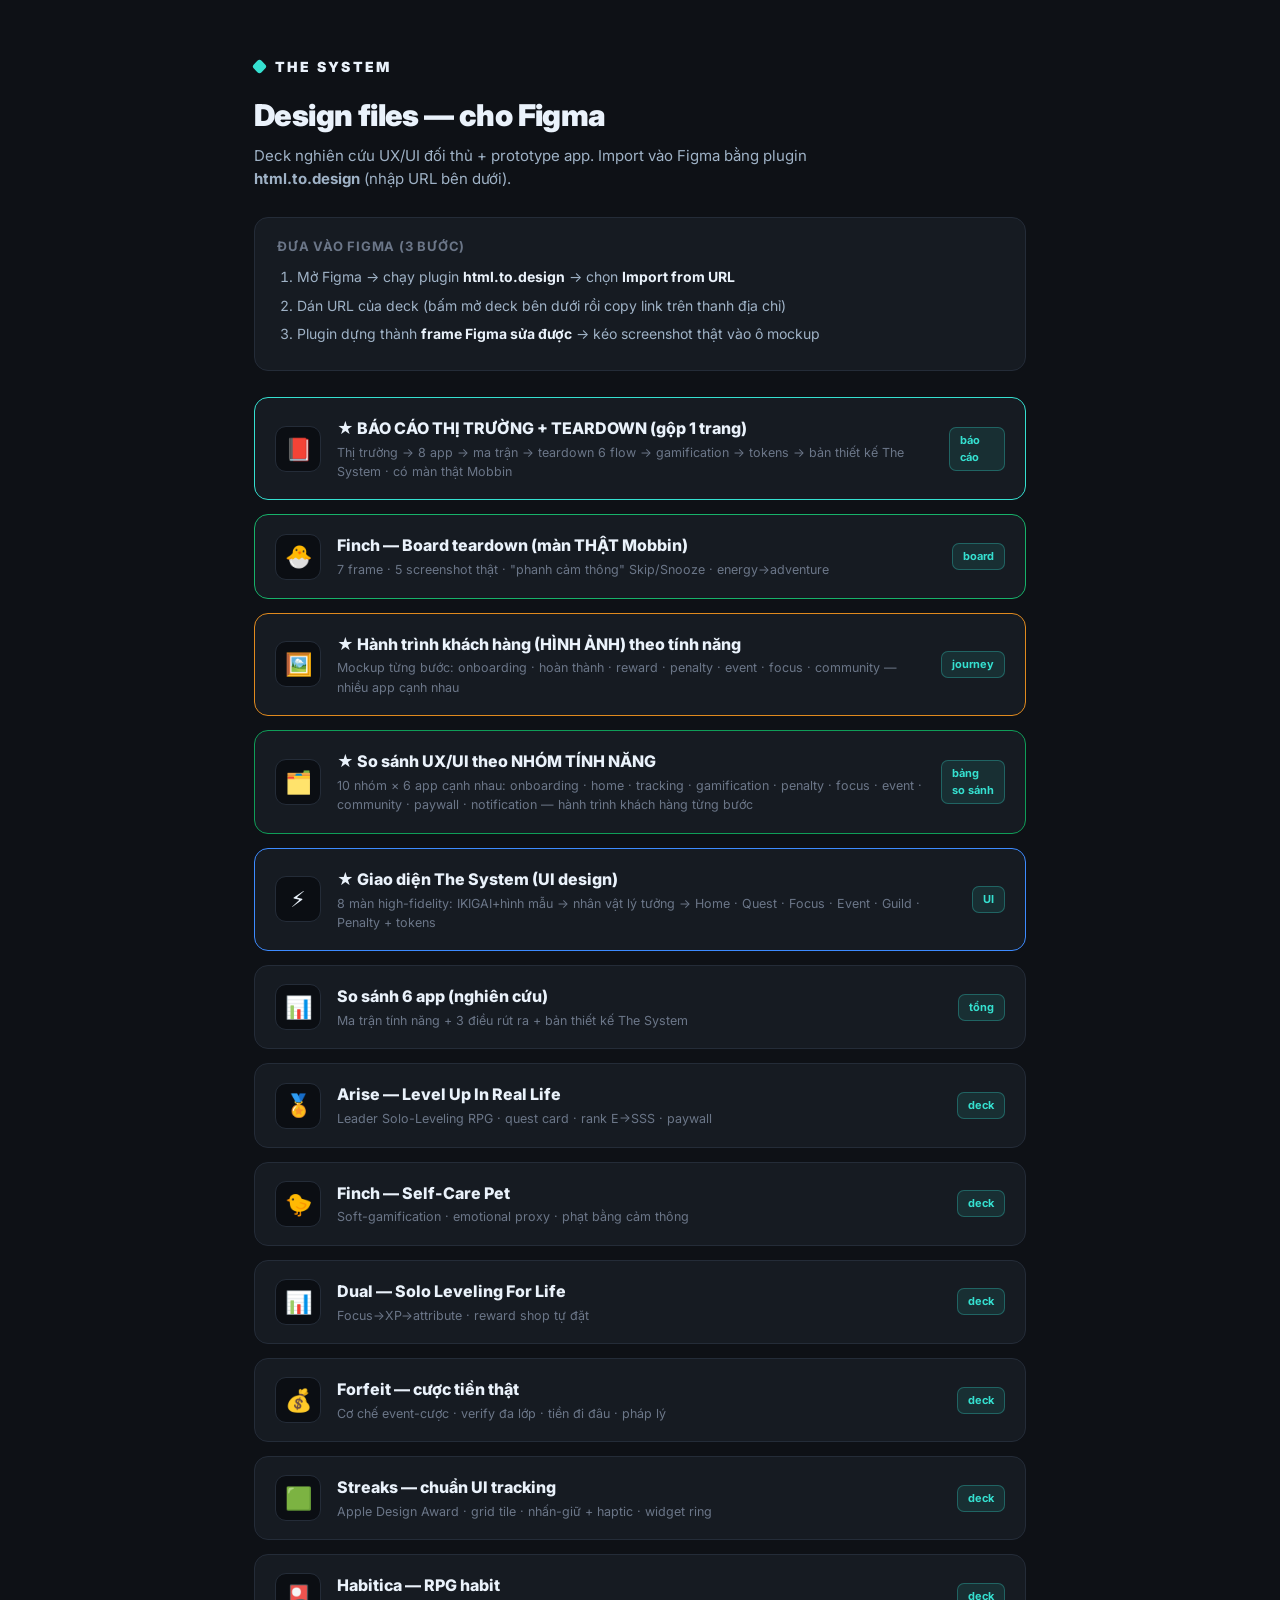
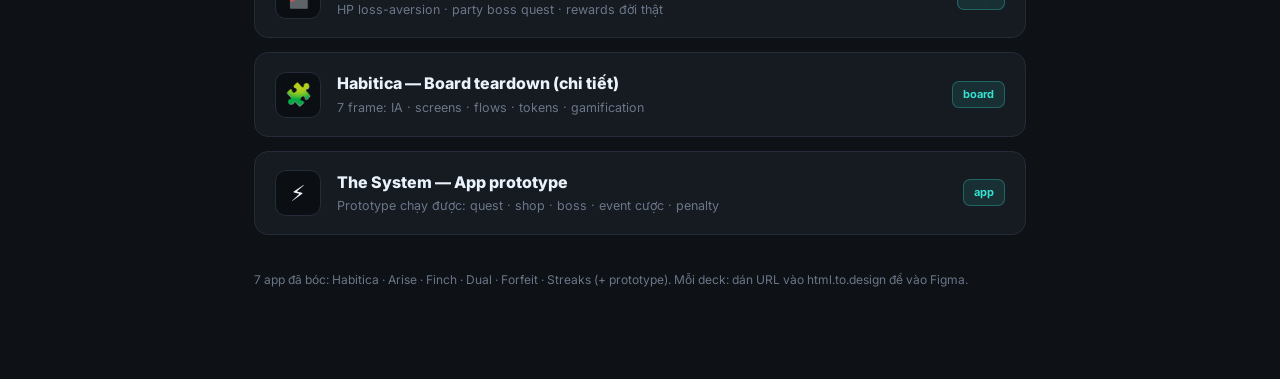
<file: index.html>
<!DOCTYPE html>
<html lang="vi">
<head>
<meta charset="utf-8">
<meta name="viewport" content="width=device-width, initial-scale=1">
<title>THE SYSTEM · Design files</title>
<link href="https://fonts.googleapis.com/css2?family=Inter:wght@400;600;700;800;900&family=JetBrains+Mono:wght@600&display=swap" rel="stylesheet">
<style>
  :root{--bg:#0e1116;--panel:#161b22;--ink:#eaf2fb;--ink2:#9fb2c6;--muted:#6b7688;--line:#242c38;--brand:#5b8cff;--cy:#35e0d0}
  *{box-sizing:border-box}
  body{margin:0;background:var(--bg);color:var(--ink);font-family:'Inter',system-ui,sans-serif;line-height:1.55}
  .wrap{max-width:820px;margin:0 auto;padding:56px 24px 90px}
  .b{font-weight:900;letter-spacing:.16em;font-size:14px;display:flex;align-items:center;gap:10px}
  .dot{width:11px;height:11px;background:var(--cy);border-radius:3px;transform:rotate(45deg)}
  h1{font-size:30px;font-weight:900;margin:14px 0 6px;letter-spacing:-.02em}
  .sub{color:var(--ink2);font-size:15px;max-width:66ch}
  .steps{background:var(--panel);border:1px solid var(--line);border-radius:14px;padding:18px 22px;margin:26px 0}
  .steps h3{font-size:13px;text-transform:uppercase;letter-spacing:.06em;color:var(--muted);margin:0 0 10px}
  .steps ol{margin:0;padding-left:20px;font-size:14px;color:var(--ink2)}
  .steps li{margin:7px 0}
  .steps b{color:var(--ink)}
  .steps code{font-family:'JetBrains Mono',monospace;background:#0b0e13;border:1px solid var(--line);border-radius:6px;padding:1px 6px;font-size:12.5px;color:var(--cy)}
  .grid{display:grid;gap:14px;margin-top:20px}
  a.card{display:flex;align-items:center;gap:16px;background:var(--panel);border:1px solid var(--line);border-radius:14px;padding:18px 20px;text-decoration:none;color:inherit;transition:.15s}
  a.card:hover{border-color:var(--brand);transform:translateY(-1px)}
  .ic{width:46px;height:46px;border-radius:11px;display:grid;place-items:center;font-size:22px;background:#0b0e13;border:1px solid var(--line);flex-shrink:0}
  .t{font-size:16px;font-weight:800}
  .d{font-size:12.5px;color:var(--muted);margin-top:2px}
  .tag{margin-left:auto;font-size:11px;font-weight:700;color:var(--cy);background:rgba(53,224,208,.1);border:1px solid rgba(53,224,208,.3);padding:4px 10px;border-radius:7px}
  .foot{margin-top:36px;color:var(--muted);font-size:12px}
</style>
</head>
<body>
<div class="wrap">
  <div class="b"><span class="dot"></span>THE SYSTEM</div>
  <h1>Design files — cho Figma</h1>
  <div class="sub">Deck nghiên cứu UX/UI đối thủ + prototype app. Import vào Figma bằng plugin <b>html.to.design</b> (nhập URL bên dưới).</div>

  <div class="steps">
    <h3>Đưa vào Figma (3 bước)</h3>
    <ol>
      <li>Mở Figma → chạy plugin <b>html.to.design</b> → chọn <b>Import from URL</b></li>
      <li>Dán URL của deck (bấm mở deck bên dưới rồi copy link trên thanh địa chỉ)</li>
      <li>Plugin dựng thành <b>frame Figma sửa được</b> → kéo screenshot thật vào ô mockup</li>
    </ol>
  </div>

  <div class="grid">
    <a class="card" href="./report.html" style="border-color:#35e0d0">
      <div class="ic">📕</div>
      <div><div class="t">★ BÁO CÁO THỊ TRƯỜNG + TEARDOWN (gộp 1 trang)</div><div class="d">Thị trường → 8 app → ma trận → teardown 6 flow → gamification → tokens → bản thiết kế The System · có màn thật Mobbin</div></div>
      <span class="tag">báo cáo</span>
    </a>
    <a class="card" href="./decks/board-finch.html" style="border-color:#17b26a">
      <div class="ic">🐣</div>
      <div><div class="t">Finch — Board teardown (màn THẬT Mobbin)</div><div class="d">7 frame · 5 screenshot thật · "phanh cảm thông" Skip/Snooze · energy→adventure</div></div>
      <span class="tag">board</span>
    </a>
    <a class="card" href="./decks/journey-visual.html" style="border-color:#e08a1e">
      <div class="ic">🖼️</div>
      <div><div class="t">★ Hành trình khách hàng (HÌNH ẢNH) theo tính năng</div><div class="d">Mockup từng bước: onboarding · hoàn thành · reward · penalty · event · focus · community — nhiều app cạnh nhau</div></div>
      <span class="tag">journey</span>
    </a>
    <a class="card" href="./decks/ux-journey-compare.html" style="border-color:#0f9d58">
      <div class="ic">🗂️</div>
      <div><div class="t">★ So sánh UX/UI theo NHÓM TÍNH NĂNG</div><div class="d">10 nhóm × 6 app cạnh nhau: onboarding · home · tracking · gamification · penalty · focus · event · community · paywall · notification — hành trình khách hàng từng bước</div></div>
      <span class="tag">bảng so sánh</span>
    </a>
    <a class="card" href="./ui/index.html" style="border-color:#3d8bff">
      <div class="ic">⚡</div>
      <div><div class="t">★ Giao diện The System (UI design)</div><div class="d">8 màn high-fidelity: IKIGAI+hình mẫu → nhân vật lý tưởng → Home · Quest · Focus · Event · Guild · Penalty + tokens</div></div>
      <span class="tag">UI</span>
    </a>
    <a class="card" href="./decks/deck-_compare.html">
      <div class="ic">📊</div>
      <div><div class="t">So sánh 6 app (nghiên cứu)</div><div class="d">Ma trận tính năng + 3 điều rút ra + bản thiết kế The System</div></div>
      <span class="tag">tổng</span>
    </a>
    <a class="card" href="./decks/deck-arise.html">
      <div class="ic">🏅</div>
      <div><div class="t">Arise — Level Up In Real Life</div><div class="d">Leader Solo-Leveling RPG · quest card · rank E→SSS · paywall</div></div>
      <span class="tag">deck</span>
    </a>
    <a class="card" href="./decks/deck-finch.html">
      <div class="ic">🐤</div>
      <div><div class="t">Finch — Self-Care Pet</div><div class="d">Soft-gamification · emotional proxy · phạt bằng cảm thông</div></div>
      <span class="tag">deck</span>
    </a>
    <a class="card" href="./decks/deck-dual.html">
      <div class="ic">📊</div>
      <div><div class="t">Dual — Solo Leveling For Life</div><div class="d">Focus→XP→attribute · reward shop tự đặt</div></div>
      <span class="tag">deck</span>
    </a>
    <a class="card" href="./decks/deck-forfeit.html">
      <div class="ic">💰</div>
      <div><div class="t">Forfeit — cược tiền thật</div><div class="d">Cơ chế event-cược · verify đa lớp · tiền đi đâu · pháp lý</div></div>
      <span class="tag">deck</span>
    </a>
    <a class="card" href="./decks/deck-streaks.html">
      <div class="ic">🟩</div>
      <div><div class="t">Streaks — chuẩn UI tracking</div><div class="d">Apple Design Award · grid tile · nhấn-giữ + haptic · widget ring</div></div>
      <span class="tag">deck</span>
    </a>
    <a class="card" href="./decks/deck-habitica.html">
      <div class="ic">🎴</div>
      <div><div class="t">Habitica — RPG habit</div><div class="d">HP loss-aversion · party boss quest · rewards đời thật</div></div>
      <span class="tag">deck</span>
    </a>
    <a class="card" href="./decks/board-habitica.html">
      <div class="ic">🧩</div>
      <div><div class="t">Habitica — Board teardown (chi tiết)</div><div class="d">7 frame: IA · screens · flows · tokens · gamification</div></div>
      <span class="tag">board</span>
    </a>
    <a class="card" href="./app/index.html">
      <div class="ic">⚡</div>
      <div><div class="t">The System — App prototype</div><div class="d">Prototype chạy được: quest · shop · boss · event cược · penalty</div></div>
      <span class="tag">app</span>
    </a>
  </div>

  <div class="foot">7 app đã bóc: Habitica · Arise · Finch · Dual · Forfeit · Streaks (+ prototype). Mỗi deck: dán URL vào html.to.design để vào Figma.</div>
</div>
</body>
</html>
</file>
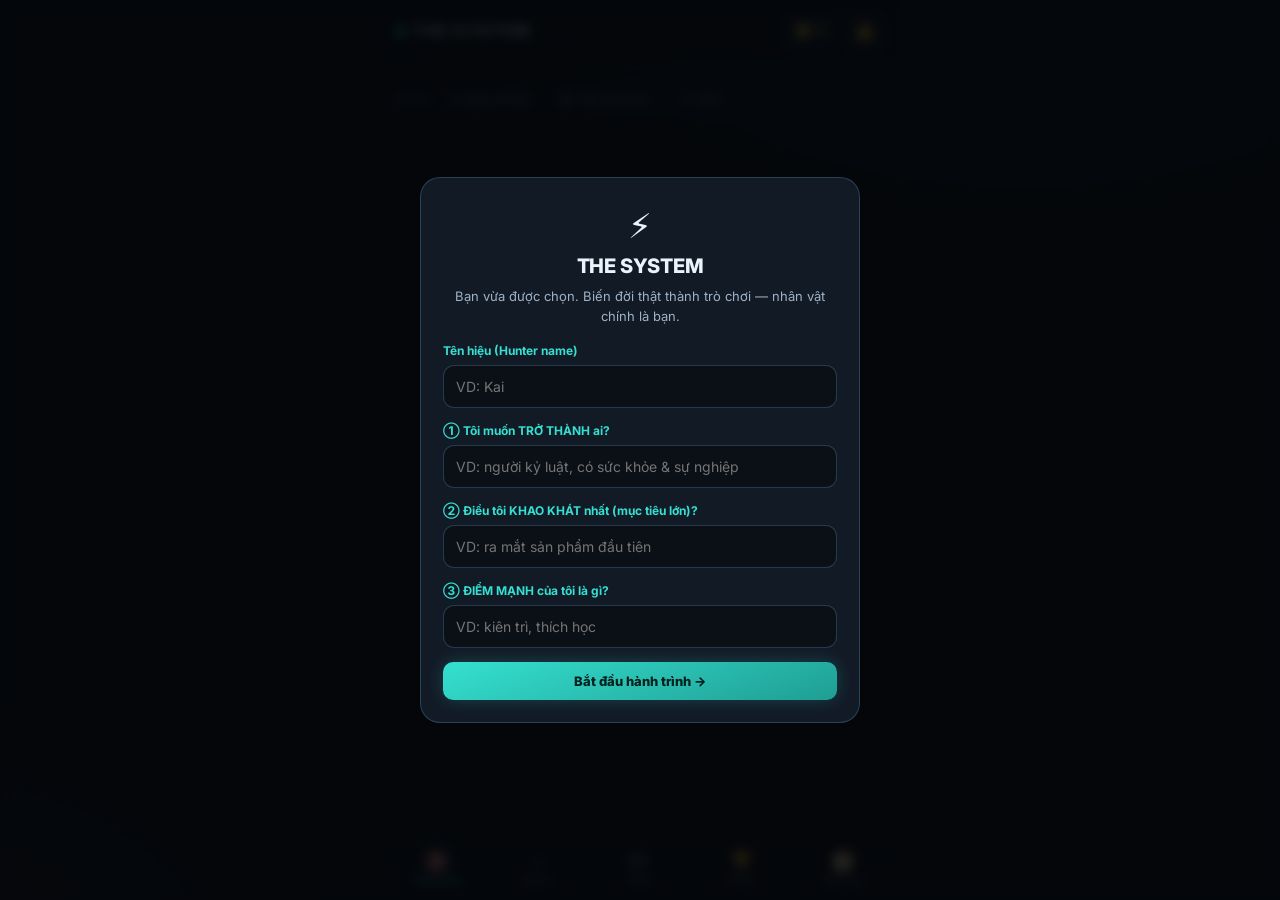
<file: app/index.html>
<!DOCTYPE html>
<html lang="vi">
<head>
<meta charset="utf-8">
<meta name="viewport" content="width=device-width, initial-scale=1, maximum-scale=1">
<title>THE SYSTEM</title>
<link rel="preconnect" href="https://fonts.googleapis.com">
<link rel="preconnect" href="https://fonts.gstatic.com" crossorigin>
<link href="https://fonts.googleapis.com/css2?family=Inter:wght@400;500;600;700;800&family=JetBrains+Mono:wght@500;700&display=swap" rel="stylesheet">
<style>
:root{
  --bg:#070a0f; --bg2:#0b0f16; --panel:rgba(18,26,38,.72); --panel-solid:#121a26;
  --line:rgba(90,150,190,.18); --line-2:rgba(90,150,190,.32);
  --ink:#eaf2fb; --ink-2:#9fb2c6; --muted:#5f7086;
  --cy:#35e0d0; --cy2:#4fd1ff; --gold:#ffd166; --danger:#ff4d5e; --green:#3ddc84; --purp:#9b8cff;
  --glow:0 0 18px rgba(53,224,208,.22);
}
*{box-sizing:border-box;-webkit-tap-highlight-color:transparent}
html,body{margin:0;height:100%}
body{
  background:
    radial-gradient(1000px 600px at 80% -10%,rgba(79,209,255,.10),transparent 60%),
    radial-gradient(800px 500px at -10% 110%,rgba(155,140,255,.10),transparent 60%),
    var(--bg);
  color:var(--ink); font-family:'Inter',system-ui,sans-serif; line-height:1.5;
  -webkit-font-smoothing:antialiased; overflow-x:hidden;
}
.mono{font-family:'JetBrains Mono',monospace;font-variant-numeric:tabular-nums}
button{font-family:inherit;cursor:pointer;border:none;background:none;color:inherit}
h1,h2,h3,h4{margin:0;letter-spacing:-.01em}
::-webkit-scrollbar{width:8px;height:8px}::-webkit-scrollbar-thumb{background:var(--line-2);border-radius:8px}

.app{max-width:520px;margin:0 auto;min-height:100vh;position:relative;padding-bottom:78px}

/* ===== TOP BAR ===== */
.topbar{position:sticky;top:0;z-index:30;display:flex;align-items:center;gap:10px;padding:12px 16px;
  background:linear-gradient(180deg,rgba(7,10,15,.96),rgba(7,10,15,.72));backdrop-filter:blur(12px);border-bottom:1px solid var(--line)}
.brand{font-weight:800;font-size:15px;letter-spacing:.14em;display:flex;align-items:center;gap:8px}
.brand .dot{width:9px;height:9px;border-radius:2px;background:var(--cy);box-shadow:var(--glow);transform:rotate(45deg)}
.tb-spacer{flex:1}
.pill-stat{display:flex;align-items:center;gap:6px;font-size:13px;font-weight:700;padding:5px 10px;border:1px solid var(--line-2);border-radius:9px;background:var(--panel)}
.pill-stat.gold{color:var(--gold)} .pill-stat .ic{font-size:13px}
.bell{position:relative;width:38px;height:38px;border-radius:10px;border:1px solid var(--line-2);background:var(--panel);font-size:16px;display:grid;place-items:center}
.bell .badge{position:absolute;top:-5px;right:-5px;min-width:17px;height:17px;padding:0 4px;border-radius:9px;background:var(--danger);color:#fff;font-size:10px;font-weight:800;display:grid;place-items:center}

/* ===== HERO / CHARACTER ===== */
.hero{margin:16px;border:1px solid var(--line-2);border-radius:18px;overflow:hidden;position:relative;
  background:linear-gradient(160deg,rgba(28,40,56,.9),rgba(11,15,22,.9))}
.hero::before{content:"";position:absolute;inset:0;background:
  radial-gradient(400px 200px at 90% 0%,rgba(53,224,208,.14),transparent 60%);pointer-events:none}
.hero-top{display:flex;gap:14px;padding:18px 18px 12px}
.avatar{width:66px;height:66px;border-radius:16px;flex-shrink:0;display:grid;place-items:center;font-size:30px;font-weight:800;
  background:linear-gradient(160deg,#1c2a3a,#0d141e);border:1px solid var(--line-2);position:relative;box-shadow:var(--glow)}
.rank-badge{position:absolute;bottom:-8px;left:50%;transform:translateX(-50%);font-size:11px;font-weight:800;
  padding:2px 9px;border-radius:7px;background:var(--panel-solid);border:1px solid var(--line-2)}
.hero-id{flex:1;min-width:0}
.hero-id .name{font-size:19px;font-weight:800}
.hero-id .title{font-size:12.5px;color:var(--cy);font-weight:600;margin-top:1px}
.hero-id .lvl{font-size:12px;color:var(--ink-2);margin-top:4px}
.hp-wrap{margin-top:9px}
.bar{height:9px;border-radius:6px;background:rgba(255,255,255,.06);overflow:hidden;position:relative}
.bar > i{position:absolute;left:0;top:0;bottom:0;border-radius:6px;transition:width .5s cubic-bezier(.2,.8,.2,1)}
.bar.hp > i{background:linear-gradient(90deg,#ff5d6c,#ff8a5c)}
.bar.xp > i{background:linear-gradient(90deg,var(--cy),var(--cy2))}
.bar-label{display:flex;justify-content:space-between;font-size:10.5px;color:var(--muted);margin:6px 2px 2px;text-transform:uppercase;letter-spacing:.05em;font-weight:600}

/* stats 4 domain */
.stats4{display:grid;grid-template-columns:repeat(4,1fr);gap:8px;padding:6px 14px 16px}
.stat{background:rgba(10,15,22,.6);border:1px solid var(--line);border-radius:12px;padding:9px 8px;text-align:center}
.stat .ic{font-size:16px}
.stat .v{font-size:16px;font-weight:800;margin-top:2px}
.stat .k{font-size:9.5px;color:var(--muted);text-transform:uppercase;letter-spacing:.04em;margin-top:1px}
.stat.health{--c:#ff6b8a}.stat.wealth{--c:var(--gold)}.stat.career{--c:var(--cy2)}.stat.social{--c:var(--purp)}
.stat .v{color:var(--c)}

/* ===== SECTIONS ===== */
.view{padding:0 16px;animation:fade .25s ease}
@keyframes fade{from{opacity:0;transform:translateY(6px)}to{opacity:1;transform:none}}
.sec-head{display:flex;align-items:center;gap:8px;margin:20px 2px 10px}
.sec-head h3{font-size:15px;font-weight:800}
.sec-head .cnt{font-size:11px;color:var(--muted);font-weight:700}
.sec-head .act{margin-left:auto;font-size:12px;color:var(--cy);font-weight:700}

/* quest card */
.quest{display:flex;align-items:center;gap:12px;background:var(--panel);border:1px solid var(--line);border-radius:14px;padding:12px 13px;margin-bottom:9px;transition:.2s}
.quest:active{transform:scale(.99)}
.quest.done{opacity:.5}
.q-check{width:26px;height:26px;border-radius:8px;border:2px solid var(--line-2);flex-shrink:0;display:grid;place-items:center;font-size:14px;color:transparent;transition:.2s}
.quest.done .q-check{background:var(--green);border-color:var(--green);color:#052; }
.q-body{flex:1;min-width:0}
.q-name{font-size:14px;font-weight:600}
.quest.done .q-name{text-decoration:line-through}
.q-meta{font-size:11px;color:var(--muted);margin-top:2px;display:flex;gap:10px;flex-wrap:wrap}
.q-tag{font-size:10px;font-weight:700;padding:2px 7px;border-radius:6px;border:1px solid var(--line-2);color:var(--ink-2)}
.q-tag.hunt{color:#ff9db0;border-color:rgba(255,107,138,.4)}
.q-tag.train{color:var(--cy2);border-color:rgba(79,209,255,.4)}
.q-tag.gold{color:var(--gold);border-color:rgba(255,209,102,.4)}
.q-rew{font-size:11px;font-weight:700;color:var(--cy);white-space:nowrap;text-align:right}
.q-rew .g{color:var(--gold)}

/* add */
.add-row{display:flex;gap:8px;margin:4px 0 8px}
.add-row input,.add-row select{flex:1;background:var(--panel-solid);border:1px solid var(--line-2);border-radius:10px;padding:11px 12px;color:var(--ink);font-size:13px;outline:none}
.add-row select{flex:0 0 108px}
.btn{background:linear-gradient(160deg,var(--cy),#1f9e93);color:#03211e;font-weight:800;border-radius:10px;padding:11px 15px;font-size:13px;box-shadow:var(--glow)}
.btn.ghost{background:transparent;border:1px solid var(--line-2);color:var(--ink);box-shadow:none}
.btn.gold{background:linear-gradient(160deg,var(--gold),#c99a2e);color:#2a1e00}
.btn.danger{background:linear-gradient(160deg,#ff5d6c,#c22f3d);color:#fff}
.btn.block{width:100%;justify-content:center;display:flex}
.btn:disabled{opacity:.4;pointer-events:none}

/* boss */
.boss{background:linear-gradient(160deg,rgba(60,30,45,.6),rgba(15,10,16,.8));border:1px solid rgba(255,90,120,.3);border-radius:16px;padding:15px;margin-bottom:11px}
.boss .b-top{display:flex;justify-content:space-between;align-items:center}
.boss .b-name{font-size:15px;font-weight:800}
.boss .b-hp{font-size:11px;color:#ff9db0;font-weight:700}
.boss .sub{margin-top:10px}
.subq{display:flex;align-items:center;gap:9px;font-size:12.5px;padding:6px 0;color:var(--ink-2)}
.subq .sc{width:19px;height:19px;border-radius:6px;border:1.5px solid var(--line-2);display:grid;place-items:center;font-size:11px;color:transparent}
.subq.done .sc{background:var(--green);border-color:var(--green);color:#052}
.subq.done{text-decoration:line-through;opacity:.55}

/* shop */
.shop-grid{display:grid;grid-template-columns:1fr 1fr;gap:10px}
.item{background:var(--panel);border:1px solid var(--line);border-radius:14px;padding:14px;text-align:center}
.item .ic{font-size:30px}
.item .nm{font-size:13px;font-weight:700;margin-top:6px}
.item .ds{font-size:10.5px;color:var(--muted);margin:3px 0 9px;min-height:26px}
.item .buy{width:100%;font-size:12px;padding:8px;border-radius:9px;background:var(--panel-solid);border:1px solid var(--line-2);color:var(--gold);font-weight:800}
.item.owned .buy{color:var(--green);border-color:rgba(61,220,132,.4)}

/* event */
.event{border:1px solid var(--line-2);border-radius:18px;overflow:hidden;margin-bottom:14px;background:linear-gradient(160deg,rgba(30,44,62,.7),rgba(11,15,22,.85))}
.ev-head{padding:15px 16px 12px;position:relative}
.ev-head::after{content:"";position:absolute;inset:0;background:radial-gradient(300px 120px at 100% 0,rgba(155,140,255,.16),transparent);pointer-events:none}
.ev-tag{font-size:10px;font-weight:800;letter-spacing:.12em;color:var(--purp);text-transform:uppercase}
.ev-name{font-size:17px;font-weight:800;margin:3px 0}
.ev-desc{font-size:12px;color:var(--ink-2)}
.ev-meta{display:flex;gap:14px;margin-top:11px}
.ev-meta .m{font-size:11px;color:var(--muted)}
.ev-meta .m b{display:block;font-size:15px;color:var(--ink);font-weight:800}
.ev-meta .m .gold{color:var(--gold)}
.ev-body{padding:0 16px 15px}
.ev-prog{margin:6px 0 12px}
.lead{background:rgba(8,12,18,.55);border-top:1px solid var(--line)}
.lead-row{display:flex;align-items:center;gap:10px;padding:9px 16px;font-size:12.5px;border-bottom:1px solid rgba(90,150,190,.08)}
.lead-row:last-child{border-bottom:none}
.lead-row .pos{width:22px;font-weight:800;color:var(--muted);text-align:center}
.lead-row.me{background:rgba(53,224,208,.08)}
.lead-row.me .nm{color:var(--cy);font-weight:700}
.lead-row .nm{flex:1}
.lead-row .pts{font-weight:700;color:var(--ink-2)}
.lead-row.win .pos{color:var(--gold)}

/* goals / ikigai */
.ikigai{background:var(--panel);border:1px solid var(--line);border-radius:16px;padding:16px;margin-bottom:12px}
.ikigai .lb{font-size:10px;text-transform:uppercase;letter-spacing:.08em;color:var(--muted);font-weight:700}
.ikigai .val{font-size:14px;font-weight:600;margin:3px 0 12px}
.ikigai .val:last-child{margin-bottom:0}
.ikigai .val.cy{color:var(--cy)}

/* ===== BOTTOM NAV ===== */
.nav{position:fixed;bottom:0;left:50%;transform:translateX(-50%);width:100%;max-width:520px;z-index:40;
  display:grid;grid-template-columns:repeat(5,1fr);background:linear-gradient(0deg,rgba(7,10,15,.98),rgba(7,10,15,.86));
  backdrop-filter:blur(12px);border-top:1px solid var(--line);padding:8px 6px calc(8px + env(safe-area-inset-bottom))}
.nav button{display:flex;flex-direction:column;align-items:center;gap:3px;padding:6px 2px;color:var(--muted);font-size:10px;font-weight:600;border-radius:10px}
.nav button .ic{font-size:19px;line-height:1}
.nav button.on{color:var(--cy)}
.nav button.on .ic{filter:drop-shadow(0 0 8px rgba(53,224,208,.6))}

/* ===== TOAST ===== */
.toasts{position:fixed;top:64px;left:50%;transform:translateX(-50%);z-index:80;display:flex;flex-direction:column;gap:8px;width:calc(100% - 32px);max-width:488px;pointer-events:none}
.toast{background:var(--panel-solid);border:1px solid var(--line-2);border-radius:12px;padding:11px 14px;font-size:13px;font-weight:600;
  box-shadow:0 10px 30px rgba(0,0,0,.5);animation:tin .3s ease;display:flex;align-items:center;gap:9px}
.toast.good{border-color:rgba(61,220,132,.5)} .toast.gold{border-color:rgba(255,209,102,.5)} .toast.bad{border-color:rgba(255,77,94,.5)}
@keyframes tin{from{opacity:0;transform:translateY(-10px)}to{opacity:1;transform:none}}

/* ===== MODAL / OVERLAY ===== */
.overlay{position:fixed;inset:0;z-index:100;background:rgba(4,6,10,.86);backdrop-filter:blur(6px);display:grid;place-items:center;padding:20px;animation:fade .2s}
.sheet{width:100%;max-width:440px;background:var(--panel-solid);border:1px solid var(--line-2);border-radius:20px;padding:22px;max-height:88vh;overflow:auto}
.sheet h2{font-size:20px;font-weight:800}
.sheet .sub{font-size:13px;color:var(--ink-2);margin:6px 0 16px}
.field{margin-bottom:14px}
.field label{font-size:12px;color:var(--cy);font-weight:700;display:block;margin-bottom:5px}
.field input,.field textarea{width:100%;background:var(--bg2);border:1px solid var(--line-2);border-radius:11px;padding:12px;color:var(--ink);font-size:14px;outline:none;font-family:inherit}
.field textarea{resize:none;min-height:52px}
.penalty-ic{font-size:46px;text-align:center}
.pen-title{text-align:center;font-size:22px;font-weight:800;color:var(--danger);margin:6px 0}
.pen-list{background:var(--bg2);border:1px solid rgba(255,77,94,.3);border-radius:12px;padding:12px 14px;margin:14px 0;font-size:13px}
.pen-list .pl{display:flex;justify-content:space-between;padding:4px 0;color:#ffb3bd}
.notif-item{display:flex;gap:10px;padding:11px 2px;border-bottom:1px solid var(--line);font-size:13px}
.notif-item .ni{font-size:16px}
.notif-item .nt{flex:1}
.notif-item .nm2{color:var(--muted);font-size:11px;margin-top:2px}
.empty{text-align:center;color:var(--muted);font-size:13px;padding:30px 10px}

.devbar{margin:22px 16px 8px;display:flex;gap:8px;align-items:center;font-size:11px;color:var(--muted)}
.devbar button{border:1px dashed var(--line-2);border-radius:8px;padding:6px 10px;font-size:11px;color:var(--ink-2)}
</style>
</head>
<body>
<div class="app" id="app">

  <!-- TOP BAR -->
  <div class="topbar">
    <div class="brand"><span class="dot"></span>THE SYSTEM</div>
    <div class="tb-spacer"></div>
    <div class="pill-stat gold mono"><span class="ic">🪙</span><span id="tb-gold">0</span></div>
    <button class="bell" onclick="openNotif()">🔔<span class="badge" id="notif-badge" style="display:none">0</span></button>
  </div>

  <div id="views"></div>

  <div class="devbar">
    <span>DEMO:</span>
    <button onclick="simulateNextDay()">⏭ Ngày kế tiếp</button>
    <button onclick="advanceEvent()">▲ +tiến độ event</button>
    <button onclick="hardReset()">↺ reset</button>
  </div>

  <!-- BOTTOM NAV -->
  <div class="nav" id="nav">
    <button data-t="home" class="on" onclick="go('home')"><span class="ic">🎯</span>Trang chủ</button>
    <button data-t="quests" onclick="go('quests')"><span class="ic">⚔️</span>Quest</button>
    <button data-t="shop" onclick="go('shop')"><span class="ic">🛒</span>Shop</button>
    <button data-t="events" onclick="go('events')"><span class="ic">🏆</span>Event</button>
    <button data-t="goals" onclick="go('goals')"><span class="ic">🧭</span>Mục tiêu</button>
  </div>
</div>

<div class="toasts" id="toasts"></div>
<div id="modal-root"></div>

<script>
/* ============ STATE ============ */
const KEY='thesystem_v1';
const RANKS=[{m:0,r:'F'},{m:3,r:'E'},{m:6,r:'D'},{m:10,r:'C'},{m:15,r:'B'},{m:22,r:'A'},{m:30,r:'S'}];
const DEFAULT_QUESTS=[
  {name:'Săn quái: 30 phút vận động',type:'hunt',stat:'health',xp:20,gold:15},
  {name:'Rèn luyện: học/đọc 1 giờ',type:'train',stat:'career',xp:25,gold:15},
  {name:'Ngủ trước 12h đêm',type:'train',stat:'health',xp:15,gold:10},
  {name:'Tiết kiệm / không tiêu hoang',type:'gold',stat:'wealth',xp:15,gold:20},
  {name:'Nhắn tin cho 1 người thật',type:'train',stat:'social',xp:15,gold:10},
];
const SHOP=[
  {id:'potion',ic:'🧪',nm:'Bình hồi HP',ds:'Hồi 30 HP tức thì',cost:60,use:'hp'},
  {id:'shield',ic:'🛡️',nm:'Khiên miễn phạt',ds:'Miễn 1 lần phạt bỏ daily',cost:150,use:'shield'},
  {id:'xpboost',ic:'⚡',nm:'Bùa x2 XP',ds:'Nhân đôi XP quest kế tiếp',cost:120,use:'xp2'},
  {id:'skin',ic:'👑',nm:'Vương miện',ds:'Vật phẩm khoe (cosmetic)',cost:300,use:'cos'},
];
const MOCK_LEAD=[
  {nm:'ShadowMonarch',pts:0},{nm:'S-Rank_Kai',pts:0},{nm:'GrindGod',pts:0},
  {nm:'IronWill',pts:0},{nm:'NoDaysOff',pts:0}
];

let S=load();
function load(){
  try{const d=JSON.parse(localStorage.getItem(KEY)); if(d&&d.player) return d;}catch(e){}
  return null;
}
function save(){localStorage.setItem(KEY,JSON.stringify(S))}
function today(){return S.simDay || 1}

/* ============ ONBOARDING (IKIGAI) ============ */
function newState(name,become,desire,strength){
  const title = deriveTitle(strength,become);
  return {
    player:{name:name||'Hunter',title, level:1,xp:0,gold:50,hp:100,maxHp:100,streak:0},
    ikigai:{become,desire,strength, mission:`Trở thành ${become||'phiên bản mạnh nhất của mình'}`},
    stats:{health:10,wealth:10,career:10,social:10},
    quests:DEFAULT_QUESTS.map((q,i)=>({id:'q'+i,...q,done:false})),
    boss:[{id:'b1',name:(desire||'Mục tiêu lớn của tôi'),hp:5,maxHp:5,sub:[
      {n:'Xác định bước đầu tiên',done:false},
      {n:'Làm bước 1 trong tuần này',done:false},
      {n:'Duy trì 7 ngày liên tục',done:false},
      {n:'Vượt mốc giữa chặng',done:false},
      {n:'Hoàn tất mục tiêu',done:false},
    ]}],
    shopOwned:{}, buffs:{xp2:false,shield:0},
    event:makeEvent(),
    notif:[{ic:'✨',t:'Chào mừng tới THE SYSTEM. Nhiệm vụ đầu tiên đang chờ.',day:1}],
    log:{}, simDay:1, lastDailyReset:1
  };
}
function deriveTitle(str,become){
  const s=(str||'').toLowerCase();
  if(/gym|khỏe|thể|body|đẹp/.test(s))return 'The Iron Awakener';
  if(/code|dev|học|study|trí/.test(s))return 'The Knowledge Seeker';
  if(/tiền|money|kinh doanh|business/.test(s))return 'The Fortune Hunter';
  if(/nói|social|bạn|quan hệ/.test(s))return 'The Bonded One';
  return 'The Awakened';
}
function makeEvent(){
  return {
    id:'ev'+(Math.floor((Date.now?0:0))), name:'Thử Thách 7 Ngày · Ngục Kỷ Luật',
    desc:'Hoàn tất 20 điểm tiến độ trước hạn. Ai không xong mất cược — tiền về top bảng.',
    stake:100, pool:100+80*5, deadlineDay:(load()?.simDay||1)+7, target:20, progress:0, joined:false, done:false, failed:false
  };
}

/* ============ RENDER ============ */
let TAB='home';
function go(t){TAB=t;document.querySelectorAll('.nav button').forEach(b=>b.classList.toggle('on',b.dataset.t===t));render()}
function render(){
  if(!S){renderOnboarding();return}
  syncTopbar();
  const V=document.getElementById('views');
  V.innerHTML = TAB==='home'?viewHome():TAB==='quests'?viewQuests():TAB==='shop'?viewShop():TAB==='events'?viewEvents():viewGoals();
}
function syncTopbar(){
  document.getElementById('tb-gold').textContent=S.player.gold;
  const unseen=S.notif.filter(n=>!n.seen).length;
  const b=document.getElementById('notif-badge');
  b.style.display=unseen?'grid':'none'; b.textContent=unseen;
}
function rankOf(lv){let r='F';for(const x of RANKS)if(lv>=x.m)r=x.r;return r}

function heroHTML(){
  const p=S.player, r=rankOf(p.level), need=p.level*100, av=(p.name[0]||'H').toUpperCase();
  const st=S.stats;
  return `<div class="hero">
    <div class="hero-top">
      <div class="avatar">${av}<span class="rank-badge">${r}-RANK</span></div>
      <div class="hero-id">
        <div class="name">${esc(p.name)}</div>
        <div class="title">${esc(p.title)}</div>
        <div class="lvl mono">LV.${p.level} · 🔥 chuỗi ${p.streak} ngày</div>
        <div class="hp-wrap">
          <div class="bar hp"><i style="width:${p.hp/p.maxHp*100}%"></i></div>
          <div class="bar-label"><span>HP</span><span class="mono">${p.hp}/${p.maxHp}</span></div>
          <div class="bar xp"><i style="width:${p.xp/need*100}%"></i></div>
          <div class="bar-label"><span>EXP</span><span class="mono">${p.xp}/${need}</span></div>
        </div>
      </div>
    </div>
    <div class="stats4">
      <div class="stat health"><div class="ic">❤️</div><div class="v mono">${st.health}</div><div class="k">Sức khỏe</div></div>
      <div class="stat wealth"><div class="ic">💰</div><div class="v mono">${st.wealth}</div><div class="k">Tiền bạc</div></div>
      <div class="stat career"><div class="ic">🚀</div><div class="v mono">${st.career}</div><div class="k">Sự nghiệp</div></div>
      <div class="stat social"><div class="ic">🤝</div><div class="v mono">${st.social}</div><div class="k">Quan hệ</div></div>
    </div>
  </div>`;
}

function viewHome(){
  const done=S.quests.filter(q=>q.done).length, tot=S.quests.length;
  const ev=S.event;
  return `<div class="view">
    ${heroHTML()}
    <div class="sec-head"><h3>Nhiệm vụ hôm nay</h3><span class="cnt mono">${done}/${tot}</span>
      <span class="act" onclick="go('quests')">Tất cả →</span></div>
    ${S.quests.slice(0,3).map(questHTML).join('')}
    ${done<tot?`<div style="font-size:12px;color:var(--muted);text-align:center;margin:6px 0 4px">⚠ Bỏ lỡ hôm nay = hình phạt nặng khi sang ngày mới</div>`:
      `<div style="font-size:12.5px;color:var(--green);text-align:center;font-weight:700;margin:6px 0">✓ Đã dọn sạch nhiệm vụ hôm nay. Ngày an toàn.</div>`}
    ${ev&&!ev.failed?`<div class="sec-head"><h3>Event đang diễn ra</h3><span class="act" onclick="go('events')">Vào →</span></div>
      <div class="event"><div class="ev-head"><div class="ev-tag">◆ Event</div><div class="ev-name">${esc(ev.name)}</div>
      <div class="ev-meta"><div class="m">Tiến độ<b class="mono">${ev.progress}/${ev.target}</b></div>
      <div class="m">Còn lại<b class="mono">${Math.max(0,ev.deadlineDay-today())} ngày</b></div>
      <div class="m">Pool<b class="mono gold">🪙${ev.pool}</b></div></div></div></div>`:''}
  </div>`;
}

function questHTML(q){
  const tagcls=q.type==='hunt'?'hunt':q.type==='gold'?'gold':'train';
  const tagtxt=q.type==='hunt'?'Săn quái':q.type==='gold'?'Kiếm coin':'Rèn luyện';
  return `<div class="quest ${q.done?'done':''}" onclick="toggleQuest('${q.id}')">
    <div class="q-check">✓</div>
    <div class="q-body"><div class="q-name">${esc(q.name)}</div>
      <div class="q-meta"><span class="q-tag ${tagcls}">${tagtxt}</span><span>+${statLabel(q.stat)}</span></div></div>
    <div class="q-rew mono">+${q.xp} XP<br><span class="g">+${q.gold}🪙</span></div>
  </div>`;
}
function viewQuests(){
  const done=S.quests.filter(q=>q.done).length;
  return `<div class="view">
    <div class="sec-head" style="margin-top:16px"><h3>Nhiệm vụ hàng ngày</h3><span class="cnt mono">${done}/${S.quests.length}</span></div>
    <div class="add-row">
      <input id="nq" placeholder="Thêm nhiệm vụ của bạn…" onkeydown="if(event.key==='Enter')addQuest()">
      <select id="nqtype"><option value="hunt">Săn quái</option><option value="train">Rèn luyện</option><option value="gold">Kiếm coin</option></select>
      <button class="btn" onclick="addQuest()">+</button>
    </div>
    ${S.quests.map(questHTML).join('')}
    <div class="sec-head"><h3>⚔️ Boss — mục tiêu lớn</h3></div>
    ${S.boss.map(bossHTML).join('')}
  </div>`;
}
function bossHTML(b){
  const done=b.sub.filter(s=>s.done).length;
  return `<div class="boss"><div class="b-top"><div class="b-name">👹 ${esc(b.name)}</div>
    <div class="b-hp mono">HP ${b.maxHp-done}/${b.maxHp}</div></div>
    <div class="bar hp" style="margin-top:8px"><i style="width:${(b.maxHp-done)/b.maxHp*100}%;background:linear-gradient(90deg,#ff5d6c,#ff8a5c)"></i></div>
    <div class="sub">${b.sub.map((s,i)=>`<div class="subq ${s.done?'done':''}" onclick="hitBoss('${b.id}',${i})">
      <div class="sc">✓</div>${esc(s.n)}</div>`).join('')}</div></div>`;
}
function viewShop(){
  return `<div class="view">
    <div class="sec-head" style="margin-top:16px"><h3>Cửa hàng</h3><span class="cnt mono">🪙 ${S.player.gold}</span></div>
    <div style="font-size:12px;color:var(--muted);margin:0 2px 12px">Dùng coin kiếm từ quest để mua vật phẩm.</div>
    <div class="shop-grid">${SHOP.map(it=>{const owned=S.shopOwned[it.id];
      return `<div class="item ${owned?'owned':''}"><div class="ic">${it.ic}</div><div class="nm">${it.nm}</div>
      <div class="ds">${it.ds}</div>
      <button class="buy" onclick="buy('${it.id}')">${owned&&it.use==='cos'?'✓ Đã sở hữu':'🪙 '+it.cost}</button></div>`}).join('')}</div>
  </div>`;
}
function viewEvents(){
  const ev=S.event;
  if(!ev)return `<div class="view"><div class="empty">Chưa có event. Quay lại sau nhé.</div></div>`;
  const lead=eventLeaderboard();
  const daysLeft=Math.max(0,ev.deadlineDay-today());
  return `<div class="view"><div class="event" style="margin-top:16px">
    <div class="ev-head"><div class="ev-tag">◆ Event có cược</div><div class="ev-name">${esc(ev.name)}</div>
      <div class="ev-desc">${esc(ev.desc)}</div>
      <div class="ev-meta">
        <div class="m">Cược<b class="mono gold">🪙${ev.stake}</b></div>
        <div class="m">Pool thưởng<b class="mono gold">🪙${ev.pool}</b></div>
        <div class="m">Hạn<b class="mono">${daysLeft} ngày</b></div>
      </div></div>
    <div class="ev-body">
      <div class="ev-prog"><div class="bar xp"><i style="width:${ev.progress/ev.target*100}%"></i></div>
        <div class="bar-label"><span>Tiến độ của bạn</span><span class="mono">${ev.progress}/${ev.target}</span></div></div>
      ${!ev.joined?`<button class="btn gold block" onclick="joinEvent()">Cược 🪙${ev.stake} & tham gia</button>`:
        ev.done?`<div style="text-align:center;color:var(--green);font-weight:800;font-size:14px;padding:6px">✓ ĐÃ HOÀN THÀNH — bạn giữ cược + chia pool</div>`:
        `<button class="btn block" onclick="advanceEvent()">▲ Ghi nhận tiến độ (+2)</button>
         <div style="font-size:11px;color:var(--muted);text-align:center;margin-top:8px">Hoàn thành sau hạn: không mất cược · Không hoàn thành: mất 🪙${ev.stake} về top</div>`}
    </div>
    <div class="lead">${lead.map((l,i)=>`<div class="lead-row ${l.me?'me':''} ${i===0?'win':''}">
      <div class="pos">${i===0?'👑':i+1}</div><div class="nm">${esc(l.nm)}</div><div class="pts mono">${l.pts} pts</div></div>`).join('')}</div>
  </div>
  <div style="font-size:11px;color:var(--muted);text-align:center;margin:4px 8px">Bản thật: cược bằng tiền thật cần escrow + kiểm tra pháp lý (mô hình StickK/Forfeit).</div>
  </div>`;
}
function eventLeaderboard(){
  const ev=S.event;
  const others=MOCK_LEAD.map((m,i)=>({nm:m.nm,pts:[18,15,12,9,6][i]+(today()-1)*2}));
  const me={nm:S.player.name+' (bạn)',pts:ev.progress,me:true};
  return [...others,me].sort((a,b)=>b.pts-a.pts).slice(0,6);
}
function viewGoals(){
  const ik=S.ikigai;
  return `<div class="view">
    <div class="sec-head" style="margin-top:16px"><h3>🧭 IKIGAI — la bàn của bạn</h3><span class="act" onclick="editIkigai()">Sửa</span></div>
    <div class="ikigai">
      <div class="lb">Tôi muốn trở thành</div><div class="val cy">${esc(ik.become||'—')}</div>
      <div class="lb">Điều tôi khao khát</div><div class="val">${esc(ik.desire||'—')}</div>
      <div class="lb">Điểm mạnh của tôi</div><div class="val">${esc(ik.strength||'—')}</div>
    </div>
    <div class="sec-head"><h3>⚔️ Boss — mục tiêu lớn</h3><span class="act" onclick="go('quests')">Đánh →</span></div>
    ${S.boss.map(bossHTML).join('')}
    <div style="font-size:12px;color:var(--muted);text-align:center;margin:14px 0">Mỗi nhiệm vụ hằng ngày là một bước tiến tới con người bạn muốn trở thành.</div>
  </div>`;
}

/* ============ ACTIONS ============ */
function toggleQuest(id){
  const q=S.quests.find(x=>x.id===id); if(!q)return;
  if(q.done){q.done=false; addXP(-q.xp,true); S.player.gold=Math.max(0,S.player.gold-q.gold); if(S.stats[q.stat])S.stats[q.stat]--;}
  else{
    q.done=true;
    let xp=q.xp; if(S.buffs.xp2){xp*=2;S.buffs.xp2=false;toast('⚡ Bùa x2 XP kích hoạt!','gold');}
    addXP(xp); S.player.gold+=q.gold; S.stats[q.stat]=(S.stats[q.stat]||0)+1;
    toast(`+${xp} XP · +${q.gold}🪙 · ${statLabel(q.stat)} tăng`,'good');
    if(S.quests.every(x=>x.done)){S.player.streak++; pushNotif('🏆','Dọn sạch nhiệm vụ! Chuỗi +1 = '+S.player.streak+' ngày');}
  }
  save();render();
}
function addXP(n,silent){
  const p=S.player; p.xp+=n;
  while(p.xp>=p.level*100){p.xp-=p.level*100;p.level++;p.maxHp+=10;p.hp=p.maxHp;
    if(!silent){toast('⬆ LÊN CẤP! Bây giờ LV.'+p.level+' · '+rankOf(p.level)+'-Rank','gold');pushNotif('⬆','Lên cấp '+p.level+' — '+rankOf(p.level)+'-Rank');}}
  if(p.xp<0)p.xp=0;
}
function addQuest(){
  const i=document.getElementById('nq'),t=document.getElementById('nqtype');
  const v=i.value.trim(); if(!v)return;
  const map={hunt:'health',train:'career',gold:'wealth'};
  S.quests.push({id:'q'+Date.now(),name:v,type:t.value,stat:map[t.value],xp:20,gold:12,done:false});
  save();render();
}
function hitBoss(bid,i){
  const b=S.boss.find(x=>x.id===bid); const s=b.sub[i];
  s.done=!s.done;
  if(s.done){addXP(40);S.player.gold+=30;toast('💥 Trúng boss! +40 XP +30🪙','good');
    if(b.sub.every(x=>x.done)){toast('👹 HẠ GỤC BOSS: '+b.name+'!','gold');pushNotif('👹','Bạn đã hạ boss "'+b.name+'"');}}
  save();render();
}
function buy(id){
  const it=SHOP.find(x=>x.id===id); if(!it)return;
  if(it.use==='cos'&&S.shopOwned[id]){toast('Đã sở hữu','good');return}
  if(S.player.gold<it.cost){toast('Không đủ coin','bad');return}
  S.player.gold-=it.cost;
  if(it.use==='hp'){S.player.hp=Math.min(S.player.maxHp,S.player.hp+30);toast('🧪 Hồi 30 HP','good');}
  else if(it.use==='shield'){S.buffs.shield++;toast('🛡️ +1 Khiên miễn phạt','good');}
  else if(it.use==='xp2'){S.buffs.xp2=true;toast('⚡ Bùa x2 XP sẵn sàng','gold');}
  else{S.shopOwned[id]=true;toast('👑 Đã mua '+it.nm,'gold');}
  save();render();
}
function joinEvent(){
  const ev=S.event; if(S.player.gold<ev.stake){toast('Không đủ coin để cược','bad');return}
  S.player.gold-=ev.stake; ev.joined=true; pushNotif('🏆','Bạn đã cược 🪙'+ev.stake+' vào "'+ev.name+'"');
  toast('Đã tham gia event! Hoàn thành để thắng pool.','gold'); save();render();
}
function advanceEvent(){
  const ev=S.event; if(!ev)return;
  if(!ev.joined){toast('Hãy tham gia event trước','bad');go('events');return}
  if(ev.done)return;
  ev.progress=Math.min(ev.target,ev.progress+2);
  if(ev.progress>=ev.target){ev.done=true; const winnings=Math.round(ev.pool*0.4);
    S.player.gold+=ev.stake+winnings; addXP(120);
    toast('🏆 THẮNG EVENT! +🪙'+(ev.stake+winnings)+' (cược + chia pool)','gold');
    pushNotif('🏆','Thắng event "'+ev.name+'" — nhận 🪙'+(ev.stake+winnings));}
  else toast('▲ Tiến độ event +2 ('+ev.progress+'/'+ev.target+')','good');
  save();render();
}

/* ============ PENALTY ENGINE ============ */
function simulateNextDay(){
  const incomplete=S.quests.filter(q=>!q.done).length;
  const total=S.quests.length;
  // event deadline check
  let evFail=false;
  if(S.event&&S.event.joined&&!S.event.done&&today()+1>S.event.deadlineDay){
    evFail=true; S.event.failed=true;
  }
  if(incomplete>0){
    if(S.buffs.shield>0){S.buffs.shield--; pushNotif('🛡️','Khiên đã chặn hình phạt hôm nay');
      S.simDay++; resetDailies(); toast('🛡️ Khiên chặn phạt!','gold'); save();render(); return;}
    applyPenalty(incomplete,total,evFail);
  } else {
    S.simDay++; resetDailies();
    toast('☀ Ngày mới. Nhiệm vụ đã làm mới.','good'); save();render();
  }
}
function applyPenalty(incomplete,total,evFail){
  const p=S.player;
  const hpLoss=20+incomplete*10;
  const goldLoss=Math.min(p.gold,20+incomplete*15);
  const evLoss=evFail?S.event.stake:0;
  p.hp=Math.max(0,p.hp-hpLoss);
  p.gold=Math.max(0,p.gold-goldLoss-0);
  const brokeStreak=p.streak; p.streak=0;
  // rank/level down risk
  let lvDown=false;
  if(incomplete>=Math.ceil(total*0.6)&&p.level>1){p.level--;p.xp=0;lvDown=true;}
  S.simDay++; resetDailies();
  pushNotif('☠️','HÌNH PHẠT: bỏ '+incomplete+' nhiệm vụ — mất '+hpLoss+' HP, '+goldLoss+'🪙'+(evFail?', mất cược event':''));
  save();
  showPenaltyModal({hpLoss,goldLoss,brokeStreak,lvDown,evLoss,incomplete});
}
function resetDailies(){S.quests.forEach(q=>q.done=false);S.lastDailyReset=S.simDay;}

function showPenaltyModal(d){
  const m=document.getElementById('modal-root');
  m.innerHTML=`<div class="overlay"><div class="sheet" style="border-color:rgba(255,77,94,.5);box-shadow:0 0 50px rgba(255,77,94,.25)">
    <div class="penalty-ic">☠️</div><div class="pen-title">HÌNH PHẠT</div>
    <div style="text-align:center;font-size:13px;color:var(--ink-2)">Bạn bỏ <b style="color:var(--danger)">${d.incomplete}</b> nhiệm vụ hôm qua. The System không tha thứ.</div>
    <div class="pen-list">
      <div class="pl"><span>❤️ Mất HP</span><b class="mono">−${d.hpLoss}</b></div>
      <div class="pl"><span>🪙 Mất Coin</span><b class="mono">−${d.goldLoss}</b></div>
      <div class="pl"><span>🔥 Chuỗi bị phá</span><b class="mono">${d.brokeStreak} → 0</b></div>
      ${d.lvDown?`<div class="pl"><span>⬇ Tụt cấp</span><b class="mono">LV −1</b></div>`:''}
      ${d.evLoss?`<div class="pl"><span>🏆 Mất cược event</span><b class="mono">−${d.evLoss}</b></div>`:''}
    </div>
    <div style="font-size:12px;color:var(--muted);text-align:center;margin-bottom:14px">Bản thật: hình phạt có thể là mất tiền cược thật, gửi tin "thất bại" tới người giám sát bạn chọn, hoặc quyên tiền cho tổ chức bạn ghét.</div>
    <button class="btn danger block" onclick="closeModal()">Tôi chấp nhận. Đứng dậy.</button>
  </div></div>`;
  render();
}

/* ============ NOTIF ============ */
function pushNotif(ic,t){S.notif.unshift({ic,t,day:today(),seen:false});save();syncTopbar&&syncTopbar()}
function openNotif(){
  S.notif.forEach(n=>n.seen=true);save();syncTopbar();
  const m=document.getElementById('modal-root');
  m.innerHTML=`<div class="overlay" onclick="if(event.target===this)closeModal()"><div class="sheet">
    <h2>🔔 Thông báo</h2><div class="sub">Mọi diễn biến gom về một chỗ.</div>
    ${S.notif.length?S.notif.slice(0,30).map(n=>`<div class="notif-item"><div class="ni">${n.ic}</div>
      <div class="nt">${esc(n.t)}<div class="nm2">Ngày ${n.day}</div></div></div>`).join(''):'<div class="empty">Chưa có gì.</div>'}
    <button class="btn ghost block" style="margin-top:16px" onclick="closeModal()">Đóng</button>
  </div></div>`;
}
function editIkigai(){
  const ik=S.ikigai;
  const m=document.getElementById('modal-root');
  m.innerHTML=`<div class="overlay" onclick="if(event.target===this)closeModal()"><div class="sheet">
    <h2>🧭 IKIGAI</h2><div class="sub">La bàn định hướng mọi nhiệm vụ.</div>
    <div class="field"><label>Tôi muốn trở thành</label><input id="ik-b" value="${esc(ik.become||'')}"></div>
    <div class="field"><label>Điều tôi khao khát (mục tiêu lớn)</label><input id="ik-d" value="${esc(ik.desire||'')}"></div>
    <div class="field"><label>Điểm mạnh của tôi</label><input id="ik-s" value="${esc(ik.strength||'')}"></div>
    <button class="btn block" onclick="saveIkigai()">Lưu</button>
  </div></div>`;
}
function saveIkigai(){
  S.ikigai.become=val('ik-b');S.ikigai.desire=val('ik-d');S.ikigai.strength=val('ik-s');
  S.player.title=deriveTitle(S.ikigai.strength,S.ikigai.become);
  if(S.boss[0])S.boss[0].name=S.ikigai.desire||S.boss[0].name;
  save();closeModal();toast('Đã cập nhật IKIGAI','good');
}
function closeModal(){document.getElementById('modal-root').innerHTML='';render()}

/* ============ ONBOARDING ============ */
function renderOnboarding(){
  document.getElementById('views').innerHTML='';
  const m=document.getElementById('modal-root');
  m.innerHTML=`<div class="overlay"><div class="sheet">
    <div style="text-align:center;font-size:34px">⚡</div>
    <h2 style="text-align:center">THE SYSTEM</h2>
    <div class="sub" style="text-align:center">Bạn vừa được chọn. Biến đời thật thành trò chơi — nhân vật chính là bạn.</div>
    <div class="field"><label>Tên hiệu (Hunter name)</label><input id="on-name" placeholder="VD: Kai"></div>
    <div class="field"><label>① Tôi muốn TRỞ THÀNH ai?</label><input id="on-become" placeholder="VD: người kỷ luật, có sức khỏe & sự nghiệp"></div>
    <div class="field"><label>② Điều tôi KHAO KHÁT nhất (mục tiêu lớn)?</label><input id="on-desire" placeholder="VD: ra mắt sản phẩm đầu tiên"></div>
    <div class="field"><label>③ ĐIỂM MẠNH của tôi là gì?</label><input id="on-strength" placeholder="VD: kiên trì, thích học"></div>
    <button class="btn block" onclick="startGame()">Bắt đầu hành trình →</button>
  </div></div>`;
}
function startGame(){
  const name=val('on-name')||'Hunter';
  S=newState(name,val('on-become'),val('on-desire'),val('on-strength'));
  S.event.deadlineDay=S.simDay+7;
  save();closeModal();TAB='home';go('home');
  toast('Chào mừng, '+name+'. Nhiệm vụ đầu tiên đang chờ.','gold');
}

/* ============ UTIL ============ */
function statLabel(s){return {health:'Sức khỏe',wealth:'Tiền bạc',career:'Sự nghiệp',social:'Quan hệ'}[s]||s}
function val(id){const e=document.getElementById(id);return e?e.value.trim():''}
function esc(s){return (s==null?'':''+s).replace(/[&<>"]/g,c=>({'&':'&amp;','<':'&lt;','>':'&gt;','"':'&quot;'}[c]))}
function toast(msg,kind){
  const t=document.createElement('div');t.className='toast '+(kind||'');
  const ic=kind==='gold'?'✨':kind==='bad'?'⚠️':kind==='good'?'✅':'ℹ️';
  t.innerHTML=`<span>${ic}</span><span>${esc(msg)}</span>`;
  document.getElementById('toasts').appendChild(t);
  setTimeout(()=>{t.style.opacity='0';t.style.transition='opacity .4s';setTimeout(()=>t.remove(),400)},2600);
}
function hardReset(){if(confirm('Xoá toàn bộ tiến trình?')){localStorage.removeItem(KEY);S=null;render()}}

/* ============ BOOT ============ */
render();
</script>
</body>
</html>
</file>
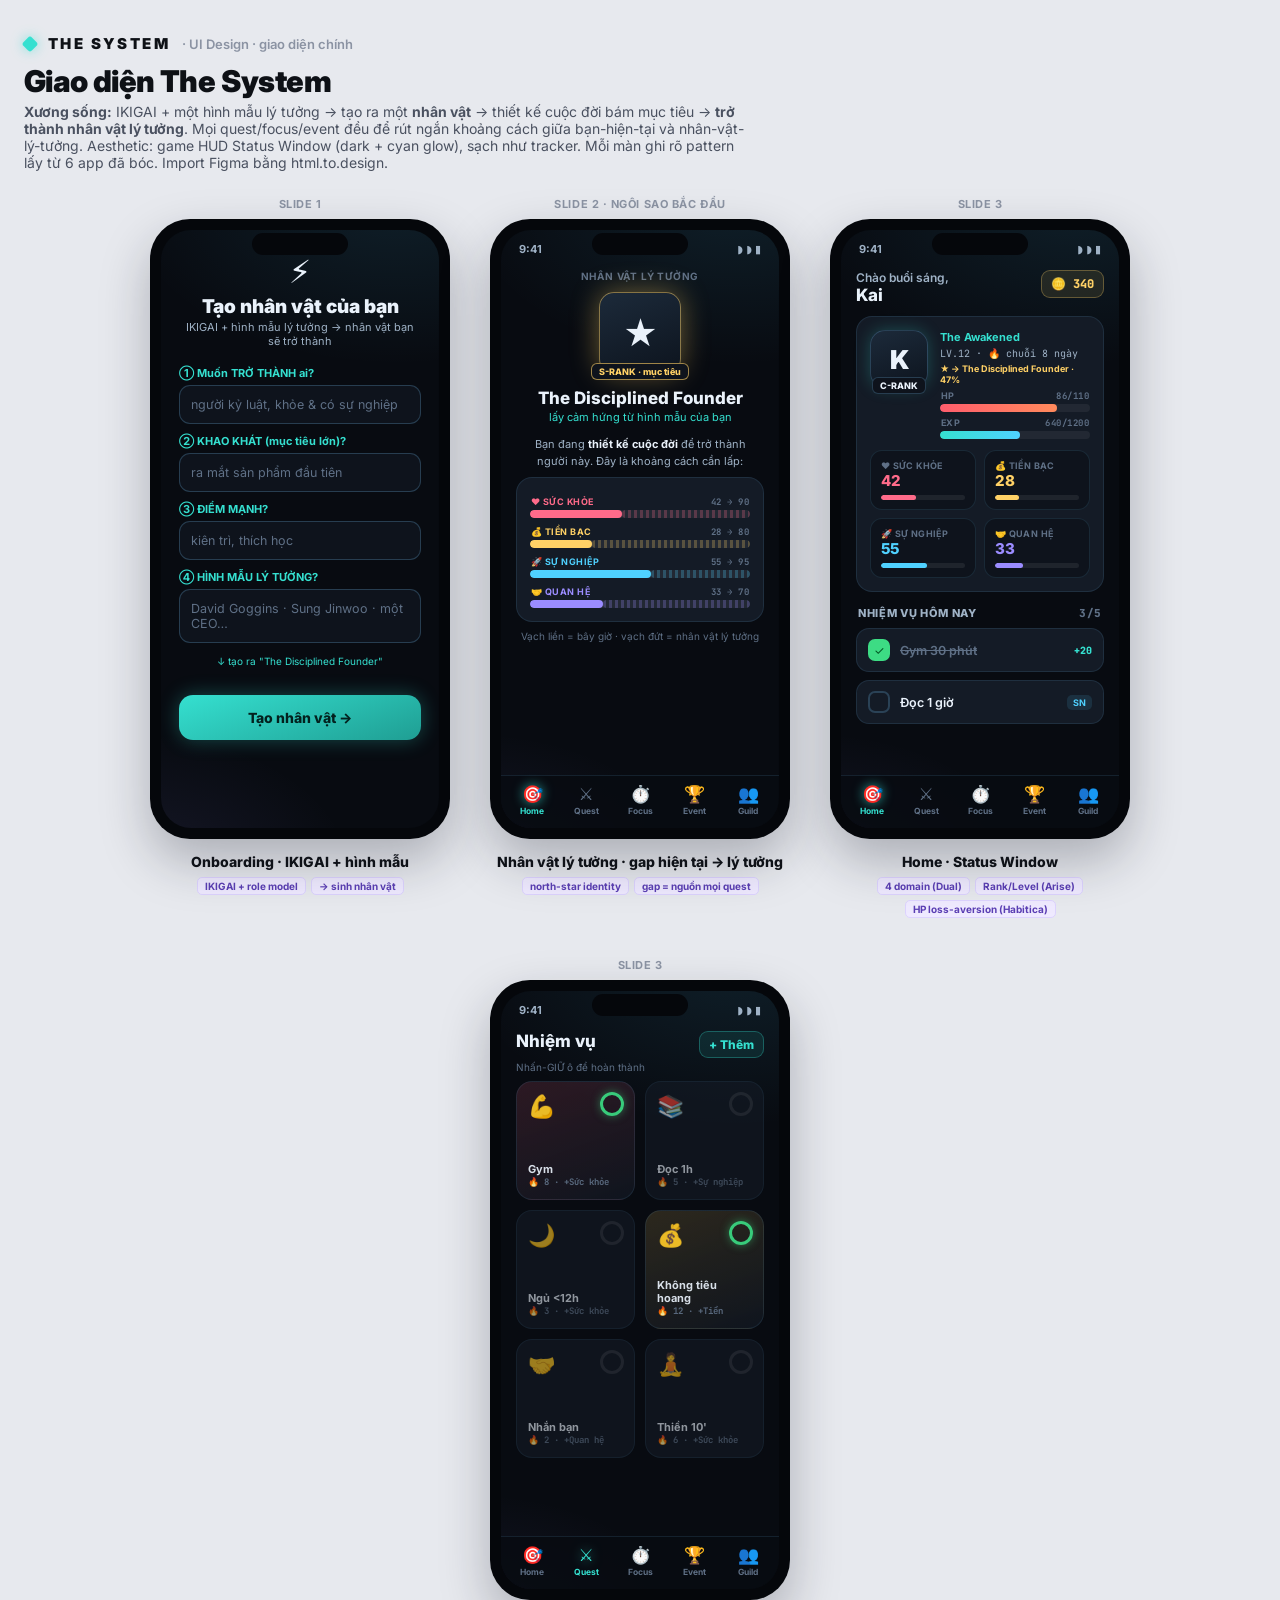
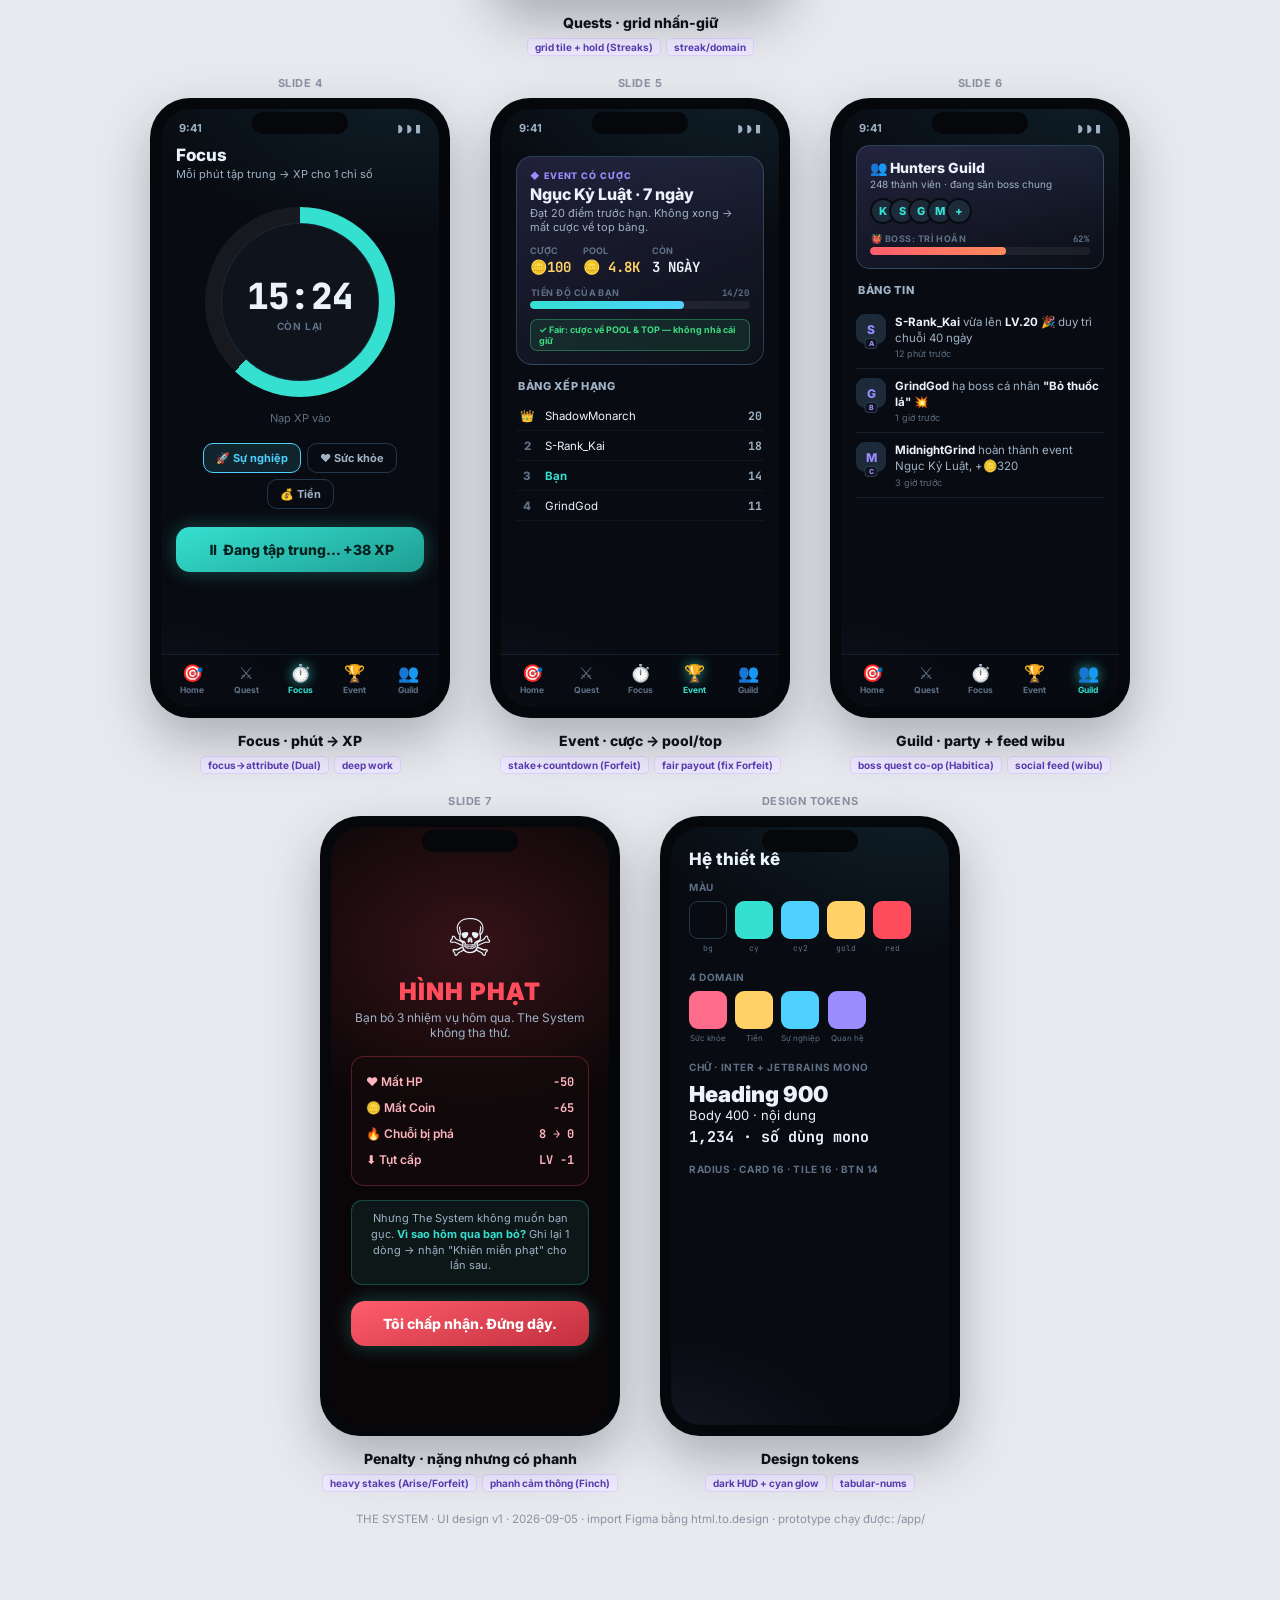
<file: ui/index.html>
<!DOCTYPE html>
<html lang="vi"><head><meta charset="utf-8"><meta name="viewport" content="width=device-width, initial-scale=1">
<title>THE SYSTEM · UI Design</title>
<link href="https://fonts.googleapis.com/css2?family=Inter:wght@400;500;600;700;800;900&family=JetBrains+Mono:wght@600;700&display=swap" rel="stylesheet">
<style>
:root{--cv:#e7e9ee;--ink:#0e1116;--muted:#8b93a3;--brand:#5b3fb4;
  /* app tokens */
  --bg:#080b11;--bg2:#0e131c;--panel:#141b26;--line:rgba(90,150,190,.16);--line2:rgba(90,150,190,.32);
  --aink:#eaf2fb;--aink2:#9fb2c6;--amuted:#5f7086;--cy:#35e0d0;--cy2:#4fd1ff;--gold:#ffd166;--red:#ff4d5e;--green:#3ddc84;--purp:#9b8cff;
  --health:#ff6b8a;--wealth:#ffd166;--career:#4fd1ff;--social:#9b8cff}
*{box-sizing:border-box}
body{margin:0;background:var(--cv);color:var(--ink);font-family:'Inter',system-ui,sans-serif;-webkit-font-smoothing:antialiased}
.mono{font-family:'JetBrains Mono',monospace;font-variant-numeric:tabular-nums}
.wrap{padding:34px 24px 80px;max-width:1400px;margin:0 auto}
.head{display:flex;align-items:center;gap:12px;flex-wrap:wrap;margin-bottom:6px}
.dot{width:12px;height:12px;background:var(--cy);border-radius:3px;transform:rotate(45deg);box-shadow:0 0 12px rgba(53,224,208,.6)}
.head .b{font-weight:900;letter-spacing:.16em;font-size:15px}
.head .sub{color:var(--muted);font-size:13px;font-weight:600}
h1{font-size:30px;font-weight:900;letter-spacing:-.02em;margin:10px 0 4px}
.intro{color:#4a5160;font-size:14px;max-width:80ch;margin-bottom:26px}
.row{display:flex;gap:40px;flex-wrap:wrap;justify-content:center;margin-bottom:20px}
.cell{width:300px}
.cap{text-align:center;font-weight:800;font-size:14px;margin-top:14px}
.pats{display:flex;flex-wrap:wrap;gap:5px;justify-content:center;margin-top:7px}
.pat{font-size:10px;font-weight:700;color:var(--brand);background:#efeaff;border:1px solid #ddd3ff;padding:2px 7px;border-radius:5px}
.frameno{text-align:center;font-size:11px;color:var(--muted);font-weight:700;letter-spacing:.05em;margin-bottom:8px}

/* device */
.device{width:300px;height:620px;border-radius:40px;background:#05070b;padding:11px;box-shadow:0 22px 50px rgba(20,26,40,.28);position:relative}
.app{width:100%;height:100%;border-radius:30px;overflow:hidden;position:relative;background:
  radial-gradient(500px 300px at 85% -5%,rgba(79,209,255,.10),transparent 55%),
  radial-gradient(400px 260px at -10% 108%,rgba(155,140,255,.10),transparent 55%),var(--bg);
  color:var(--aink);display:flex;flex-direction:column}
.notch{position:absolute;top:14px;left:50%;transform:translateX(-50%);width:96px;height:22px;background:#05070b;border-radius:12px;z-index:20}
.statusbar{display:flex;justify-content:space-between;align-items:center;padding:12px 18px 4px;font-size:11px;font-weight:700;color:var(--aink2)}
.scr{flex:1;overflow:hidden;padding:6px 15px 0;position:relative}
.tabbar{display:grid;grid-template-columns:repeat(5,1fr);border-top:1px solid var(--line);padding:8px 4px 12px;background:rgba(8,11,17,.85)}
.tabbar .t{display:flex;flex-direction:column;align-items:center;gap:2px;font-size:8.5px;font-weight:700;color:var(--amuted)}
.tabbar .t .i{font-size:17px}
.tabbar .t.on{color:var(--cy)}
.tabbar .t.on .i{filter:drop-shadow(0 0 6px rgba(53,224,208,.7))}

/* generic app bits */
.h-greet{font-size:12px;color:var(--aink2);font-weight:600}
.h-name{font-size:17px;font-weight:800}
.toprow{display:flex;justify-content:space-between;align-items:flex-start;padding-top:4px}
.coin{font-size:12px;font-weight:800;color:var(--gold);background:rgba(255,209,102,.1);border:1px solid rgba(255,209,102,.3);padding:5px 9px;border-radius:9px}
.card{background:var(--panel);border:1px solid var(--line);border-radius:16px;padding:13px;margin-top:11px}
.bar{height:8px;border-radius:5px;background:rgba(255,255,255,.06);overflow:hidden;position:relative}
.bar>i{position:absolute;left:0;top:0;bottom:0;border-radius:5px}
.blabel{display:flex;justify-content:space-between;font-size:9px;color:var(--amuted);text-transform:uppercase;letter-spacing:.05em;font-weight:700;margin:5px 1px 2px}

/* character */
.charhead{display:flex;gap:12px}
.avatar{width:58px;height:58px;border-radius:15px;flex-shrink:0;display:grid;place-items:center;font-size:26px;font-weight:900;
  background:linear-gradient(160deg,#1c2a3a,#0d141e);border:1px solid var(--line2);position:relative;box-shadow:0 0 16px rgba(53,224,208,.25)}
.rankbadge{position:absolute;bottom:-7px;left:50%;transform:translateX(-50%);font-size:9px;font-weight:800;padding:2px 7px;border-radius:6px;background:#0e131c;border:1px solid var(--line2);white-space:nowrap}
.title{font-size:11px;color:var(--cy);font-weight:700}
.lvl{font-size:10px;color:var(--aink2);margin-top:3px}
.stats4{display:grid;grid-template-columns:1fr 1fr;gap:8px;margin-top:11px}
.stat{background:rgba(10,15,22,.6);border:1px solid var(--line);border-radius:12px;padding:9px 10px}
.stat .k{font-size:9px;color:var(--amuted);text-transform:uppercase;letter-spacing:.04em;font-weight:700}
.stat .v{font-size:15px;font-weight:800}
.stat .mini{height:5px;border-radius:3px;background:rgba(255,255,255,.07);margin-top:5px;overflow:hidden;position:relative}
.stat .mini>i{position:absolute;left:0;top:0;bottom:0;border-radius:3px}

/* quest */
.sectlabel{font-size:11px;font-weight:800;color:var(--aink2);text-transform:uppercase;letter-spacing:.06em;margin:14px 2px 8px;display:flex;justify-content:space-between}
.sectlabel .c{color:var(--amuted)}
.quest{display:flex;align-items:center;gap:10px;background:var(--panel);border:1px solid var(--line);border-radius:13px;padding:10px 11px;margin-bottom:8px}
.qc{width:22px;height:22px;border-radius:7px;border:2px solid var(--line2);flex-shrink:0;display:grid;place-items:center;font-size:12px;color:transparent}
.quest.done .qc{background:var(--green);border-color:var(--green);color:#052}
.qn{font-size:12.5px;font-weight:600;flex:1}
.quest.done .qn{text-decoration:line-through;color:var(--amuted)}
.qtag{font-size:9px;font-weight:700;padding:2px 6px;border-radius:5px}
.qrew{font-size:10px;font-weight:800;color:var(--cy);white-space:nowrap}

/* quest grid */
.qgrid{display:grid;grid-template-columns:1fr 1fr;gap:10px;margin-top:8px}
.tile{aspect-ratio:1;border-radius:16px;padding:11px;position:relative;display:flex;flex-direction:column;justify-content:space-between;border:1px solid var(--line)}
.tile .ti{font-size:22px}
.tile .tn{font-size:11px;font-weight:700;line-height:1.2}
.tile .ts{font-size:9px;color:var(--amuted);font-weight:700}
.ring{position:absolute;top:10px;right:10px;width:24px;height:24px;border-radius:50%;border:3px solid rgba(255,255,255,.12)}
.ring.full{border-color:var(--green);box-shadow:0 0 8px rgba(61,220,132,.5)}
.tile.done{opacity:.92}
.tile.matte{opacity:.6}

/* focus */
.timerwrap{display:grid;place-items:center;margin-top:26px}
.timer{width:190px;height:190px;border-radius:50%;display:grid;place-items:center;position:relative;
  background:conic-gradient(var(--cy) 62%,rgba(255,255,255,.06) 0);}
.timer .inner{width:158px;height:158px;border-radius:50%;background:var(--bg2);display:grid;place-items:center;flex-direction:column;text-align:center;border:1px solid var(--line)}
.timer .tt{font-size:36px;font-weight:800;letter-spacing:-.02em}
.timer .tl{font-size:10px;color:var(--amuted);text-transform:uppercase;letter-spacing:.08em;font-weight:700}
.domchips{display:flex;gap:6px;justify-content:center;flex-wrap:wrap;margin-top:18px}
.domchip{font-size:11px;font-weight:700;padding:7px 12px;border-radius:10px;border:1px solid var(--line2);color:var(--aink2)}
.domchip.on{background:rgba(79,209,255,.12);border-color:var(--career);color:var(--career)}
.bigbtn{margin-top:18px;width:100%;padding:14px;border-radius:14px;font-size:14px;font-weight:800;text-align:center;
  background:linear-gradient(160deg,var(--cy),#1f9e93);color:#03211e;box-shadow:0 0 20px rgba(53,224,208,.3)}
.bigbtn.gold{background:linear-gradient(160deg,var(--gold),#c99a2e);color:#2a1e00}
.bigbtn.red{background:linear-gradient(160deg,#ff5d6c,#c22f3d);color:#fff}

/* event */
.evtag{font-size:9px;font-weight:800;letter-spacing:.1em;color:var(--purp);text-transform:uppercase}
.evname{font-size:16px;font-weight:800;margin:3px 0 2px}
.evdesc{font-size:11px;color:var(--aink2)}
.evmeta{display:flex;gap:12px;margin-top:11px}
.evmeta .m{font-size:9px;color:var(--amuted);text-transform:uppercase;font-weight:700}
.evmeta .m b{display:block;font-size:14px;color:var(--aink);margin-top:2px}
.evmeta .m .g{color:var(--gold)}
.fairbadge{font-size:9px;font-weight:700;color:var(--green);background:rgba(61,220,132,.1);border:1px solid rgba(61,220,132,.35);padding:4px 8px;border-radius:7px;margin-top:10px;display:inline-block}
.lead{margin-top:6px}
.lrow{display:flex;align-items:center;gap:9px;padding:7px 2px;font-size:11.5px;border-bottom:1px solid rgba(90,150,190,.08)}
.lrow .pos{width:18px;font-weight:800;color:var(--amuted);text-align:center}
.lrow.me{color:var(--cy);font-weight:700}
.lrow .nm{flex:1}
.lrow .pts{font-weight:700;color:var(--aink2)}
.lrow.win .pos{color:var(--gold)}

/* guild */
.gbanner{border-radius:14px;padding:13px;background:linear-gradient(160deg,rgba(155,140,255,.18),rgba(14,19,28,.6));border:1px solid var(--line2)}
.avstack{display:flex;margin-top:8px}
.avstack span{width:26px;height:26px;border-radius:50%;background:#1c2a3a;border:2px solid var(--bg);display:grid;place-items:center;font-size:11px;font-weight:800;margin-left:-7px;color:var(--cy)}
.avstack span:first-child{margin-left:0}
.feed{margin-top:6px}
.post{display:flex;gap:9px;padding:9px 0;border-bottom:1px solid var(--line)}
.pav{width:30px;height:30px;border-radius:9px;background:#1c2a3a;display:grid;place-items:center;font-size:12px;font-weight:800;color:var(--purp);flex-shrink:0;position:relative}
.pav .rk{position:absolute;bottom:-5px;left:50%;transform:translateX(-50%);font-size:7px;font-weight:800;background:#0e131c;border:1px solid var(--line2);border-radius:4px;padding:0 3px}
.ptxt{font-size:11.5px;color:var(--aink2);line-height:1.4}
.ptxt b{color:var(--aink)}
.ptime{font-size:9px;color:var(--amuted);margin-top:2px}

/* penalty overlay */
.penalty .app{background:radial-gradient(400px 300px at 50% 20%,rgba(255,77,94,.18),transparent 60%),#0a0608}
.penbody{padding:30px 20px;text-align:center;display:flex;flex-direction:column;height:100%;justify-content:center}
.penic{font-size:52px}
.pentitle{font-size:24px;font-weight:900;color:var(--red);letter-spacing:.04em;margin:8px 0 4px}
.pensub{font-size:12px;color:var(--aink2);margin-bottom:16px}
.penlist{background:rgba(20,10,12,.6);border:1px solid rgba(255,77,94,.3);border-radius:13px;padding:12px 14px;text-align:left}
.penrow{display:flex;justify-content:space-between;padding:5px 0;font-size:12px;color:#ffb3bd;font-weight:600}
.pencare{font-size:11px;color:var(--aink2);background:rgba(53,224,208,.08);border:1px solid rgba(53,224,208,.25);border-radius:11px;padding:10px 12px;margin-top:14px;line-height:1.45}
.pencare b{color:var(--cy)}

/* onboarding */
.onb{padding:26px 20px;display:flex;flex-direction:column;height:100%}
.onb .logo{font-size:40px;text-align:center}
.onb h2{font-size:22px;font-weight:900;text-align:center;margin:4px 0 2px}
.onb .tag{font-size:11px;color:var(--aink2);text-align:center;margin-bottom:18px}
.field{margin-bottom:13px}
.field label{font-size:11px;color:var(--cy);font-weight:700;display:block;margin-bottom:5px}
.inp{width:100%;background:var(--bg2);border:1px solid var(--line2);border-radius:11px;padding:11px;color:var(--aink);font-size:12.5px}
.inp.ph{color:var(--amuted)}

@media(max-width:680px){.device{width:280px;height:580px}.cell{width:280px}}
</style></head>
<body>
<div class="wrap">
  <div class="head"><span class="dot"></span><span class="b">THE SYSTEM</span><span class="sub">· UI Design · giao diện chính</span></div>
  <h1>Giao diện The System</h1>
  <div class="intro"><b>Xương sống:</b> IKIGAI + một hình mẫu lý tưởng → tạo ra một <b>nhân vật</b> → thiết kế cuộc đời bám mục tiêu → <b>trở thành nhân vật lý tưởng</b>. Mọi quest/focus/event đều để rút ngắn khoảng cách giữa bạn-hiện-tại và nhân-vật-lý-tưởng. Aesthetic: game HUD Status Window (dark + cyan glow), sạch như tracker. Mỗi màn ghi rõ pattern lấy từ 6 app đã bóc. Import Figma bằng html.to.design.</div>

  <div class="row">
    <!-- 1 · ONBOARDING -->
    <div class="cell">
      <div class="frameno">SLIDE 1</div>
      <div class="device"><div class="notch"></div><div class="app"><div class="onb" style="padding:22px 18px">
        <div class="logo" style="font-size:32px">⚡</div><h2 style="font-size:19px">Tạo nhân vật của bạn</h2><div class="tag">IKIGAI + hình mẫu lý tưởng → nhân vật bạn sẽ trở thành</div>
        <div class="field" style="margin-bottom:10px"><label>① Muốn TRỞ THÀNH ai?</label><div class="inp ph">người kỷ luật, khỏe & có sự nghiệp</div></div>
        <div class="field" style="margin-bottom:10px"><label>② KHAO KHÁT (mục tiêu lớn)?</label><div class="inp ph">ra mắt sản phẩm đầu tiên</div></div>
        <div class="field" style="margin-bottom:10px"><label>③ ĐIỂM MẠNH?</label><div class="inp ph">kiên trì, thích học</div></div>
        <div class="field" style="margin-bottom:10px"><label>④ HÌNH MẪU LÝ TƯỞNG?</label><div class="inp ph">David Goggins · Sung Jinwoo · một CEO…</div></div>
        <div style="font-size:10px;color:var(--cy);text-align:center;margin:2px 0 10px">↓ tạo ra "The Disciplined Founder"</div>
        <div class="bigbtn">Tạo nhân vật →</div>
      </div></div></div>
      <div class="cap">Onboarding · IKIGAI + hình mẫu</div>
      <div class="pats"><span class="pat">IKIGAI + role model</span><span class="pat">→ sinh nhân vật</span></div>
    </div>

    <!-- 1b · IDEAL CHARACTER -->
    <div class="cell">
      <div class="frameno">SLIDE 2 · NGÔI SAO BẮC ĐẨU</div>
      <div class="device"><div class="notch"></div><div class="app">
        <div class="statusbar"><span>9:41</span><span>◗ ◗ ▮</span></div>
        <div class="scr">
          <div style="text-align:center;margin-top:4px"><div style="font-size:10px;color:var(--amuted);text-transform:uppercase;letter-spacing:.08em;font-weight:700">Nhân vật lý tưởng</div></div>
          <div style="display:grid;place-items:center;margin-top:10px">
            <div class="avatar" style="width:82px;height:82px;font-size:34px;box-shadow:0 0 28px rgba(255,209,102,.4);border-color:rgba(255,209,102,.5)">★<span class="rankbadge" style="border-color:rgba(255,209,102,.6);color:var(--gold)">S-RANK · mục tiêu</span></div>
          </div>
          <div style="text-align:center;margin-top:14px"><div style="font-size:17px;font-weight:800">The Disciplined Founder</div>
            <div style="font-size:11px;color:var(--cy);margin-top:2px">lấy cảm hứng từ hình mẫu của bạn</div></div>
          <div style="font-size:11px;color:var(--aink2);text-align:center;margin:12px 6px 4px;line-height:1.5">Bạn đang <b style="color:var(--aink)">thiết kế cuộc đời</b> để trở thành người này. Đây là khoảng cách cần lấp:</div>
          <div class="card" style="margin-top:8px">
            <div class="blabel"><span style="color:var(--health)">❤️ Sức khỏe</span><span class="mono">42 → 90</span></div><div class="bar"><i style="width:42%;background:var(--health)"></i><i style="position:absolute;left:42%;right:0;top:0;bottom:0;background:repeating-linear-gradient(90deg,rgba(255,107,138,.25),rgba(255,107,138,.25) 3px,transparent 3px,transparent 6px)"></i></div>
            <div class="blabel" style="margin-top:8px"><span style="color:var(--wealth)">💰 Tiền bạc</span><span class="mono">28 → 80</span></div><div class="bar"><i style="width:28%;background:var(--wealth)"></i><i style="position:absolute;left:28%;right:0;top:0;bottom:0;background:repeating-linear-gradient(90deg,rgba(255,209,102,.25),rgba(255,209,102,.25) 3px,transparent 3px,transparent 6px)"></i></div>
            <div class="blabel" style="margin-top:8px"><span style="color:var(--career)">🚀 Sự nghiệp</span><span class="mono">55 → 95</span></div><div class="bar"><i style="width:55%;background:var(--career)"></i><i style="position:absolute;left:55%;right:0;top:0;bottom:0;background:repeating-linear-gradient(90deg,rgba(79,209,255,.25),rgba(79,209,255,.25) 3px,transparent 3px,transparent 6px)"></i></div>
            <div class="blabel" style="margin-top:8px"><span style="color:var(--social)">🤝 Quan hệ</span><span class="mono">33 → 70</span></div><div class="bar"><i style="width:33%;background:var(--social)"></i><i style="position:absolute;left:33%;right:0;top:0;bottom:0;background:repeating-linear-gradient(90deg,rgba(155,140,255,.25),rgba(155,140,255,.25) 3px,transparent 3px,transparent 6px)"></i></div>
          </div>
          <div style="font-size:10px;color:var(--amuted);text-align:center;margin-top:8px">Vạch liền = bây giờ · vạch đứt = nhân vật lý tưởng</div>
        </div>
        <div class="tabbar"><div class="t on"><span class="i">🎯</span>Home</div><div class="t"><span class="i">⚔️</span>Quest</div><div class="t"><span class="i">⏱️</span>Focus</div><div class="t"><span class="i">🏆</span>Event</div><div class="t"><span class="i">👥</span>Guild</div></div>
      </div></div>
      <div class="cap">Nhân vật lý tưởng · gap hiện tại → lý tưởng</div>
      <div class="pats"><span class="pat">north-star identity</span><span class="pat">gap = nguồn mọi quest</span></div>
    </div>

    <!-- 2 · HOME / STATUS -->
    <div class="cell">
      <div class="frameno">SLIDE 3</div>
      <div class="device"><div class="notch"></div><div class="app">
        <div class="statusbar"><span>9:41</span><span>◗ ◗ ▮</span></div>
        <div class="scr">
          <div class="toprow"><div><div class="h-greet">Chào buổi sáng,</div><div class="h-name">Kai</div></div><div class="coin mono">🪙 340</div></div>
          <div class="card"><div class="charhead">
            <div class="avatar">K<span class="rankbadge">C-RANK</span></div>
            <div style="flex:1"><div class="title">The Awakened</div><div class="lvl mono">LV.12 · 🔥 chuỗi 8 ngày</div>
              <div style="font-size:9px;color:var(--gold);margin-top:3px;font-weight:700">★ → The Disciplined Founder · 47%</div>
              <div class="blabel"><span>HP</span><span class="mono">86/110</span></div><div class="bar"><i style="width:78%;background:linear-gradient(90deg,#ff5d6c,#ff8a5c)"></i></div>
              <div class="blabel"><span>EXP</span><span class="mono">640/1200</span></div><div class="bar"><i style="width:53%;background:linear-gradient(90deg,var(--cy),var(--cy2))"></i></div>
            </div></div>
            <div class="stats4">
              <div class="stat"><div class="k">❤️ Sức khỏe</div><div class="v" style="color:var(--health)">42</div><div class="mini"><i style="width:42%;background:var(--health)"></i></div></div>
              <div class="stat"><div class="k">💰 Tiền bạc</div><div class="v" style="color:var(--wealth)">28</div><div class="mini"><i style="width:28%;background:var(--wealth)"></i></div></div>
              <div class="stat"><div class="k">🚀 Sự nghiệp</div><div class="v" style="color:var(--career)">55</div><div class="mini"><i style="width:55%;background:var(--career)"></i></div></div>
              <div class="stat"><div class="k">🤝 Quan hệ</div><div class="v" style="color:var(--social)">33</div><div class="mini"><i style="width:33%;background:var(--social)"></i></div></div>
            </div>
          </div>
          <div class="sectlabel"><span>Nhiệm vụ hôm nay</span><span class="c mono">3/5</span></div>
          <div class="quest done"><div class="qc">✓</div><div class="qn">Gym 30 phút</div><div class="qrew mono">+20</div></div>
          <div class="quest"><div class="qc">✓</div><div class="qn">Đọc 1 giờ</div><div class="qtag" style="color:var(--career);background:rgba(79,209,255,.12)">SN</div></div>
        </div>
        <div class="tabbar"><div class="t on"><span class="i">🎯</span>Home</div><div class="t"><span class="i">⚔️</span>Quest</div><div class="t"><span class="i">⏱️</span>Focus</div><div class="t"><span class="i">🏆</span>Event</div><div class="t"><span class="i">👥</span>Guild</div></div>
      </div></div>
      <div class="cap">Home · Status Window</div>
      <div class="pats"><span class="pat">4 domain (Dual)</span><span class="pat">Rank/Level (Arise)</span><span class="pat">HP loss-aversion (Habitica)</span></div>
    </div>

    <!-- 3 · QUESTS GRID -->
    <div class="cell">
      <div class="frameno">SLIDE 3</div>
      <div class="device"><div class="notch"></div><div class="app">
        <div class="statusbar"><span>9:41</span><span>◗ ◗ ▮</span></div>
        <div class="scr">
          <div class="toprow"><div class="h-name">Nhiệm vụ</div><div class="coin" style="color:var(--cy);background:rgba(53,224,208,.1);border-color:rgba(53,224,208,.3)">+ Thêm</div></div>
          <div style="font-size:10px;color:var(--amuted);margin-top:3px">Nhấn-GIỮ ô để hoàn thành</div>
          <div class="qgrid">
            <div class="tile done" style="background:linear-gradient(160deg,rgba(255,107,138,.16),rgba(20,27,38,.7))"><div class="ring full"></div><div class="ti">💪</div><div><div class="tn">Gym</div><div class="ts mono">🔥 8 · +Sức khỏe</div></div></div>
            <div class="tile matte" style="background:var(--panel)"><div class="ring"></div><div class="ti">📚</div><div><div class="tn">Đọc 1h</div><div class="ts mono">🔥 5 · +Sự nghiệp</div></div></div>
            <div class="tile matte" style="background:var(--panel)"><div class="ring"></div><div class="ti">🌙</div><div><div class="tn">Ngủ &lt;12h</div><div class="ts mono">🔥 3 · +Sức khỏe</div></div></div>
            <div class="tile done" style="background:linear-gradient(160deg,rgba(255,209,102,.16),rgba(20,27,38,.7))"><div class="ring full"></div><div class="ti">💰</div><div><div class="tn">Không tiêu hoang</div><div class="ts mono">🔥 12 · +Tiền</div></div></div>
            <div class="tile matte" style="background:var(--panel)"><div class="ring"></div><div class="ti">🤝</div><div><div class="tn">Nhắn bạn</div><div class="ts mono">🔥 2 · +Quan hệ</div></div></div>
            <div class="tile matte" style="background:var(--panel)"><div class="ring"></div><div class="ti">🧘</div><div><div class="tn">Thiền 10'</div><div class="ts mono">🔥 6 · +Sức khỏe</div></div></div>
          </div>
        </div>
        <div class="tabbar"><div class="t"><span class="i">🎯</span>Home</div><div class="t on"><span class="i">⚔️</span>Quest</div><div class="t"><span class="i">⏱️</span>Focus</div><div class="t"><span class="i">🏆</span>Event</div><div class="t"><span class="i">👥</span>Guild</div></div>
      </div></div>
      <div class="cap">Quests · grid nhấn-giữ</div>
      <div class="pats"><span class="pat">grid tile + hold (Streaks)</span><span class="pat">streak/domain</span></div>
    </div>
  </div>

  <div class="row">
    <!-- 4 · FOCUS -->
    <div class="cell">
      <div class="frameno">SLIDE 4</div>
      <div class="device"><div class="notch"></div><div class="app">
        <div class="statusbar"><span>9:41</span><span>◗ ◗ ▮</span></div>
        <div class="scr">
          <div class="h-name">Focus</div>
          <div style="font-size:11px;color:var(--aink2);margin-top:2px">Mỗi phút tập trung → XP cho 1 chỉ số</div>
          <div class="timerwrap"><div class="timer"><div class="inner"><div><div class="tt mono">15:24</div><div class="tl">còn lại</div></div></div></div></div>
          <div style="text-align:center;font-size:11px;color:var(--amuted);margin-top:14px">Nạp XP vào</div>
          <div class="domchips"><div class="domchip on">🚀 Sự nghiệp</div><div class="domchip">❤️ Sức khỏe</div><div class="domchip">💰 Tiền</div></div>
          <div class="bigbtn">⏸ Đang tập trung… +38 XP</div>
        </div>
        <div class="tabbar"><div class="t"><span class="i">🎯</span>Home</div><div class="t"><span class="i">⚔️</span>Quest</div><div class="t on"><span class="i">⏱️</span>Focus</div><div class="t"><span class="i">🏆</span>Event</div><div class="t"><span class="i">👥</span>Guild</div></div>
      </div></div>
      <div class="cap">Focus · phút → XP</div>
      <div class="pats"><span class="pat">focus→attribute (Dual)</span><span class="pat">deep work</span></div>
    </div>

    <!-- 5 · EVENT -->
    <div class="cell">
      <div class="frameno">SLIDE 5</div>
      <div class="device"><div class="notch"></div><div class="app">
        <div class="statusbar"><span>9:41</span><span>◗ ◗ ▮</span></div>
        <div class="scr">
          <div class="card" style="background:linear-gradient(160deg,rgba(155,140,255,.16),rgba(14,19,28,.8));border-color:var(--line2)">
            <div class="evtag">◆ Event có cược</div><div class="evname">Ngục Kỷ Luật · 7 ngày</div>
            <div class="evdesc">Đạt 20 điểm trước hạn. Không xong → mất cược về top bảng.</div>
            <div class="evmeta"><div class="m">Cược<b class="mono g">🪙100</b></div><div class="m">Pool<b class="mono g">🪙 4.8K</b></div><div class="m">Còn<b class="mono">3 ngày</b></div></div>
            <div class="blabel" style="margin-top:11px"><span>Tiến độ của bạn</span><span class="mono">14/20</span></div><div class="bar"><i style="width:70%;background:linear-gradient(90deg,var(--cy),var(--cy2))"></i></div>
            <div class="fairbadge">✓ Fair: cược về POOL & TOP — không nhà cái giữ</div>
          </div>
          <div class="sectlabel"><span>Bảng xếp hạng</span></div>
          <div class="lead">
            <div class="lrow win"><div class="pos">👑</div><div class="nm">ShadowMonarch</div><div class="pts mono">20</div></div>
            <div class="lrow"><div class="pos">2</div><div class="nm">S-Rank_Kai</div><div class="pts mono">18</div></div>
            <div class="lrow me"><div class="pos">3</div><div class="nm">Bạn</div><div class="pts mono">14</div></div>
            <div class="lrow"><div class="pos">4</div><div class="nm">GrindGod</div><div class="pts mono">11</div></div>
          </div>
        </div>
        <div class="tabbar"><div class="t"><span class="i">🎯</span>Home</div><div class="t"><span class="i">⚔️</span>Quest</div><div class="t"><span class="i">⏱️</span>Focus</div><div class="t on"><span class="i">🏆</span>Event</div><div class="t"><span class="i">👥</span>Guild</div></div>
      </div></div>
      <div class="cap">Event · cược → pool/top</div>
      <div class="pats"><span class="pat">stake+countdown (Forfeit)</span><span class="pat">fair payout (fix Forfeit)</span></div>
    </div>

    <!-- 6 · GUILD -->
    <div class="cell">
      <div class="frameno">SLIDE 6</div>
      <div class="device"><div class="notch"></div><div class="app">
        <div class="statusbar"><span>9:41</span><span>◗ ◗ ▮</span></div>
        <div class="scr">
          <div class="gbanner"><div style="font-size:14px;font-weight:800">👥 Hunters Guild</div>
            <div style="font-size:10px;color:var(--aink2);margin-top:2px">248 thành viên · đang săn boss chung</div>
            <div class="avstack"><span>K</span><span>S</span><span>G</span><span>M</span><span>+</span></div>
            <div class="blabel" style="margin-top:9px"><span>👹 Boss: Trì Hoãn</span><span class="mono">62%</span></div><div class="bar"><i style="width:62%;background:linear-gradient(90deg,#ff5d6c,#ff8a5c)"></i></div>
          </div>
          <div class="sectlabel"><span>Bảng tin</span></div>
          <div class="feed">
            <div class="post"><div class="pav">S<span class="rk">A</span></div><div><div class="ptxt"><b>S-Rank_Kai</b> vừa lên <b>LV.20</b> 🎉 duy trì chuỗi 40 ngày</div><div class="ptime">12 phút trước</div></div></div>
            <div class="post"><div class="pav">G<span class="rk">B</span></div><div><div class="ptxt"><b>GrindGod</b> hạ boss cá nhân <b>"Bỏ thuốc lá"</b> 💥</div><div class="ptime">1 giờ trước</div></div></div>
            <div class="post"><div class="pav">M<span class="rk">C</span></div><div><div class="ptxt"><b>MidnightGrind</b> hoàn thành event Ngục Kỷ Luật, +🪙320</div><div class="ptime">3 giờ trước</div></div></div>
          </div>
        </div>
        <div class="tabbar"><div class="t"><span class="i">🎯</span>Home</div><div class="t"><span class="i">⚔️</span>Quest</div><div class="t"><span class="i">⏱️</span>Focus</div><div class="t"><span class="i">🏆</span>Event</div><div class="t on"><span class="i">👥</span>Guild</div></div>
      </div></div>
      <div class="cap">Guild · party + feed wibu</div>
      <div class="pats"><span class="pat">boss quest co-op (Habitica)</span><span class="pat">social feed (wibu)</span></div>
    </div>
  </div>

  <div class="row">
    <!-- 7 · PENALTY -->
    <div class="cell">
      <div class="frameno">SLIDE 7</div>
      <div class="device penalty"><div class="notch"></div><div class="app"><div class="penbody">
        <div class="penic">☠️</div><div class="pentitle">HÌNH PHẠT</div>
        <div class="pensub">Bạn bỏ 3 nhiệm vụ hôm qua. The System không tha thứ.</div>
        <div class="penlist">
          <div class="penrow"><span>❤️ Mất HP</span><b class="mono">−50</b></div>
          <div class="penrow"><span>🪙 Mất Coin</span><b class="mono">−65</b></div>
          <div class="penrow"><span>🔥 Chuỗi bị phá</span><b class="mono">8 → 0</b></div>
          <div class="penrow"><span>⬇ Tụt cấp</span><b class="mono">LV −1</b></div>
        </div>
        <div class="pencare">Nhưng The System không muốn bạn gục. <b>Vì sao hôm qua bạn bỏ?</b> Ghi lại 1 dòng → nhận "Khiên miễn phạt" cho lần sau.</div>
        <div class="bigbtn red" style="margin-top:16px">Tôi chấp nhận. Đứng dậy.</div>
      </div></div></div>
      <div class="cap">Penalty · nặng nhưng có phanh</div>
      <div class="pats"><span class="pat">heavy stakes (Arise/Forfeit)</span><span class="pat">phanh cảm thông (Finch)</span></div>
    </div>

    <!-- design tokens -->
    <div class="cell" style="width:300px">
      <div class="frameno">DESIGN TOKENS</div>
      <div class="device"><div class="notch"></div><div class="app"><div style="padding:22px 18px;overflow:auto">
        <div class="h-name" style="margin-bottom:12px">Hệ thiết kế</div>
        <div style="font-size:10px;color:var(--amuted);text-transform:uppercase;letter-spacing:.06em;font-weight:700;margin-bottom:8px">Màu</div>
        <div style="display:flex;gap:8px;flex-wrap:wrap;margin-bottom:18px">
          <div style="text-align:center"><div style="width:38px;height:38px;border-radius:9px;background:#080b11;border:1px solid var(--line2)"></div><div style="font-size:8px;color:var(--amuted);margin-top:4px" class="mono">bg</div></div>
          <div style="text-align:center"><div style="width:38px;height:38px;border-radius:9px;background:#35e0d0"></div><div style="font-size:8px;color:var(--amuted);margin-top:4px" class="mono">cy</div></div>
          <div style="text-align:center"><div style="width:38px;height:38px;border-radius:9px;background:#4fd1ff"></div><div style="font-size:8px;color:var(--amuted);margin-top:4px" class="mono">cy2</div></div>
          <div style="text-align:center"><div style="width:38px;height:38px;border-radius:9px;background:#ffd166"></div><div style="font-size:8px;color:var(--amuted);margin-top:4px" class="mono">gold</div></div>
          <div style="text-align:center"><div style="width:38px;height:38px;border-radius:9px;background:#ff4d5e"></div><div style="font-size:8px;color:var(--amuted);margin-top:4px" class="mono">red</div></div>
        </div>
        <div style="font-size:10px;color:var(--amuted);text-transform:uppercase;letter-spacing:.06em;font-weight:700;margin-bottom:8px">4 domain</div>
        <div style="display:flex;gap:8px;flex-wrap:wrap;margin-bottom:18px">
          <div style="text-align:center"><div style="width:38px;height:38px;border-radius:9px;background:#ff6b8a"></div><div style="font-size:8px;color:var(--amuted);margin-top:4px">Sức khỏe</div></div>
          <div style="text-align:center"><div style="width:38px;height:38px;border-radius:9px;background:#ffd166"></div><div style="font-size:8px;color:var(--amuted);margin-top:4px">Tiền</div></div>
          <div style="text-align:center"><div style="width:38px;height:38px;border-radius:9px;background:#4fd1ff"></div><div style="font-size:8px;color:var(--amuted);margin-top:4px">Sự nghiệp</div></div>
          <div style="text-align:center"><div style="width:38px;height:38px;border-radius:9px;background:#9b8cff"></div><div style="font-size:8px;color:var(--amuted);margin-top:4px">Quan hệ</div></div>
        </div>
        <div style="font-size:10px;color:var(--amuted);text-transform:uppercase;letter-spacing:.06em;font-weight:700;margin-bottom:8px">Chữ · Inter + JetBrains Mono</div>
        <div style="font-size:22px;font-weight:900">Heading 900</div>
        <div style="font-size:13px">Body 400 · nội dung</div>
        <div class="mono" style="font-size:15px;font-weight:700;margin-top:4px">1,234 · số dùng mono</div>
        <div style="font-size:10px;color:var(--amuted);text-transform:uppercase;letter-spacing:.06em;font-weight:700;margin:16px 0 8px">Radius · card 16 · tile 16 · btn 14</div>
      </div></div></div>
      <div class="cap">Design tokens</div>
      <div class="pats"><span class="pat">dark HUD + cyan glow</span><span class="pat">tabular-nums</span></div>
    </div>
  </div>

  <div style="max-width:1400px;margin:20px auto 0;color:var(--muted);font-size:11.5px;text-align:center">THE SYSTEM · UI design v1 · 2026-09-05 · import Figma bằng html.to.design · prototype chạy được: /app/</div>
</div>
</body></html>
</file>
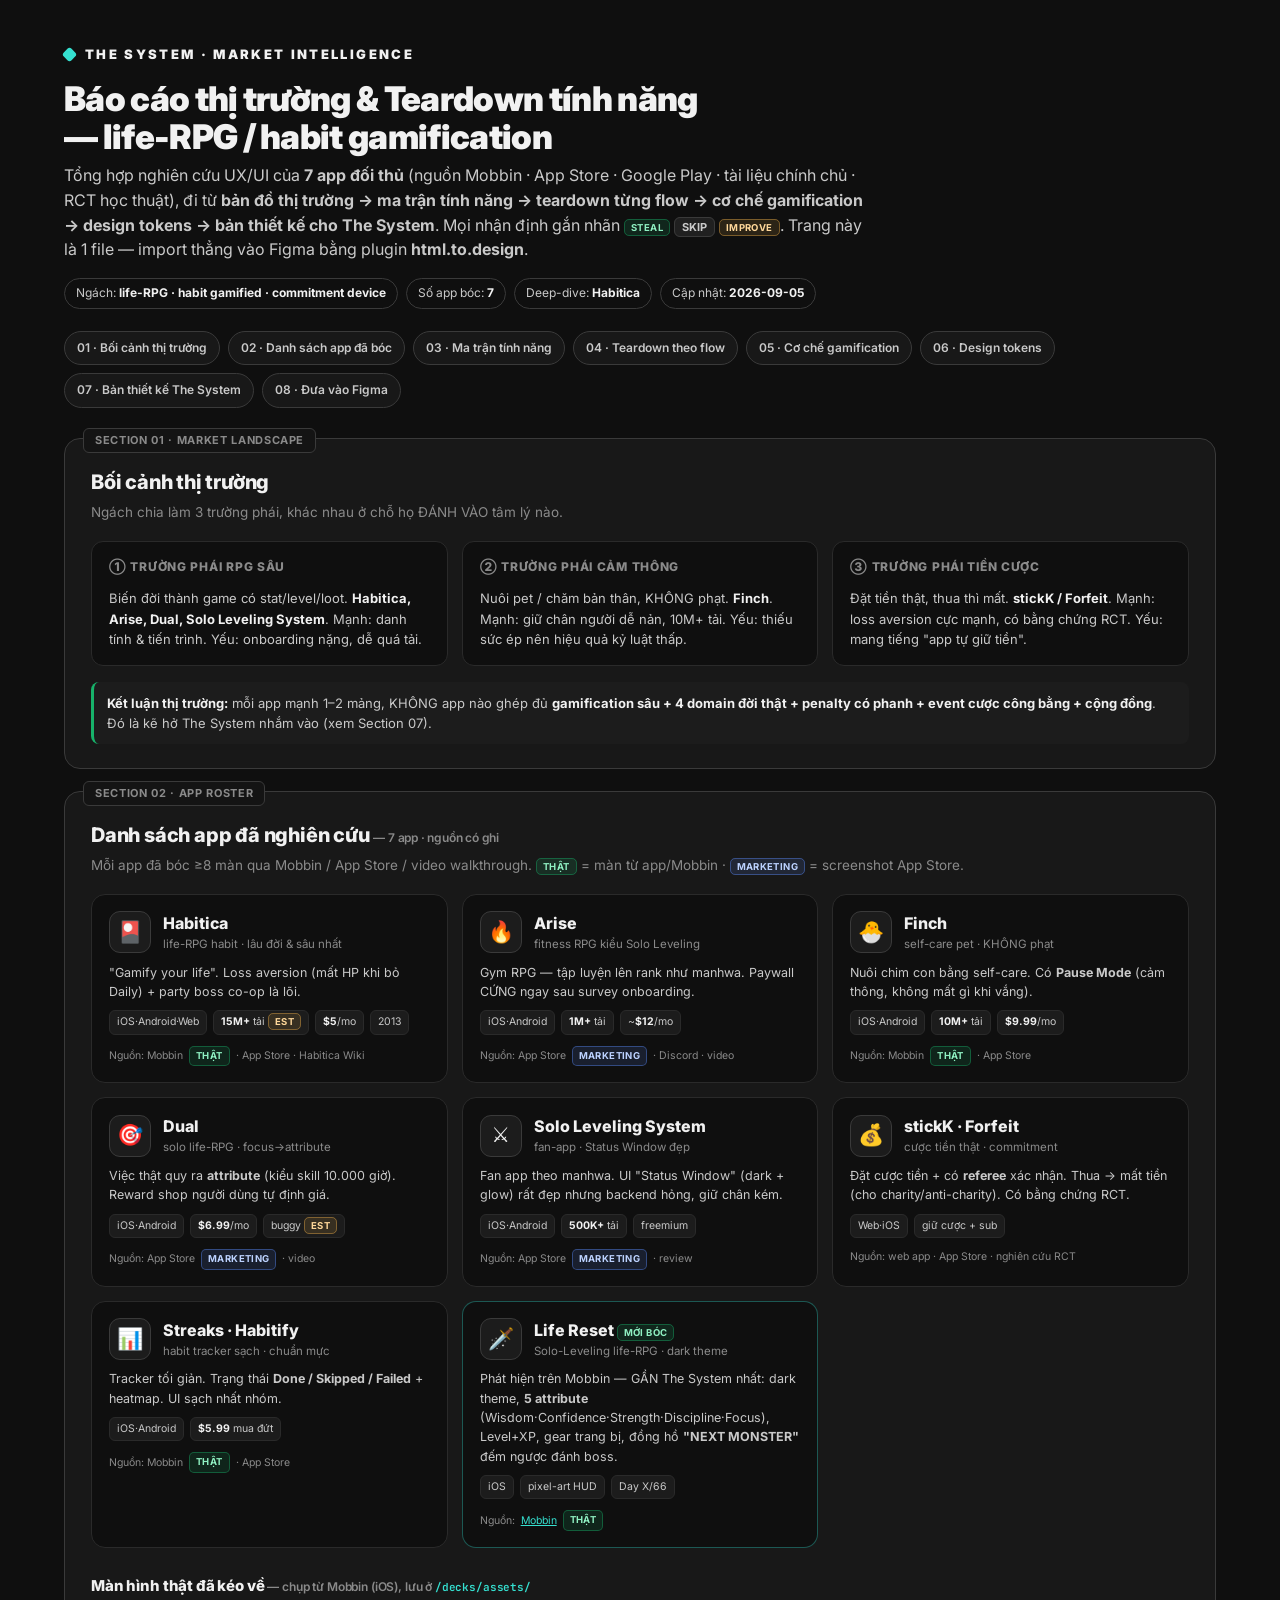
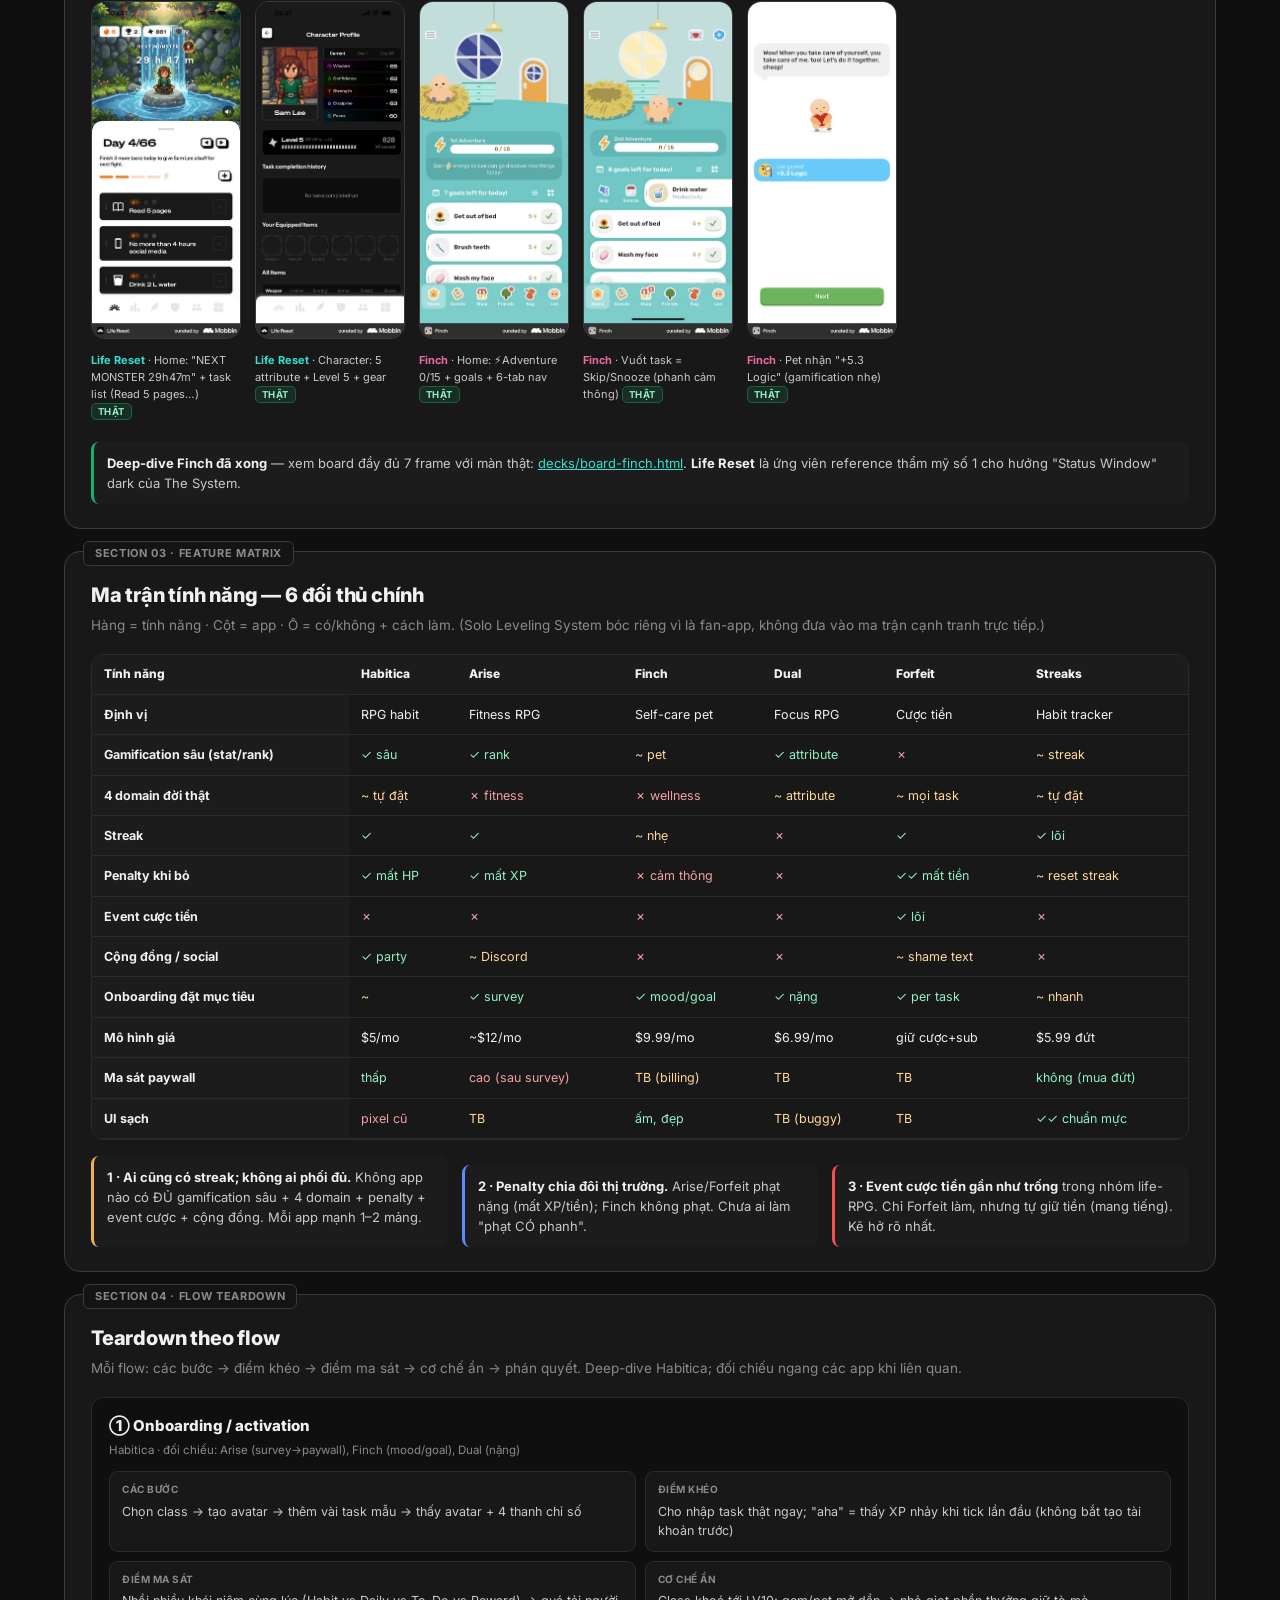
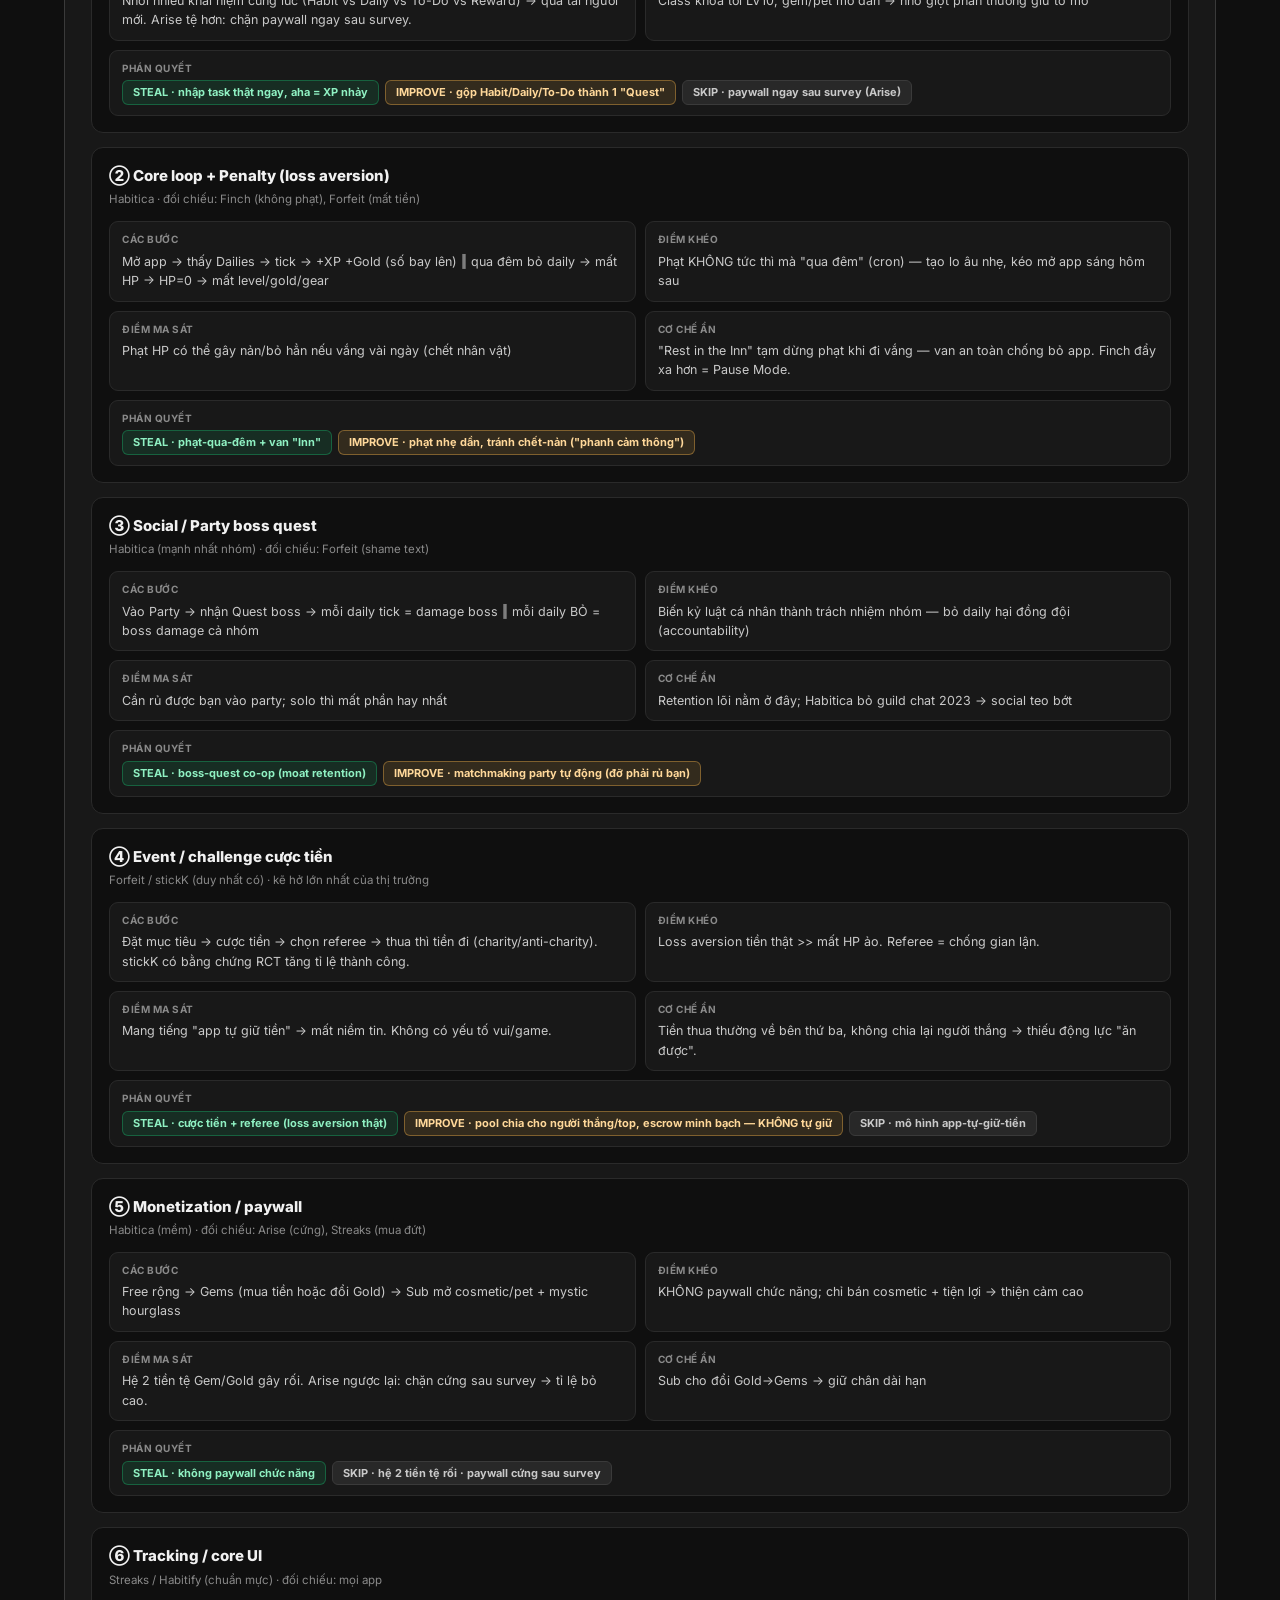
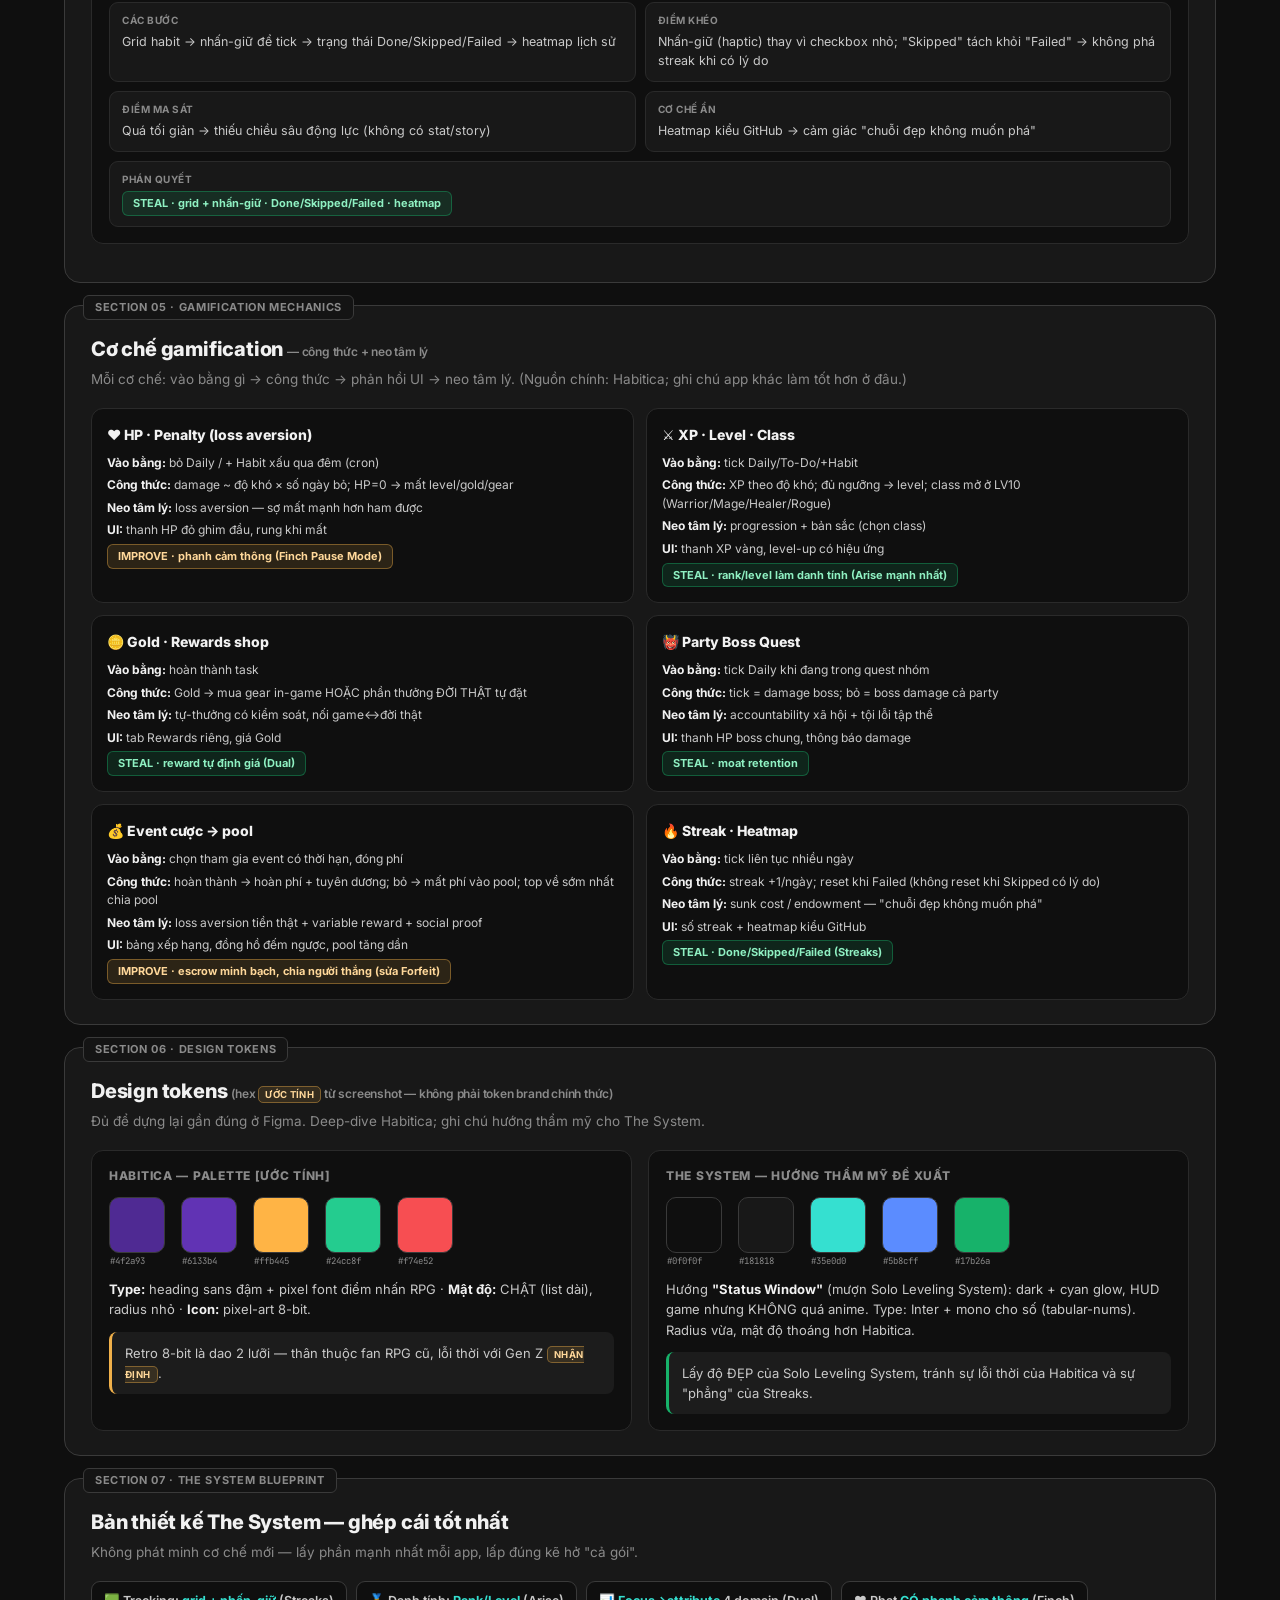
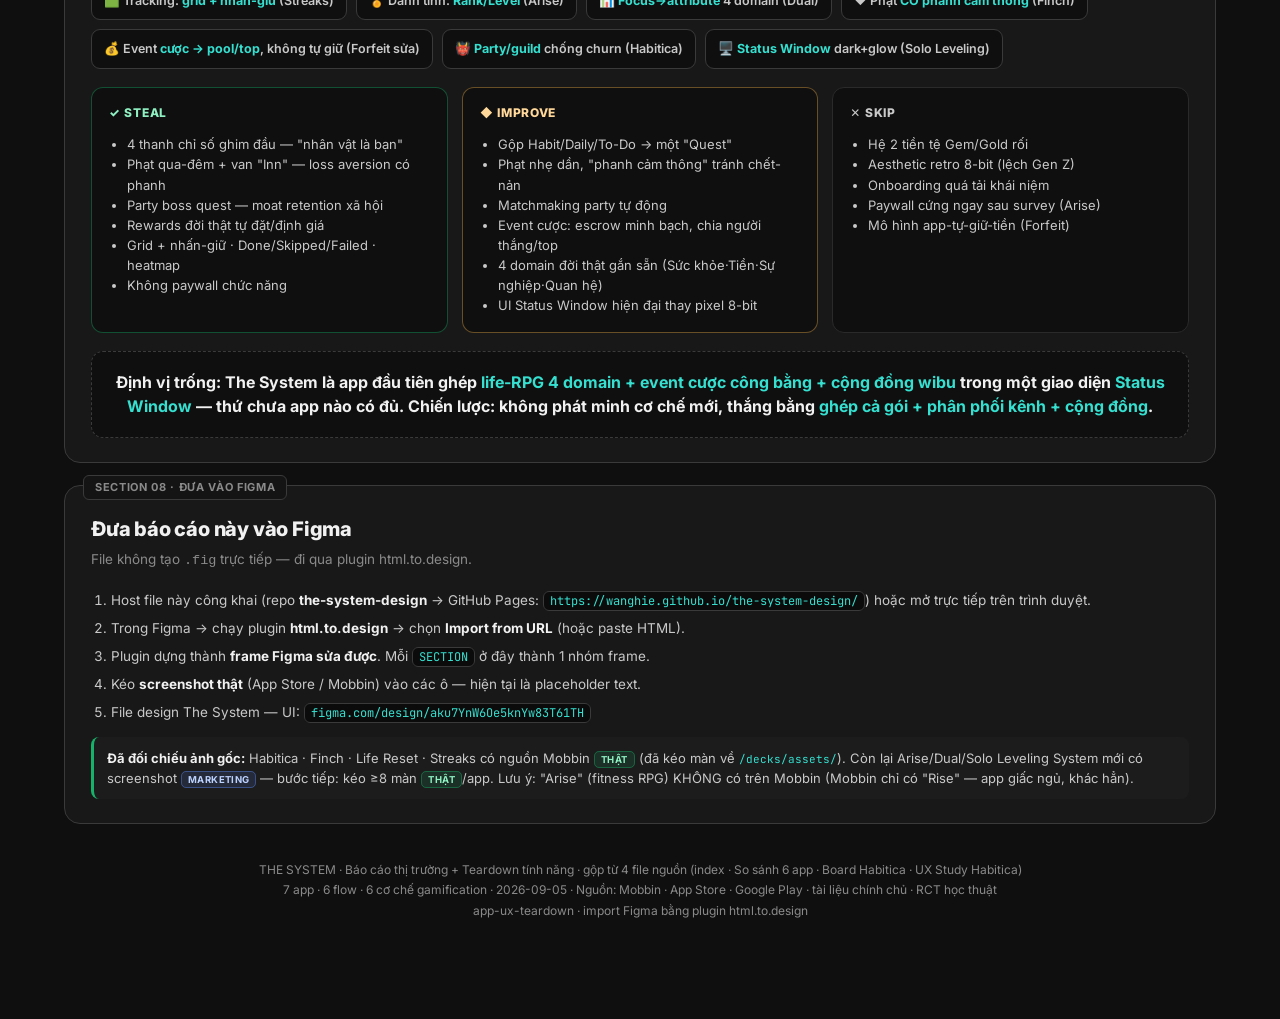
<file: report.html>
<!DOCTYPE html>
<html lang="vi">
<head>
<meta charset="utf-8">
<meta name="viewport" content="width=device-width, initial-scale=1">
<title>THE SYSTEM · Báo cáo thị trường + Teardown tính năng</title>
<link href="https://fonts.googleapis.com/css2?family=Inter:wght@400;500;600;700;800;900&family=JetBrains+Mono:wght@500;700&display=swap" rel="stylesheet">
<style>
  :root{
    --bg:#0f0f0f;--canvas:#141414;--frame:#181818;--frame2:#1c1c1c;--ink:#f1f1f1;--ink2:#c9c9c9;
    --muted:#8a8a8a;--line:#2a2a2a;--line2:#3a3a3a;
    --cy:#35e0d0;--brand:#5b8cff;
    --steal:#17b26a;--skip:#8a8a8a;--improve:#f0b04a;--danger:#f74e52;--note:#f0d68a;
  }
  *{box-sizing:border-box}
  html{scroll-behavior:smooth}
  body{margin:0;background:var(--bg);color:var(--ink);font-family:'Inter',system-ui,sans-serif;line-height:1.55;-webkit-font-smoothing:antialiased}
  .mono{font-family:'JetBrains Mono',monospace}
  .canvas{max-width:1200px;margin:0 auto;padding:44px 24px 100px}

  /* header */
  .b{font-weight:900;letter-spacing:.18em;font-size:13px;display:flex;align-items:center;gap:10px;color:var(--ink)}
  .dot{width:11px;height:11px;background:var(--cy);border-radius:3px;transform:rotate(45deg)}
  h1{font-size:34px;font-weight:900;margin:16px 0 8px;letter-spacing:-.02em;line-height:1.1}
  .lede{color:var(--ink2);font-size:16px;max-width:80ch}
  .meta-top{display:flex;flex-wrap:wrap;gap:8px;margin-top:16px}

  /* section frame — kiểu artboard Figma */
  .frame{background:var(--frame);border:1px solid var(--line2);border-radius:16px;padding:26px 26px 24px;margin-bottom:22px;position:relative;scroll-margin-top:20px}
  .frame::before{content:attr(data-f);position:absolute;top:-11px;left:18px;font-size:11px;font-weight:700;letter-spacing:.06em;
    background:var(--canvas);border:1px solid var(--line2);color:var(--muted);padding:3px 11px;border-radius:6px}
  .frame h2{font-size:20px;font-weight:800;margin:2px 0 4px;letter-spacing:-.01em}
  .frame .sec-sub{color:var(--muted);font-size:13.5px;margin:0 0 18px}

  /* nav */
  .toc{display:flex;flex-wrap:wrap;gap:8px;margin:22px 0 30px}
  .toc a{font-size:12px;font-weight:600;text-decoration:none;color:var(--ink2);background:var(--frame);border:1px solid var(--line2);padding:7px 12px;border-radius:999px;transition:.15s}
  .toc a:hover{border-color:var(--cy);color:var(--cy)}

  /* chips */
  .chip{font-size:12px;padding:5px 11px;border:1px solid var(--line2);border-radius:999px;color:var(--ink2);background:var(--bg);white-space:nowrap}
  .chip b{color:var(--ink)}
  .lb{font-size:9.5px;font-weight:700;padding:2px 6px;border-radius:5px;text-transform:uppercase;letter-spacing:.04em}
  .lb.est{color:#ffd89a;background:rgba(240,176,74,.13);border:1px solid rgba(240,176,74,.4)}
  .lb.real{color:#8ff0c2;background:rgba(23,178,106,.14);border:1px solid rgba(23,178,106,.4)}
  .lb.mkt{color:#bcd2ff;background:rgba(91,140,255,.13);border:1px solid rgba(91,140,255,.4)}

  /* roster cards */
  .roster{display:grid;grid-template-columns:repeat(auto-fill,minmax(320px,1fr));gap:14px}
  .app{background:var(--bg);border:1px solid var(--line);border-radius:14px;padding:16px 17px;display:flex;flex-direction:column;gap:9px}
  .app .top{display:flex;align-items:center;gap:12px}
  .app .ic{width:42px;height:42px;border-radius:11px;display:grid;place-items:center;font-size:21px;background:var(--frame2);border:1px solid var(--line2);flex-shrink:0}
  .app .nm{font-size:16px;font-weight:800}
  .app .pos{font-size:11.5px;color:var(--muted)}
  .app .desc{font-size:12.5px;color:var(--ink2)}
  .app .facts{display:flex;flex-wrap:wrap;gap:6px}
  .app .fact{font-size:10.5px;color:var(--ink2);background:var(--frame2);border:1px solid var(--line);border-radius:6px;padding:3px 7px}
  .app .fact b{color:var(--ink)}
  .app .src{font-size:10.5px;color:var(--muted);display:flex;align-items:center;gap:6px;margin-top:2px}

  /* matrix table */
  .scroll{overflow-x:auto;border:1px solid var(--line);border-radius:12px}
  table.matrix{border-collapse:collapse;width:100%;font-size:12.5px;min-width:760px}
  table.matrix th,table.matrix td{border-bottom:1px solid var(--line);padding:10px 12px;text-align:left;vertical-align:top}
  table.matrix thead th{background:var(--frame2);color:var(--ink);font-weight:800;font-size:12px;position:sticky;top:0}
  table.matrix tbody td:first-child{font-weight:700;color:var(--ink);background:var(--frame2)}
  table.matrix td.y{color:#8ff0c2}
  table.matrix td.p{color:#ffd89a}
  table.matrix td.n{color:#f2a0a2}

  /* readings */
  .cols2{display:grid;grid-template-columns:1fr 1fr;gap:16px}
  .cols3{display:grid;grid-template-columns:repeat(3,1fr);gap:14px}
  .panel{background:var(--bg);border:1px solid var(--line);border-radius:12px;padding:16px 17px}
  .panel h4{font-size:12px;text-transform:uppercase;letter-spacing:.06em;color:var(--muted);font-weight:800;margin:0 0 12px}
  .note{background:var(--frame2);border-left:3px solid var(--improve);border-radius:8px;padding:11px 13px;font-size:13px;color:var(--ink2)}
  .note+.note{margin-top:9px}
  .note.blue{border-left-color:var(--brand)}
  .note.red{border-left-color:var(--danger)}
  .note.green{border-left-color:var(--steal)}
  .note b{color:var(--ink)}

  /* flow teardown */
  .flow{border:1px solid var(--line);border-radius:12px;padding:16px 17px;margin-bottom:14px;background:var(--bg)}
  .flow h3{font-size:15px;font-weight:800;margin:0 0 4px}
  .flow .who{font-size:11.5px;color:var(--muted);margin-bottom:12px}
  .grid5{display:grid;grid-template-columns:1fr 1fr;gap:9px}
  .cell{background:var(--frame);border:1px solid var(--line);border-radius:9px;padding:10px 12px;font-size:12.5px}
  .cell .l{font-size:10px;text-transform:uppercase;letter-spacing:.05em;color:var(--muted);font-weight:700;margin-bottom:4px}
  .cell .c{color:var(--ink2)}
  .cell.full{grid-column:1/-1}
  .verdict{display:flex;gap:6px;flex-wrap:wrap;margin-top:4px}
  .v{font-size:11px;font-weight:700;padding:4px 10px;border-radius:6px;line-height:1.35}
  .v.steal{color:#8ff0c2;background:rgba(23,178,106,.14);border:1px solid rgba(23,178,106,.4)}
  .v.skip{color:#c9c9c9;background:rgba(138,138,138,.14);border:1px solid var(--line2)}
  .v.improve{color:#ffd89a;background:rgba(240,176,74,.13);border:1px solid rgba(240,176,74,.4)}

  /* gamification cards */
  .gcards{display:grid;grid-template-columns:1fr 1fr;gap:12px}
  .gcard{background:var(--bg);border:1px solid var(--line);border-radius:12px;padding:15px}
  .gcard h4{font-size:14px;font-weight:800;margin:0 0 8px}
  .gcard .row{font-size:12px;color:var(--ink2);margin:4px 0}
  .gcard .row b{color:var(--ink)}

  /* tokens */
  .swatches{display:flex;gap:16px;flex-wrap:wrap;margin-bottom:26px}
  .sw{width:56px;height:56px;border-radius:10px;border:1px solid var(--line2);position:relative}
  .sw span{position:absolute;bottom:-17px;left:0;font-size:9px;color:var(--muted);font-family:'JetBrains Mono',monospace}

  /* blueprint */
  .gchips{display:flex;flex-wrap:wrap;gap:9px}
  .gchip{font-size:12.5px;font-weight:600;background:var(--bg);border:1px solid var(--line2);border-radius:9px;padding:9px 12px;color:var(--ink2)}
  .gchip b{color:var(--cy)}
  .bigq{font-size:16px;font-weight:700;color:var(--ink);margin-top:18px;text-align:center;line-height:1.55;background:var(--bg);border:1px dashed var(--line2);border-radius:12px;padding:18px 22px}
  .bigq b{color:var(--cy)}

  /* steps */
  .steps ol{margin:0;padding-left:20px;font-size:13.5px;color:var(--ink2)}
  .steps li{margin:7px 0}
  .steps b{color:var(--ink)}
  .steps code{font-family:'JetBrains Mono',monospace;background:#0b0b0b;border:1px solid var(--line2);border-radius:6px;padding:1px 6px;font-size:12px;color:var(--cy)}

  .foot{margin-top:36px;color:var(--muted);font-size:12px;text-align:center;line-height:1.7}
  h1 .mk{font-size:12px;vertical-align:middle}
  @media(max-width:720px){.grid5,.gcards,.cols2,.cols3{grid-template-columns:1fr}}
</style>
</head>
<body>
<div class="canvas">

  <!-- ============ HEADER ============ -->
  <div class="b"><span class="dot"></span>THE SYSTEM · MARKET INTELLIGENCE</div>
  <h1>Báo cáo thị trường &amp; Teardown tính năng<br>— life-RPG / habit gamification</h1>
  <div class="lede">
    Tổng hợp nghiên cứu UX/UI của <b>7 app đối thủ</b> (nguồn Mobbin · App Store · Google Play · tài liệu chính chủ · RCT học thuật),
    đi từ <b>bản đồ thị trường → ma trận tính năng → teardown từng flow → cơ chế gamification → design tokens → bản thiết kế cho The System</b>.
    Mọi nhận định gắn nhãn <span class="lb real">STEAL</span> <span class="v skip" style="padding:2px 7px">SKIP</span> <span class="lb est">IMPROVE</span>.
    Trang này là 1 file — import thẳng vào Figma bằng plugin <b>html.to.design</b>.
  </div>
  <div class="meta-top">
    <span class="chip">Ngách: <b>life-RPG · habit gamified · commitment device</b></span>
    <span class="chip">Số app bóc: <b>7</b></span>
    <span class="chip">Deep-dive: <b>Habitica</b></span>
    <span class="chip">Cập nhật: <b>2026-09-05</b></span>
  </div>

  <!-- TOC -->
  <div class="toc">
    <a href="#s1">01 · Bối cảnh thị trường</a>
    <a href="#s2">02 · Danh sách app đã bóc</a>
    <a href="#s3">03 · Ma trận tính năng</a>
    <a href="#s4">04 · Teardown theo flow</a>
    <a href="#s5">05 · Cơ chế gamification</a>
    <a href="#s6">06 · Design tokens</a>
    <a href="#s7">07 · Bản thiết kế The System</a>
    <a href="#s8">08 · Đưa vào Figma</a>
  </div>

  <!-- ============ 01 · THỊ TRƯỜNG ============ -->
  <div class="frame" data-f="SECTION 01 · MARKET LANDSCAPE" id="s1">
    <h2>Bối cảnh thị trường</h2>
    <p class="sec-sub">Ngách chia làm 3 trường phái, khác nhau ở chỗ họ ĐÁNH VÀO tâm lý nào.</p>
    <div class="cols3">
      <div class="panel">
        <h4>① Trường phái RPG sâu</h4>
        <div style="font-size:13px;color:var(--ink2)">Biến đời thành game có stat/level/loot. <b style="color:var(--ink)">Habitica, Arise, Dual, Solo Leveling System</b>. Mạnh: danh tính &amp; tiến trình. Yếu: onboarding nặng, dễ quá tải.</div>
      </div>
      <div class="panel">
        <h4>② Trường phái cảm thông</h4>
        <div style="font-size:13px;color:var(--ink2)">Nuôi pet / chăm bản thân, KHÔNG phạt. <b style="color:var(--ink)">Finch</b>. Mạnh: giữ chân người dễ nản, 10M+ tải. Yếu: thiếu sức ép nên hiệu quả kỷ luật thấp.</div>
      </div>
      <div class="panel">
        <h4>③ Trường phái tiền cược</h4>
        <div style="font-size:13px;color:var(--ink2)">Đặt tiền thật, thua thì mất. <b style="color:var(--ink)">stickK / Forfeit</b>. Mạnh: loss aversion cực mạnh, có bằng chứng RCT. Yếu: mang tiếng "app tự giữ tiền".</div>
      </div>
    </div>
    <div class="note green" style="margin-top:16px"><b>Kết luận thị trường:</b> mỗi app mạnh 1–2 mảng, KHÔNG app nào ghép đủ <b>gamification sâu + 4 domain đời thật + penalty có phanh + event cược công bằng + cộng đồng</b>. Đó là kẽ hở The System nhắm vào (xem Section 07).</div>
  </div>

  <!-- ============ 02 · ROSTER ============ -->
  <div class="frame" data-f="SECTION 02 · APP ROSTER" id="s2">
    <h2>Danh sách app đã nghiên cứu <span style="font-size:12px;color:var(--muted);font-weight:600">— 7 app · nguồn có ghi</span></h2>
    <p class="sec-sub">Mỗi app đã bóc ≥8 màn qua Mobbin / App Store / video walkthrough. <span class="lb real">thật</span> = màn từ app/Mobbin · <span class="lb mkt">marketing</span> = screenshot App Store.</p>
    <div class="roster">

      <div class="app">
        <div class="top"><div class="ic">🎴</div><div><div class="nm">Habitica</div><div class="pos">life-RPG habit · lâu đời &amp; sâu nhất</div></div></div>
        <div class="desc">"Gamify your life". Loss aversion (mất HP khi bỏ Daily) + party boss co-op là lõi.</div>
        <div class="facts"><span class="fact">iOS·Android·Web</span><span class="fact"><b>15M+</b> tải <span class="lb est">est</span></span><span class="fact"><b>$5</b>/mo</span><span class="fact">2013</span></div>
        <div class="src">Nguồn: Mobbin <span class="lb real">thật</span> · App Store · Habitica Wiki</div>
      </div>

      <div class="app">
        <div class="top"><div class="ic">🔥</div><div><div class="nm">Arise</div><div class="pos">fitness RPG kiểu Solo Leveling</div></div></div>
        <div class="desc">Gym RPG — tập luyện lên rank như manhwa. Paywall CỨNG ngay sau survey onboarding.</div>
        <div class="facts"><span class="fact">iOS·Android</span><span class="fact"><b>1M+</b> tải</span><span class="fact">~<b>$12</b>/mo</span></div>
        <div class="src">Nguồn: App Store <span class="lb mkt">marketing</span> · Discord · video</div>
      </div>

      <div class="app">
        <div class="top"><div class="ic">🐣</div><div><div class="nm">Finch</div><div class="pos">self-care pet · KHÔNG phạt</div></div></div>
        <div class="desc">Nuôi chim con bằng self-care. Có <b>Pause Mode</b> (cảm thông, không mất gì khi vắng).</div>
        <div class="facts"><span class="fact">iOS·Android</span><span class="fact"><b>10M+</b> tải</span><span class="fact"><b>$9.99</b>/mo</span></div>
        <div class="src">Nguồn: Mobbin <span class="lb real">thật</span> · App Store</div>
      </div>

      <div class="app">
        <div class="top"><div class="ic">🎯</div><div><div class="nm">Dual</div><div class="pos">solo life-RPG · focus→attribute</div></div></div>
        <div class="desc">Việc thật quy ra <b>attribute</b> (kiểu skill 10.000 giờ). Reward shop người dùng tự định giá.</div>
        <div class="facts"><span class="fact">iOS·Android</span><span class="fact"><b>$6.99</b>/mo</span><span class="fact">buggy <span class="lb est">est</span></span></div>
        <div class="src">Nguồn: App Store <span class="lb mkt">marketing</span> · video</div>
      </div>

      <div class="app">
        <div class="top"><div class="ic">⚔️</div><div><div class="nm">Solo Leveling System</div><div class="pos">fan-app · Status Window đẹp</div></div></div>
        <div class="desc">Fan app theo manhwa. UI "Status Window" (dark + glow) rất đẹp nhưng backend hỏng, giữ chân kém.</div>
        <div class="facts"><span class="fact">iOS·Android</span><span class="fact"><b>500K+</b> tải</span><span class="fact">freemium</span></div>
        <div class="src">Nguồn: App Store <span class="lb mkt">marketing</span> · review</div>
      </div>

      <div class="app">
        <div class="top"><div class="ic">💰</div><div><div class="nm">stickK · Forfeit</div><div class="pos">cược tiền thật · commitment</div></div></div>
        <div class="desc">Đặt cược tiền + có <b>referee</b> xác nhận. Thua → mất tiền (cho charity/anti-charity). Có bằng chứng RCT.</div>
        <div class="facts"><span class="fact">Web·iOS</span><span class="fact">giữ cược + sub</span></div>
        <div class="src">Nguồn: web app · App Store · nghiên cứu RCT</div>
      </div>

      <div class="app">
        <div class="top"><div class="ic">📊</div><div><div class="nm">Streaks · Habitify</div><div class="pos">habit tracker sạch · chuẩn mực</div></div></div>
        <div class="desc">Tracker tối giản. Trạng thái <b>Done / Skipped / Failed</b> + heatmap. UI sạch nhất nhóm.</div>
        <div class="facts"><span class="fact">iOS·Android</span><span class="fact"><b>$5.99</b> mua đứt</span></div>
        <div class="src">Nguồn: Mobbin <span class="lb real">thật</span> · App Store</div>
      </div>

      <div class="app" style="border-color:rgba(53,224,208,.35)">
        <div class="top"><div class="ic">🗡️</div><div><div class="nm">Life Reset <span class="lb real">mới bóc</span></div><div class="pos">Solo-Leveling life-RPG · dark theme</div></div></div>
        <div class="desc">Phát hiện trên Mobbin — GẦN The System nhất: dark theme, <b>5 attribute</b> (Wisdom·Confidence·Strength·Discipline·Focus), Level+XP, gear trang bị, đồng hồ <b>"NEXT MONSTER"</b> đếm ngược đánh boss.</div>
        <div class="facts"><span class="fact">iOS</span><span class="fact">pixel-art HUD</span><span class="fact">Day X/66</span></div>
        <div class="src">Nguồn: <a href="https://mobbin.com/flows/4a0f9c2f-db67-4535-a10b-c7acf9f20134" style="color:var(--cy)">Mobbin</a> <span class="lb real">thật</span></div>
      </div>

    </div>

    <h2 style="font-size:15px;margin-top:26px">Màn hình thật đã kéo về <span style="font-size:12px;color:var(--muted);font-weight:600">— chụp từ Mobbin (iOS), lưu ở <code style="font-family:'JetBrains Mono';color:var(--cy);font-size:11px">/decks/assets/</code></span></h2>
    <div class="scroll" style="border:none">
      <div style="display:flex;gap:14px;padding-bottom:8px">
        <figure style="margin:0;flex:0 0 150px"><img src="./decks/assets/lifereset-home.webp" style="width:150px;border-radius:14px;border:1px solid var(--line2)" alt="Life Reset home"><figcaption style="font-size:11px;color:var(--ink2);margin-top:6px"><b style="color:var(--cy)">Life Reset</b> · Home: "NEXT MONSTER 29h47m" + task list (Read 5 pages…) <span class="lb real">thật</span></figcaption></figure>
        <figure style="margin:0;flex:0 0 150px"><img src="./decks/assets/lifereset-profile.webp" style="width:150px;border-radius:14px;border:1px solid var(--line2)" alt="Life Reset profile"><figcaption style="font-size:11px;color:var(--ink2);margin-top:6px"><b style="color:var(--cy)">Life Reset</b> · Character: 5 attribute + Level 5 + gear <span class="lb real">thật</span></figcaption></figure>
        <figure style="margin:0;flex:0 0 150px"><img src="./decks/assets/finch-home1.webp" style="width:150px;border-radius:14px;border:1px solid var(--line2)" alt="Finch home"><figcaption style="font-size:11px;color:var(--ink2);margin-top:6px"><b style="color:#e86aa0">Finch</b> · Home: ⚡Adventure 0/15 + goals + 6-tab nav <span class="lb real">thật</span></figcaption></figure>
        <figure style="margin:0;flex:0 0 150px"><img src="./decks/assets/finch-home4.webp" style="width:150px;border-radius:14px;border:1px solid var(--line2)" alt="Finch skip snooze"><figcaption style="font-size:11px;color:var(--ink2);margin-top:6px"><b style="color:#e86aa0">Finch</b> · Vuốt task = Skip/Snooze (phanh cảm thông) <span class="lb real">thật</span></figcaption></figure>
        <figure style="margin:0;flex:0 0 150px"><img src="./decks/assets/finch-ob10.webp" style="width:150px;border-radius:14px;border:1px solid var(--line2)" alt="Finch stat gain"><figcaption style="font-size:11px;color:var(--ink2);margin-top:6px"><b style="color:#e86aa0">Finch</b> · Pet nhận "+5.3 Logic" (gamification nhẹ) <span class="lb real">thật</span></figcaption></figure>
      </div>
    </div>
    <div class="note green" style="margin-top:14px"><b>Deep-dive Finch đã xong</b> — xem board đầy đủ 7 frame với màn thật: <a href="./decks/board-finch.html" style="color:var(--cy)">decks/board-finch.html</a>. <b>Life Reset</b> là ứng viên reference thẩm mỹ số 1 cho hướng "Status Window" dark của The System.</div>
  </div>

  <!-- ============ 03 · MA TRẬN ============ -->
  <div class="frame" data-f="SECTION 03 · FEATURE MATRIX" id="s3">
    <h2>Ma trận tính năng — 6 đối thủ chính</h2>
    <p class="sec-sub">Hàng = tính năng · Cột = app · Ô = có/không + cách làm. (Solo Leveling System bóc riêng vì là fan-app, không đưa vào ma trận cạnh tranh trực tiếp.)</p>
    <div class="scroll">
      <table class="matrix">
        <thead><tr><th>Tính năng</th><th>Habitica</th><th>Arise</th><th>Finch</th><th>Dual</th><th>Forfeit</th><th>Streaks</th></tr></thead>
        <tbody>
          <tr><td>Định vị</td><td>RPG habit</td><td>Fitness RPG</td><td>Self-care pet</td><td>Focus RPG</td><td>Cược tiền</td><td>Habit tracker</td></tr>
          <tr><td>Gamification sâu (stat/rank)</td><td class="y">✓ sâu</td><td class="y">✓ rank</td><td class="p">~ pet</td><td class="y">✓ attribute</td><td class="n">✗</td><td class="p">~ streak</td></tr>
          <tr><td>4 domain đời thật</td><td class="p">~ tự đặt</td><td class="n">✗ fitness</td><td class="n">✗ wellness</td><td class="p">~ attribute</td><td class="p">~ mọi task</td><td class="p">~ tự đặt</td></tr>
          <tr><td>Streak</td><td class="y">✓</td><td class="y">✓</td><td class="p">~ nhẹ</td><td class="n">✗</td><td class="y">✓</td><td class="y">✓ lõi</td></tr>
          <tr><td>Penalty khi bỏ</td><td class="y">✓ mất HP</td><td class="y">✓ mất XP</td><td class="n">✗ cảm thông</td><td class="n">✗</td><td class="y">✓✓ mất tiền</td><td class="p">~ reset streak</td></tr>
          <tr><td>Event cược tiền</td><td class="n">✗</td><td class="n">✗</td><td class="n">✗</td><td class="n">✗</td><td class="y">✓ lõi</td><td class="n">✗</td></tr>
          <tr><td>Cộng đồng / social</td><td class="y">✓ party</td><td class="p">~ Discord</td><td class="n">✗</td><td class="n">✗</td><td class="p">~ shame text</td><td class="n">✗</td></tr>
          <tr><td>Onboarding đặt mục tiêu</td><td class="p">~</td><td class="y">✓ survey</td><td class="y">✓ mood/goal</td><td class="y">✓ nặng</td><td class="y">✓ per task</td><td class="p">~ nhanh</td></tr>
          <tr><td>Mô hình giá</td><td>$5/mo</td><td>~$12/mo</td><td>$9.99/mo</td><td>$6.99/mo</td><td>giữ cược+sub</td><td>$5.99 đứt</td></tr>
          <tr><td>Ma sát paywall</td><td class="y">thấp</td><td class="n">cao (sau survey)</td><td class="p">TB (billing)</td><td class="p">TB</td><td class="p">TB</td><td class="y">không (mua đứt)</td></tr>
          <tr><td>UI sạch</td><td class="n">pixel cũ</td><td class="p">TB</td><td class="y">ấm, đẹp</td><td class="p">TB (buggy)</td><td class="p">TB</td><td class="y">✓✓ chuẩn mực</td></tr>
        </tbody>
      </table>
    </div>
    <div class="cols3" style="margin-top:16px">
      <div class="note"><b>1 · Ai cũng có streak; không ai phối đủ.</b> Không app nào có ĐỦ gamification sâu + 4 domain + penalty + event cược + cộng đồng. Mỗi app mạnh 1–2 mảng.</div>
      <div class="note blue"><b>2 · Penalty chia đôi thị trường.</b> Arise/Forfeit phạt nặng (mất XP/tiền); Finch không phạt. Chưa ai làm "phạt CÓ phanh".</div>
      <div class="note red"><b>3 · Event cược tiền gần như trống</b> trong nhóm life-RPG. Chỉ Forfeit làm, nhưng tự giữ tiền (mang tiếng). Kẽ hở rõ nhất.</div>
    </div>
  </div>

  <!-- ============ 04 · FLOW TEARDOWN ============ -->
  <div class="frame" data-f="SECTION 04 · FLOW TEARDOWN" id="s4">
    <h2>Teardown theo flow</h2>
    <p class="sec-sub">Mỗi flow: các bước → điểm khéo → điểm ma sát → cơ chế ẩn → phán quyết. Deep-dive Habitica; đối chiếu ngang các app khi liên quan.</p>

    <div class="flow">
      <h3>① Onboarding / activation</h3>
      <div class="who">Habitica · đối chiếu: Arise (survey→paywall), Finch (mood/goal), Dual (nặng)</div>
      <div class="grid5">
        <div class="cell"><div class="l">Các bước</div><div class="c">Chọn class → tạo avatar → thêm vài task mẫu → thấy avatar + 4 thanh chỉ số</div></div>
        <div class="cell"><div class="l">Điểm khéo</div><div class="c">Cho nhập task thật ngay; "aha" = thấy XP nhảy khi tick lần đầu (không bắt tạo tài khoản trước)</div></div>
        <div class="cell"><div class="l">Điểm ma sát</div><div class="c">Nhồi nhiều khái niệm cùng lúc (Habit vs Daily vs To-Do vs Reward) → quá tải người mới. Arise tệ hơn: chặn paywall ngay sau survey.</div></div>
        <div class="cell"><div class="l">Cơ chế ẩn</div><div class="c">Class khoá tới LV10; gem/pet mở dần → nhỏ giọt phần thưởng giữ tò mò</div></div>
        <div class="cell full"><div class="l">Phán quyết</div><div class="verdict">
          <span class="v steal">STEAL · nhập task thật ngay, aha = XP nhảy</span>
          <span class="v improve">IMPROVE · gộp Habit/Daily/To-Do thành 1 "Quest"</span>
          <span class="v skip">SKIP · paywall ngay sau survey (Arise)</span></div></div>
      </div>
    </div>

    <div class="flow">
      <h3>② Core loop + Penalty (loss aversion)</h3>
      <div class="who">Habitica · đối chiếu: Finch (không phạt), Forfeit (mất tiền)</div>
      <div class="grid5">
        <div class="cell"><div class="l">Các bước</div><div class="c">Mở app → thấy Dailies → tick → +XP +Gold (số bay lên) ‖ qua đêm bỏ daily → mất HP → HP=0 → mất level/gold/gear</div></div>
        <div class="cell"><div class="l">Điểm khéo</div><div class="c">Phạt KHÔNG tức thì mà "qua đêm" (cron) — tạo lo âu nhẹ, kéo mở app sáng hôm sau</div></div>
        <div class="cell"><div class="l">Điểm ma sát</div><div class="c">Phạt HP có thể gây nản/bỏ hẳn nếu vắng vài ngày (chết nhân vật)</div></div>
        <div class="cell"><div class="l">Cơ chế ẩn</div><div class="c">"Rest in the Inn" tạm dừng phạt khi đi vắng — van an toàn chống bỏ app. Finch đẩy xa hơn = Pause Mode.</div></div>
        <div class="cell full"><div class="l">Phán quyết</div><div class="verdict">
          <span class="v steal">STEAL · phạt-qua-đêm + van "Inn"</span>
          <span class="v improve">IMPROVE · phạt nhẹ dần, tránh chết-nản ("phanh cảm thông")</span></div></div>
      </div>
    </div>

    <div class="flow">
      <h3>③ Social / Party boss quest</h3>
      <div class="who">Habitica (mạnh nhất nhóm) · đối chiếu: Forfeit (shame text)</div>
      <div class="grid5">
        <div class="cell"><div class="l">Các bước</div><div class="c">Vào Party → nhận Quest boss → mỗi daily tick = damage boss ‖ mỗi daily BỎ = boss damage cả nhóm</div></div>
        <div class="cell"><div class="l">Điểm khéo</div><div class="c">Biến kỷ luật cá nhân thành trách nhiệm nhóm — bỏ daily hại đồng đội (accountability)</div></div>
        <div class="cell"><div class="l">Điểm ma sát</div><div class="c">Cần rủ được bạn vào party; solo thì mất phần hay nhất</div></div>
        <div class="cell"><div class="l">Cơ chế ẩn</div><div class="c">Retention lõi nằm ở đây; Habitica bỏ guild chat 2023 → social teo bớt</div></div>
        <div class="cell full"><div class="l">Phán quyết</div><div class="verdict">
          <span class="v steal">STEAL · boss-quest co-op (moat retention)</span>
          <span class="v improve">IMPROVE · matchmaking party tự động (đỡ phải rủ bạn)</span></div></div>
      </div>
    </div>

    <div class="flow">
      <h3>④ Event / challenge cược tiền</h3>
      <div class="who">Forfeit / stickK (duy nhất có) · kẽ hở lớn nhất của thị trường</div>
      <div class="grid5">
        <div class="cell"><div class="l">Các bước</div><div class="c">Đặt mục tiêu → cược tiền → chọn referee → thua thì tiền đi (charity/anti-charity). stickK có bằng chứng RCT tăng tỉ lệ thành công.</div></div>
        <div class="cell"><div class="l">Điểm khéo</div><div class="c">Loss aversion tiền thật &gt;&gt; mất HP ảo. Referee = chống gian lận.</div></div>
        <div class="cell"><div class="l">Điểm ma sát</div><div class="c">Mang tiếng "app tự giữ tiền" → mất niềm tin. Không có yếu tố vui/game.</div></div>
        <div class="cell"><div class="l">Cơ chế ẩn</div><div class="c">Tiền thua thường về bên thứ ba, không chia lại người thắng → thiếu động lực "ăn được".</div></div>
        <div class="cell full"><div class="l">Phán quyết</div><div class="verdict">
          <span class="v steal">STEAL · cược tiền + referee (loss aversion thật)</span>
          <span class="v improve">IMPROVE · pool chia cho người thắng/top, escrow minh bạch — KHÔNG tự giữ</span>
          <span class="v skip">SKIP · mô hình app-tự-giữ-tiền</span></div></div>
      </div>
    </div>

    <div class="flow">
      <h3>⑤ Monetization / paywall</h3>
      <div class="who">Habitica (mềm) · đối chiếu: Arise (cứng), Streaks (mua đứt)</div>
      <div class="grid5">
        <div class="cell"><div class="l">Các bước</div><div class="c">Free rộng → Gems (mua tiền hoặc đổi Gold) → Sub mở cosmetic/pet + mystic hourglass</div></div>
        <div class="cell"><div class="l">Điểm khéo</div><div class="c">KHÔNG paywall chức năng; chỉ bán cosmetic + tiện lợi → thiện cảm cao</div></div>
        <div class="cell"><div class="l">Điểm ma sát</div><div class="c">Hệ 2 tiền tệ Gem/Gold gây rối. Arise ngược lại: chặn cứng sau survey → tỉ lệ bỏ cao.</div></div>
        <div class="cell"><div class="l">Cơ chế ẩn</div><div class="c">Sub cho đổi Gold→Gems → giữ chân dài hạn</div></div>
        <div class="cell full"><div class="l">Phán quyết</div><div class="verdict">
          <span class="v steal">STEAL · không paywall chức năng</span>
          <span class="v skip">SKIP · hệ 2 tiền tệ rối · paywall cứng sau survey</span></div></div>
      </div>
    </div>

    <div class="flow">
      <h3>⑥ Tracking / core UI</h3>
      <div class="who">Streaks / Habitify (chuẩn mực) · đối chiếu: mọi app</div>
      <div class="grid5">
        <div class="cell"><div class="l">Các bước</div><div class="c">Grid habit → nhấn-giữ để tick → trạng thái Done/Skipped/Failed → heatmap lịch sử</div></div>
        <div class="cell"><div class="l">Điểm khéo</div><div class="c">Nhấn-giữ (haptic) thay vì checkbox nhỏ; "Skipped" tách khỏi "Failed" → không phá streak khi có lý do</div></div>
        <div class="cell"><div class="l">Điểm ma sát</div><div class="c">Quá tối giản → thiếu chiều sâu động lực (không có stat/story)</div></div>
        <div class="cell"><div class="l">Cơ chế ẩn</div><div class="c">Heatmap kiểu GitHub → cảm giác "chuỗi đẹp không muốn phá"</div></div>
        <div class="cell full"><div class="l">Phán quyết</div><div class="verdict">
          <span class="v steal">STEAL · grid + nhấn-giữ · Done/Skipped/Failed · heatmap</span></div></div>
      </div>
    </div>

  </div>

  <!-- ============ 05 · GAMIFICATION ============ -->
  <div class="frame" data-f="SECTION 05 · GAMIFICATION MECHANICS" id="s5">
    <h2>Cơ chế gamification <span style="font-size:12px;color:var(--muted);font-weight:600">— công thức + neo tâm lý</span></h2>
    <p class="sec-sub">Mỗi cơ chế: vào bằng gì → công thức → phản hồi UI → neo tâm lý. (Nguồn chính: Habitica; ghi chú app khác làm tốt hơn ở đâu.)</p>
    <div class="gcards">
      <div class="gcard"><h4>❤️ HP · Penalty (loss aversion)</h4>
        <div class="row"><b>Vào bằng:</b> bỏ Daily / + Habit xấu qua đêm (cron)</div>
        <div class="row"><b>Công thức:</b> damage ~ độ khó × số ngày bỏ; HP=0 → mất level/gold/gear</div>
        <div class="row"><b>Neo tâm lý:</b> loss aversion — sợ mất mạnh hơn ham được</div>
        <div class="row"><b>UI:</b> thanh HP đỏ ghim đầu, rung khi mất</div>
        <div class="verdict"><span class="v improve">IMPROVE · phanh cảm thông (Finch Pause Mode)</span></div>
      </div>
      <div class="gcard"><h4>⚔️ XP · Level · Class</h4>
        <div class="row"><b>Vào bằng:</b> tick Daily/To-Do/+Habit</div>
        <div class="row"><b>Công thức:</b> XP theo độ khó; đủ ngưỡng → level; class mở ở LV10 (Warrior/Mage/Healer/Rogue)</div>
        <div class="row"><b>Neo tâm lý:</b> progression + bản sắc (chọn class)</div>
        <div class="row"><b>UI:</b> thanh XP vàng, level-up có hiệu ứng</div>
        <div class="verdict"><span class="v steal">STEAL · rank/level làm danh tính (Arise mạnh nhất)</span></div>
      </div>
      <div class="gcard"><h4>🪙 Gold · Rewards shop</h4>
        <div class="row"><b>Vào bằng:</b> hoàn thành task</div>
        <div class="row"><b>Công thức:</b> Gold → mua gear in-game HOẶC phần thưởng ĐỜI THẬT tự đặt</div>
        <div class="row"><b>Neo tâm lý:</b> tự-thưởng có kiểm soát, nối game↔đời thật</div>
        <div class="row"><b>UI:</b> tab Rewards riêng, giá Gold</div>
        <div class="verdict"><span class="v steal">STEAL · reward tự định giá (Dual)</span></div>
      </div>
      <div class="gcard"><h4>👹 Party Boss Quest</h4>
        <div class="row"><b>Vào bằng:</b> tick Daily khi đang trong quest nhóm</div>
        <div class="row"><b>Công thức:</b> tick = damage boss; bỏ = boss damage cả party</div>
        <div class="row"><b>Neo tâm lý:</b> accountability xã hội + tội lỗi tập thể</div>
        <div class="row"><b>UI:</b> thanh HP boss chung, thông báo damage</div>
        <div class="verdict"><span class="v steal">STEAL · moat retention</span></div>
      </div>
      <div class="gcard"><h4>💰 Event cược → pool</h4>
        <div class="row"><b>Vào bằng:</b> chọn tham gia event có thời hạn, đóng phí</div>
        <div class="row"><b>Công thức:</b> hoàn thành → hoàn phí + tuyên dương; bỏ → mất phí vào pool; top về sớm nhất chia pool</div>
        <div class="row"><b>Neo tâm lý:</b> loss aversion tiền thật + variable reward + social proof</div>
        <div class="row"><b>UI:</b> bảng xếp hạng, đồng hồ đếm ngược, pool tăng dần</div>
        <div class="verdict"><span class="v improve">IMPROVE · escrow minh bạch, chia người thắng (sửa Forfeit)</span></div>
      </div>
      <div class="gcard"><h4>🔥 Streak · Heatmap</h4>
        <div class="row"><b>Vào bằng:</b> tick liên tục nhiều ngày</div>
        <div class="row"><b>Công thức:</b> streak +1/ngày; reset khi Failed (không reset khi Skipped có lý do)</div>
        <div class="row"><b>Neo tâm lý:</b> sunk cost / endowment — "chuỗi đẹp không muốn phá"</div>
        <div class="row"><b>UI:</b> số streak + heatmap kiểu GitHub</div>
        <div class="verdict"><span class="v steal">STEAL · Done/Skipped/Failed (Streaks)</span></div>
      </div>
    </div>
  </div>

  <!-- ============ 06 · TOKENS ============ -->
  <div class="frame" data-f="SECTION 06 · DESIGN TOKENS" id="s6">
    <h2>Design tokens <span style="font-size:12px;color:var(--muted);font-weight:600">(hex <span class="lb est">ƯỚC TÍNH</span> từ screenshot — không phải token brand chính thức)</span></h2>
    <p class="sec-sub">Đủ để dựng lại gần đúng ở Figma. Deep-dive Habitica; ghi chú hướng thẩm mỹ cho The System.</p>
    <div class="cols2">
      <div class="panel">
        <h4>Habitica — palette [ƯỚC TÍNH]</h4>
        <div class="swatches">
          <div class="sw" style="background:#4f2a93"><span>#4f2a93</span></div>
          <div class="sw" style="background:#6133b4"><span>#6133b4</span></div>
          <div class="sw" style="background:#ffb445"><span>#ffb445</span></div>
          <div class="sw" style="background:#24cc8f"><span>#24cc8f</span></div>
          <div class="sw" style="background:#f74e52"><span>#f74e52</span></div>
        </div>
        <div style="font-size:13px;color:var(--ink2);margin-top:6px"><b style="color:var(--ink)">Type:</b> heading sans đậm + pixel font điểm nhấn RPG · <b style="color:var(--ink)">Mật độ:</b> CHẬT (list dài), radius nhỏ · <b style="color:var(--ink)">Icon:</b> pixel-art 8-bit.</div>
        <div class="note" style="margin-top:12px">Retro 8-bit là dao 2 lưỡi — thân thuộc fan RPG cũ, lỗi thời với Gen Z <span class="lb est">nhận định</span>.</div>
      </div>
      <div class="panel">
        <h4>The System — hướng thẩm mỹ đề xuất</h4>
        <div class="swatches">
          <div class="sw" style="background:#0f0f0f"><span>#0f0f0f</span></div>
          <div class="sw" style="background:#181818"><span>#181818</span></div>
          <div class="sw" style="background:#35e0d0"><span>#35e0d0</span></div>
          <div class="sw" style="background:#5b8cff"><span>#5b8cff</span></div>
          <div class="sw" style="background:#17b26a"><span>#17b26a</span></div>
        </div>
        <div style="font-size:13px;color:var(--ink2);margin-top:6px">Hướng <b style="color:var(--ink)">"Status Window"</b> (mượn Solo Leveling System): dark + cyan glow, HUD game nhưng KHÔNG quá anime. Type: Inter + mono cho số (tabular-nums). Radius vừa, mật độ thoáng hơn Habitica.</div>
        <div class="note green" style="margin-top:12px">Lấy độ ĐẸP của Solo Leveling System, tránh sự lỗi thời của Habitica và sự "phẳng" của Streaks.</div>
      </div>
    </div>
  </div>

  <!-- ============ 07 · BLUEPRINT ============ -->
  <div class="frame" data-f="SECTION 07 · THE SYSTEM BLUEPRINT" id="s7">
    <h2>Bản thiết kế The System — ghép cái tốt nhất</h2>
    <p class="sec-sub">Không phát minh cơ chế mới — lấy phần mạnh nhất mỗi app, lấp đúng kẽ hở "cả gói".</p>
    <div class="gchips">
      <div class="gchip">🟩 Tracking: <b>grid + nhấn-giữ</b> (Streaks)</div>
      <div class="gchip">🏅 Danh tính: <b>Rank/Level</b> (Arise)</div>
      <div class="gchip">📊 <b>Focus→attribute</b> 4 domain (Dual)</div>
      <div class="gchip">❤️ Phạt <b>CÓ phanh cảm thông</b> (Finch)</div>
      <div class="gchip">💰 Event <b>cược → pool/top</b>, không tự giữ (Forfeit sửa)</div>
      <div class="gchip">👹 <b>Party/guild</b> chống churn (Habitica)</div>
      <div class="gchip">🖥️ <b>Status Window</b> dark+glow (Solo Leveling)</div>
    </div>

    <div class="cols3" style="margin-top:18px">
      <div class="panel" style="border-color:rgba(23,178,106,.4)">
        <h4 style="color:#8ff0c2">✓ STEAL</h4>
        <ul style="margin:0;padding-left:18px;font-size:13px;color:var(--ink2)">
          <li>4 thanh chỉ số ghim đầu — "nhân vật là bạn"</li>
          <li>Phạt qua-đêm + van "Inn" — loss aversion có phanh</li>
          <li>Party boss quest — moat retention xã hội</li>
          <li>Rewards đời thật tự đặt/định giá</li>
          <li>Grid + nhấn-giữ · Done/Skipped/Failed · heatmap</li>
          <li>Không paywall chức năng</li>
        </ul>
      </div>
      <div class="panel" style="border-color:rgba(240,176,74,.4)">
        <h4 style="color:#ffd89a">◆ IMPROVE</h4>
        <ul style="margin:0;padding-left:18px;font-size:13px;color:var(--ink2)">
          <li>Gộp Habit/Daily/To-Do → một "Quest"</li>
          <li>Phạt nhẹ dần, "phanh cảm thông" tránh chết-nản</li>
          <li>Matchmaking party tự động</li>
          <li>Event cược: escrow minh bạch, chia người thắng/top</li>
          <li>4 domain đời thật gắn sẵn (Sức khỏe·Tiền·Sự nghiệp·Quan hệ)</li>
          <li>UI Status Window hiện đại thay pixel 8-bit</li>
        </ul>
      </div>
      <div class="panel">
        <h4 style="color:#c9c9c9">✕ SKIP</h4>
        <ul style="margin:0;padding-left:18px;font-size:13px;color:var(--ink2)">
          <li>Hệ 2 tiền tệ Gem/Gold rối</li>
          <li>Aesthetic retro 8-bit (lệch Gen Z)</li>
          <li>Onboarding quá tải khái niệm</li>
          <li>Paywall cứng ngay sau survey (Arise)</li>
          <li>Mô hình app-tự-giữ-tiền (Forfeit)</li>
        </ul>
      </div>
    </div>

    <div class="bigq">Định vị trống: The System là app đầu tiên ghép <b>life-RPG 4 domain + event cược công bằng + cộng đồng wibu</b> trong một giao diện <b>Status Window</b> — thứ chưa app nào có đủ. Chiến lược: không phát minh cơ chế mới, thắng bằng <b>ghép cả gói + phân phối kênh + cộng đồng</b>.</div>
  </div>

  <!-- ============ 08 · FIGMA ============ -->
  <div class="frame" data-f="SECTION 08 · ĐƯA VÀO FIGMA" id="s8">
    <h2>Đưa báo cáo này vào Figma</h2>
    <p class="sec-sub">File không tạo <code>.fig</code> trực tiếp — đi qua plugin html.to.design.</p>
    <div class="steps">
      <ol>
        <li>Host file này công khai (repo <b>the-system-design</b> → GitHub Pages: <code>https://wanghie.github.io/the-system-design/</code>) hoặc mở trực tiếp trên trình duyệt.</li>
        <li>Trong Figma → chạy plugin <b>html.to.design</b> → chọn <b>Import from URL</b> (hoặc paste HTML).</li>
        <li>Plugin dựng thành <b>frame Figma sửa được</b>. Mỗi <code>SECTION</code> ở đây thành 1 nhóm frame.</li>
        <li>Kéo <b>screenshot thật</b> (App Store / Mobbin) vào các ô — hiện tại là placeholder text.</li>
        <li>File design The System — UI: <code>figma.com/design/aku7YnW6Oe5knYw83T61TH</code></li>
      </ol>
    </div>
    <div class="note green" style="margin-top:14px"><b>Đã đối chiếu ảnh gốc:</b> Habitica · Finch · Life Reset · Streaks có nguồn Mobbin <span class="lb real">thật</span> (đã kéo màn về <code style="font-family:'JetBrains Mono';color:var(--cy);font-size:11px">/decks/assets/</code>). Còn lại Arise/Dual/Solo Leveling System mới có screenshot <span class="lb mkt">marketing</span> — bước tiếp: kéo ≥8 màn <span class="lb real">thật</span>/app. Lưu ý: "Arise" (fitness RPG) KHÔNG có trên Mobbin (Mobbin chỉ có "Rise" — app giấc ngủ, khác hẳn).</div>
  </div>

  <div class="foot">
    THE SYSTEM · Báo cáo thị trường + Teardown tính năng · gộp từ 4 file nguồn (index · So sánh 6 app · Board Habitica · UX Study Habitica)<br>
    7 app · 6 flow · 6 cơ chế gamification · 2026-09-05 · Nguồn: Mobbin · App Store · Google Play · tài liệu chính chủ · RCT học thuật<br>
    app-ux-teardown · import Figma bằng plugin html.to.design
  </div>

</div>
</body>
</html>
</file>
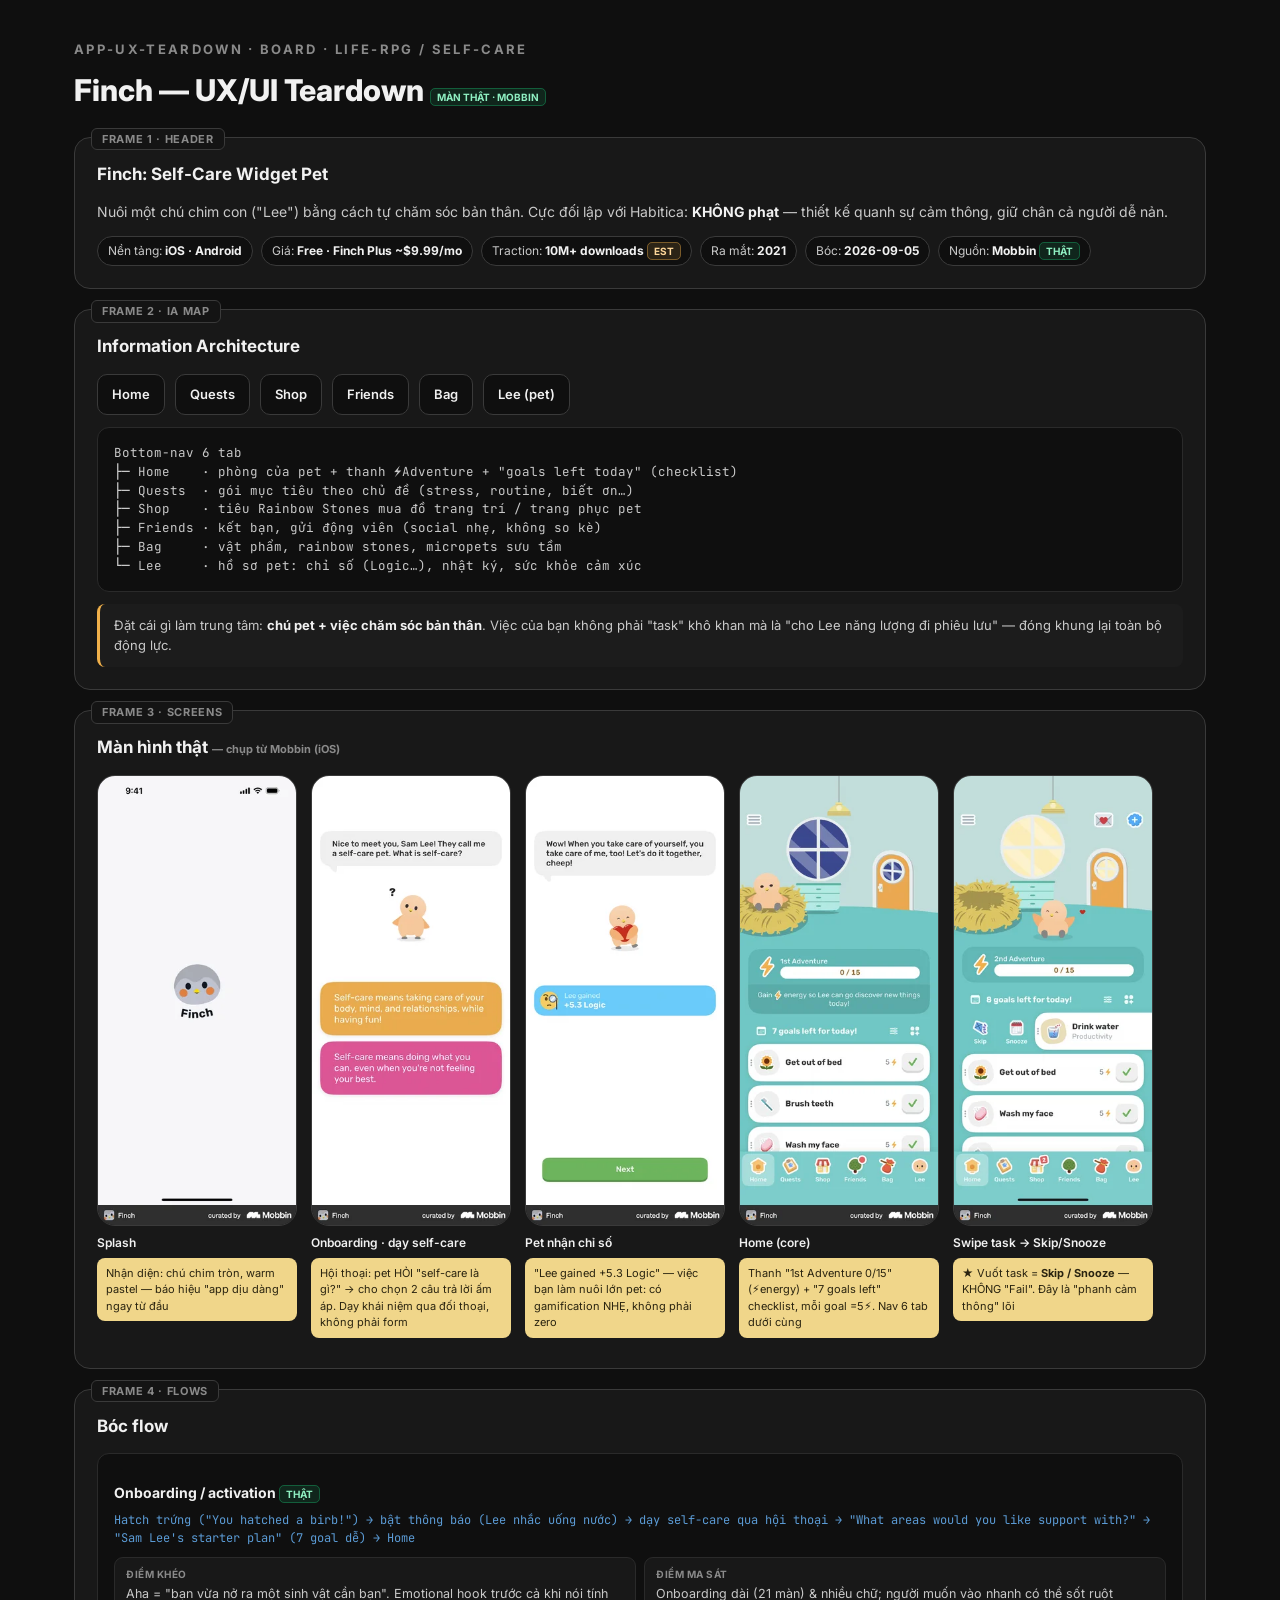
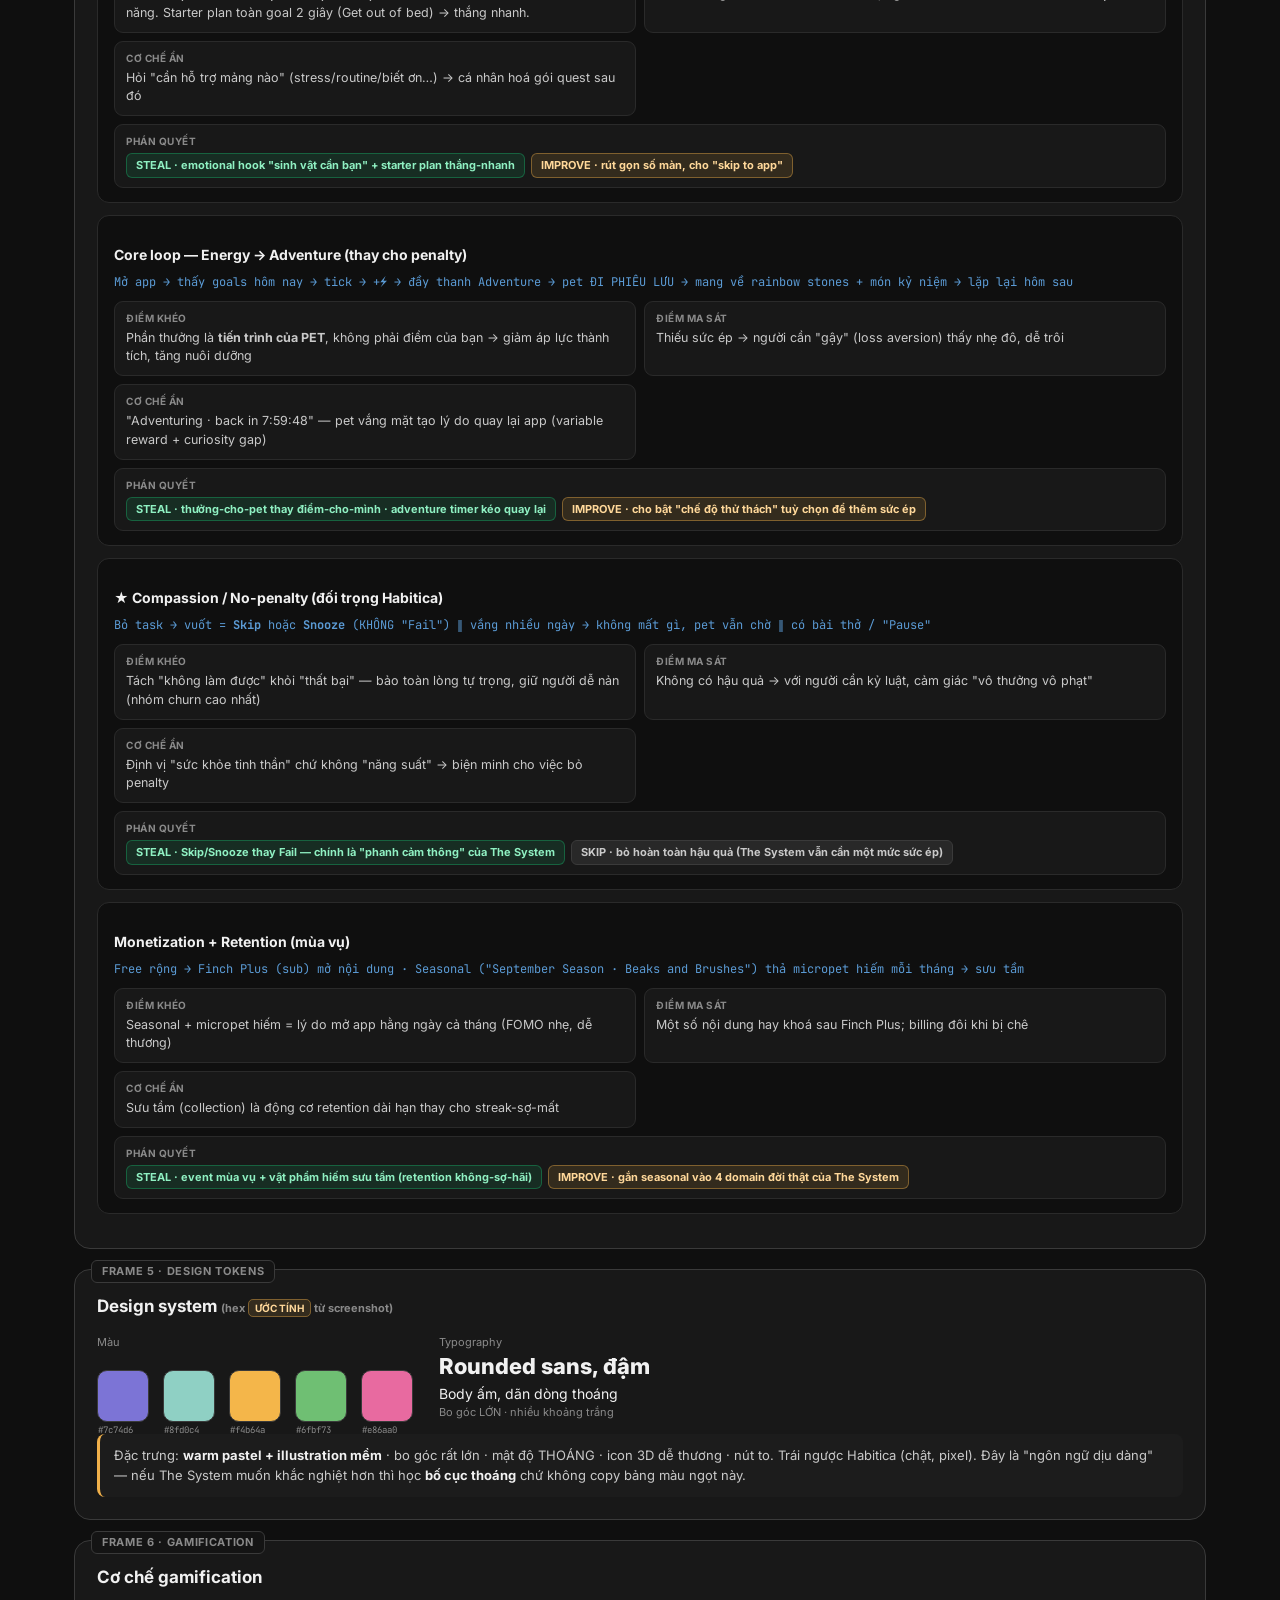
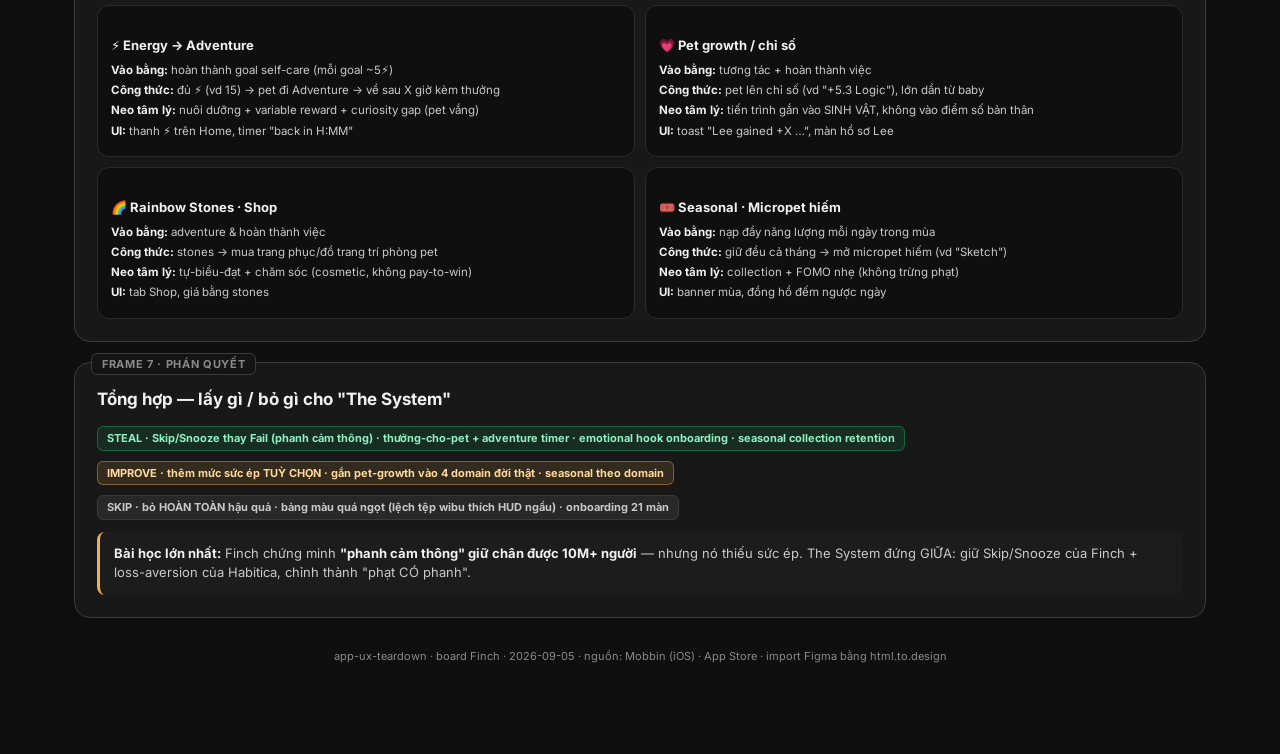
<file: decks/board-finch.html>
<!DOCTYPE html>
<html lang="vi"><head><meta charset="utf-8">
<meta name="viewport" content="width=device-width, initial-scale=1">
<title>Board · Finch · Teardown</title>
<link href="https://fonts.googleapis.com/css2?family=Inter:wght@400;600;700;800;900&family=JetBrains+Mono:wght@500;700&display=swap" rel="stylesheet">
<style>
  :root{--bg:#0f0f0f;--canvas:#141414;--frame:#181818;--ink:#f1f1f1;--ink2:#c9c9c9;--muted:#8a8a8a;
    --line:#2a2a2a;--line2:#3a3a3a;--steal:#17b26a;--improve:#f0b04a;--note:#f0d68a;--accent:#5b9bd5}
  *{box-sizing:border-box}
  body{margin:0;background:var(--bg);color:var(--ink);font-family:'Inter',system-ui,sans-serif;line-height:1.5}
  .canvas{max-width:1180px;margin:0 auto;padding:40px 24px 90px}
  .board-title{font-size:13px;letter-spacing:.18em;text-transform:uppercase;color:var(--muted);font-weight:700}
  h1{font-size:30px;font-weight:800;margin:8px 0 24px}
  .frame{background:var(--frame);border:1px solid var(--line2);border-radius:16px;padding:22px;margin-bottom:20px;position:relative}
  .frame::before{content:attr(data-f);position:absolute;top:-10px;left:16px;font-size:11px;font-weight:700;letter-spacing:.06em;
    background:var(--canvas);border:1px solid var(--line2);color:var(--muted);padding:2px 10px;border-radius:6px}
  .frame h2{font-size:17px;font-weight:700;margin:2px 0 14px}
  .meta{display:flex;flex-wrap:wrap;gap:8px}
  .chip{font-size:12px;padding:5px 10px;border:1px solid var(--line2);border-radius:999px;color:var(--ink2);background:var(--bg)}
  .chip b{color:var(--ink)}
  .lb{font-size:10px;font-weight:700;padding:2px 6px;border-radius:5px;text-transform:uppercase}
  .lb.est{color:#ffd89a;background:rgba(240,176,74,.13);border:1px solid rgba(240,176,74,.4)}
  .lb.real{color:#8ff0c2;background:rgba(23,178,106,.14);border:1px solid rgba(23,178,106,.4)}
  .ia{display:flex;gap:10px;flex-wrap:wrap}
  .tab{background:var(--bg);border:1px solid var(--line2);border-radius:10px;padding:10px 14px;font-size:13px;font-weight:600;text-align:center}
  .tree{font-family:'JetBrains Mono',monospace;font-size:12.5px;color:var(--ink2);background:var(--bg);border:1px solid var(--line);border-radius:12px;padding:16px;white-space:pre;overflow:auto;margin-top:12px}
  .strip{display:flex;gap:14px;overflow-x:auto;padding-bottom:8px}
  .screen{flex:0 0 200px}
  .shot{width:200px;height:auto;border-radius:18px;border:1px solid var(--line2);display:block;background:#eee}
  .screen .cap{font-size:12px;font-weight:600;margin-top:8px}
  .callout{font-size:11px;color:#2a2410;background:var(--note);border-radius:8px;padding:7px 9px;margin-top:6px}
  .flow{border:1px solid var(--line);border-radius:12px;padding:14px 16px;margin-bottom:12px;background:var(--bg)}
  .flow h3{font-size:14px;font-weight:700;margin-bottom:8px}
  .steps{font-family:'JetBrains Mono',monospace;font-size:12px;color:var(--accent);margin-bottom:10px}
  .grid5{display:grid;grid-template-columns:1fr 1fr;gap:8px;font-size:12.5px}
  .cell{background:var(--frame);border:1px solid var(--line);border-radius:9px;padding:9px 11px}
  .cell.full{grid-column:1/-1}
  .cell .l{font-size:10px;text-transform:uppercase;letter-spacing:.05em;color:var(--muted);font-weight:700;margin-bottom:3px}
  .cell .c{color:var(--ink2)}
  .verdict{display:flex;gap:6px;flex-wrap:wrap;margin-top:4px}
  .v{font-size:11px;font-weight:700;padding:3px 9px;border-radius:6px}
  .v.steal{color:#8ff0c2;background:rgba(23,178,106,.14);border:1px solid rgba(23,178,106,.4)}
  .v.skip{color:#c9c9c9;background:rgba(138,138,138,.14);border:1px solid var(--line2)}
  .v.improve{color:#ffd89a;background:rgba(240,176,74,.13);border:1px solid rgba(240,176,74,.4)}
  .tok{display:flex;gap:26px;flex-wrap:wrap}
  .swatches{display:flex;gap:14px;flex-wrap:wrap}
  .sw{width:52px;height:52px;border-radius:10px;border:1px solid var(--line2);position:relative}
  .sw span{position:absolute;bottom:-16px;left:0;font-size:9px;color:var(--muted);font-family:'JetBrains Mono',monospace}
  .gcards{display:grid;grid-template-columns:1fr 1fr;gap:10px}
  .gcard{background:var(--bg);border:1px solid var(--line);border-radius:12px;padding:13px}
  .gcard h4{font-size:13px;font-weight:700;margin-bottom:6px}
  .gcard .row{font-size:11.5px;color:var(--ink2);margin:3px 0}
  .gcard .row b{color:var(--ink)}
  .note{background:#1c1c1c;border-left:3px solid var(--improve);border-radius:8px;padding:12px 14px;font-size:13px;color:var(--ink2);margin-top:12px}
  .note b{color:var(--ink)}
  .foot{margin-top:30px;font-size:11px;color:var(--muted);text-align:center}
  @media(max-width:720px){.grid5,.gcards{grid-template-columns:1fr}}
</style>
</head>
<body>
<div class="canvas">
  <div class="board-title">app-ux-teardown · board · life-rpg / self-care</div>
  <h1>Finch — UX/UI Teardown <span class="lb real">màn thật · Mobbin</span></h1>

  <div class="frame" data-f="FRAME 1 · HEADER">
    <h2>Finch: Self-Care Widget Pet</h2>
    <p style="color:var(--ink2);font-size:14px;margin-top:0">Nuôi một chú chim con ("Lee") bằng cách tự chăm sóc bản thân. Cực đối lập với Habitica: <b style="color:var(--ink)">KHÔNG phạt</b> — thiết kế quanh sự cảm thông, giữ chân cả người dễ nản.</p>
    <div class="meta">
      <span class="chip">Nền tảng: <b>iOS · Android</b></span>
      <span class="chip">Giá: <b>Free · Finch Plus ~$9.99/mo</b></span>
      <span class="chip">Traction: <b>10M+ downloads</b> <span class="lb est">est</span></span>
      <span class="chip">Ra mắt: <b>2021</b></span>
      <span class="chip">Bóc: <b>2026-09-05</b></span>
      <span class="chip">Nguồn: <b>Mobbin</b> <span class="lb real">thật</span></span>
    </div>
  </div>

  <div class="frame" data-f="FRAME 2 · IA MAP">
    <h2>Information Architecture</h2>
    <div class="ia">
      <div class="tab">Home</div><div class="tab">Quests</div><div class="tab">Shop</div>
      <div class="tab">Friends</div><div class="tab">Bag</div><div class="tab">Lee (pet)</div>
    </div>
    <div class="tree">Bottom-nav 6 tab
├─ Home    · phòng của pet + thanh ⚡Adventure + "goals left today" (checklist)
├─ Quests  · gói mục tiêu theo chủ đề (stress, routine, biết ơn…)
├─ Shop    · tiêu Rainbow Stones mua đồ trang trí / trang phục pet
├─ Friends · kết bạn, gửi động viên (social nhẹ, không so kè)
├─ Bag     · vật phẩm, rainbow stones, micropets sưu tầm
└─ Lee     · hồ sơ pet: chỉ số (Logic…), nhật ký, sức khỏe cảm xúc</div>
    <div class="note">Đặt cái gì làm trung tâm: <b>chú pet + việc chăm sóc bản thân</b>. Việc của bạn không phải "task" khô khan mà là "cho Lee năng lượng đi phiêu lưu" — đóng khung lại toàn bộ động lực.</div>
  </div>

  <div class="frame" data-f="FRAME 3 · SCREENS">
    <h2>Màn hình thật <span style="font-size:11px;color:var(--muted)">— chụp từ Mobbin (iOS)</span></h2>
    <div class="strip">
      <div class="screen"><img class="shot" src="./assets/finch-splash.webp" alt="Finch splash"><div class="cap">Splash</div><div class="callout">Nhận diện: chú chim tròn, warm pastel — báo hiệu "app dịu dàng" ngay từ đầu</div></div>
      <div class="screen"><img class="shot" src="./assets/finch-ob09.webp" alt="What is self-care"><div class="cap">Onboarding · dạy self-care</div><div class="callout">Hội thoại: pet HỎI "self-care là gì?" → cho chọn 2 câu trả lời ấm áp. Dạy khái niệm qua đối thoại, không phải form</div></div>
      <div class="screen"><img class="shot" src="./assets/finch-ob10.webp" alt="Lee gained Logic"><div class="cap">Pet nhận chỉ số</div><div class="callout">"Lee gained +5.3 Logic" — việc bạn làm nuôi lớn pet: có gamification NHẸ, không phải zero</div></div>
      <div class="screen"><img class="shot" src="./assets/finch-home1.webp" alt="Home 1st adventure"><div class="cap">Home (core)</div><div class="callout">Thanh "1st Adventure 0/15" (⚡energy) + "7 goals left" checklist, mỗi goal =5⚡. Nav 6 tab dưới cùng</div></div>
      <div class="screen"><img class="shot" src="./assets/finch-home4.webp" alt="Skip snooze"><div class="cap">Swipe task → Skip/Snooze</div><div class="callout">★ Vuốt task = <b>Skip / Snooze</b> — KHÔNG "Fail". Đây là "phanh cảm thông" lõi</div></div>
    </div>
  </div>

  <div class="frame" data-f="FRAME 4 · FLOWS">
    <h2>Bóc flow</h2>

    <div class="flow">
      <h3>Onboarding / activation <span class="lb real">thật</span></h3>
      <div class="steps">Hatch trứng ("You hatched a birb!") → bật thông báo (Lee nhắc uống nước) → dạy self-care qua hội thoại → "What areas would you like support with?" → "Sam Lee's starter plan" (7 goal dễ) → Home</div>
      <div class="grid5">
        <div class="cell"><div class="l">Điểm khéo</div><div class="c">Aha = "bạn vừa nở ra một sinh vật cần bạn". Emotional hook trước cả khi nói tính năng. Starter plan toàn goal 2 giây (Get out of bed) → thắng nhanh.</div></div>
        <div class="cell"><div class="l">Điểm ma sát</div><div class="c">Onboarding dài (21 màn) & nhiều chữ; người muốn vào nhanh có thể sốt ruột</div></div>
        <div class="cell"><div class="l">Cơ chế ẩn</div><div class="c">Hỏi "cần hỗ trợ mảng nào" (stress/routine/biết ơn…) → cá nhân hoá gói quest sau đó</div></div>
        <div class="cell full"><div class="l">Phán quyết</div><div class="verdict">
          <span class="v steal">STEAL · emotional hook "sinh vật cần bạn" + starter plan thắng-nhanh</span>
          <span class="v improve">IMPROVE · rút gọn số màn, cho "skip to app"</span></div></div>
      </div>
    </div>

    <div class="flow">
      <h3>Core loop — Energy → Adventure (thay cho penalty)</h3>
      <div class="steps">Mở app → thấy goals hôm nay → tick → +⚡ → đầy thanh Adventure → pet ĐI PHIÊU LƯU → mang về rainbow stones + món kỷ niệm → lặp lại hôm sau</div>
      <div class="grid5">
        <div class="cell"><div class="l">Điểm khéo</div><div class="c">Phần thưởng là <b>tiến trình của PET</b>, không phải điểm của bạn → giảm áp lực thành tích, tăng nuôi dưỡng</div></div>
        <div class="cell"><div class="l">Điểm ma sát</div><div class="c">Thiếu sức ép → người cần "gậy" (loss aversion) thấy nhẹ đô, dễ trôi</div></div>
        <div class="cell"><div class="l">Cơ chế ẩn</div><div class="c">"Adventuring · back in 7:59:48" — pet vắng mặt tạo lý do quay lại app (variable reward + curiosity gap)</div></div>
        <div class="cell full"><div class="l">Phán quyết</div><div class="verdict">
          <span class="v steal">STEAL · thưởng-cho-pet thay điểm-cho-mình · adventure timer kéo quay lại</span>
          <span class="v improve">IMPROVE · cho bật "chế độ thử thách" tuỳ chọn để thêm sức ép</span></div></div>
      </div>
    </div>

    <div class="flow">
      <h3>★ Compassion / No-penalty (đối trọng Habitica)</h3>
      <div class="steps">Bỏ task → vuốt = <b>Skip</b> hoặc <b>Snooze</b> (KHÔNG "Fail") ‖ vắng nhiều ngày → không mất gì, pet vẫn chờ ‖ có bài thở / "Pause"</div>
      <div class="grid5">
        <div class="cell"><div class="l">Điểm khéo</div><div class="c">Tách "không làm được" khỏi "thất bại" — bảo toàn lòng tự trọng, giữ người dễ nản (nhóm churn cao nhất)</div></div>
        <div class="cell"><div class="l">Điểm ma sát</div><div class="c">Không có hậu quả → với người cần kỷ luật, cảm giác "vô thưởng vô phạt"</div></div>
        <div class="cell"><div class="l">Cơ chế ẩn</div><div class="c">Định vị "sức khỏe tinh thần" chứ không "năng suất" → biện minh cho việc bỏ penalty</div></div>
        <div class="cell full"><div class="l">Phán quyết</div><div class="verdict">
          <span class="v steal">STEAL · Skip/Snooze thay Fail — chính là "phanh cảm thông" của The System</span>
          <span class="v skip">SKIP · bỏ hoàn toàn hậu quả (The System vẫn cần một mức sức ép)</span></div></div>
      </div>
    </div>

    <div class="flow">
      <h3>Monetization + Retention (mùa vụ)</h3>
      <div class="steps">Free rộng → Finch Plus (sub) mở nội dung · Seasonal ("September Season · Beaks and Brushes") thả micropet hiếm mỗi tháng → sưu tầm</div>
      <div class="grid5">
        <div class="cell"><div class="l">Điểm khéo</div><div class="c">Seasonal + micropet hiếm = lý do mở app hằng ngày cả tháng (FOMO nhẹ, dễ thương)</div></div>
        <div class="cell"><div class="l">Điểm ma sát</div><div class="c">Một số nội dung hay khoá sau Finch Plus; billing đôi khi bị chê</div></div>
        <div class="cell"><div class="l">Cơ chế ẩn</div><div class="c">Sưu tầm (collection) là động cơ retention dài hạn thay cho streak-sợ-mất</div></div>
        <div class="cell full"><div class="l">Phán quyết</div><div class="verdict">
          <span class="v steal">STEAL · event mùa vụ + vật phẩm hiếm sưu tầm (retention không-sợ-hãi)</span>
          <span class="v improve">IMPROVE · gắn seasonal vào 4 domain đời thật của The System</span></div></div>
      </div>
    </div>
  </div>

  <div class="frame" data-f="FRAME 5 · DESIGN TOKENS">
    <h2>Design system <span style="font-size:11px;color:var(--muted)">(hex <span class="lb est">ƯỚC TÍNH</span> từ screenshot)</span></h2>
    <div class="tok">
      <div>
        <div style="font-size:11px;color:var(--muted);margin-bottom:20px">Màu</div>
        <div class="swatches">
          <div class="sw" style="background:#7c74d6"><span>#7c74d6</span></div>
          <div class="sw" style="background:#8fd0c4"><span>#8fd0c4</span></div>
          <div class="sw" style="background:#f4b64a"><span>#f4b64a</span></div>
          <div class="sw" style="background:#6fbf73"><span>#6fbf73</span></div>
          <div class="sw" style="background:#e86aa0"><span>#e86aa0</span></div>
        </div>
      </div>
      <div>
        <div style="font-size:11px;color:var(--muted)">Typography</div>
        <div style="font-size:22px;font-weight:800">Rounded sans, đậm</div>
        <div style="font-size:14px">Body ấm, dãn dòng thoáng</div>
        <div style="font-size:11px;color:var(--muted)">Bo góc LỚN · nhiều khoảng trắng</div>
      </div>
    </div>
    <div class="note">Đặc trưng: <b>warm pastel + illustration mềm</b> · bo góc rất lớn · mật độ THOÁNG · icon 3D dễ thương · nút to. Trái ngược Habitica (chật, pixel). Đây là "ngôn ngữ dịu dàng" — nếu The System muốn khắc nghiệt hơn thì học <b>bố cục thoáng</b> chứ không copy bảng màu ngọt này.</div>
  </div>

  <div class="frame" data-f="FRAME 6 · GAMIFICATION">
    <h2>Cơ chế gamification</h2>
    <div class="gcards">
      <div class="gcard"><h4>⚡ Energy → Adventure</h4>
        <div class="row"><b>Vào bằng:</b> hoàn thành goal self-care (mỗi goal ~5⚡)</div>
        <div class="row"><b>Công thức:</b> đủ ⚡ (vd 15) → pet đi Adventure → về sau X giờ kèm thưởng</div>
        <div class="row"><b>Neo tâm lý:</b> nuôi dưỡng + variable reward + curiosity gap (pet vắng)</div>
        <div class="row"><b>UI:</b> thanh ⚡ trên Home, timer "back in H:MM"</div>
      </div>
      <div class="gcard"><h4>💗 Pet growth / chỉ số</h4>
        <div class="row"><b>Vào bằng:</b> tương tác + hoàn thành việc</div>
        <div class="row"><b>Công thức:</b> pet lên chỉ số (vd "+5.3 Logic"), lớn dần từ baby</div>
        <div class="row"><b>Neo tâm lý:</b> tiến trình gắn vào SINH VẬT, không vào điểm số bản thân</div>
        <div class="row"><b>UI:</b> toast "Lee gained +X …", màn hồ sơ Lee</div>
      </div>
      <div class="gcard"><h4>🌈 Rainbow Stones · Shop</h4>
        <div class="row"><b>Vào bằng:</b> adventure & hoàn thành việc</div>
        <div class="row"><b>Công thức:</b> stones → mua trang phục/đồ trang trí phòng pet</div>
        <div class="row"><b>Neo tâm lý:</b> tự-biểu-đạt + chăm sóc (cosmetic, không pay-to-win)</div>
        <div class="row"><b>UI:</b> tab Shop, giá bằng stones</div>
      </div>
      <div class="gcard"><h4>🎟️ Seasonal · Micropet hiếm</h4>
        <div class="row"><b>Vào bằng:</b> nạp đầy năng lượng mỗi ngày trong mùa</div>
        <div class="row"><b>Công thức:</b> giữ đều cả tháng → mở micropet hiếm (vd "Sketch")</div>
        <div class="row"><b>Neo tâm lý:</b> collection + FOMO nhẹ (không trừng phạt)</div>
        <div class="row"><b>UI:</b> banner mùa, đồng hồ đếm ngược ngày</div>
      </div>
    </div>
  </div>

  <div class="frame" data-f="FRAME 7 · PHÁN QUYẾT">
    <h2>Tổng hợp — lấy gì / bỏ gì cho "The System"</h2>
    <div class="verdict" style="gap:8px;margin-bottom:10px">
      <span class="v steal">STEAL · Skip/Snooze thay Fail (phanh cảm thông) · thưởng-cho-pet + adventure timer · emotional hook onboarding · seasonal collection retention</span>
    </div>
    <div class="verdict" style="gap:8px;margin-bottom:10px">
      <span class="v improve">IMPROVE · thêm mức sức ép TUỲ CHỌN · gắn pet-growth vào 4 domain đời thật · seasonal theo domain</span>
    </div>
    <div class="verdict" style="gap:8px">
      <span class="v skip">SKIP · bỏ HOÀN TOÀN hậu quả · bảng màu quá ngọt (lệch tệp wibu thích HUD ngầu) · onboarding 21 màn</span>
    </div>
    <div class="note"><b>Bài học lớn nhất:</b> Finch chứng minh <b>"phanh cảm thông" giữ chân được 10M+ người</b> — nhưng nó thiếu sức ép. The System đứng GIỮA: giữ Skip/Snooze của Finch + loss-aversion của Habitica, chỉnh thành "phạt CÓ phanh".</div>
  </div>

  <div class="foot">app-ux-teardown · board Finch · 2026-09-05 · nguồn: Mobbin (iOS) · App Store · import Figma bằng html.to.design</div>
</div>
</body></html>
</file>
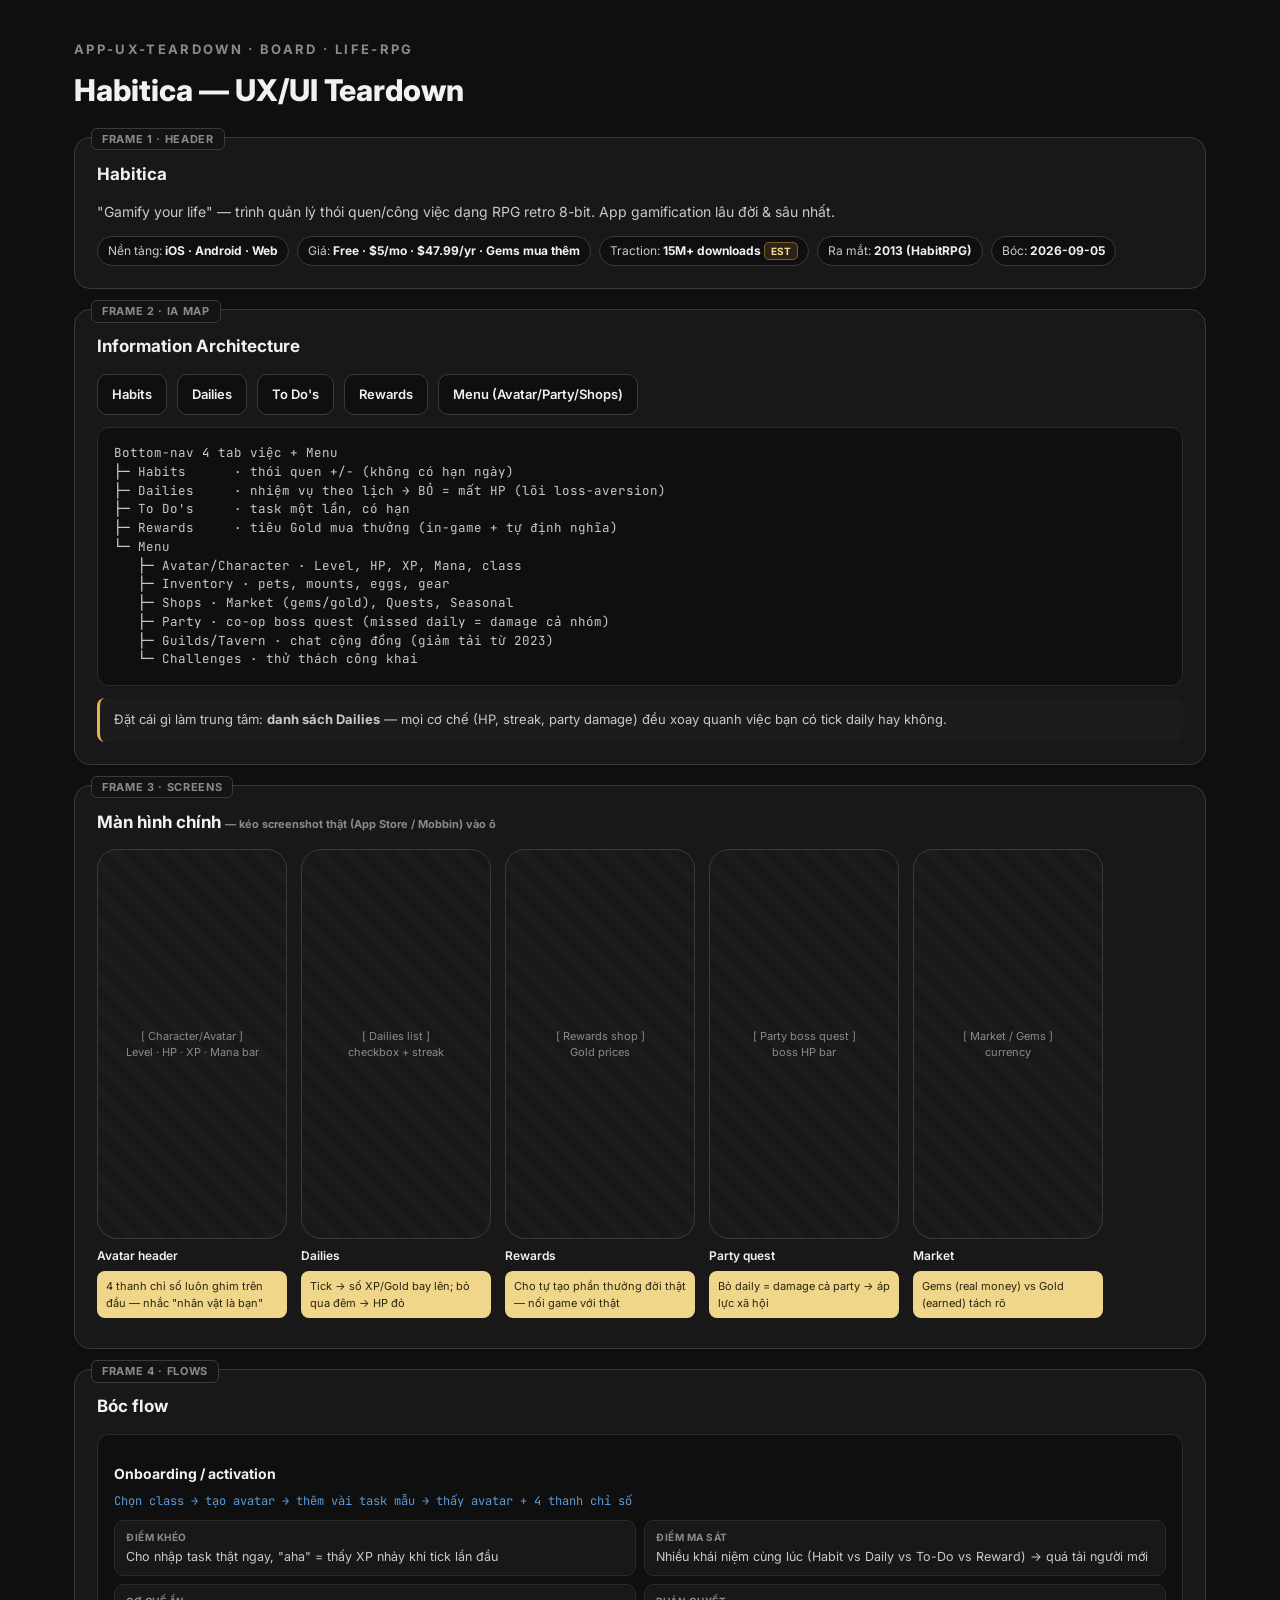
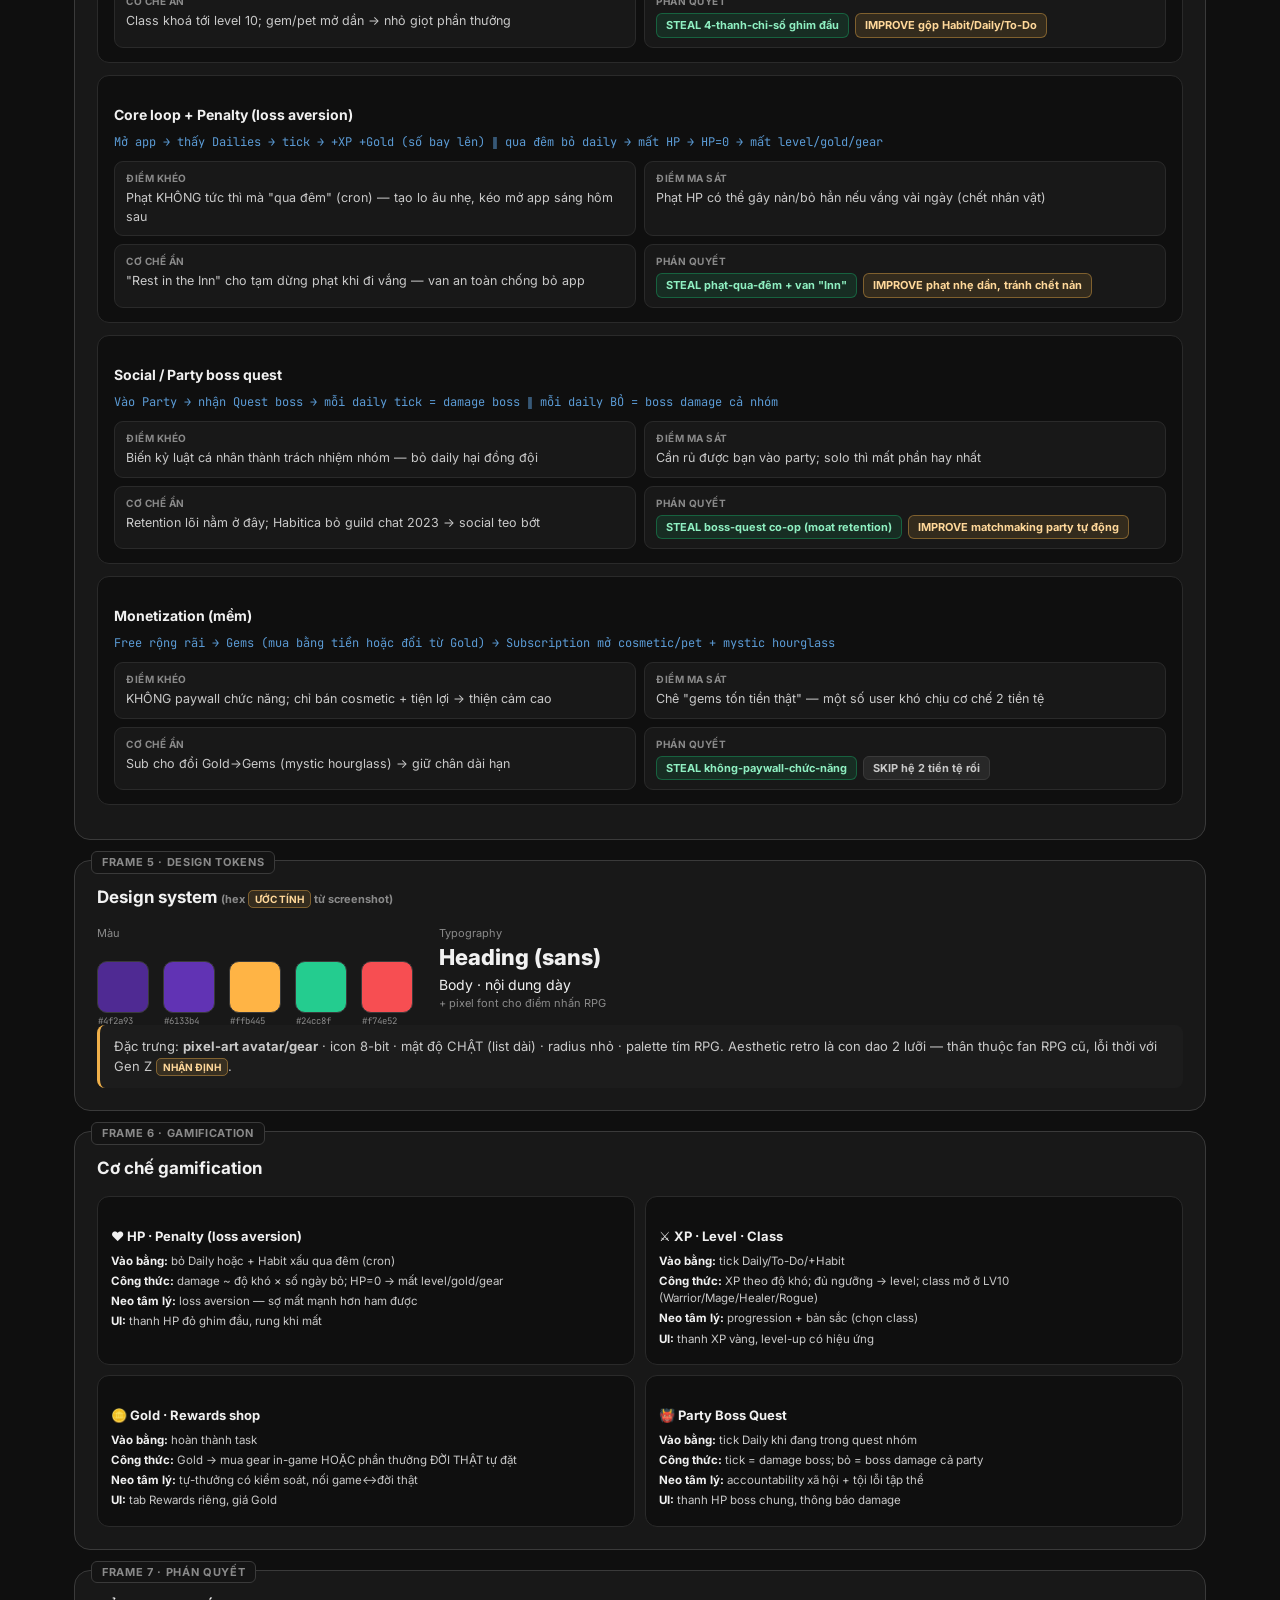
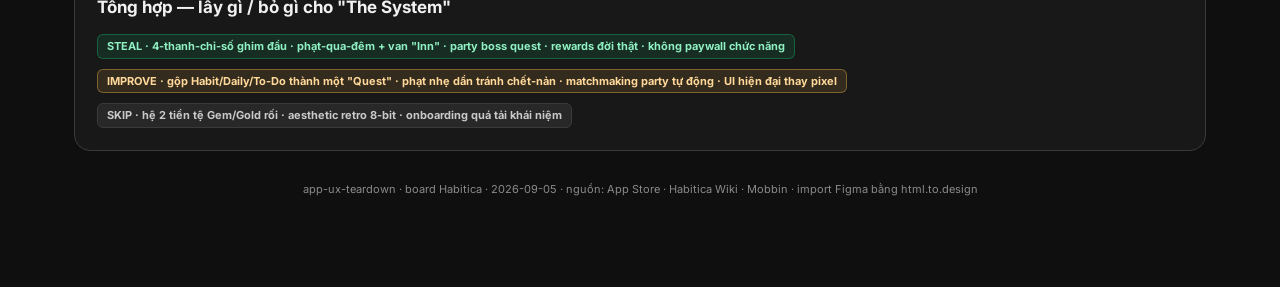
<file: decks/board-habitica.html>
<!DOCTYPE html>
<html lang="vi">
<head>
<meta charset="utf-8">
<meta name="viewport" content="width=device-width, initial-scale=1">
<title>Board · Habitica · Teardown</title>
<link href="https://fonts.googleapis.com/css2?family=Inter:wght@400;500;600;700;800&family=JetBrains+Mono:wght@500;700&display=swap" rel="stylesheet">
<style>
  :root{--bg:#0f0f0f;--canvas:#141414;--frame:#181818;--ink:#f1f1f1;--ink2:#c9c9c9;--muted:#8a8a8a;
    --line:#2a2a2a;--line2:#3a3a3a;--steal:#17b26a;--improve:#f0b04a;--note:#f0d68a;--accent:#5b9bd5}
  *{box-sizing:border-box}
  body{margin:0;background:var(--bg);color:var(--ink);font-family:'Inter',system-ui,sans-serif;line-height:1.5}
  .mono{font-family:'JetBrains Mono',monospace}
  .canvas{max-width:1180px;margin:0 auto;padding:40px 24px 90px}
  .board-title{font-size:13px;letter-spacing:.18em;text-transform:uppercase;color:var(--muted);font-weight:700}
  h1{font-size:30px;font-weight:800;margin:8px 0 24px}
  .frame{background:var(--frame);border:1px solid var(--line2);border-radius:16px;padding:22px;margin-bottom:20px;position:relative}
  .frame::before{content:attr(data-f);position:absolute;top:-10px;left:16px;font-size:11px;font-weight:700;letter-spacing:.06em;
    background:var(--canvas);border:1px solid var(--line2);color:var(--muted);padding:2px 10px;border-radius:6px}
  .frame h2{font-size:17px;font-weight:700;margin:2px 0 14px}
  .meta{display:flex;flex-wrap:wrap;gap:8px}
  .chip{font-size:12px;padding:5px 10px;border:1px solid var(--line2);border-radius:999px;color:var(--ink2);background:var(--bg)}
  .chip b{color:var(--ink)}
  .lb{font-size:10px;font-weight:700;padding:2px 6px;border-radius:5px;text-transform:uppercase}
  .lb.est{color:#ffd89a;background:rgba(240,176,74,.13);border:1px solid rgba(240,176,74,.4)}
  .lb.real{color:#8ff0c2;background:rgba(23,178,106,.14);border:1px solid rgba(23,178,106,.4)}
  .ia{display:flex;gap:10px;flex-wrap:wrap}
  .tab{background:var(--bg);border:1px solid var(--line2);border-radius:10px;padding:10px 14px;font-size:13px;font-weight:600;text-align:center}
  .tree{font-family:'JetBrains Mono',monospace;font-size:12.5px;color:var(--ink2);background:var(--bg);border:1px solid var(--line);border-radius:12px;padding:16px;white-space:pre;overflow:auto;margin-top:12px}
  .strip{display:flex;gap:14px;overflow-x:auto;padding-bottom:8px}
  .screen{flex:0 0 190px}
  .shot{width:190px;height:390px;border-radius:20px;border:1px solid var(--line2);background:repeating-linear-gradient(45deg,#1c1c1c,#1c1c1c 10px,#181818 10px,#181818 20px);display:grid;place-items:center;color:var(--muted);font-size:11px;text-align:center;padding:12px}
  .screen .cap{font-size:12px;font-weight:600;margin-top:8px}
  .callout{font-size:11px;color:#2a2410;background:var(--note);border-radius:8px;padding:7px 9px;margin-top:6px}
  .flow{border:1px solid var(--line);border-radius:12px;padding:14px 16px;margin-bottom:12px;background:var(--bg)}
  .flow h3{font-size:14px;font-weight:700;margin-bottom:8px}
  .steps{font-family:'JetBrains Mono',monospace;font-size:12px;color:var(--accent);margin-bottom:10px}
  .grid5{display:grid;grid-template-columns:1fr 1fr;gap:8px;font-size:12.5px}
  .cell{background:var(--frame);border:1px solid var(--line);border-radius:9px;padding:9px 11px}
  .cell .l{font-size:10px;text-transform:uppercase;letter-spacing:.05em;color:var(--muted);font-weight:700;margin-bottom:3px}
  .cell .c{color:var(--ink2)}
  .verdict{display:flex;gap:6px;flex-wrap:wrap;margin-top:4px}
  .v{font-size:11px;font-weight:700;padding:3px 9px;border-radius:6px}
  .v.steal{color:#8ff0c2;background:rgba(23,178,106,.14);border:1px solid rgba(23,178,106,.4)}
  .v.skip{color:#c9c9c9;background:rgba(138,138,138,.14);border:1px solid var(--line2)}
  .v.improve{color:#ffd89a;background:rgba(240,176,74,.13);border:1px solid rgba(240,176,74,.4)}
  .tok{display:flex;gap:26px;flex-wrap:wrap}
  .swatches{display:flex;gap:14px;flex-wrap:wrap}
  .sw{width:52px;height:52px;border-radius:10px;border:1px solid var(--line2);position:relative}
  .sw span{position:absolute;bottom:-16px;left:0;font-size:9px;color:var(--muted);font-family:'JetBrains Mono',monospace}
  .gcards{display:grid;grid-template-columns:1fr 1fr;gap:10px}
  .gcard{background:var(--bg);border:1px solid var(--line);border-radius:12px;padding:13px}
  .gcard h4{font-size:13px;font-weight:700;margin-bottom:6px}
  .gcard .row{font-size:11.5px;color:var(--ink2);margin:3px 0}
  .gcard .row b{color:var(--ink)}
  .note{background:#1c1c1c;border-left:3px solid var(--improve);border-radius:8px;padding:12px 14px;font-size:13px;color:var(--ink2);margin-top:12px}
  .foot{margin-top:30px;font-size:11px;color:var(--muted);text-align:center}
  @media(max-width:720px){.grid5,.gcards{grid-template-columns:1fr}}
</style>
</head>
<body>
<div class="canvas">
  <div class="board-title">app-ux-teardown · board · life-rpg</div>
  <h1>Habitica — UX/UI Teardown</h1>

  <div class="frame" data-f="FRAME 1 · HEADER">
    <h2>Habitica</h2>
    <p style="color:var(--ink2);font-size:14px;margin-top:0">"Gamify your life" — trình quản lý thói quen/công việc dạng RPG retro 8-bit. App gamification lâu đời & sâu nhất.</p>
    <div class="meta">
      <span class="chip">Nền tảng: <b>iOS · Android · Web</b></span>
      <span class="chip">Giá: <b>Free · $5/mo · $47.99/yr · Gems mua thêm</b></span>
      <span class="chip">Traction: <b>15M+ downloads</b> <span class="lb est">est</span></span>
      <span class="chip">Ra mắt: <b>2013 (HabitRPG)</b></span>
      <span class="chip">Bóc: <b>2026-09-05</b></span>
    </div>
  </div>

  <div class="frame" data-f="FRAME 2 · IA MAP">
    <h2>Information Architecture</h2>
    <div class="ia">
      <div class="tab">Habits</div><div class="tab">Dailies</div><div class="tab">To Do's</div>
      <div class="tab">Rewards</div><div class="tab">Menu (Avatar/Party/Shops)</div>
    </div>
    <div class="tree">Bottom-nav 4 tab việc + Menu
├─ Habits      · thói quen +/− (không có hạn ngày)
├─ Dailies     · nhiệm vụ theo lịch → BỎ = mất HP (lõi loss-aversion)
├─ To Do's     · task một lần, có hạn
├─ Rewards     · tiêu Gold mua thưởng (in-game + tự định nghĩa)
└─ Menu
   ├─ Avatar/Character · Level, HP, XP, Mana, class
   ├─ Inventory · pets, mounts, eggs, gear
   ├─ Shops · Market (gems/gold), Quests, Seasonal
   ├─ Party · co-op boss quest (missed daily = damage cả nhóm)
   ├─ Guilds/Tavern · chat cộng đồng (giảm tải từ 2023)
   └─ Challenges · thử thách công khai</div>
    <div class="note">Đặt cái gì làm trung tâm: <b>danh sách Dailies</b> — mọi cơ chế (HP, streak, party damage) đều xoay quanh việc bạn có tick daily hay không.</div>
  </div>

  <div class="frame" data-f="FRAME 3 · SCREENS">
    <h2>Màn hình chính <span style="font-size:11px;color:var(--muted)">— kéo screenshot thật (App Store / Mobbin) vào ô</span></h2>
    <div class="strip">
      <div class="screen"><div class="shot">[ Character/Avatar ]<br>Level · HP · XP · Mana bar</div><div class="cap">Avatar header</div><div class="callout">4 thanh chỉ số luôn ghim trên đầu — nhắc "nhân vật là bạn"</div></div>
      <div class="screen"><div class="shot">[ Dailies list ]<br>checkbox + streak</div><div class="cap">Dailies</div><div class="callout">Tick → số XP/Gold bay lên; bỏ qua đêm → HP đỏ</div></div>
      <div class="screen"><div class="shot">[ Rewards shop ]<br>Gold prices</div><div class="cap">Rewards</div><div class="callout">Cho tự tạo phần thưởng đời thật — nối game với thật</div></div>
      <div class="screen"><div class="shot">[ Party boss quest ]<br>boss HP bar</div><div class="cap">Party quest</div><div class="callout">Bỏ daily = damage cả party → áp lực xã hội</div></div>
      <div class="screen"><div class="shot">[ Market / Gems ]<br>currency</div><div class="cap">Market</div><div class="callout">Gems (real money) vs Gold (earned) tách rõ</div></div>
    </div>
  </div>

  <div class="frame" data-f="FRAME 4 · FLOWS">
    <h2>Bóc flow</h2>

    <div class="flow">
      <h3>Onboarding / activation</h3>
      <div class="steps">Chọn class → tạo avatar → thêm vài task mẫu → thấy avatar + 4 thanh chỉ số</div>
      <div class="grid5">
        <div class="cell"><div class="l">Điểm khéo</div><div class="c">Cho nhập task thật ngay, "aha" = thấy XP nhảy khi tick lần đầu</div></div>
        <div class="cell"><div class="l">Điểm ma sát</div><div class="c">Nhiều khái niệm cùng lúc (Habit vs Daily vs To-Do vs Reward) → quá tải người mới</div></div>
        <div class="cell"><div class="l">Cơ chế ẩn</div><div class="c">Class khoá tới level 10; gem/pet mở dần → nhỏ giọt phần thưởng</div></div>
        <div class="cell"><div class="l">Phán quyết</div><div class="verdict">
          <span class="v steal">STEAL 4-thanh-chỉ-số ghim đầu</span><span class="v improve">IMPROVE gộp Habit/Daily/To-Do</span></div></div>
      </div>
    </div>

    <div class="flow">
      <h3>Core loop + Penalty (loss aversion)</h3>
      <div class="steps">Mở app → thấy Dailies → tick → +XP +Gold (số bay lên) ‖ qua đêm bỏ daily → mất HP → HP=0 → mất level/gold/gear</div>
      <div class="grid5">
        <div class="cell"><div class="l">Điểm khéo</div><div class="c">Phạt KHÔNG tức thì mà "qua đêm" (cron) — tạo lo âu nhẹ, kéo mở app sáng hôm sau</div></div>
        <div class="cell"><div class="l">Điểm ma sát</div><div class="c">Phạt HP có thể gây nản/bỏ hẳn nếu vắng vài ngày (chết nhân vật)</div></div>
        <div class="cell"><div class="l">Cơ chế ẩn</div><div class="c">"Rest in the Inn" cho tạm dừng phạt khi đi vắng — van an toàn chống bỏ app</div></div>
        <div class="cell"><div class="l">Phán quyết</div><div class="verdict">
          <span class="v steal">STEAL phạt-qua-đêm + van "Inn"</span><span class="v improve">IMPROVE phạt nhẹ dần, tránh chết nản</span></div></div>
      </div>
    </div>

    <div class="flow">
      <h3>Social / Party boss quest</h3>
      <div class="steps">Vào Party → nhận Quest boss → mỗi daily tick = damage boss ‖ mỗi daily BỎ = boss damage cả nhóm</div>
      <div class="grid5">
        <div class="cell"><div class="l">Điểm khéo</div><div class="c">Biến kỷ luật cá nhân thành trách nhiệm nhóm — bỏ daily hại đồng đội</div></div>
        <div class="cell"><div class="l">Điểm ma sát</div><div class="c">Cần rủ được bạn vào party; solo thì mất phần hay nhất</div></div>
        <div class="cell"><div class="l">Cơ chế ẩn</div><div class="c">Retention lõi nằm ở đây; Habitica bỏ guild chat 2023 → social teo bớt</div></div>
        <div class="cell"><div class="l">Phán quyết</div><div class="verdict">
          <span class="v steal">STEAL boss-quest co-op (moat retention)</span><span class="v improve">IMPROVE matchmaking party tự động</span></div></div>
      </div>
    </div>

    <div class="flow">
      <h3>Monetization (mềm)</h3>
      <div class="steps">Free rộng rãi → Gems (mua bằng tiền hoặc đổi từ Gold) → Subscription mở cosmetic/pet + mystic hourglass</div>
      <div class="grid5">
        <div class="cell"><div class="l">Điểm khéo</div><div class="c">KHÔNG paywall chức năng; chỉ bán cosmetic + tiện lợi → thiện cảm cao</div></div>
        <div class="cell"><div class="l">Điểm ma sát</div><div class="c">Chê "gems tốn tiền thật" — một số user khó chịu cơ chế 2 tiền tệ</div></div>
        <div class="cell"><div class="l">Cơ chế ẩn</div><div class="c">Sub cho đổi Gold→Gems (mystic hourglass) → giữ chân dài hạn</div></div>
        <div class="cell"><div class="l">Phán quyết</div><div class="verdict">
          <span class="v steal">STEAL không-paywall-chức-năng</span><span class="v skip">SKIP hệ 2 tiền tệ rối</span></div></div>
      </div>
    </div>
  </div>

  <div class="frame" data-f="FRAME 5 · DESIGN TOKENS">
    <h2>Design system <span style="font-size:11px;color:var(--muted)">(hex <span class="lb est">ƯỚC TÍNH</span> từ screenshot)</span></h2>
    <div class="tok">
      <div>
        <div style="font-size:11px;color:var(--muted);margin-bottom:20px">Màu</div>
        <div class="swatches">
          <div class="sw" style="background:#4f2a93"><span>#4f2a93</span></div>
          <div class="sw" style="background:#6133b4"><span>#6133b4</span></div>
          <div class="sw" style="background:#ffb445"><span>#ffb445</span></div>
          <div class="sw" style="background:#24cc8f"><span>#24cc8f</span></div>
          <div class="sw" style="background:#f74e52"><span>#f74e52</span></div>
        </div>
      </div>
      <div>
        <div style="font-size:11px;color:var(--muted)">Typography</div>
        <div style="font-size:22px;font-weight:800">Heading (sans)</div>
        <div style="font-size:14px">Body · nội dung dày</div>
        <div style="font-size:11px;color:var(--muted)">+ pixel font cho điểm nhấn RPG</div>
      </div>
    </div>
    <div class="note">Đặc trưng: <b>pixel-art avatar/gear</b> · icon 8-bit · mật độ CHẬT (list dài) · radius nhỏ · palette tím RPG. Aesthetic retro là con dao 2 lưỡi — thân thuộc fan RPG cũ, lỗi thời với Gen Z <span class="lb est">nhận định</span>.</div>
  </div>

  <div class="frame" data-f="FRAME 6 · GAMIFICATION">
    <h2>Cơ chế gamification</h2>
    <div class="gcards">
      <div class="gcard"><h4>❤️ HP · Penalty (loss aversion)</h4>
        <div class="row"><b>Vào bằng:</b> bỏ Daily hoặc + Habit xấu qua đêm (cron)</div>
        <div class="row"><b>Công thức:</b> damage ~ độ khó × số ngày bỏ; HP=0 → mất level/gold/gear</div>
        <div class="row"><b>Neo tâm lý:</b> loss aversion — sợ mất mạnh hơn ham được</div>
        <div class="row"><b>UI:</b> thanh HP đỏ ghim đầu, rung khi mất</div>
      </div>
      <div class="gcard"><h4>⚔️ XP · Level · Class</h4>
        <div class="row"><b>Vào bằng:</b> tick Daily/To-Do/+Habit</div>
        <div class="row"><b>Công thức:</b> XP theo độ khó; đủ ngưỡng → level; class mở ở LV10 (Warrior/Mage/Healer/Rogue)</div>
        <div class="row"><b>Neo tâm lý:</b> progression + bản sắc (chọn class)</div>
        <div class="row"><b>UI:</b> thanh XP vàng, level-up có hiệu ứng</div>
      </div>
      <div class="gcard"><h4>🪙 Gold · Rewards shop</h4>
        <div class="row"><b>Vào bằng:</b> hoàn thành task</div>
        <div class="row"><b>Công thức:</b> Gold → mua gear in-game HOẶC phần thưởng ĐỜI THẬT tự đặt</div>
        <div class="row"><b>Neo tâm lý:</b> tự-thưởng có kiểm soát, nối game↔đời thật</div>
        <div class="row"><b>UI:</b> tab Rewards riêng, giá Gold</div>
      </div>
      <div class="gcard"><h4>👹 Party Boss Quest</h4>
        <div class="row"><b>Vào bằng:</b> tick Daily khi đang trong quest nhóm</div>
        <div class="row"><b>Công thức:</b> tick = damage boss; bỏ = boss damage cả party</div>
        <div class="row"><b>Neo tâm lý:</b> accountability xã hội + tội lỗi tập thể</div>
        <div class="row"><b>UI:</b> thanh HP boss chung, thông báo damage</div>
      </div>
    </div>
  </div>

  <div class="frame" data-f="FRAME 7 · PHÁN QUYẾT">
    <h2>Tổng hợp — lấy gì / bỏ gì cho "The System"</h2>
    <div class="verdict" style="gap:8px;margin-bottom:10px">
      <span class="v steal">STEAL · 4-thanh-chỉ-số ghim đầu · phạt-qua-đêm + van "Inn" · party boss quest · rewards đời thật · không paywall chức năng</span>
    </div>
    <div class="verdict" style="gap:8px;margin-bottom:10px">
      <span class="v improve">IMPROVE · gộp Habit/Daily/To-Do thành một "Quest" · phạt nhẹ dần tránh chết-nản · matchmaking party tự động · UI hiện đại thay pixel</span>
    </div>
    <div class="verdict" style="gap:8px">
      <span class="v skip">SKIP · hệ 2 tiền tệ Gem/Gold rối · aesthetic retro 8-bit · onboarding quá tải khái niệm</span>
    </div>
  </div>

  <div class="foot">app-ux-teardown · board Habitica · 2026-09-05 · nguồn: App Store · Habitica Wiki · Mobbin · import Figma bằng html.to.design</div>
</div>
</body>
</html>
</file>
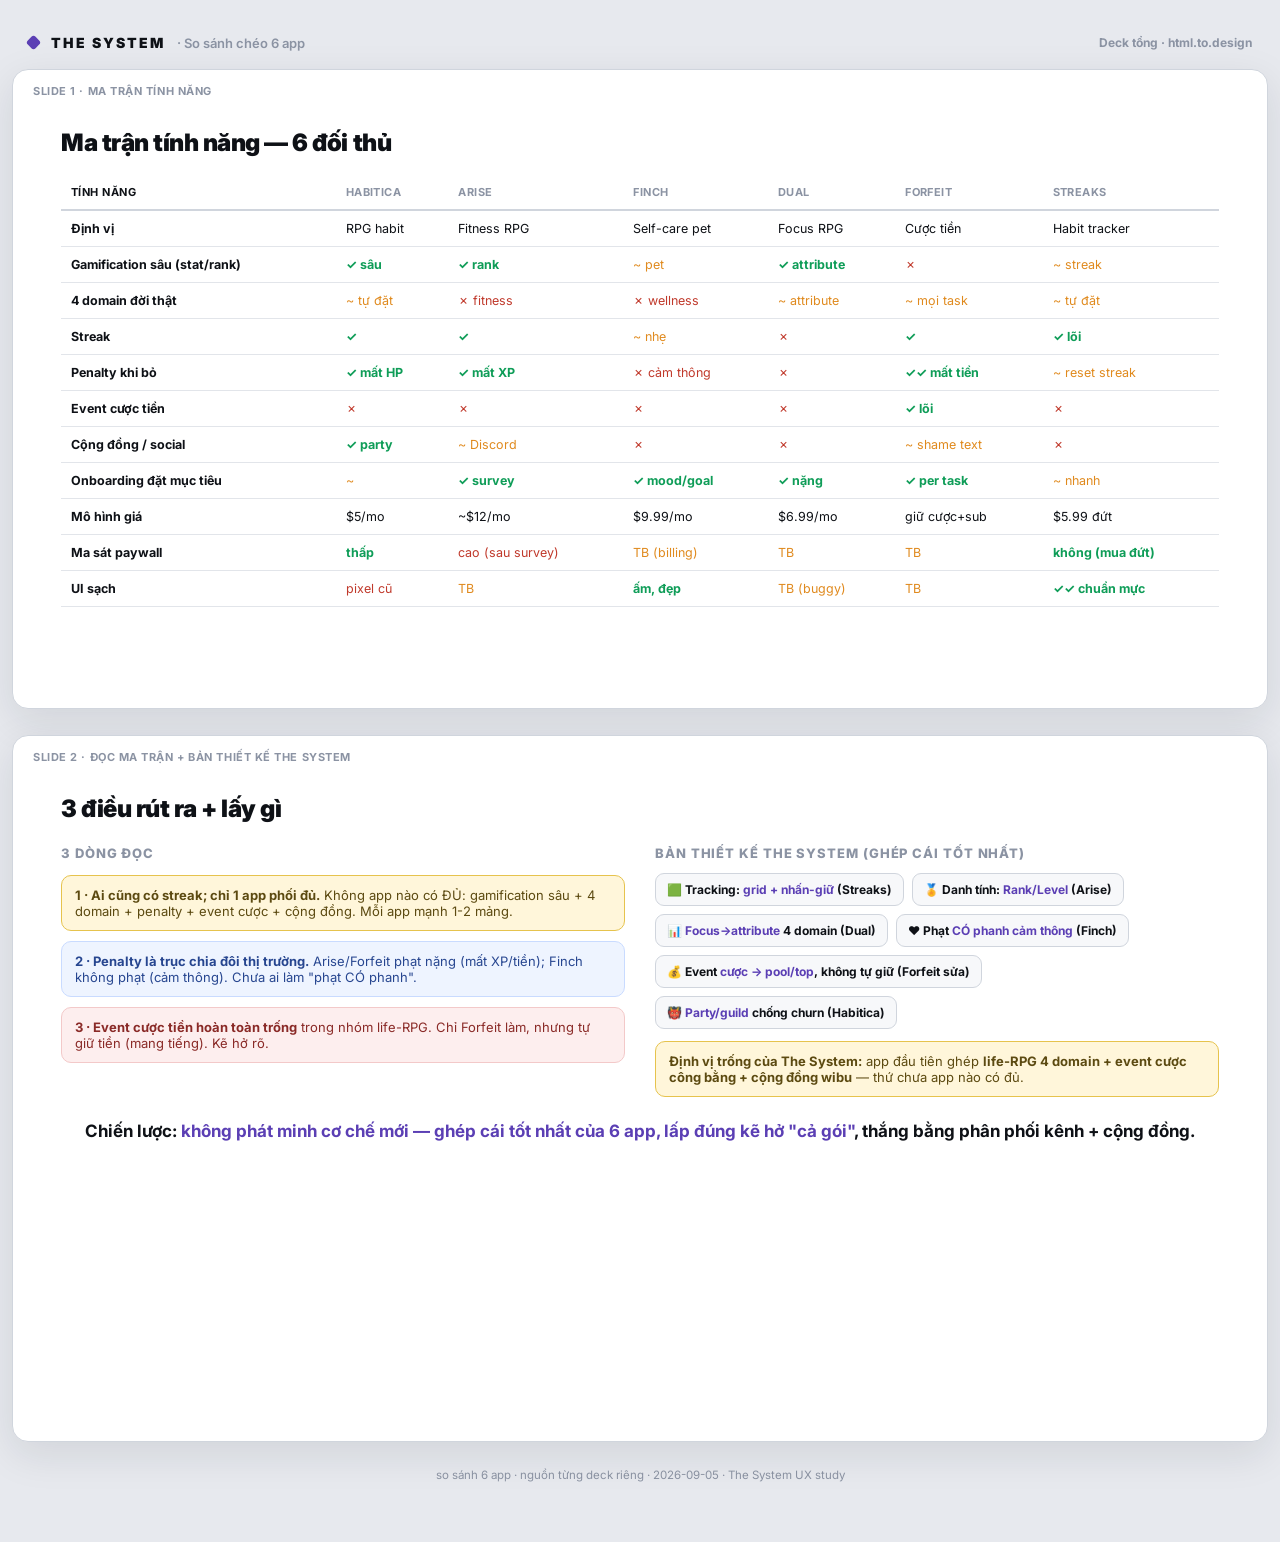
<file: decks/deck-_compare.html>
<!DOCTYPE html>
<html lang="vi"><head><meta charset="utf-8"><meta name="viewport" content="width=device-width, initial-scale=1">
<title>THE SYSTEM · So sánh 6 app</title>
<link href="https://fonts.googleapis.com/css2?family=Inter:wght@400;500;600;700;800;900&family=JetBrains+Mono:wght@600&display=swap" rel="stylesheet">
<link rel="stylesheet" href="./deck.css"></head><body>
<div class="deck">
  <div class="deck-h"><span class="dot"></span><span class="b">THE SYSTEM</span><span class="sub">· So sánh chéo 6 app</span><span class="pg">Deck tổng · html.to.design</span></div>

  <div class="slide" data-frame="SLIDE 1 · MA TRẬN TÍNH NĂNG" style="aspect-ratio:auto;min-height:640px">
    <div class="s-title" style="font-size:24px">Ma trận tính năng — 6 đối thủ</div>
    <table class="matrix">
      <thead><tr><th>Tính năng</th><th>Habitica</th><th>Arise</th><th>Finch</th><th>Dual</th><th>Forfeit</th><th>Streaks</th></tr></thead>
      <tbody>
        <tr><td>Định vị</td><td>RPG habit</td><td>Fitness RPG</td><td>Self-care pet</td><td>Focus RPG</td><td>Cược tiền</td><td>Habit tracker</td></tr>
        <tr><td>Gamification sâu (stat/rank)</td><td class="y">✓ sâu</td><td class="y">✓ rank</td><td class="p">~ pet</td><td class="y">✓ attribute</td><td class="n">✗</td><td class="p">~ streak</td></tr>
        <tr><td>4 domain đời thật</td><td class="p">~ tự đặt</td><td class="n">✗ fitness</td><td class="n">✗ wellness</td><td class="p">~ attribute</td><td class="p">~ mọi task</td><td class="p">~ tự đặt</td></tr>
        <tr><td>Streak</td><td class="y">✓</td><td class="y">✓</td><td class="p">~ nhẹ</td><td class="n">✗</td><td class="y">✓</td><td class="y">✓ lõi</td></tr>
        <tr><td>Penalty khi bỏ</td><td class="y">✓ mất HP</td><td class="y">✓ mất XP</td><td class="n">✗ cảm thông</td><td class="n">✗</td><td class="y">✓✓ mất tiền</td><td class="p">~ reset streak</td></tr>
        <tr><td>Event cược tiền</td><td class="n">✗</td><td class="n">✗</td><td class="n">✗</td><td class="n">✗</td><td class="y">✓ lõi</td><td class="n">✗</td></tr>
        <tr><td>Cộng đồng / social</td><td class="y">✓ party</td><td class="p">~ Discord</td><td class="n">✗</td><td class="n">✗</td><td class="p">~ shame text</td><td class="n">✗</td></tr>
        <tr><td>Onboarding đặt mục tiêu</td><td class="p">~</td><td class="y">✓ survey</td><td class="y">✓ mood/goal</td><td class="y">✓ nặng</td><td class="y">✓ per task</td><td class="p">~ nhanh</td></tr>
        <tr><td>Mô hình giá</td><td>$5/mo</td><td>~$12/mo</td><td>$9.99/mo</td><td>$6.99/mo</td><td>giữ cược+sub</td><td>$5.99 đứt</td></tr>
        <tr><td>Ma sát paywall</td><td class="y">thấp</td><td class="n">cao (sau survey)</td><td class="p">TB (billing)</td><td class="p">TB</td><td class="p">TB</td><td class="y">không (mua đứt)</td></tr>
        <tr><td>UI sạch</td><td class="n">pixel cũ</td><td class="p">TB</td><td class="y">ấm, đẹp</td><td class="p">TB (buggy)</td><td class="p">TB</td><td class="y">✓✓ chuẩn mực</td></tr>
      </tbody>
    </table>
  </div>

  <div class="slide" data-frame="SLIDE 2 · ĐỌC MA TRẬN + BẢN THIẾT KẾ THE SYSTEM">
    <div class="s-title" style="font-size:24px">3 điều rút ra + lấy gì</div>
    <div class="cols">
      <div class="panel"><h4>3 dòng đọc</h4>
        <div class="note"><b>1 · Ai cũng có streak; chỉ 1 app phối đủ.</b> Không app nào có ĐỦ: gamification sâu + 4 domain + penalty + event cược + cộng đồng. Mỗi app mạnh 1-2 mảng.</div>
        <div class="note blue" style="margin-top:10px"><b>2 · Penalty là trục chia đôi thị trường.</b> Arise/Forfeit phạt nặng (mất XP/tiền); Finch không phạt (cảm thông). Chưa ai làm "phạt CÓ phanh".</div>
        <div class="note red" style="margin-top:10px"><b>3 · Event cược tiền hoàn toàn trống</b> trong nhóm life-RPG. Chỉ Forfeit làm, nhưng tự giữ tiền (mang tiếng). Kẽ hở rõ.</div>
      </div>
      <div class="panel"><h4>Bản thiết kế The System (ghép cái tốt nhất)</h4>
        <div class="gchips">
          <div class="gchip">🟩 Tracking: <b>grid + nhấn-giữ</b> (Streaks)</div>
          <div class="gchip">🏅 Danh tính: <b>Rank/Level</b> (Arise)</div>
          <div class="gchip">📊 <b>Focus→attribute</b> 4 domain (Dual)</div>
          <div class="gchip">❤️ Phạt <b>CÓ phanh cảm thông</b> (Finch)</div>
          <div class="gchip">💰 Event <b>cược → pool/top</b>, không tự giữ (Forfeit sửa)</div>
          <div class="gchip">👹 <b>Party/guild</b> chống churn (Habitica)</div>
        </div>
        <div class="note" style="margin-top:12px"><b>Định vị trống của The System:</b> app đầu tiên ghép <b>life-RPG 4 domain + event cược công bằng + cộng đồng wibu</b> — thứ chưa app nào có đủ.</div>
      </div>
    </div>
    <div class="bigq">Chiến lược: <b>không phát minh cơ chế mới — ghép cái tốt nhất của 6 app, lấp đúng kẽ hở "cả gói"</b>, thắng bằng phân phối kênh + cộng đồng.</div>
  </div>
  <div class="foot">so sánh 6 app · nguồn từng deck riêng · 2026-09-05 · The System UX study</div>
</div></body></html>
</file>
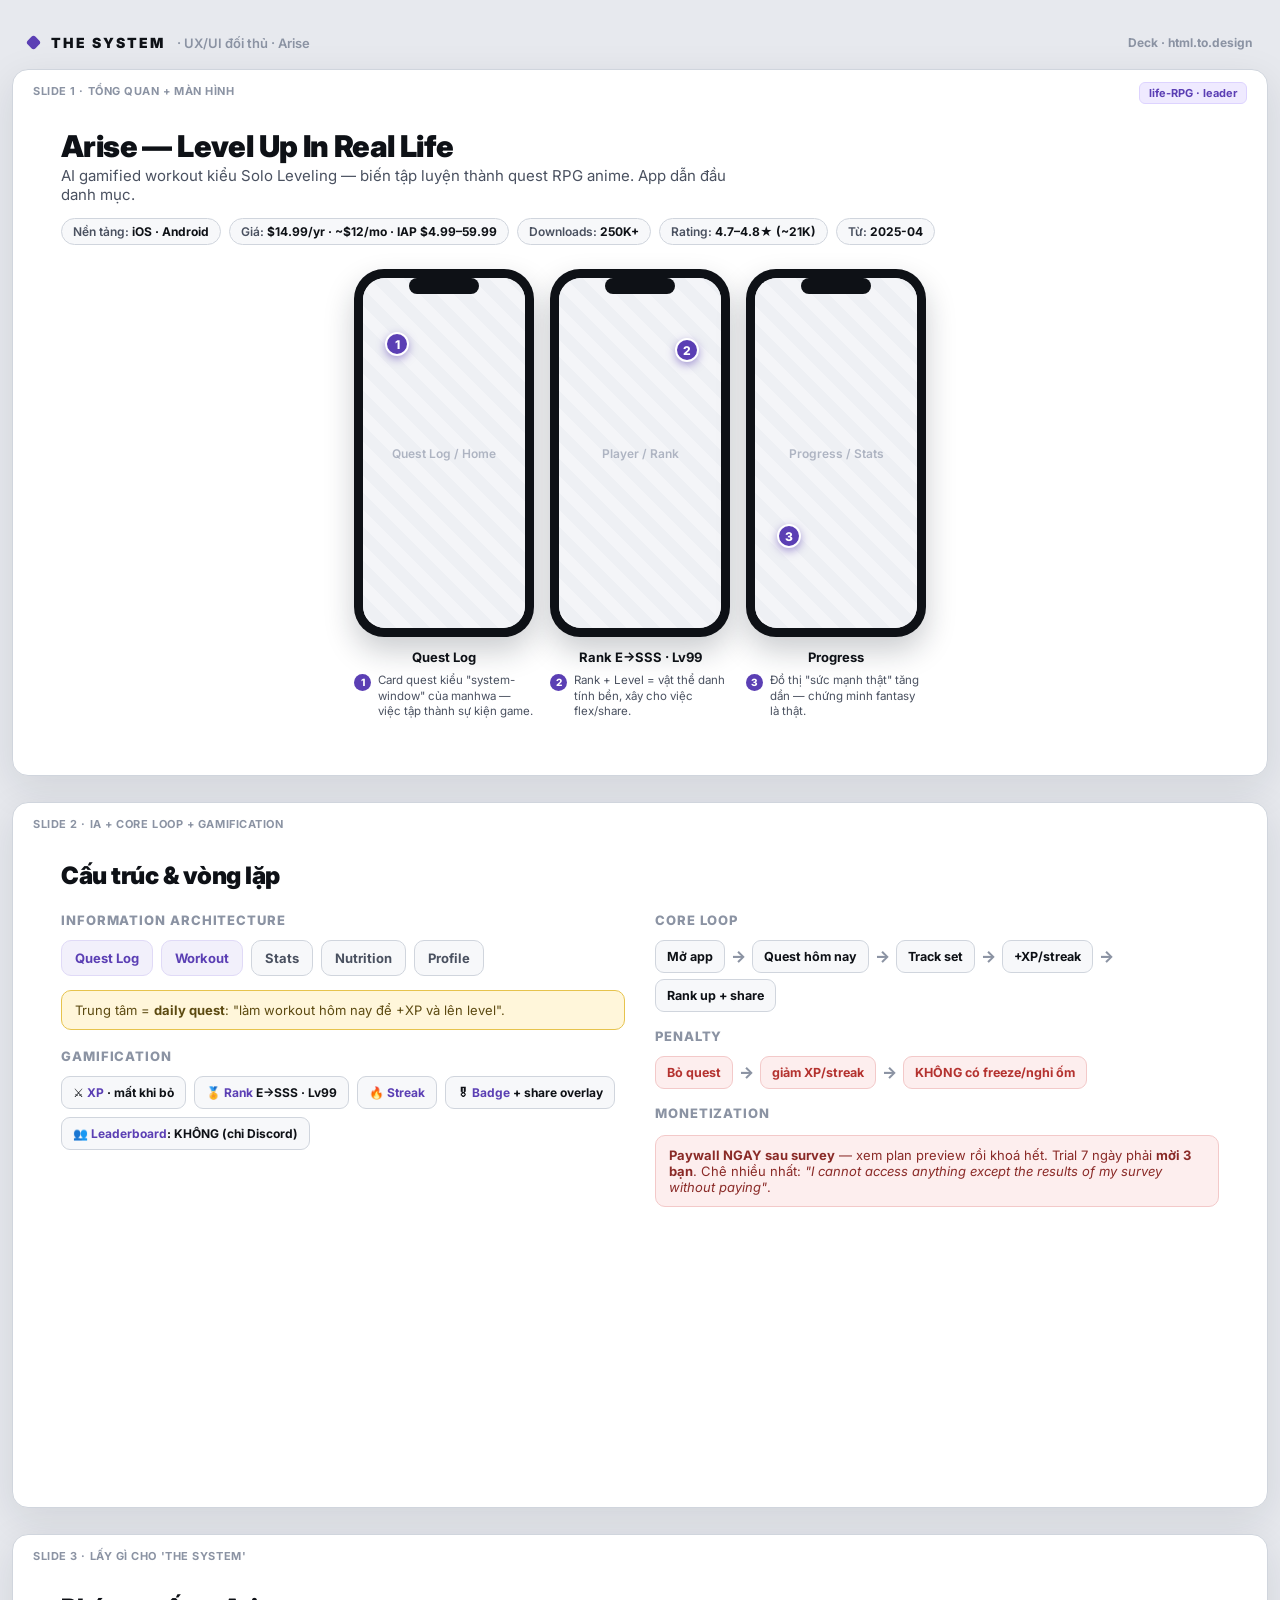
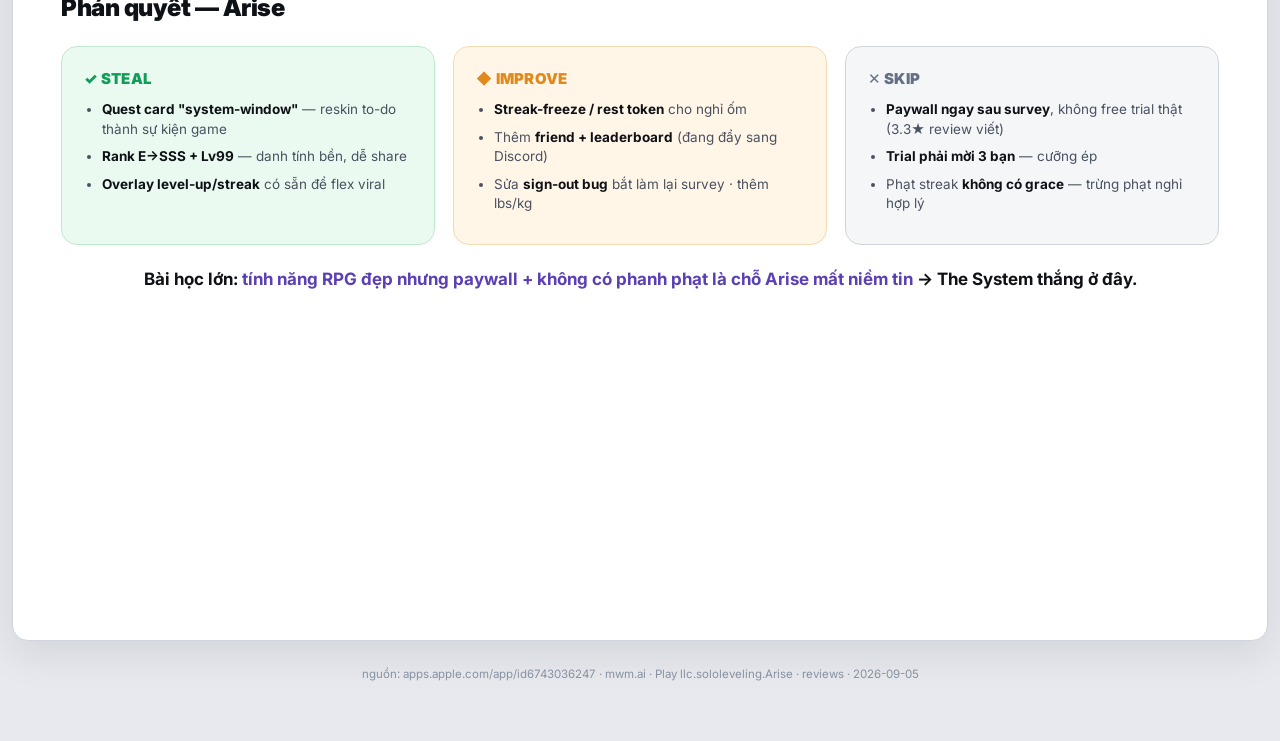
<file: decks/deck-arise.html>
<!DOCTYPE html>
<html lang="vi"><head><meta charset="utf-8"><meta name="viewport" content="width=device-width, initial-scale=1">
<title>THE SYSTEM · UX · Arise</title>
<link href="https://fonts.googleapis.com/css2?family=Inter:wght@400;500;600;700;800;900&family=JetBrains+Mono:wght@600&display=swap" rel="stylesheet">
<link rel="stylesheet" href="./deck.css"></head><body>
<div class="deck">
  <div class="deck-h"><span class="dot"></span><span class="b">THE SYSTEM</span><span class="sub">· UX/UI đối thủ · Arise</span><span class="pg">Deck · html.to.design</span></div>

  <div class="slide" data-frame="SLIDE 1 · TỔNG QUAN + MÀN HÌNH"><span class="stag">life-RPG · leader</span>
    <div class="s-title">Arise — Level Up In Real Life</div>
    <div class="s-sub">AI gamified workout kiểu Solo Leveling — biến tập luyện thành quest RPG anime. App dẫn đầu danh mục.</div>
    <div class="meta"><span class="chip">Nền tảng: <b>iOS · Android</b></span><span class="chip">Giá: <b>$14.99/yr · ~$12/mo · IAP $4.99–59.99</b></span><span class="chip">Downloads: <b>250K+</b></span><span class="chip">Rating: <b>4.7–4.8★ (~21K)</b></span><span class="chip">Từ: <b>2025-04</b></span></div>
    <div class="phones">
      <div class="phone"><div class="device"><div class="notch"></div><div class="screen"><div class="ph-drop">Quest Log / Home</div><div class="pin" style="top:54px;left:22px">1</div></div></div><div class="ph-cap">Quest Log</div>
        <div class="ph-notes"><div class="nrow"><span class="nnum">1</span>Card quest kiểu "system-window" của manhwa — việc tập thành sự kiện game.</div></div></div>
      <div class="phone"><div class="device"><div class="notch"></div><div class="screen"><div class="ph-drop">Player / Rank</div><div class="pin" style="top:60px;right:22px">2</div></div></div><div class="ph-cap">Rank E→SSS · Lv99</div>
        <div class="ph-notes"><div class="nrow"><span class="nnum">2</span>Rank + Level = vật thể danh tính bền, xây cho việc flex/share.</div></div></div>
      <div class="phone"><div class="device"><div class="notch"></div><div class="screen"><div class="ph-drop">Progress / Stats</div><div class="pin" style="bottom:80px;left:22px">3</div></div></div><div class="ph-cap">Progress</div>
        <div class="ph-notes"><div class="nrow"><span class="nnum">3</span>Đồ thị "sức mạnh thật" tăng dần — chứng minh fantasy là thật.</div></div></div>
    </div>
  </div>

  <div class="slide" data-frame="SLIDE 2 · IA + CORE LOOP + GAMIFICATION">
    <div class="s-title" style="font-size:24px">Cấu trúc & vòng lặp</div>
    <div class="cols">
      <div class="panel"><h4>Information Architecture</h4>
        <div class="tabs"><div class="tab">Quest Log</div><div class="tab">Workout</div><div class="tab mid">Stats</div><div class="tab mid">Nutrition</div><div class="tab mid">Profile</div></div>
        <div class="note">Trung tâm = <b>daily quest</b>: "làm workout hôm nay để +XP và lên level".</div>
        <h4 style="margin-top:18px">Gamification</h4>
        <div class="gchips"><div class="gchip">⚔️ <b>XP</b> · mất khi bỏ</div><div class="gchip">🏅 <b>Rank</b> E→SSS · Lv99</div><div class="gchip">🔥 <b>Streak</b></div><div class="gchip">🎖 <b>Badge</b> + share overlay</div><div class="gchip">👥 <b>Leaderboard</b>: KHÔNG (chỉ Discord)</div></div>
      </div>
      <div class="panel"><h4>Core loop</h4>
        <div class="flowline"><span class="node">Mở app</span><span class="arrow">→</span><span class="node">Quest hôm nay</span><span class="arrow">→</span><span class="node">Track set</span><span class="arrow">→</span><span class="node">+XP/streak</span><span class="arrow">→</span><span class="node">Rank up + share</span></div>
        <h4 style="margin-top:16px">Penalty</h4>
        <div class="flowline"><span class="node hot">Bỏ quest</span><span class="arrow">→</span><span class="node hot">giảm XP/streak</span><span class="arrow">→</span><span class="node hot">KHÔNG có freeze/nghỉ ốm</span></div>
        <h4 style="margin-top:16px">Monetization</h4>
        <div class="note red"><b>Paywall NGAY sau survey</b> — xem plan preview rồi khoá hết. Trial 7 ngày phải <b>mời 3 bạn</b>. Chê nhiều nhất: <i>"I cannot access anything except the results of my survey without paying"</i>.</div>
      </div>
    </div>
  </div>

  <div class="slide" data-frame="SLIDE 3 · LẤY GÌ CHO 'THE SYSTEM'">
    <div class="s-title" style="font-size:24px">Phán quyết — Arise</div>
    <div class="takes">
      <div class="take steal"><h3>✓ STEAL</h3><ul><li><b>Quest card "system-window"</b> — reskin to-do thành sự kiện game</li><li><b>Rank E→SSS + Lv99</b> — danh tính bền, dễ share</li><li><b>Overlay level-up/streak</b> có sẵn để flex viral</li></ul></div>
      <div class="take improve"><h3>◆ IMPROVE</h3><ul><li><b>Streak-freeze / rest token</b> cho nghỉ ốm</li><li>Thêm <b>friend + leaderboard</b> (đang đẩy sang Discord)</li><li>Sửa <b>sign-out bug</b> bắt làm lại survey · thêm lbs/kg</li></ul></div>
      <div class="take skip"><h3>✕ SKIP</h3><ul><li><b>Paywall ngay sau survey</b>, không free trial thật (3.3★ review viết)</li><li><b>Trial phải mời 3 bạn</b> — cưỡng ép</li><li>Phạt streak <b>không có grace</b> — trừng phạt nghỉ hợp lý</li></ul></div>
    </div>
    <div class="bigq">Bài học lớn: <b>tính năng RPG đẹp nhưng paywall + không có phanh phạt là chỗ Arise mất niềm tin</b> → The System thắng ở đây.</div>
  </div>
  <div class="foot">nguồn: apps.apple.com/app/id6743036247 · mwm.ai · Play llc.sololeveling.Arise · reviews · 2026-09-05</div>
</div></body></html>
</file>
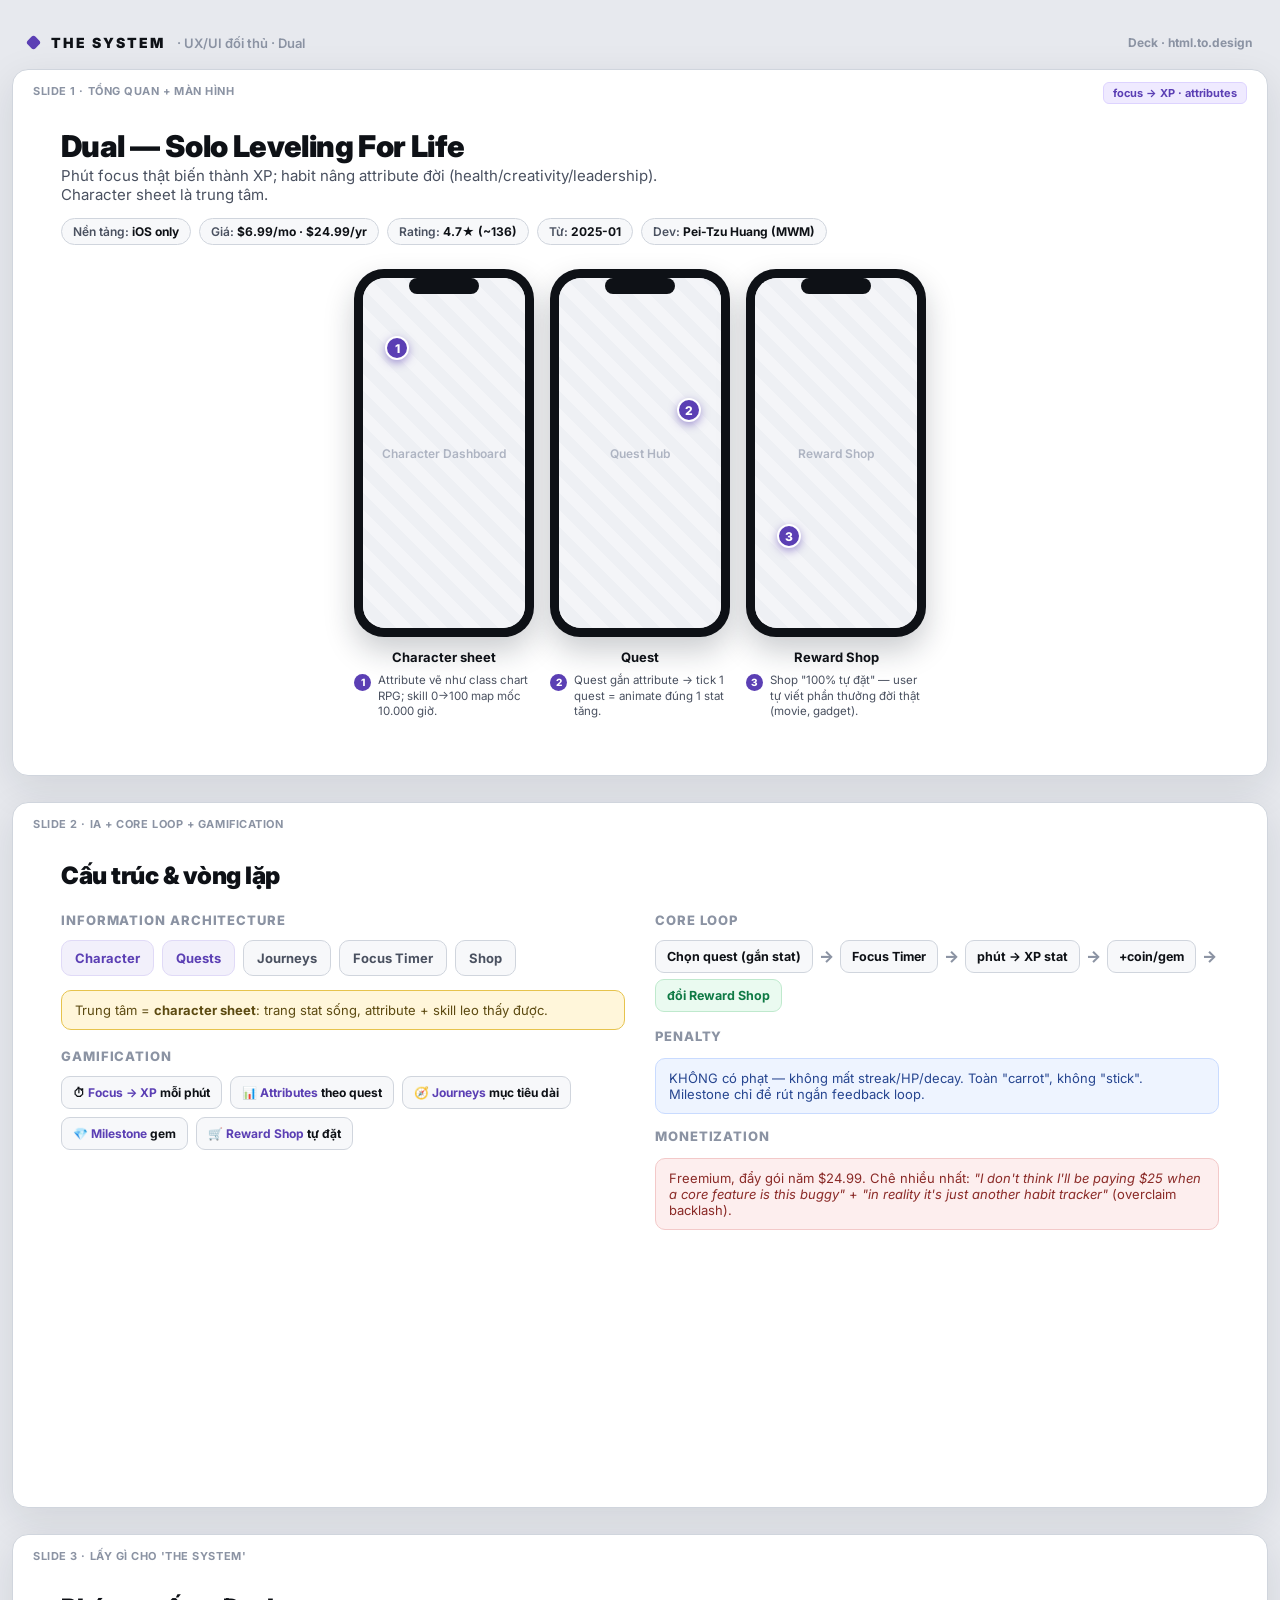
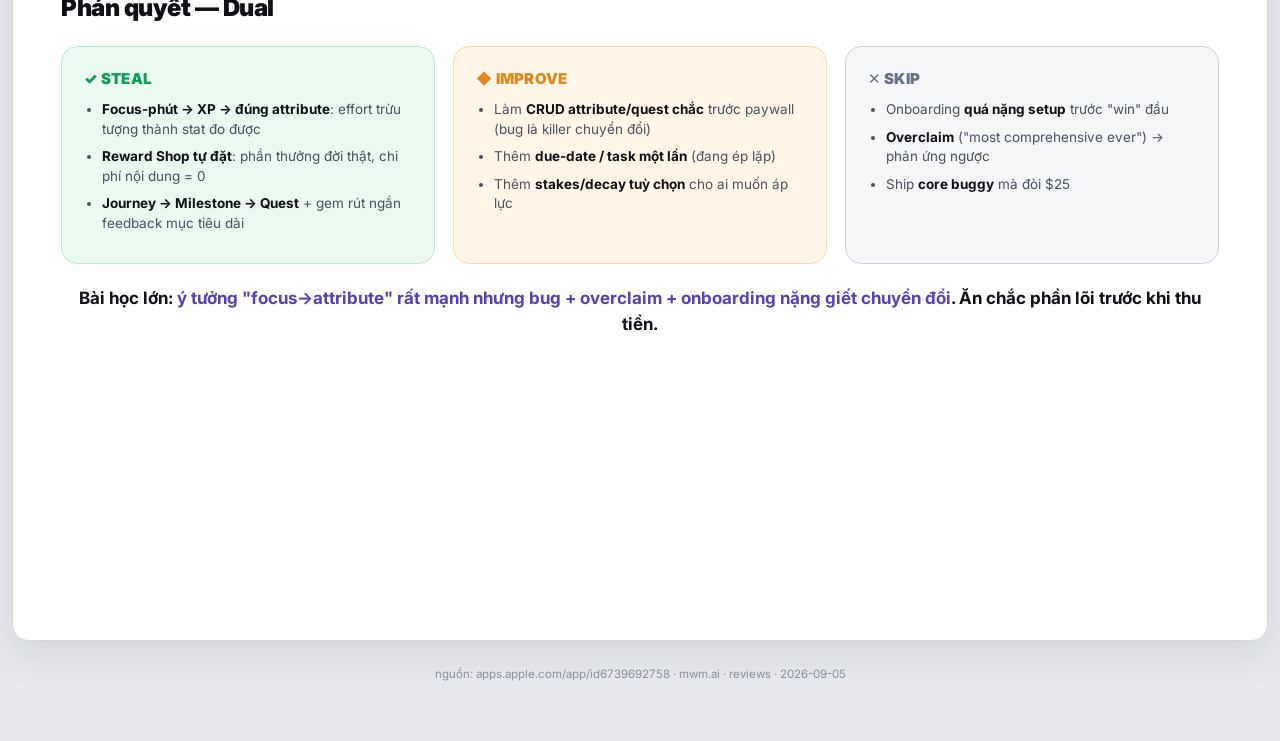
<file: decks/deck-dual.html>
<!DOCTYPE html>
<html lang="vi"><head><meta charset="utf-8"><meta name="viewport" content="width=device-width, initial-scale=1">
<title>THE SYSTEM · UX · Dual</title>
<link href="https://fonts.googleapis.com/css2?family=Inter:wght@400;500;600;700;800;900&family=JetBrains+Mono:wght@600&display=swap" rel="stylesheet">
<link rel="stylesheet" href="./deck.css"></head><body>
<div class="deck">
  <div class="deck-h"><span class="dot"></span><span class="b">THE SYSTEM</span><span class="sub">· UX/UI đối thủ · Dual</span><span class="pg">Deck · html.to.design</span></div>

  <div class="slide" data-frame="SLIDE 1 · TỔNG QUAN + MÀN HÌNH"><span class="stag">focus → XP · attributes</span>
    <div class="s-title">Dual — Solo Leveling For Life</div>
    <div class="s-sub">Phút focus thật biến thành XP; habit nâng attribute đời (health/creativity/leadership). Character sheet là trung tâm.</div>
    <div class="meta"><span class="chip">Nền tảng: <b>iOS only</b></span><span class="chip">Giá: <b>$6.99/mo · $24.99/yr</b></span><span class="chip">Rating: <b>4.7★ (~136)</b></span><span class="chip">Từ: <b>2025-01</b></span><span class="chip">Dev: <b>Pei-Tzu Huang (MWM)</b></span></div>
    <div class="phones">
      <div class="phone"><div class="device"><div class="notch"></div><div class="screen"><div class="ph-drop">Character Dashboard</div><div class="pin" style="top:58px;left:22px">1</div></div></div><div class="ph-cap">Character sheet</div>
        <div class="ph-notes"><div class="nrow"><span class="nnum">1</span>Attribute vẽ như class chart RPG; skill 0→100 map mốc 10.000 giờ.</div></div></div>
      <div class="phone"><div class="device"><div class="notch"></div><div class="screen"><div class="ph-drop">Quest Hub</div><div class="pin" style="top:120px;right:20px">2</div></div></div><div class="ph-cap">Quest</div>
        <div class="ph-notes"><div class="nrow"><span class="nnum">2</span>Quest gắn attribute → tick 1 quest = animate đúng 1 stat tăng.</div></div></div>
      <div class="phone"><div class="device"><div class="notch"></div><div class="screen"><div class="ph-drop">Reward Shop</div><div class="pin" style="bottom:80px;left:22px">3</div></div></div><div class="ph-cap">Reward Shop</div>
        <div class="ph-notes"><div class="nrow"><span class="nnum">3</span>Shop "100% tự đặt" — user tự viết phần thưởng đời thật (movie, gadget).</div></div></div>
    </div>
  </div>

  <div class="slide" data-frame="SLIDE 2 · IA + CORE LOOP + GAMIFICATION">
    <div class="s-title" style="font-size:24px">Cấu trúc & vòng lặp</div>
    <div class="cols">
      <div class="panel"><h4>Information Architecture</h4>
        <div class="tabs"><div class="tab">Character</div><div class="tab">Quests</div><div class="tab mid">Journeys</div><div class="tab mid">Focus Timer</div><div class="tab mid">Shop</div></div>
        <div class="note">Trung tâm = <b>character sheet</b>: trang stat sống, attribute + skill leo thấy được.</div>
        <h4 style="margin-top:18px">Gamification</h4>
        <div class="gchips"><div class="gchip">⏱ <b>Focus → XP</b> mỗi phút</div><div class="gchip">📊 <b>Attributes</b> theo quest</div><div class="gchip">🧭 <b>Journeys</b> mục tiêu dài</div><div class="gchip">💎 <b>Milestone</b> gem</div><div class="gchip">🛒 <b>Reward Shop</b> tự đặt</div></div>
      </div>
      <div class="panel"><h4>Core loop</h4>
        <div class="flowline"><span class="node">Chọn quest (gắn stat)</span><span class="arrow">→</span><span class="node">Focus Timer</span><span class="arrow">→</span><span class="node">phút → XP stat</span><span class="arrow">→</span><span class="node">+coin/gem</span><span class="arrow">→</span><span class="node win">đổi Reward Shop</span></div>
        <h4 style="margin-top:16px">Penalty</h4>
        <div class="note blue">KHÔNG có phạt — không mất streak/HP/decay. Toàn "carrot", không "stick". Milestone chỉ để rút ngắn feedback loop.</div>
        <h4 style="margin-top:14px">Monetization</h4>
        <div class="note red">Freemium, đẩy gói năm $24.99. Chê nhiều nhất: <i>"I don't think I'll be paying $25 when a core feature is this buggy"</i> + <i>"in reality it's just another habit tracker"</i> (overclaim backlash).</div>
      </div>
    </div>
  </div>

  <div class="slide" data-frame="SLIDE 3 · LẤY GÌ CHO 'THE SYSTEM'">
    <div class="s-title" style="font-size:24px">Phán quyết — Dual</div>
    <div class="takes">
      <div class="take steal"><h3>✓ STEAL</h3><ul><li><b>Focus-phút → XP → đúng attribute</b>: effort trừu tượng thành stat đo được</li><li><b>Reward Shop tự đặt</b>: phần thưởng đời thật, chi phí nội dung = 0</li><li><b>Journey → Milestone → Quest</b> + gem rút ngắn feedback mục tiêu dài</li></ul></div>
      <div class="take improve"><h3>◆ IMPROVE</h3><ul><li>Làm <b>CRUD attribute/quest chắc</b> trước paywall (bug là killer chuyển đổi)</li><li>Thêm <b>due-date / task một lần</b> (đang ép lặp)</li><li>Thêm <b>stakes/decay tuỳ chọn</b> cho ai muốn áp lực</li></ul></div>
      <div class="take skip"><h3>✕ SKIP</h3><ul><li>Onboarding <b>quá nặng setup</b> trước "win" đầu</li><li><b>Overclaim</b> ("most comprehensive ever") → phản ứng ngược</li><li>Ship <b>core buggy</b> mà đòi $25</li></ul></div>
    </div>
    <div class="bigq">Bài học lớn: <b>ý tưởng "focus→attribute" rất mạnh nhưng bug + overclaim + onboarding nặng giết chuyển đổi</b>. Ăn chắc phần lõi trước khi thu tiền.</div>
  </div>
  <div class="foot">nguồn: apps.apple.com/app/id6739692758 · mwm.ai · reviews · 2026-09-05</div>
</div></body></html>
</file>
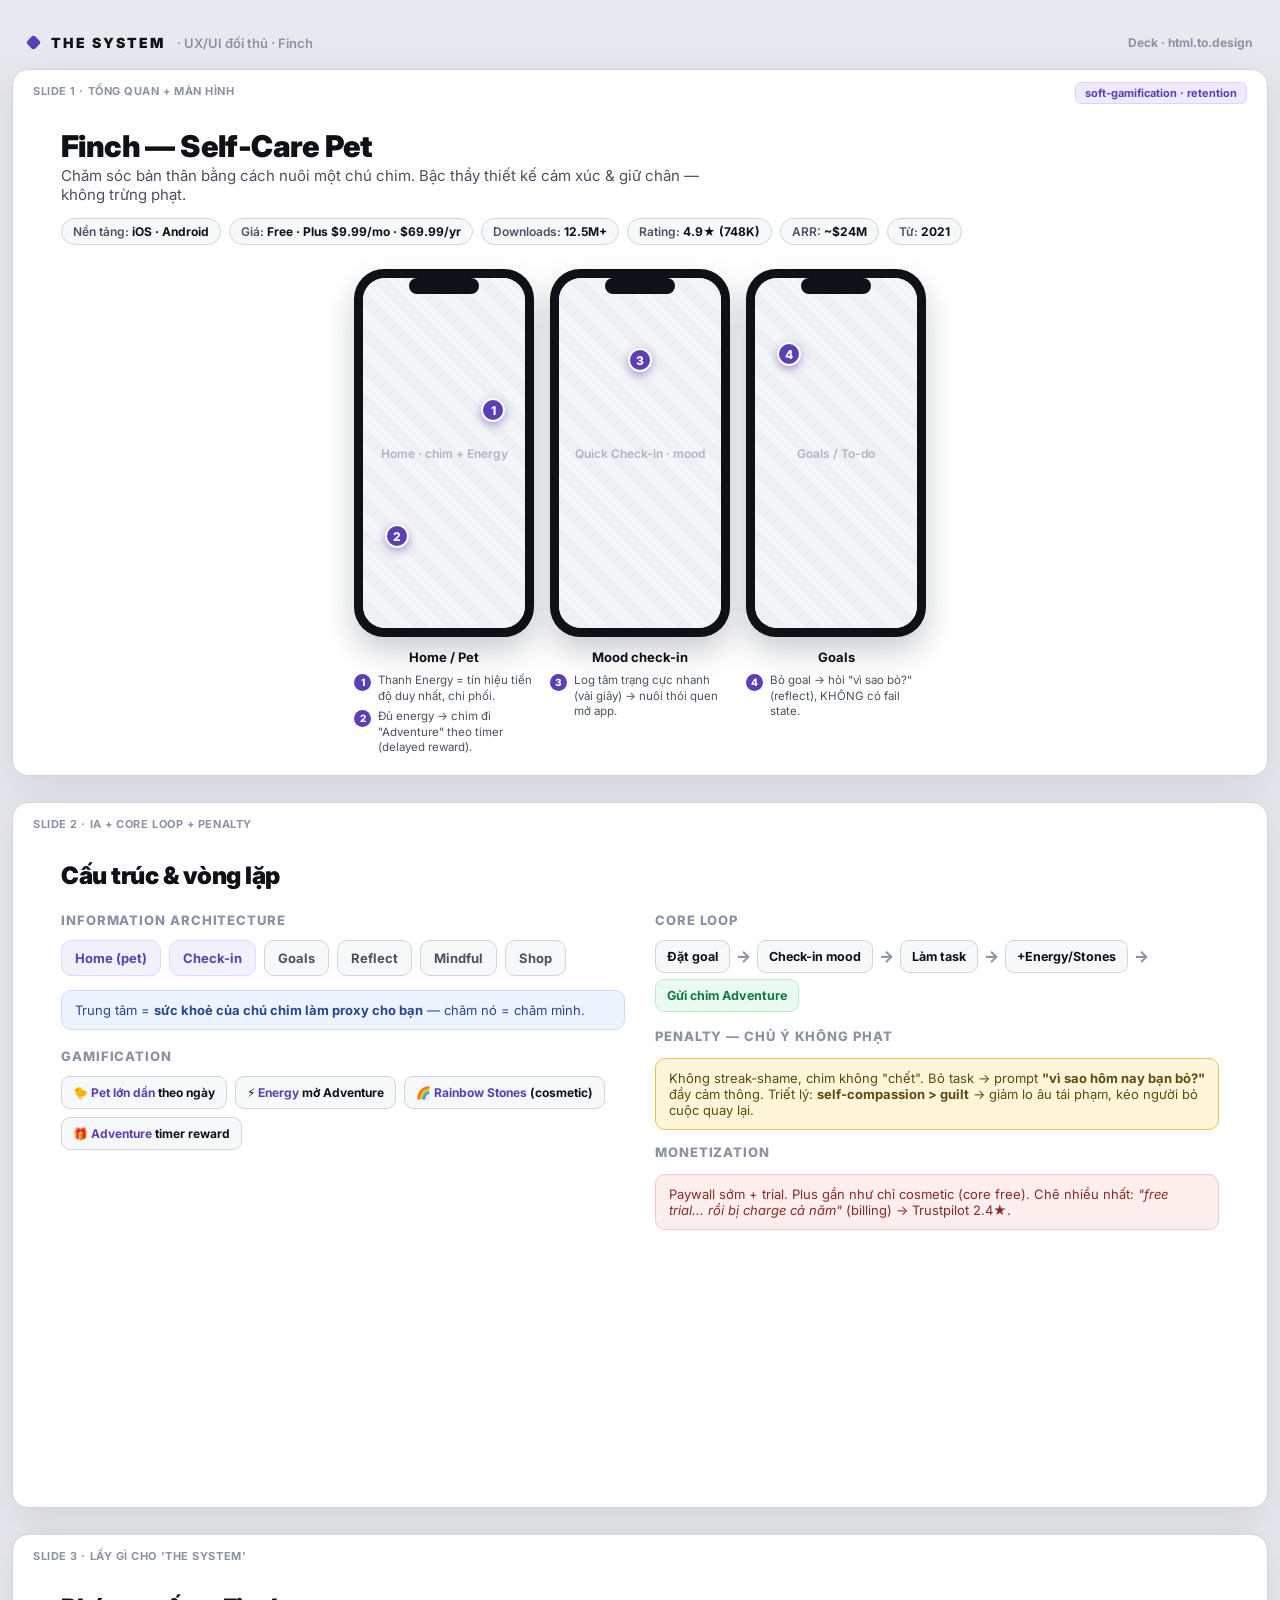
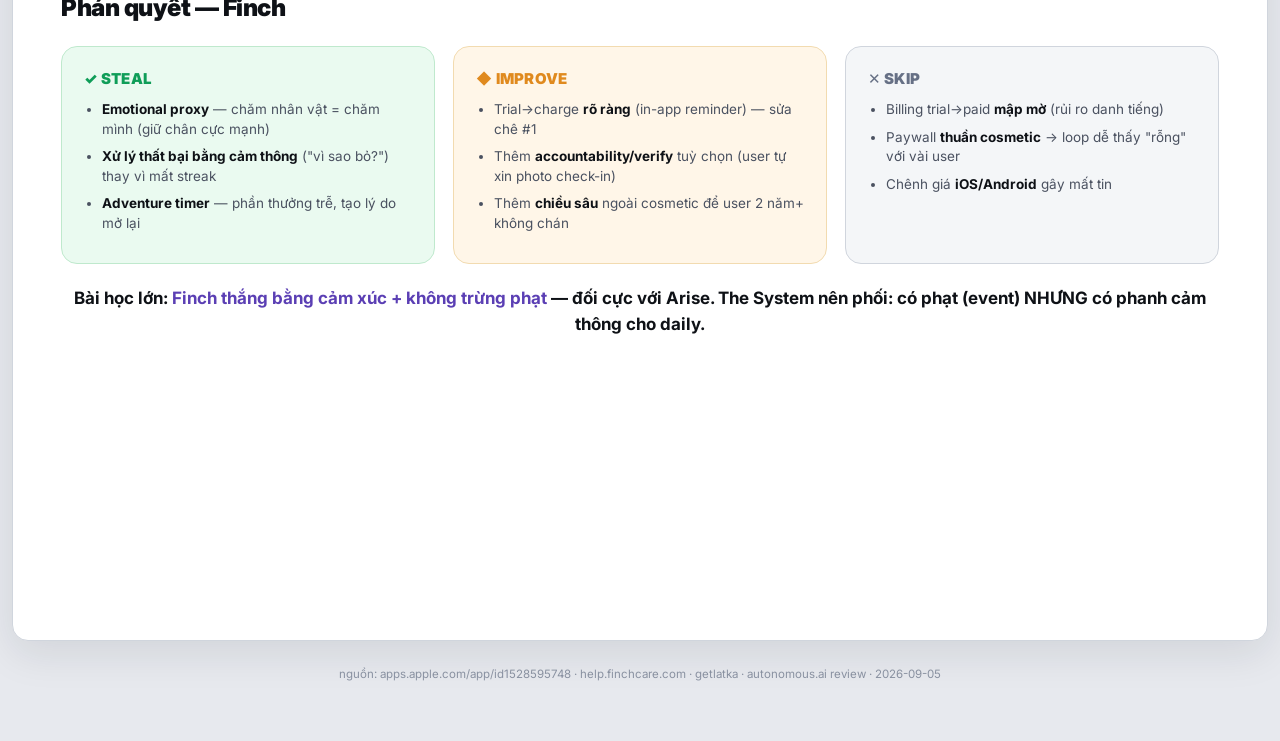
<file: decks/deck-finch.html>
<!DOCTYPE html>
<html lang="vi"><head><meta charset="utf-8"><meta name="viewport" content="width=device-width, initial-scale=1">
<title>THE SYSTEM · UX · Finch</title>
<link href="https://fonts.googleapis.com/css2?family=Inter:wght@400;500;600;700;800;900&family=JetBrains+Mono:wght@600&display=swap" rel="stylesheet">
<link rel="stylesheet" href="./deck.css"></head><body>
<div class="deck">
  <div class="deck-h"><span class="dot"></span><span class="b">THE SYSTEM</span><span class="sub">· UX/UI đối thủ · Finch</span><span class="pg">Deck · html.to.design</span></div>

  <div class="slide" data-frame="SLIDE 1 · TỔNG QUAN + MÀN HÌNH"><span class="stag">soft-gamification · retention</span>
    <div class="s-title">Finch — Self-Care Pet</div>
    <div class="s-sub">Chăm sóc bản thân bằng cách nuôi một chú chim. Bậc thầy thiết kế cảm xúc & giữ chân — không trừng phạt.</div>
    <div class="meta"><span class="chip">Nền tảng: <b>iOS · Android</b></span><span class="chip">Giá: <b>Free · Plus $9.99/mo · $69.99/yr</b></span><span class="chip">Downloads: <b>12.5M+</b></span><span class="chip">Rating: <b>4.9★ (748K)</b></span><span class="chip">ARR: <b>~$24M</b></span><span class="chip">Từ: <b>2021</b></span></div>
    <div class="phones">
      <div class="phone"><div class="device"><div class="notch"></div><div class="screen"><div class="ph-drop">Home · chim + Energy</div><div class="pin" style="top:120px;right:20px">1</div><div class="pin" style="bottom:80px;left:22px">2</div></div></div><div class="ph-cap">Home / Pet</div>
        <div class="ph-notes"><div class="nrow"><span class="nnum">1</span>Thanh Energy = tín hiệu tiến độ duy nhất, chi phối.</div><div class="nrow"><span class="nnum">2</span>Đủ energy → chim đi "Adventure" theo timer (delayed reward).</div></div></div>
      <div class="phone"><div class="device"><div class="notch"></div><div class="screen"><div class="ph-drop">Quick Check-in · mood</div><div class="pin" style="top:70px;left:50%;transform:translateX(-50%)">3</div></div></div><div class="ph-cap">Mood check-in</div>
        <div class="ph-notes"><div class="nrow"><span class="nnum">3</span>Log tâm trạng cực nhanh (vài giây) → nuôi thói quen mở app.</div></div></div>
      <div class="phone"><div class="device"><div class="notch"></div><div class="screen"><div class="ph-drop">Goals / To-do</div><div class="pin" style="top:64px;left:22px">4</div></div></div><div class="ph-cap">Goals</div>
        <div class="ph-notes"><div class="nrow"><span class="nnum">4</span>Bỏ goal → hỏi "vì sao bỏ?" (reflect), KHÔNG có fail state.</div></div></div>
    </div>
  </div>

  <div class="slide" data-frame="SLIDE 2 · IA + CORE LOOP + PENALTY">
    <div class="s-title" style="font-size:24px">Cấu trúc & vòng lặp</div>
    <div class="cols">
      <div class="panel"><h4>Information Architecture</h4>
        <div class="tabs"><div class="tab">Home (pet)</div><div class="tab">Check-in</div><div class="tab mid">Goals</div><div class="tab mid">Reflect</div><div class="tab mid">Mindful</div><div class="tab mid">Shop</div></div>
        <div class="note blue">Trung tâm = <b>sức khoẻ của chú chim làm proxy cho bạn</b> — chăm nó = chăm mình.</div>
        <h4 style="margin-top:18px">Gamification</h4>
        <div class="gchips"><div class="gchip">🐤 <b>Pet lớn dần</b> theo ngày</div><div class="gchip">⚡ <b>Energy</b> mở Adventure</div><div class="gchip">🌈 <b>Rainbow Stones</b> (cosmetic)</div><div class="gchip">🎁 <b>Adventure</b> timer reward</div></div>
      </div>
      <div class="panel"><h4>Core loop</h4>
        <div class="flowline"><span class="node">Đặt goal</span><span class="arrow">→</span><span class="node">Check-in mood</span><span class="arrow">→</span><span class="node">Làm task</span><span class="arrow">→</span><span class="node">+Energy/Stones</span><span class="arrow">→</span><span class="node win">Gửi chim Adventure</span></div>
        <h4 style="margin-top:16px">Penalty — CHỦ Ý KHÔNG PHẠT</h4>
        <div class="note">Không streak-shame, chim không "chết". Bỏ task → prompt <b>"vì sao hôm nay bạn bỏ?"</b> đầy cảm thông. Triết lý: <b>self-compassion &gt; guilt</b> → giảm lo âu tái phạm, kéo người bỏ cuộc quay lại.</div>
        <h4 style="margin-top:14px">Monetization</h4>
        <div class="note red">Paywall sớm + trial. Plus gần như chỉ cosmetic (core free). Chê nhiều nhất: <i>"free trial... rồi bị charge cả năm"</i> (billing) → Trustpilot 2.4★.</div>
      </div>
    </div>
  </div>

  <div class="slide" data-frame="SLIDE 3 · LẤY GÌ CHO 'THE SYSTEM'">
    <div class="s-title" style="font-size:24px">Phán quyết — Finch</div>
    <div class="takes">
      <div class="take steal"><h3>✓ STEAL</h3><ul><li><b>Emotional proxy</b> — chăm nhân vật = chăm mình (giữ chân cực mạnh)</li><li><b>Xử lý thất bại bằng cảm thông</b> ("vì sao bỏ?") thay vì mất streak</li><li><b>Adventure timer</b> — phần thưởng trễ, tạo lý do mở lại</li></ul></div>
      <div class="take improve"><h3>◆ IMPROVE</h3><ul><li>Trial→charge <b>rõ ràng</b> (in-app reminder) — sửa chê #1</li><li>Thêm <b>accountability/verify</b> tuỳ chọn (user tự xin photo check-in)</li><li>Thêm <b>chiều sâu</b> ngoài cosmetic để user 2 năm+ không chán</li></ul></div>
      <div class="take skip"><h3>✕ SKIP</h3><ul><li>Billing trial→paid <b>mập mờ</b> (rủi ro danh tiếng)</li><li>Paywall <b>thuần cosmetic</b> → loop dễ thấy "rỗng" với vài user</li><li>Chênh giá <b>iOS/Android</b> gây mất tin</li></ul></div>
    </div>
    <div class="bigq">Bài học lớn: <b>Finch thắng bằng cảm xúc + không trừng phạt</b> — đối cực với Arise. The System nên phối: có phạt (event) NHƯNG có phanh cảm thông cho daily.</div>
  </div>
  <div class="foot">nguồn: apps.apple.com/app/id1528595748 · help.finchcare.com · getlatka · autonomous.ai review · 2026-09-05</div>
</div></body></html>
</file>
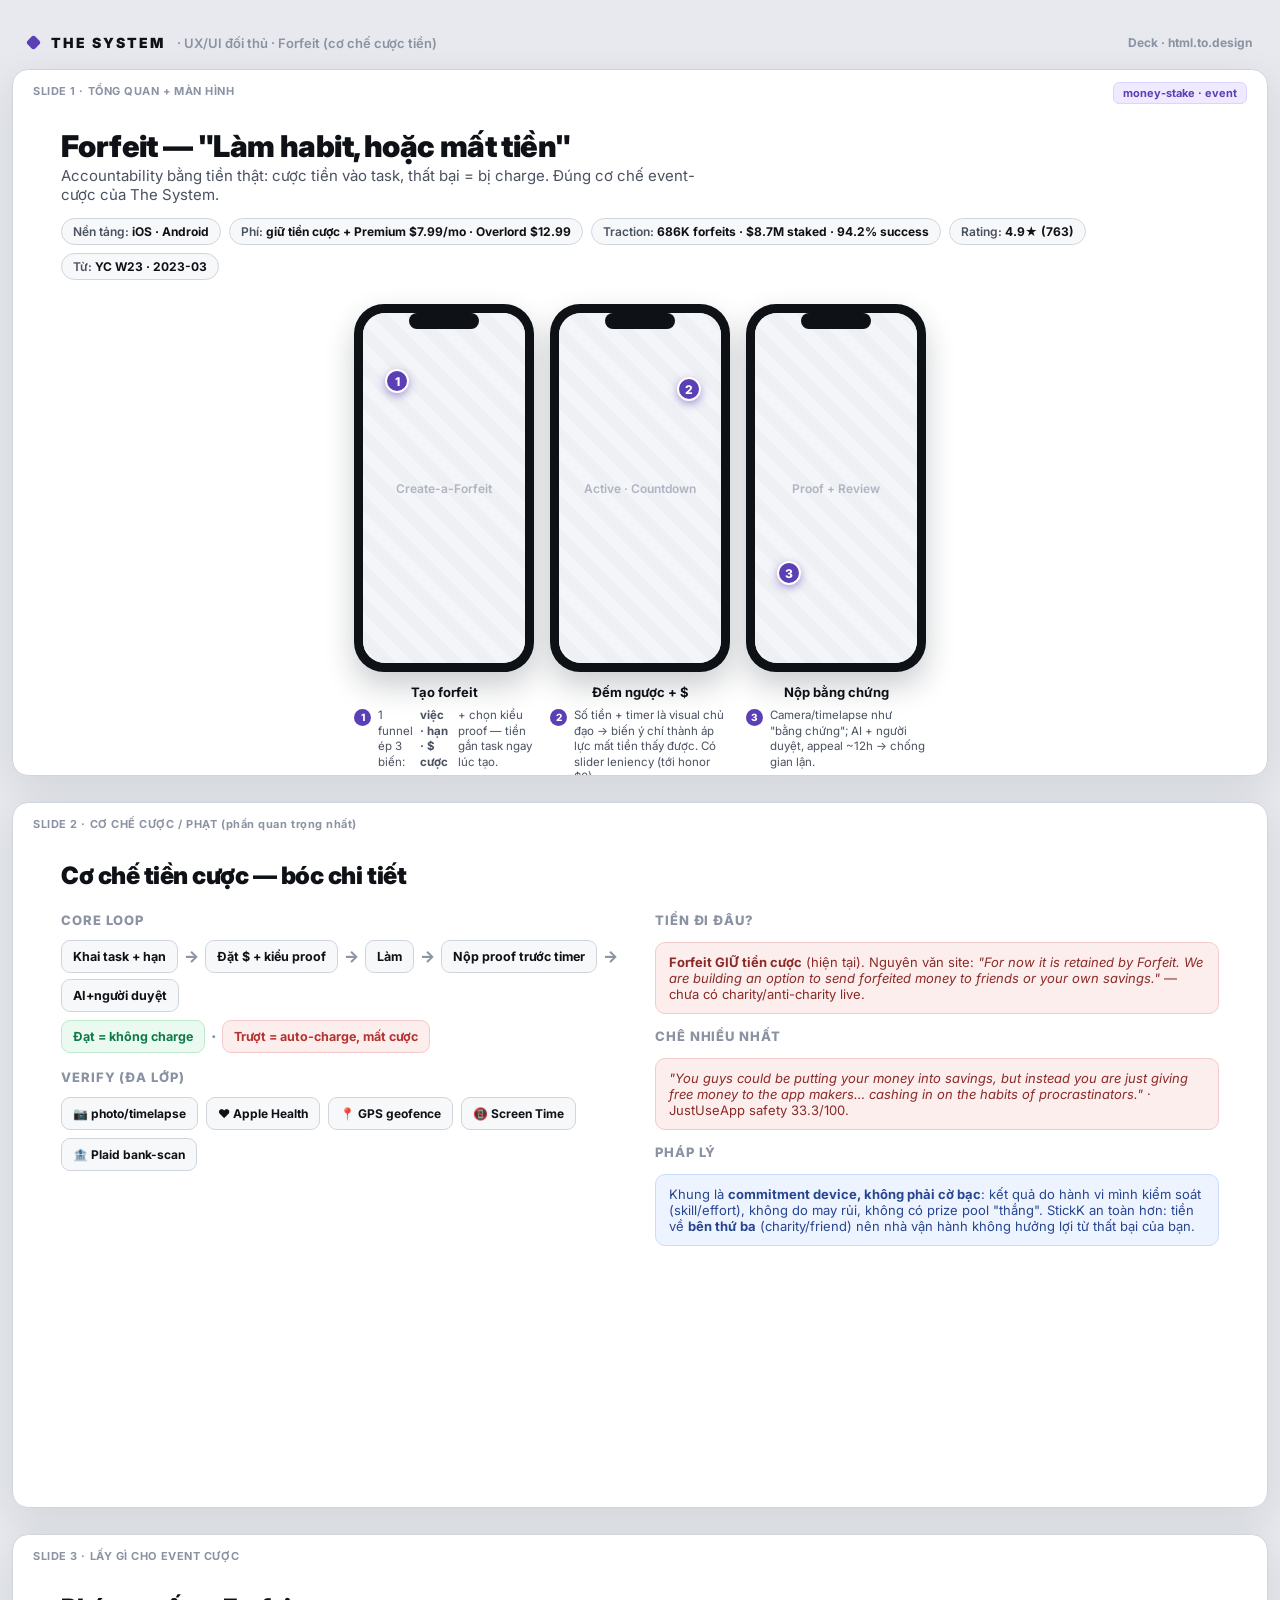
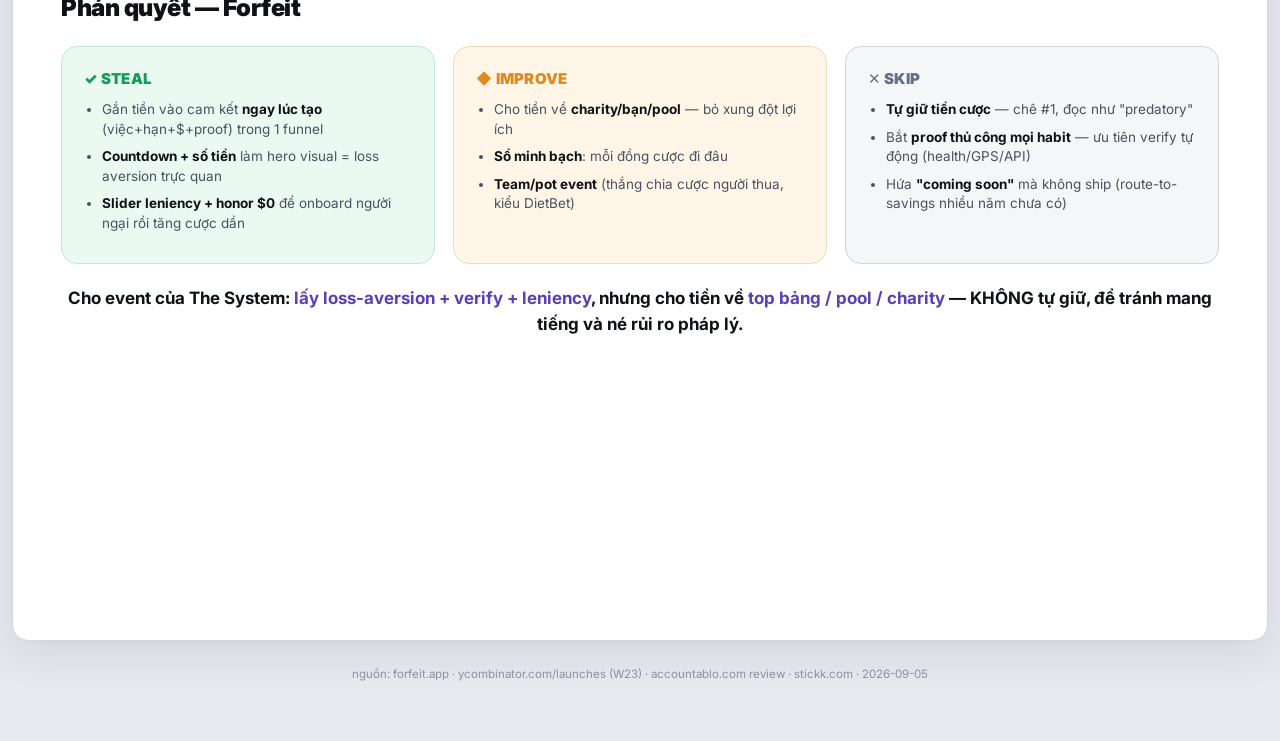
<file: decks/deck-forfeit.html>
<!DOCTYPE html>
<html lang="vi"><head><meta charset="utf-8"><meta name="viewport" content="width=device-width, initial-scale=1">
<title>THE SYSTEM · UX · Forfeit</title>
<link href="https://fonts.googleapis.com/css2?family=Inter:wght@400;500;600;700;800;900&family=JetBrains+Mono:wght@600&display=swap" rel="stylesheet">
<link rel="stylesheet" href="./deck.css"></head><body>
<div class="deck">
  <div class="deck-h"><span class="dot"></span><span class="b">THE SYSTEM</span><span class="sub">· UX/UI đối thủ · Forfeit (cơ chế cược tiền)</span><span class="pg">Deck · html.to.design</span></div>

  <div class="slide" data-frame="SLIDE 1 · TỔNG QUAN + MÀN HÌNH"><span class="stag">money-stake · event</span>
    <div class="s-title">Forfeit — "Làm habit, hoặc mất tiền"</div>
    <div class="s-sub">Accountability bằng tiền thật: cược tiền vào task, thất bại = bị charge. Đúng cơ chế event-cược của The System.</div>
    <div class="meta"><span class="chip">Nền tảng: <b>iOS · Android</b></span><span class="chip">Phí: <b>giữ tiền cược + Premium $7.99/mo · Overlord $12.99</b></span><span class="chip">Traction: <b>686K forfeits · $8.7M staked · 94.2% success</b></span><span class="chip">Rating: <b>4.9★ (763)</b></span><span class="chip">Từ: <b>YC W23 · 2023-03</b></span></div>
    <div class="phones">
      <div class="phone"><div class="device"><div class="notch"></div><div class="screen"><div class="ph-drop">Create-a-Forfeit</div><div class="pin" style="top:56px;left:22px">1</div></div></div><div class="ph-cap">Tạo forfeit</div>
        <div class="ph-notes"><div class="nrow"><span class="nnum">1</span>1 funnel ép 3 biến: <b>việc · hạn · $ cược</b> + chọn kiểu proof — tiền gắn task ngay lúc tạo.</div></div></div>
      <div class="phone"><div class="device"><div class="notch"></div><div class="screen"><div class="ph-drop">Active · Countdown</div><div class="pin" style="top:64px;right:20px">2</div></div></div><div class="ph-cap">Đếm ngược + $</div>
        <div class="ph-notes"><div class="nrow"><span class="nnum">2</span>Số tiền + timer là visual chủ đạo → biến ý chí thành áp lực mất tiền thấy được. Có slider leniency (tới honor $0).</div></div></div>
      <div class="phone"><div class="device"><div class="notch"></div><div class="screen"><div class="ph-drop">Proof + Review</div><div class="pin" style="bottom:78px;left:22px">3</div></div></div><div class="ph-cap">Nộp bằng chứng</div>
        <div class="ph-notes"><div class="nrow"><span class="nnum">3</span>Camera/timelapse như "bằng chứng"; AI + người duyệt, appeal ~12h → chống gian lận.</div></div></div>
    </div>
  </div>

  <div class="slide" data-frame="SLIDE 2 · CƠ CHẾ CƯỢC / PHẠT (phần quan trọng nhất)">
    <div class="s-title" style="font-size:24px">Cơ chế tiền cược — bóc chi tiết</div>
    <div class="cols">
      <div class="panel"><h4>Core loop</h4>
        <div class="flowline"><span class="node">Khai task + hạn</span><span class="arrow">→</span><span class="node">Đặt $ + kiểu proof</span><span class="arrow">→</span><span class="node">Làm</span><span class="arrow">→</span><span class="node">Nộp proof trước timer</span><span class="arrow">→</span><span class="node">AI+người duyệt</span></div>
        <div class="flowline"><span class="node win">Đạt = không charge</span><span class="arrow">·</span><span class="node hot">Trượt = auto-charge, mất cược</span></div>
        <h4 style="margin-top:16px">Verify (đa lớp)</h4>
        <div class="gchips"><div class="gchip">📷 photo/timelapse</div><div class="gchip">❤️ Apple Health</div><div class="gchip">📍 GPS geofence</div><div class="gchip">📵 Screen Time</div><div class="gchip">🏦 Plaid bank-scan</div></div>
      </div>
      <div class="panel"><h4>Tiền đi đâu?</h4>
        <div class="note red"><b>Forfeit GIỮ tiền cược</b> (hiện tại). Nguyên văn site: <i>"For now it is retained by Forfeit. We are building an option to send forfeited money to friends or your own savings."</i> — chưa có charity/anti-charity live.</div>
        <h4 style="margin-top:14px">Chê nhiều nhất</h4>
        <div class="note red"><i>"You guys could be putting your money into savings, but instead you are just giving free money to the app makers… cashing in on the habits of procrastinators."</i> · JustUseApp safety 33.3/100.</div>
        <h4 style="margin-top:14px">Pháp lý</h4>
        <div class="note blue">Khung là <b>commitment device, không phải cờ bạc</b>: kết quả do hành vi mình kiểm soát (skill/effort), không do may rủi, không có prize pool "thắng". StickK an toàn hơn: tiền về <b>bên thứ ba</b> (charity/friend) nên nhà vận hành không hưởng lợi từ thất bại của bạn.</div>
      </div>
    </div>
  </div>

  <div class="slide" data-frame="SLIDE 3 · LẤY GÌ CHO EVENT CƯỢC">
    <div class="s-title" style="font-size:24px">Phán quyết — Forfeit</div>
    <div class="takes">
      <div class="take steal"><h3>✓ STEAL</h3><ul><li>Gắn tiền vào cam kết <b>ngay lúc tạo</b> (việc+hạn+$+proof) trong 1 funnel</li><li><b>Countdown + số tiền</b> làm hero visual = loss aversion trực quan</li><li><b>Slider leniency + honor $0</b> để onboard người ngại rồi tăng cược dần</li></ul></div>
      <div class="take improve"><h3>◆ IMPROVE</h3><ul><li>Cho tiền về <b>charity/bạn/pool</b> — bỏ xung đột lợi ích</li><li><b>Sổ minh bạch</b>: mỗi đồng cược đi đâu</li><li><b>Team/pot event</b> (thắng chia cược người thua, kiểu DietBet)</li></ul></div>
      <div class="take skip"><h3>✕ SKIP</h3><ul><li><b>Tự giữ tiền cược</b> — chê #1, đọc như "predatory"</li><li>Bắt <b>proof thủ công mọi habit</b> — ưu tiên verify tự động (health/GPS/API)</li><li>Hứa <b>"coming soon"</b> mà không ship (route-to-savings nhiều năm chưa có)</li></ul></div>
    </div>
    <div class="bigq">Cho event của The System: <b>lấy loss-aversion + verify + leniency</b>, nhưng cho tiền về <b>top bảng / pool / charity</b> — KHÔNG tự giữ, để tránh mang tiếng và né rủi ro pháp lý.</div>
  </div>
  <div class="foot">nguồn: forfeit.app · ycombinator.com/launches (W23) · accountablo.com review · stickk.com · 2026-09-05</div>
</div></body></html>
</file>
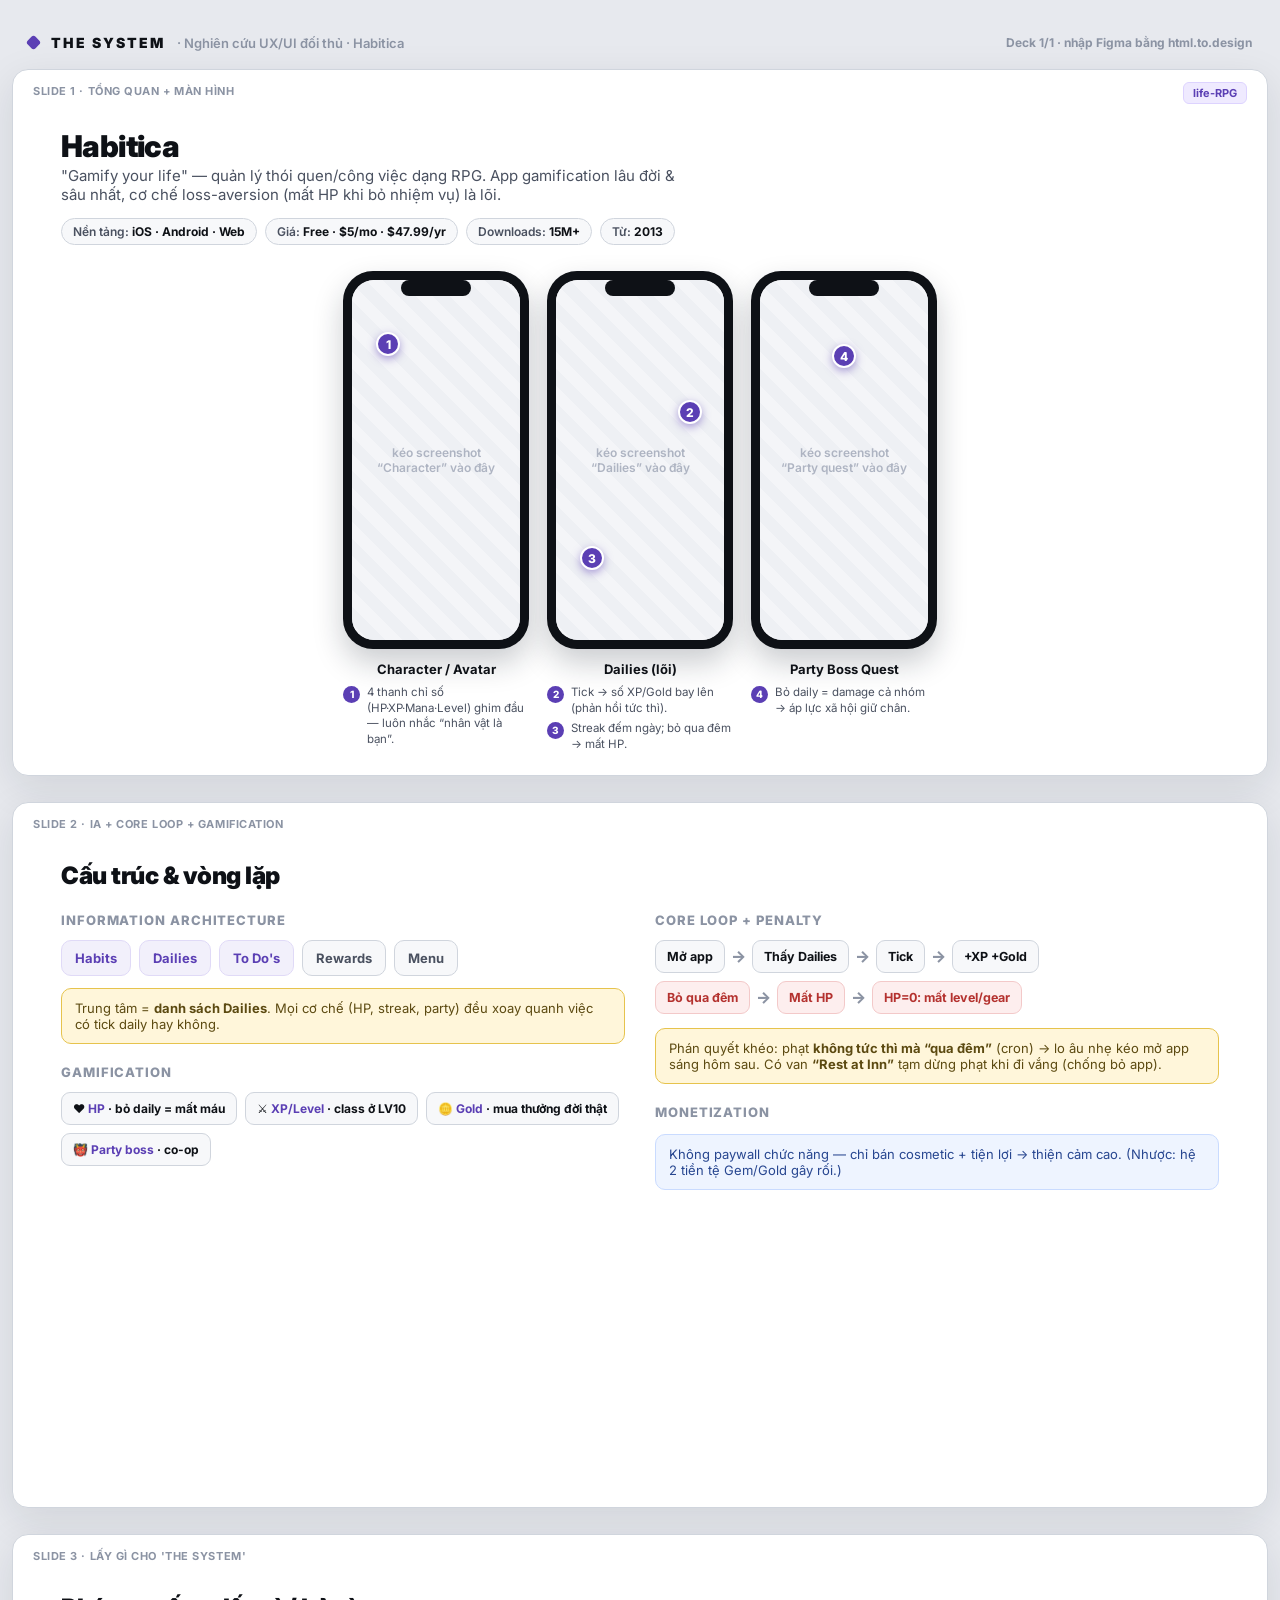
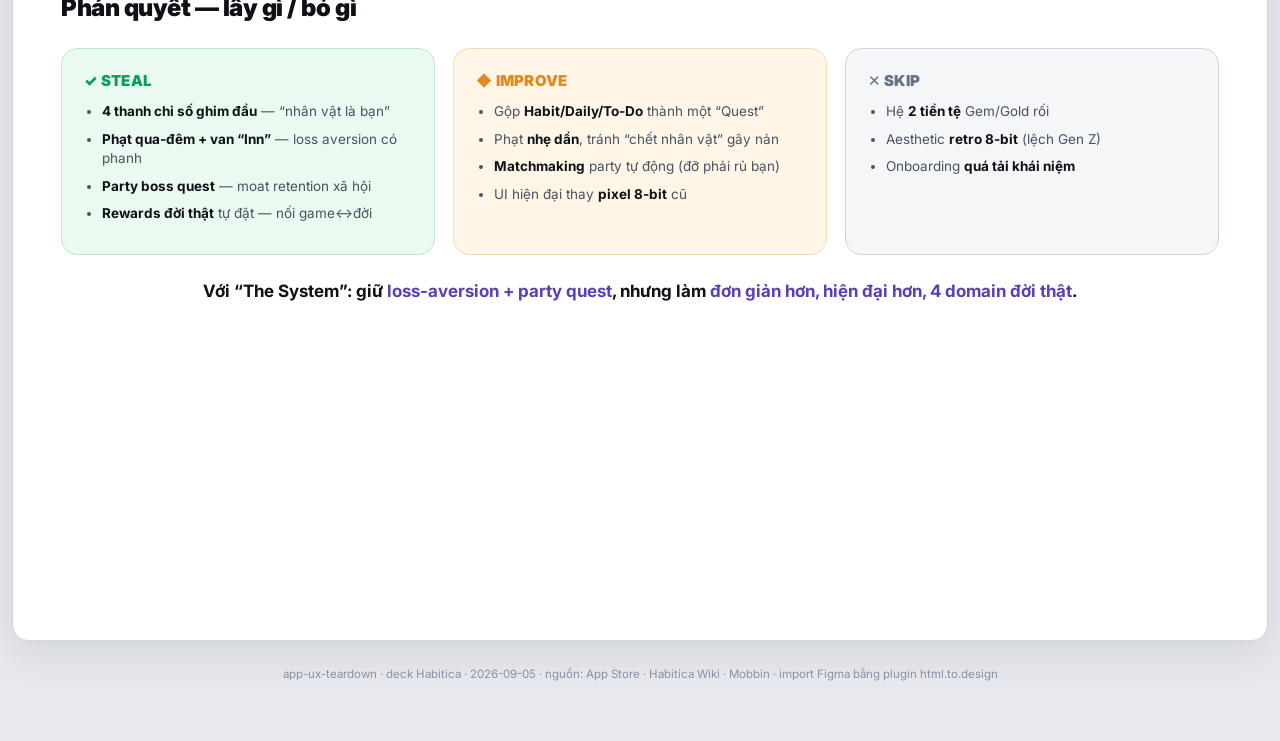
<file: decks/deck-habitica.html>
<!DOCTYPE html>
<html lang="vi">
<head>
<meta charset="utf-8">
<meta name="viewport" content="width=device-width, initial-scale=1">
<title>THE SYSTEM · UX Study · Habitica</title>
<link href="https://fonts.googleapis.com/css2?family=Inter:wght@400;500;600;700;800;900&family=JetBrains+Mono:wght@600&display=swap" rel="stylesheet">
<style>
  :root{
    --canvas:#e7e9ee; --frame:#ffffff; --ink:#0e1116; --ink2:#4a5160; --muted:#8b93a3;
    --line:#e2e5ea; --line2:#d0d5dd; --brand:#5b3fb4;
    --steal:#0f9d58; --skip:#98a2b3; --improve:#e08a1e;
    --pin:#5b3fb4; --note:#fff6da; --noteline:#e6c34d;
  }
  *{box-sizing:border-box}
  body{margin:0;background:var(--canvas);color:var(--ink);font-family:'Inter',system-ui,sans-serif;-webkit-font-smoothing:antialiased}
  .mono{font-family:'JetBrains Mono',monospace}
  .deck{padding:34px 0 60px}
  .deck-h{max-width:1280px;margin:0 auto 18px;padding:0 28px;display:flex;align-items:center;gap:12px}
  .deck-h .b{font-weight:900;letter-spacing:.14em;font-size:14px}
  .deck-h .dot{width:11px;height:11px;background:var(--brand);border-radius:3px;transform:rotate(45deg)}
  .deck-h .sub{color:var(--muted);font-size:13px;font-weight:600}
  .deck-h .pg{margin-left:auto;color:var(--muted);font-size:12px;font-weight:700}

  /* SLIDE = 1280x720 figma frame */
  .slide{width:1280px;max-width:calc(100vw - 24px);aspect-ratio:16/9;margin:0 auto 26px;background:var(--frame);
    border:1px solid var(--line2);border-radius:16px;box-shadow:0 12px 40px rgba(20,26,40,.10);
    position:relative;overflow:hidden;padding:44px 48px}
  .slide::before{content:attr(data-frame);position:absolute;top:14px;left:20px;font-size:11px;font-weight:700;color:var(--muted);letter-spacing:.05em}
  .stag{position:absolute;top:12px;right:20px;font-size:11px;font-weight:700;color:var(--brand);background:#efeaff;border:1px solid #ddd3ff;padding:3px 9px;border-radius:6px}

  .s-title{font-size:30px;font-weight:900;letter-spacing:-.02em;margin:14px 0 2px}
  .s-sub{color:var(--ink2);font-size:15px;max-width:70ch}
  .meta{display:flex;flex-wrap:wrap;gap:8px;margin-top:14px}
  .chip{font-size:12px;font-weight:600;padding:5px 11px;border:1px solid var(--line2);border-radius:999px;color:var(--ink2);background:#f7f8fa}
  .chip b{color:var(--ink)}

  /* phone mockups row */
  .phones{display:flex;gap:34px;margin-top:26px;justify-content:center}
  .phone{width:212px}
  .device{width:212px;height:430px;border-radius:30px;background:#0e1116;padding:9px;box-shadow:0 14px 30px rgba(20,26,40,.22);position:relative}
  .screen{width:100%;height:100%;border-radius:22px;overflow:hidden;position:relative;
    background:linear-gradient(180deg,#f2f3f6,#e9ebf0)}
  .notch{position:absolute;top:9px;left:50%;transform:translateX(-50%);width:70px;height:16px;background:#0e1116;border-radius:10px;z-index:3}
  .ph-drop{position:absolute;inset:0;display:grid;place-items:center;text-align:center;color:#aeb4c2;font-size:12px;font-weight:600;
    background:repeating-linear-gradient(45deg,#f4f5f8,#f4f5f8 12px,#eef0f4 12px,#eef0f4 24px)}
  .pin{position:absolute;width:24px;height:24px;border-radius:50%;background:var(--pin);color:#fff;font-size:12px;font-weight:800;
    display:grid;place-items:center;box-shadow:0 3px 8px rgba(91,63,180,.5);z-index:4;border:2px solid #fff}
  .ph-cap{text-align:center;font-size:13px;font-weight:700;margin-top:12px}
  .ph-notes{margin-top:8px;display:flex;flex-direction:column;gap:5px}
  .nrow{display:flex;gap:7px;font-size:11.5px;color:var(--ink2);line-height:1.35}
  .nnum{flex:0 0 17px;height:17px;border-radius:50%;background:var(--pin);color:#fff;font-size:10px;font-weight:800;display:grid;place-items:center;margin-top:1px}

  /* IA + flow slide */
  .cols{display:grid;grid-template-columns:1fr 1fr;gap:30px;margin-top:22px}
  .panel h4{font-size:13px;text-transform:uppercase;letter-spacing:.07em;color:var(--muted);font-weight:800;margin:0 0 12px}
  .tabs{display:flex;gap:8px;flex-wrap:wrap;margin-bottom:12px}
  .tab{font-size:13px;font-weight:700;padding:9px 13px;border-radius:10px;background:#f2f0fb;border:1px solid #e0daf7;color:var(--brand)}
  .tab.mid{background:#f7f8fa;border-color:var(--line2);color:var(--ink2)}
  .flowline{display:flex;align-items:center;gap:6px;flex-wrap:wrap;margin:8px 0}
  .node{font-size:12.5px;font-weight:700;background:#f7f8fa;border:1px solid var(--line2);border-radius:9px;padding:8px 11px}
  .node.hot{background:#fdeeee;border-color:#f3c9c9;color:#b4322f}
  .arrow{color:var(--muted);font-weight:800}
  .note{background:var(--note);border:1px solid var(--noteline);border-radius:10px;padding:11px 13px;font-size:13px;color:#5c4a11;margin-top:14px}
  .gchips{display:flex;flex-wrap:wrap;gap:8px;margin-top:6px}
  .gchip{font-size:12px;font-weight:700;background:#f7f8fa;border:1px solid var(--line2);border-radius:9px;padding:8px 11px}
  .gchip b{color:var(--brand)}

  /* takeaway slide */
  .takes{display:grid;grid-template-columns:repeat(3,1fr);gap:18px;margin-top:26px}
  .take{border-radius:16px;padding:22px;border:1px solid var(--line2)}
  .take.steal{background:#eafaf0;border-color:#bfe9cd}
  .take.skip{background:#f4f6f8;border-color:var(--line2)}
  .take.improve{background:#fff6e8;border-color:#f2dbb0}
  .take h3{font-size:15px;font-weight:900;letter-spacing:.02em;margin:0 0 12px;display:flex;align-items:center;gap:8px}
  .take.steal h3{color:var(--steal)} .take.skip h3{color:#667085} .take.improve h3{color:var(--improve)}
  .take ul{margin:0;padding-left:18px}
  .take li{font-size:13.5px;color:var(--ink2);margin:8px 0;line-height:1.45}
  .take li b{color:var(--ink)}
  .bigq{font-size:17px;font-weight:700;color:var(--ink);margin-top:24px;text-align:center;line-height:1.5}
  .bigq b{color:var(--brand)}

  .foot{max-width:1280px;margin:0 auto;padding:0 28px;color:var(--muted);font-size:11.5px;text-align:center}
  @media(max-width:1330px){.phones{gap:18px}.phone{width:186px}.device{width:186px;height:378px}}
</style>
</head>
<body>
<div class="deck">
  <div class="deck-h">
    <span class="dot"></span><span class="b">THE SYSTEM</span>
    <span class="sub">· Nghiên cứu UX/UI đối thủ · Habitica</span>
    <span class="pg">Deck 1/1 · nhập Figma bằng html.to.design</span>
  </div>

  <!-- SLIDE 1 -->
  <div class="slide" data-frame="SLIDE 1 · TỔNG QUAN + MÀN HÌNH">
    <span class="stag">life-RPG</span>
    <div class="s-title">Habitica</div>
    <div class="s-sub">"Gamify your life" — quản lý thói quen/công việc dạng RPG. App gamification lâu đời & sâu nhất, cơ chế loss-aversion (mất HP khi bỏ nhiệm vụ) là lõi.</div>
    <div class="meta">
      <span class="chip">Nền tảng: <b>iOS · Android · Web</b></span>
      <span class="chip">Giá: <b>Free · $5/mo · $47.99/yr</b></span>
      <span class="chip">Downloads: <b>15M+</b></span>
      <span class="chip">Từ: <b>2013</b></span>
    </div>
    <div class="phones">
      <div class="phone">
        <div class="device"><div class="notch"></div><div class="screen">
          <div class="ph-drop">kéo screenshot<br>“Character” vào đây</div>
          <div class="pin" style="top:52px;left:24px">1</div>
        </div></div>
        <div class="ph-cap">Character / Avatar</div>
        <div class="ph-notes"><div class="nrow"><span class="nnum">1</span>4 thanh chỉ số (HP·XP·Mana·Level) ghim đầu — luôn nhắc “nhân vật là bạn”.</div></div>
      </div>
      <div class="phone">
        <div class="device"><div class="notch"></div><div class="screen">
          <div class="ph-drop">kéo screenshot<br>“Dailies” vào đây</div>
          <div class="pin" style="top:120px;right:22px">2</div>
          <div class="pin" style="bottom:70px;left:24px">3</div>
        </div></div>
        <div class="ph-cap">Dailies (lõi)</div>
        <div class="ph-notes">
          <div class="nrow"><span class="nnum">2</span>Tick → số XP/Gold bay lên (phản hồi tức thì).</div>
          <div class="nrow"><span class="nnum">3</span>Streak đếm ngày; bỏ qua đêm → mất HP.</div>
        </div>
      </div>
      <div class="phone">
        <div class="device"><div class="notch"></div><div class="screen">
          <div class="ph-drop">kéo screenshot<br>“Party quest” vào đây</div>
          <div class="pin" style="top:64px;left:50%;transform:translateX(-50%)">4</div>
        </div></div>
        <div class="ph-cap">Party Boss Quest</div>
        <div class="ph-notes"><div class="nrow"><span class="nnum">4</span>Bỏ daily = damage cả nhóm → áp lực xã hội giữ chân.</div></div>
      </div>
    </div>
  </div>

  <!-- SLIDE 2 -->
  <div class="slide" data-frame="SLIDE 2 · IA + CORE LOOP + GAMIFICATION">
    <div class="s-title" style="font-size:24px">Cấu trúc & vòng lặp</div>
    <div class="cols">
      <div class="panel">
        <h4>Information Architecture</h4>
        <div class="tabs">
          <div class="tab">Habits</div><div class="tab">Dailies</div><div class="tab">To Do's</div>
          <div class="tab mid">Rewards</div><div class="tab mid">Menu</div>
        </div>
        <div class="note" style="margin-top:6px">Trung tâm = <b>danh sách Dailies</b>. Mọi cơ chế (HP, streak, party) đều xoay quanh việc có tick daily hay không.</div>
        <h4 style="margin-top:20px">Gamification</h4>
        <div class="gchips">
          <div class="gchip">❤️ <b>HP</b> · bỏ daily = mất máu</div>
          <div class="gchip">⚔️ <b>XP/Level</b> · class ở LV10</div>
          <div class="gchip">🪙 <b>Gold</b> · mua thưởng đời thật</div>
          <div class="gchip">👹 <b>Party boss</b> · co-op</div>
        </div>
      </div>
      <div class="panel">
        <h4>Core loop + Penalty</h4>
        <div class="flowline"><span class="node">Mở app</span><span class="arrow">→</span><span class="node">Thấy Dailies</span><span class="arrow">→</span><span class="node">Tick</span><span class="arrow">→</span><span class="node">+XP +Gold</span></div>
        <div class="flowline"><span class="node hot">Bỏ qua đêm</span><span class="arrow">→</span><span class="node hot">Mất HP</span><span class="arrow">→</span><span class="node hot">HP=0: mất level/gear</span></div>
        <div class="note">Phán quyết khéo: phạt <b>không tức thì mà “qua đêm”</b> (cron) → lo âu nhẹ kéo mở app sáng hôm sau. Có van <b>“Rest at Inn”</b> tạm dừng phạt khi đi vắng (chống bỏ app).</div>
        <h4 style="margin-top:20px">Monetization</h4>
        <div class="note" style="background:#eef4ff;border-color:#c9dbff;color:#274690">Không paywall chức năng — chỉ bán cosmetic + tiện lợi → thiện cảm cao. (Nhược: hệ 2 tiền tệ Gem/Gold gây rối.)</div>
      </div>
    </div>
  </div>

  <!-- SLIDE 3 -->
  <div class="slide" data-frame="SLIDE 3 · LẤY GÌ CHO 'THE SYSTEM'">
    <div class="s-title" style="font-size:24px">Phán quyết — lấy gì / bỏ gì</div>
    <div class="takes">
      <div class="take steal"><h3>✓ STEAL</h3><ul>
        <li><b>4 thanh chỉ số ghim đầu</b> — “nhân vật là bạn”</li>
        <li><b>Phạt qua-đêm + van “Inn”</b> — loss aversion có phanh</li>
        <li><b>Party boss quest</b> — moat retention xã hội</li>
        <li><b>Rewards đời thật</b> tự đặt — nối game↔đời</li>
      </ul></div>
      <div class="take improve"><h3>◆ IMPROVE</h3><ul>
        <li>Gộp <b>Habit/Daily/To-Do</b> thành một “Quest”</li>
        <li>Phạt <b>nhẹ dần</b>, tránh “chết nhân vật” gây nản</li>
        <li><b>Matchmaking</b> party tự động (đỡ phải rủ bạn)</li>
        <li>UI hiện đại thay <b>pixel 8-bit</b> cũ</li>
      </ul></div>
      <div class="take skip"><h3>✕ SKIP</h3><ul>
        <li>Hệ <b>2 tiền tệ</b> Gem/Gold rối</li>
        <li>Aesthetic <b>retro 8-bit</b> (lệch Gen Z)</li>
        <li>Onboarding <b>quá tải khái niệm</b></li>
      </ul></div>
    </div>
    <div class="bigq">Với “The System”: giữ <b>loss-aversion + party quest</b>, nhưng làm <b>đơn giản hơn, hiện đại hơn, 4 domain đời thật</b>.</div>
  </div>

  <div class="foot">app-ux-teardown · deck Habitica · 2026-09-05 · nguồn: App Store · Habitica Wiki · Mobbin · import Figma bằng plugin html.to.design</div>
</div>
</body>
</html>
</file>
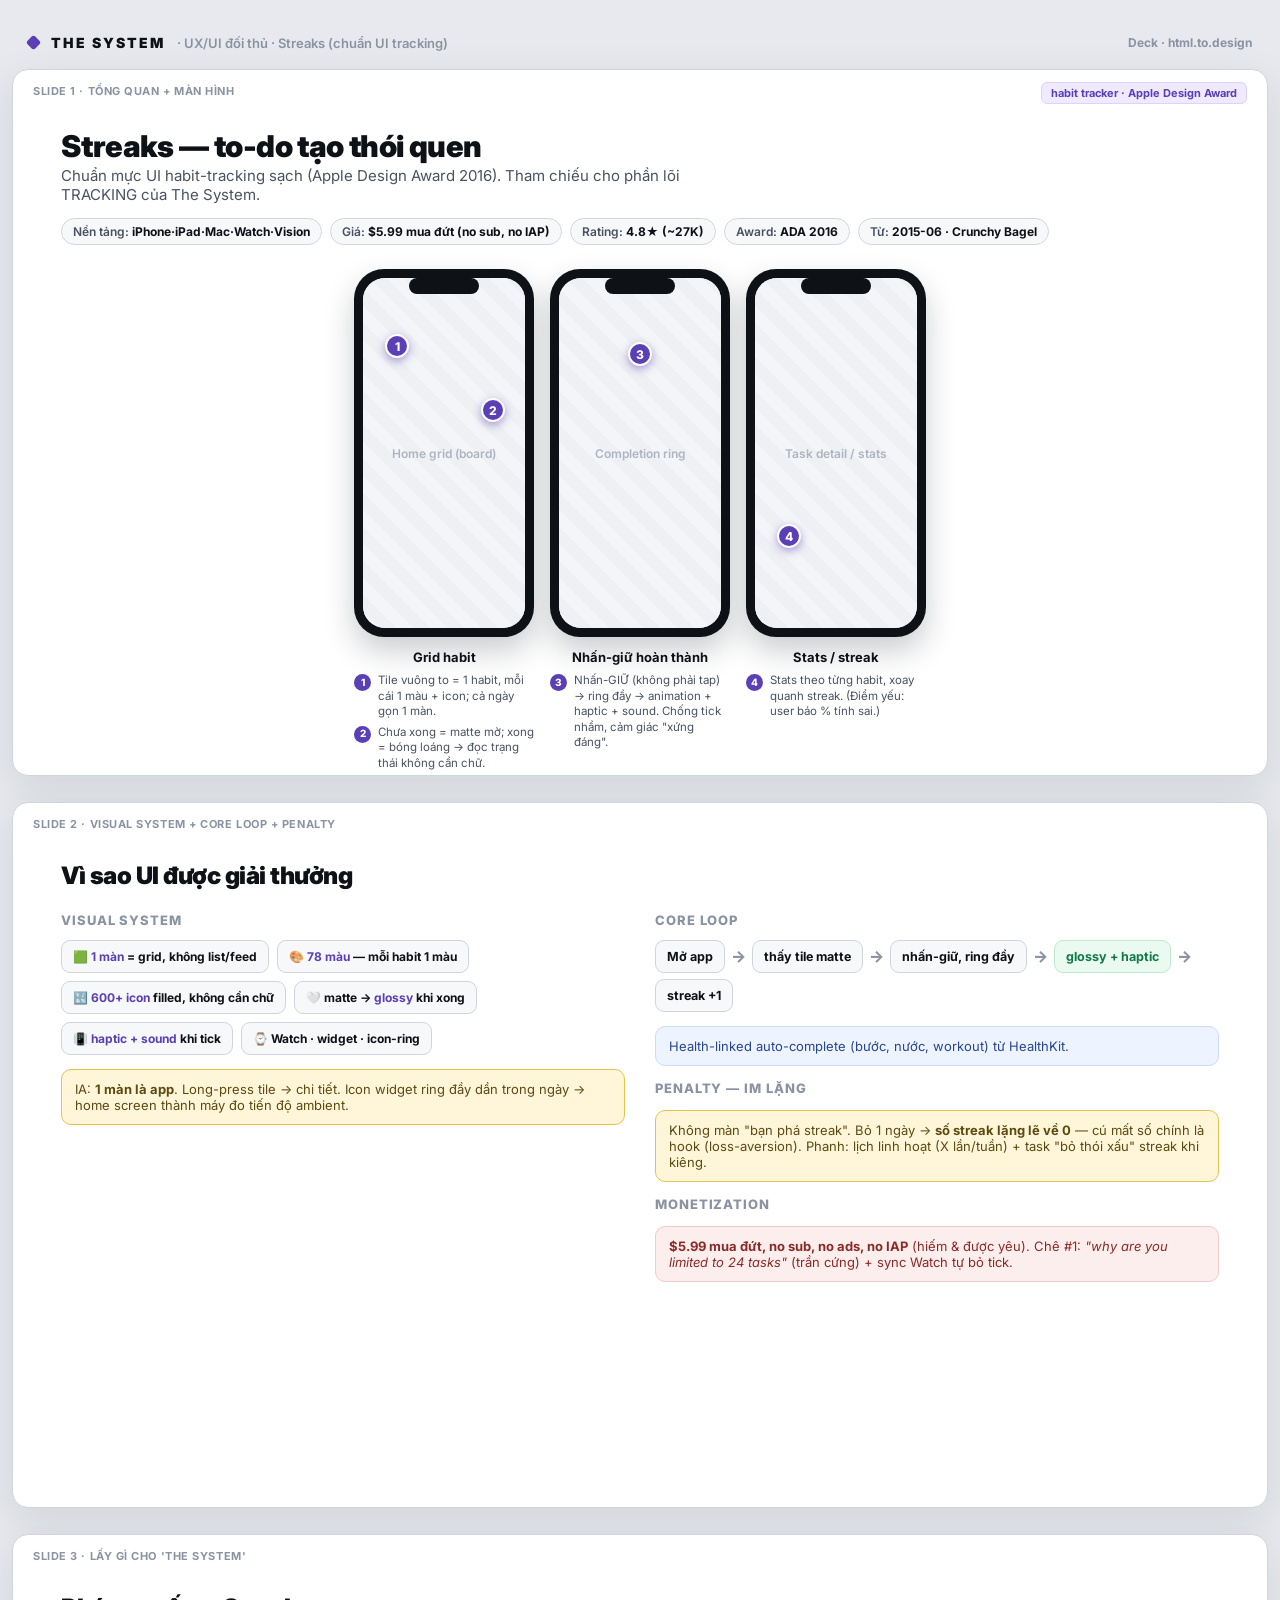
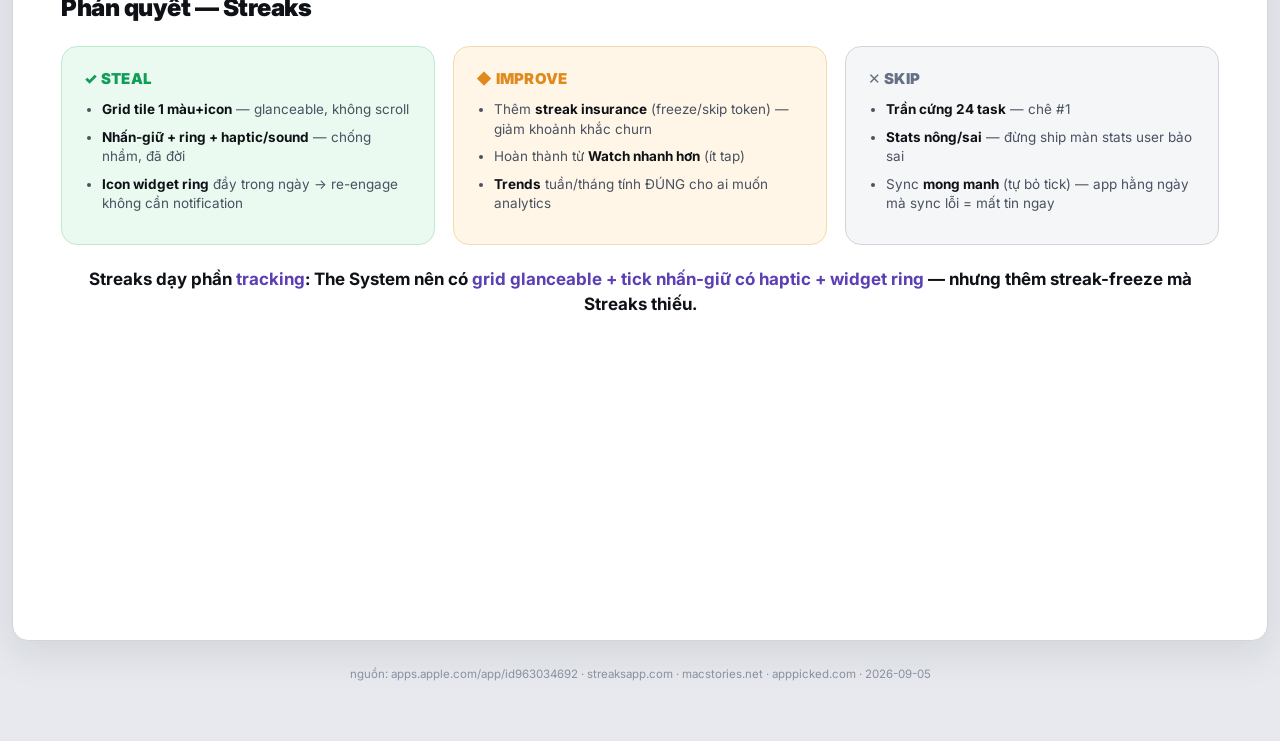
<file: decks/deck-streaks.html>
<!DOCTYPE html>
<html lang="vi"><head><meta charset="utf-8"><meta name="viewport" content="width=device-width, initial-scale=1">
<title>THE SYSTEM · UX · Streaks</title>
<link href="https://fonts.googleapis.com/css2?family=Inter:wght@400;500;600;700;800;900&family=JetBrains+Mono:wght@600&display=swap" rel="stylesheet">
<link rel="stylesheet" href="./deck.css"></head><body>
<div class="deck">
  <div class="deck-h"><span class="dot"></span><span class="b">THE SYSTEM</span><span class="sub">· UX/UI đối thủ · Streaks (chuẩn UI tracking)</span><span class="pg">Deck · html.to.design</span></div>

  <div class="slide" data-frame="SLIDE 1 · TỔNG QUAN + MÀN HÌNH"><span class="stag">habit tracker · Apple Design Award</span>
    <div class="s-title">Streaks — to-do tạo thói quen</div>
    <div class="s-sub">Chuẩn mực UI habit-tracking sạch (Apple Design Award 2016). Tham chiếu cho phần lõi TRACKING của The System.</div>
    <div class="meta"><span class="chip">Nền tảng: <b>iPhone·iPad·Mac·Watch·Vision</b></span><span class="chip">Giá: <b>$5.99 mua đứt (no sub, no IAP)</b></span><span class="chip">Rating: <b>4.8★ (~27K)</b></span><span class="chip">Award: <b>ADA 2016</b></span><span class="chip">Từ: <b>2015-06 · Crunchy Bagel</b></span></div>
    <div class="phones">
      <div class="phone"><div class="device"><div class="notch"></div><div class="screen"><div class="ph-drop">Home grid (board)</div><div class="pin" style="top:56px;left:22px">1</div><div class="pin" style="top:120px;right:20px">2</div></div></div><div class="ph-cap">Grid habit</div>
        <div class="ph-notes"><div class="nrow"><span class="nnum">1</span>Tile vuông to = 1 habit, mỗi cái 1 màu + icon; cả ngày gọn 1 màn.</div><div class="nrow"><span class="nnum">2</span>Chưa xong = matte mờ; xong = bóng loáng → đọc trạng thái không cần chữ.</div></div></div>
      <div class="phone"><div class="device"><div class="notch"></div><div class="screen"><div class="ph-drop">Completion ring</div><div class="pin" style="top:64px;left:50%;transform:translateX(-50%)">3</div></div></div><div class="ph-cap">Nhấn-giữ hoàn thành</div>
        <div class="ph-notes"><div class="nrow"><span class="nnum">3</span>Nhấn-GIỮ (không phải tap) → ring đầy → animation + haptic + sound. Chống tick nhầm, cảm giác "xứng đáng".</div></div></div>
      <div class="phone"><div class="device"><div class="notch"></div><div class="screen"><div class="ph-drop">Task detail / stats</div><div class="pin" style="bottom:80px;left:22px">4</div></div></div><div class="ph-cap">Stats / streak</div>
        <div class="ph-notes"><div class="nrow"><span class="nnum">4</span>Stats theo từng habit, xoay quanh streak. (Điểm yếu: user báo % tính sai.)</div></div></div>
    </div>
  </div>

  <div class="slide" data-frame="SLIDE 2 · VISUAL SYSTEM + CORE LOOP + PENALTY">
    <div class="s-title" style="font-size:24px">Vì sao UI được giải thưởng</div>
    <div class="cols">
      <div class="panel"><h4>Visual system</h4>
        <div class="gchips"><div class="gchip">🟩 <b>1 màn</b> = grid, không list/feed</div><div class="gchip">🎨 <b>78 màu</b> — mỗi habit 1 màu</div><div class="gchip">🔣 <b>600+ icon</b> filled, không cần chữ</div><div class="gchip">🤍 matte → <b>glossy</b> khi xong</div><div class="gchip">📳 <b>haptic + sound</b> khi tick</div><div class="gchip">⌚ Watch · widget · icon-ring</div></div>
        <div class="note">IA: <b>1 màn là app</b>. Long-press tile → chi tiết. Icon widget ring đầy dần trong ngày → home screen thành máy đo tiến độ ambient.</div>
      </div>
      <div class="panel"><h4>Core loop</h4>
        <div class="flowline"><span class="node">Mở app</span><span class="arrow">→</span><span class="node">thấy tile matte</span><span class="arrow">→</span><span class="node">nhấn-giữ, ring đầy</span><span class="arrow">→</span><span class="node win">glossy + haptic</span><span class="arrow">→</span><span class="node">streak +1</span></div>
        <div class="note blue">Health-linked auto-complete (bước, nước, workout) từ HealthKit.</div>
        <h4 style="margin-top:14px">Penalty — im lặng</h4>
        <div class="note">Không màn "bạn phá streak". Bỏ 1 ngày → <b>số streak lặng lẽ về 0</b> — cú mất số chính là hook (loss-aversion). Phanh: lịch linh hoạt (X lần/tuần) + task "bỏ thói xấu" streak khi kiêng.</div>
        <h4 style="margin-top:14px">Monetization</h4>
        <div class="note red"><b>$5.99 mua đứt, no sub, no ads, no IAP</b> (hiếm & được yêu). Chê #1: <i>"why are you limited to 24 tasks"</i> (trần cứng) + sync Watch tự bỏ tick.</div>
      </div>
    </div>
  </div>

  <div class="slide" data-frame="SLIDE 3 · LẤY GÌ CHO 'THE SYSTEM'">
    <div class="s-title" style="font-size:24px">Phán quyết — Streaks</div>
    <div class="takes">
      <div class="take steal"><h3>✓ STEAL</h3><ul><li><b>Grid tile 1 màu+icon</b> — glanceable, không scroll</li><li><b>Nhấn-giữ + ring + haptic/sound</b> — chống nhầm, đã đời</li><li><b>Icon widget ring</b> đầy trong ngày → re-engage không cần notification</li></ul></div>
      <div class="take improve"><h3>◆ IMPROVE</h3><ul><li>Thêm <b>streak insurance</b> (freeze/skip token) — giảm khoảnh khắc churn</li><li>Hoàn thành từ <b>Watch nhanh hơn</b> (ít tap)</li><li><b>Trends</b> tuần/tháng tính ĐÚNG cho ai muốn analytics</li></ul></div>
      <div class="take skip"><h3>✕ SKIP</h3><ul><li><b>Trần cứng 24 task</b> — chê #1</li><li><b>Stats nông/sai</b> — đừng ship màn stats user bảo sai</li><li>Sync <b>mong manh</b> (tự bỏ tick) — app hằng ngày mà sync lỗi = mất tin ngay</li></ul></div>
    </div>
    <div class="bigq">Streaks dạy phần <b>tracking</b>: The System nên có <b>grid glanceable + tick nhấn-giữ có haptic + widget ring</b> — nhưng thêm streak-freeze mà Streaks thiếu.</div>
  </div>
  <div class="foot">nguồn: apps.apple.com/app/id963034692 · streaksapp.com · macstories.net · apppicked.com · 2026-09-05</div>
</div></body></html>
</file>
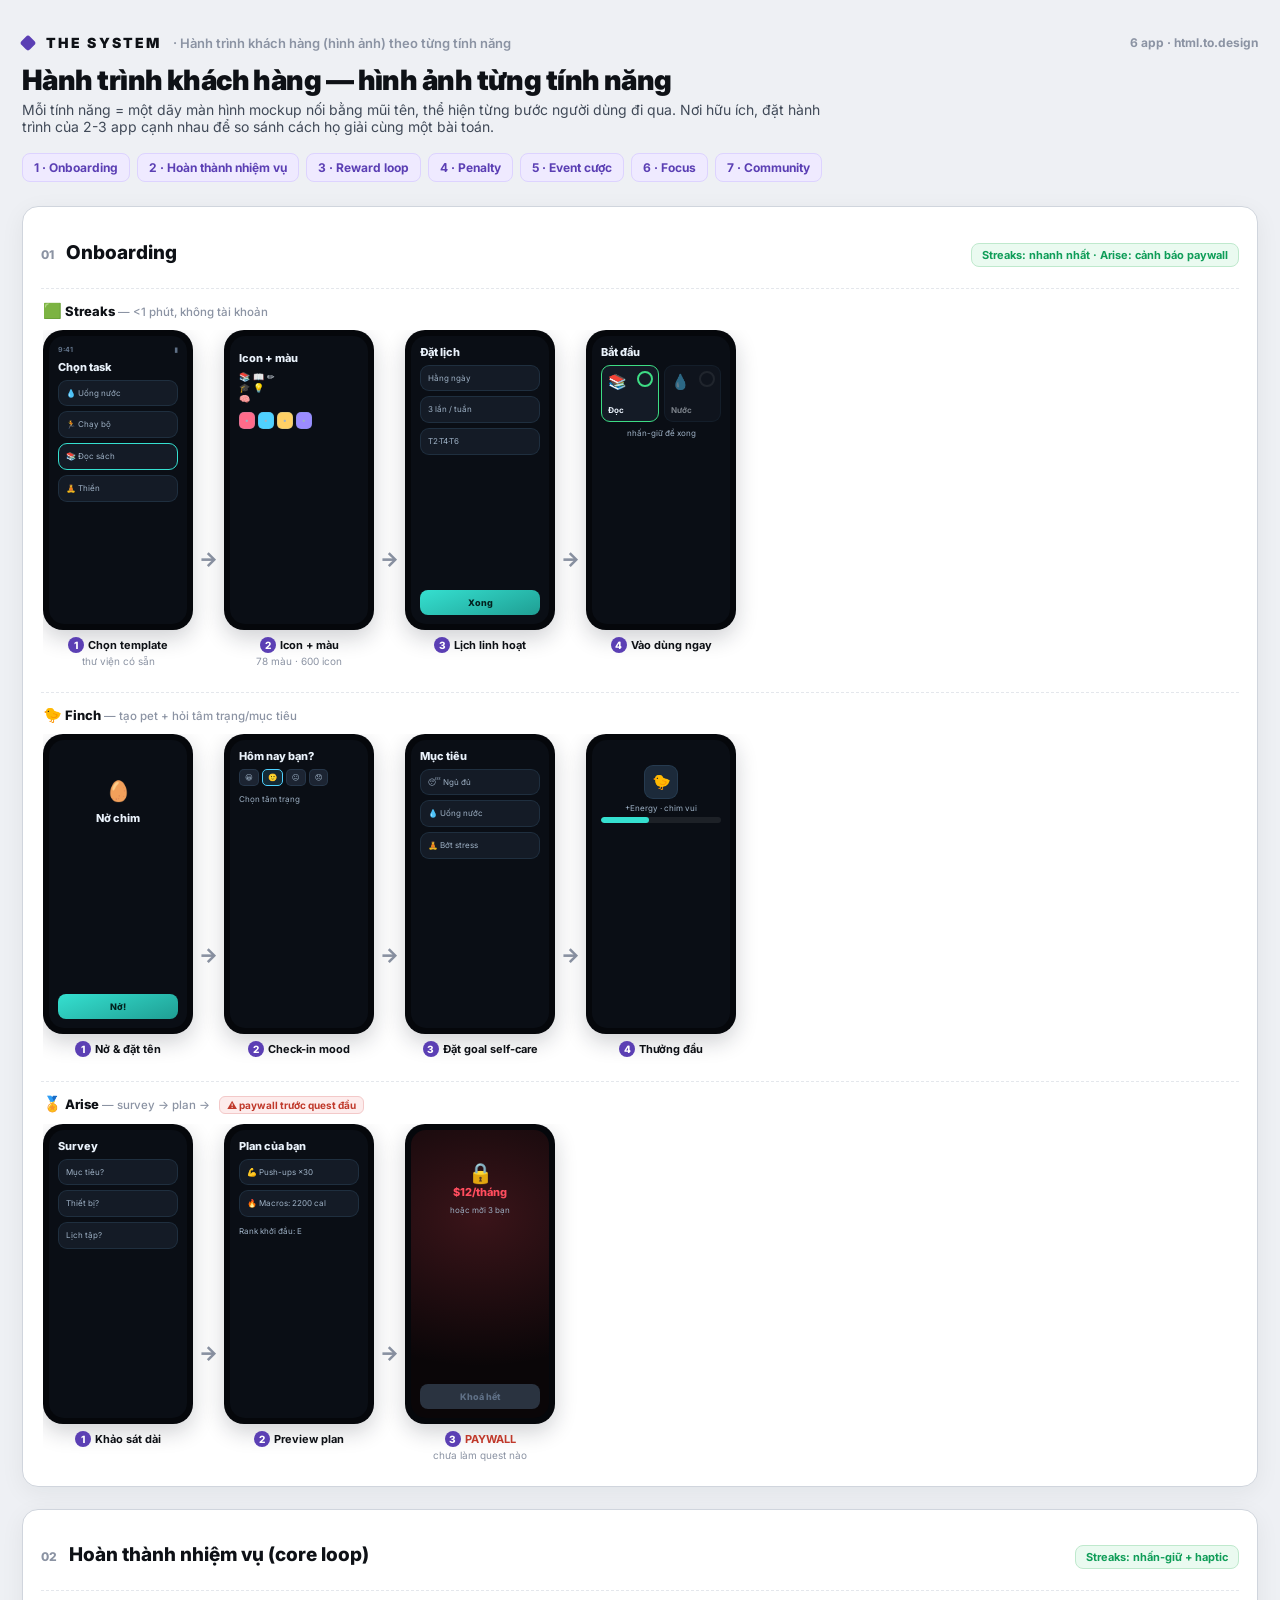
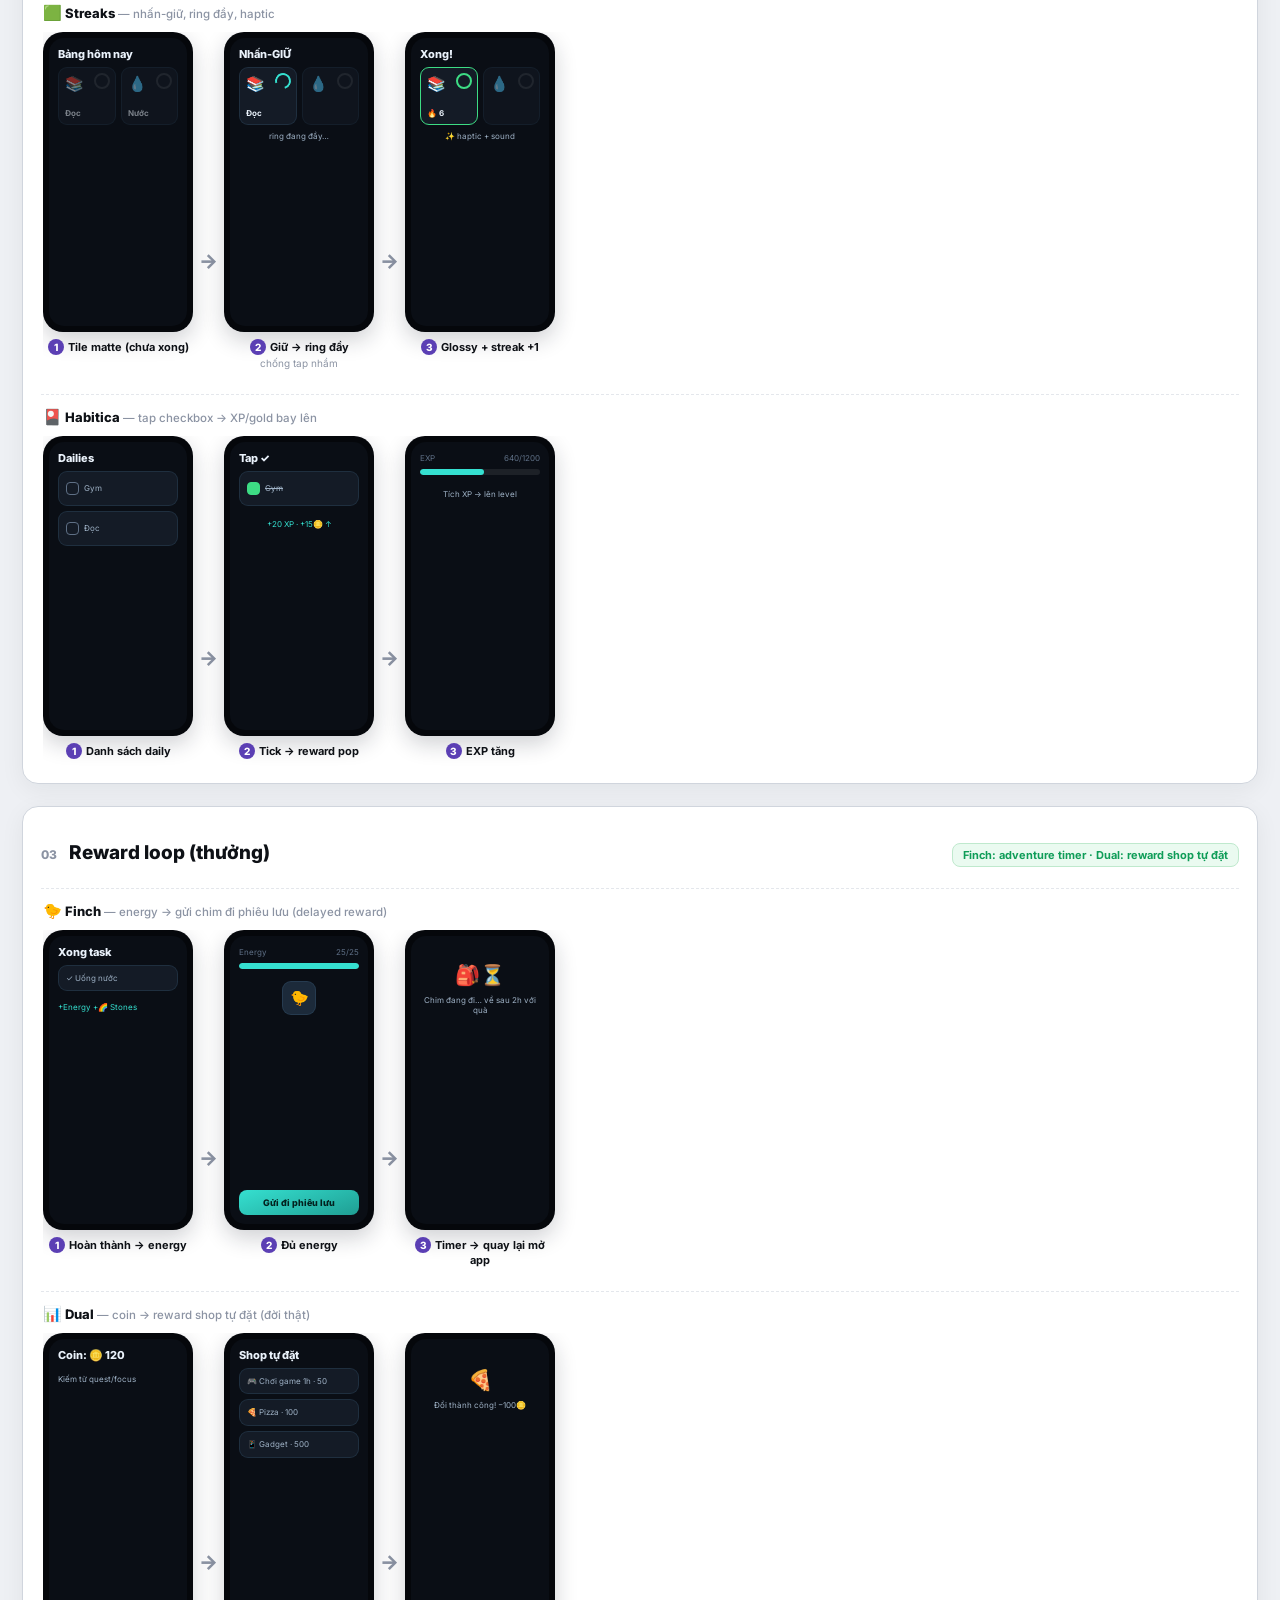
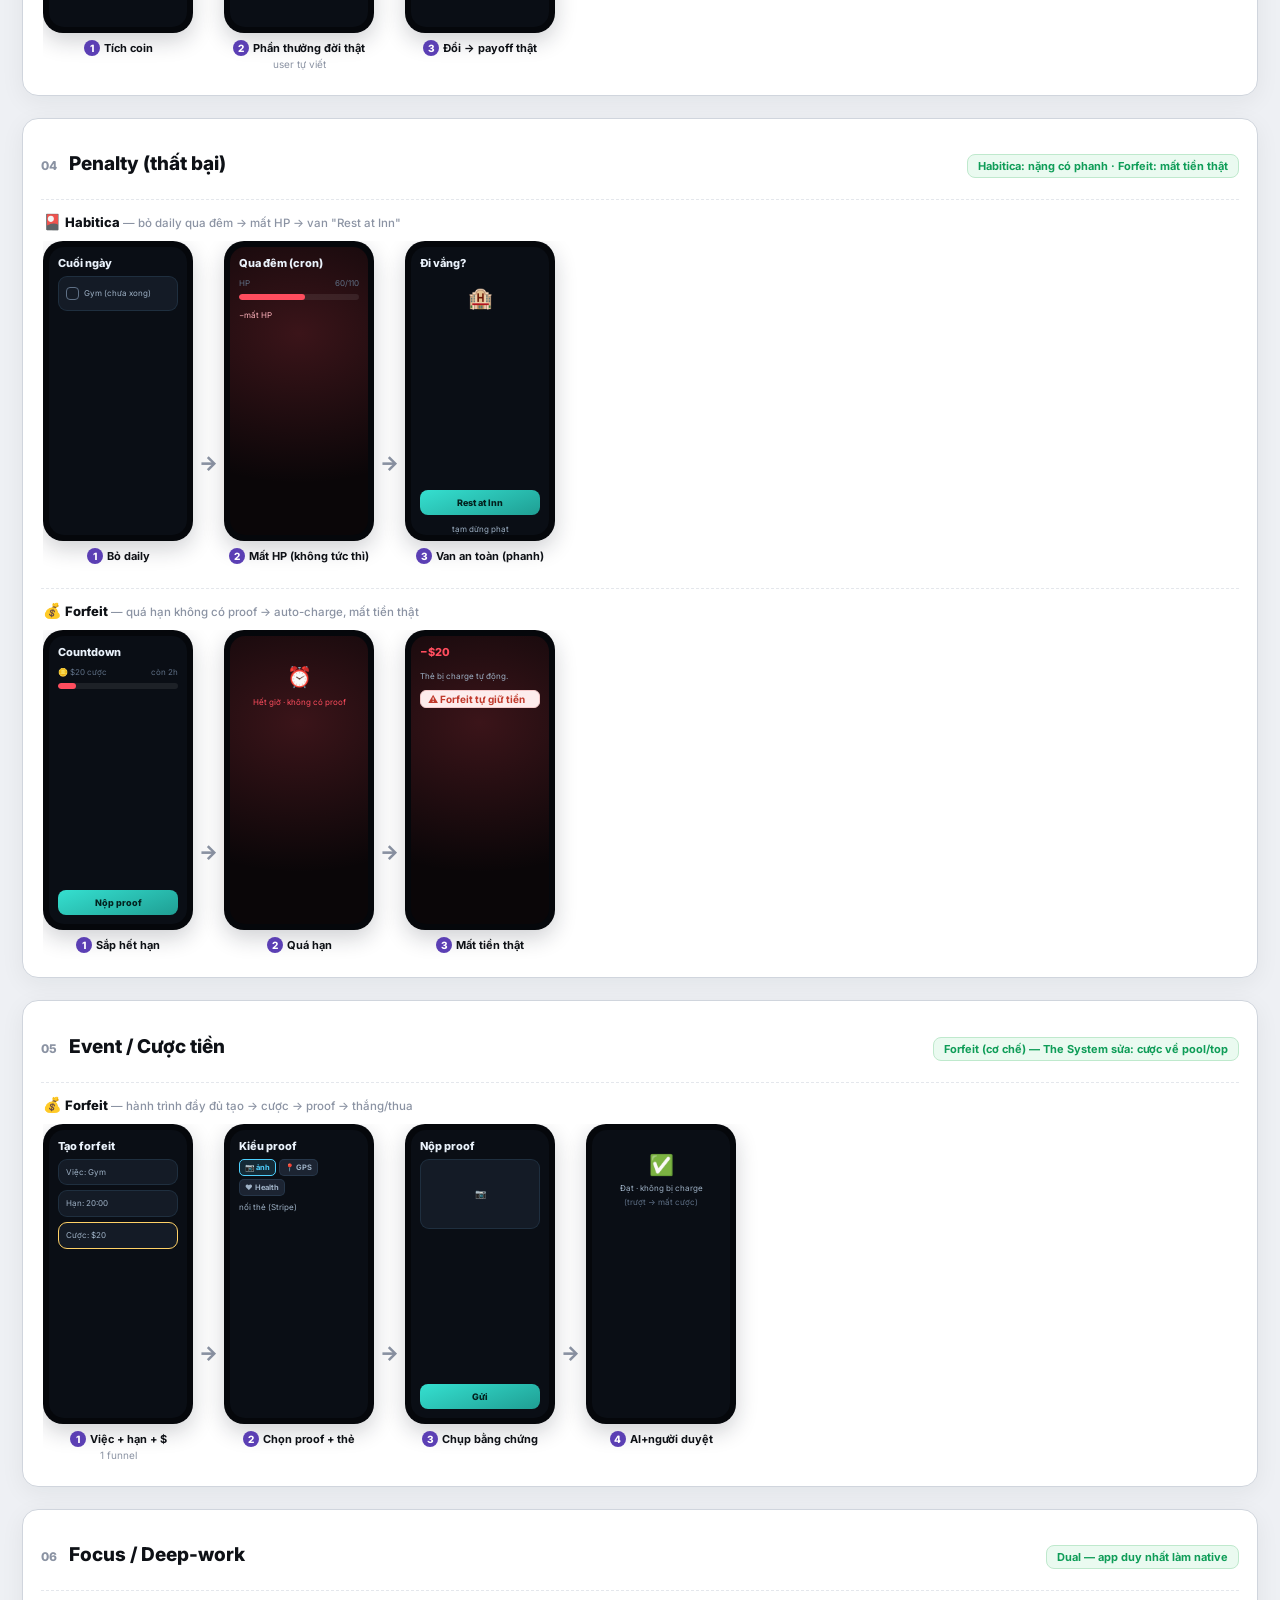
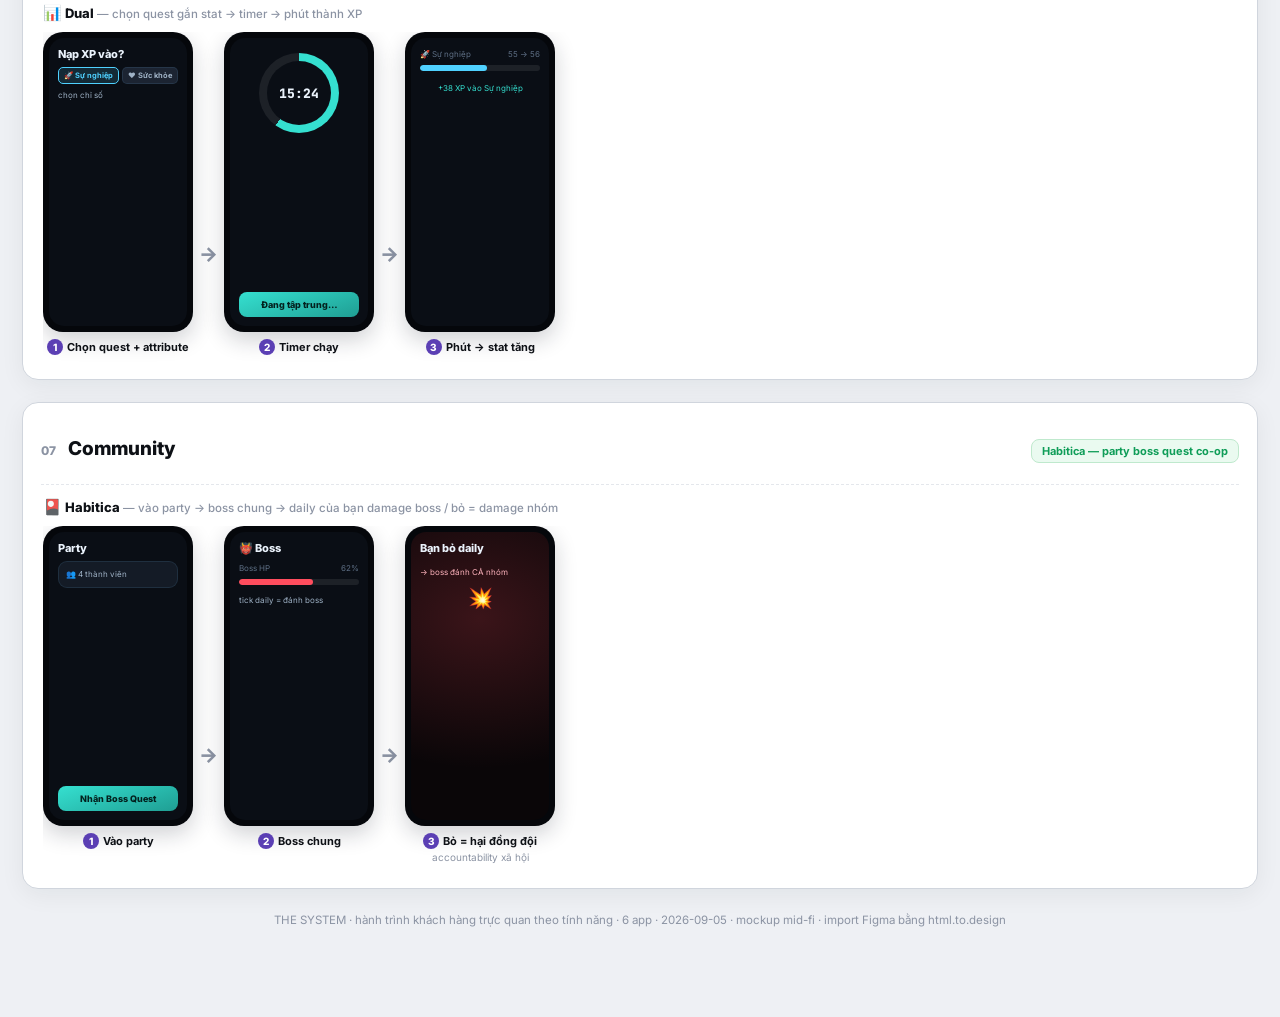
<file: decks/journey-visual.html>
<!DOCTYPE html>
<html lang="vi"><head><meta charset="utf-8"><meta name="viewport" content="width=device-width, initial-scale=1">
<title>THE SYSTEM · Hành trình khách hàng (hình ảnh) theo tính năng</title>
<link href="https://fonts.googleapis.com/css2?family=Inter:wght@400;500;600;700;800;900&family=JetBrains+Mono:wght@600&display=swap" rel="stylesheet">
<style>
:root{--cv:#eef0f4;--ink:#0e1116;--ink2:#414a58;--muted:#8b93a3;--line:#e4e7ec;--line2:#d0d5dd;--brand:#5b3fb4;--steal:#0f9d58;--warn:#c0392b;
  --bg:#0a0e15;--panel:#141b26;--aline:rgba(90,150,190,.16);--aink:#eaf2fb;--aink2:#9fb2c6;--amuted:#5f7086;
  --cy:#35e0d0;--gold:#ffd166;--red:#ff4d5e;--green:#3ddc84;--purp:#9b8cff;--health:#ff6b8a;--career:#4fd1ff;--wealth:#ffd166;--social:#9b8cff}
*{box-sizing:border-box}
body{margin:0;background:var(--cv);color:var(--ink);font-family:'Inter',system-ui,sans-serif;-webkit-font-smoothing:antialiased}
.mono{font-family:'JetBrains Mono',monospace}
.wrap{max-width:1500px;margin:0 auto;padding:34px 22px 90px}
.head{display:flex;align-items:center;gap:12px;flex-wrap:wrap}
.dot{width:12px;height:12px;background:var(--brand);border-radius:3px;transform:rotate(45deg)}
.head .b{font-weight:900;letter-spacing:.15em;font-size:14px}.head .sub{color:var(--muted);font-size:13px;font-weight:600}.head .pg{margin-left:auto;color:var(--muted);font-size:12px;font-weight:700}
h1{font-size:28px;font-weight:900;letter-spacing:-.02em;margin:12px 0 4px}
.intro{color:var(--ink2);font-size:14px;max-width:92ch;margin-bottom:18px}
.nav{display:flex;flex-wrap:wrap;gap:7px;margin-bottom:24px}
.nav a{font-size:12px;font-weight:700;text-decoration:none;color:var(--brand);background:#efeaff;border:1px solid #ddd3ff;padding:6px 11px;border-radius:8px}
.fsec{background:#fff;border:1px solid var(--line2);border-radius:16px;padding:18px 18px 8px;margin-bottom:22px;box-shadow:0 6px 24px rgba(20,26,40,.06)}
.fsec-h{display:flex;align-items:baseline;gap:12px;margin-bottom:6px}
.fsec-h .no{font-size:12px;font-weight:800;color:var(--muted)}
.fsec-h h2{font-size:19px;font-weight:800}
.fsec-h .win{margin-left:auto;font-size:11px;font-weight:700;color:var(--steal);background:#eafaf0;border:1px solid #bfe9cd;padding:4px 10px;border-radius:8px}
.japp{padding:12px 2px 6px;border-top:1px dashed var(--line);margin-top:8px}
.japp:first-of-type{border-top:none}
.japp-h{font-size:13px;font-weight:800;margin-bottom:10px}
.japp-h .em{font-size:15px}
.japp-h .note{font-weight:500;color:var(--muted);font-size:11.5px}
.jflow{display:flex;align-items:flex-start;gap:6px;overflow-x:auto;padding-bottom:10px}
.jstep{flex:0 0 auto;width:150px}
.jlab{font-size:11px;font-weight:700;text-align:center;margin-top:7px;color:var(--ink)}
.jlab .n{display:inline-block;width:16px;height:16px;border-radius:50%;background:var(--brand);color:#fff;font-size:10px;font-weight:800;line-height:16px;margin-right:4px}
.jsub{font-size:10px;color:var(--muted);text-align:center;margin-top:2px;line-height:1.3}
.arr{flex:0 0 auto;align-self:center;color:var(--muted);font-size:20px;font-weight:800;margin-top:120px}
/* phone screen */
.jsc{width:150px;height:300px;border-radius:20px;background:#05070b;padding:6px;box-shadow:0 8px 22px rgba(20,26,40,.2)}
.scr{width:100%;height:100%;border-radius:15px;overflow:hidden;background:var(--bg);color:var(--aink);position:relative;padding:9px 9px 0;display:flex;flex-direction:column;font-size:9px}
.scr.warn{background:radial-gradient(200px 150px at 50% 30%,rgba(255,77,94,.2),transparent),#0a0608}
.mbar{display:flex;justify-content:space-between;font-size:7px;color:var(--amuted);font-weight:700;margin-bottom:6px}
.mtitle{font-size:11px;font-weight:800;margin-bottom:6px}
.mcard{background:var(--panel);border:1px solid var(--aline);border-radius:9px;padding:7px;margin-bottom:5px}
.mrow{display:flex;align-items:center;gap:5px;margin:3px 0}
.mchk{width:13px;height:13px;border-radius:4px;border:1.5px solid var(--amuted);flex-shrink:0}
.mchk.on{background:var(--green);border-color:var(--green)}
.mbtn{border-radius:8px;padding:7px;text-align:center;font-size:9px;font-weight:800;margin-top:auto;margin-bottom:9px}
.mbtn.cy{background:linear-gradient(160deg,var(--cy),#1f9e93);color:#03211e}
.mbtn.gold{background:linear-gradient(160deg,var(--gold),#c99a2e);color:#2a1e00}
.mbtn.red{background:linear-gradient(160deg,#ff5d6c,#c22f3d);color:#fff}
.mbtn.lock{background:#2a3340;color:var(--amuted)}
.mbar2{height:6px;border-radius:3px;background:rgba(255,255,255,.08);overflow:hidden;position:relative;margin:4px 0}
.mbar2>i{position:absolute;left:0;top:0;bottom:0;border-radius:3px}
.mgrid{display:grid;grid-template-columns:1fr 1fr;gap:5px}
.mtile{aspect-ratio:1;border-radius:9px;background:var(--panel);border:1px solid var(--aline);display:flex;flex-direction:column;justify-content:space-between;padding:6px;position:relative}
.mtile .i{font-size:15px}.mtile .t{font-size:8px;font-weight:700}
.mtile.matte{opacity:.5}.mtile.on{border-color:var(--green)}
.mring{position:absolute;top:5px;right:5px;width:16px;height:16px;border-radius:50%;border:2.5px solid rgba(255,255,255,.15)}
.mring.full{border-color:var(--green)}
.mchips{display:flex;gap:3px;flex-wrap:wrap}
.mchip{font-size:7.5px;font-weight:700;padding:3px 5px;border-radius:5px;background:#1c2432;border:1px solid var(--aline);color:var(--aink2)}
.mchip.on{background:rgba(79,209,255,.14);border-color:var(--career);color:var(--career)}
.mtimer{width:80px;height:80px;border-radius:50%;margin:6px auto;display:grid;place-items:center;background:conic-gradient(var(--cy) 60%,rgba(255,255,255,.08) 0)}
.mtimer .in{width:64px;height:64px;border-radius:50%;background:var(--bg);display:grid;place-items:center;font-size:13px;font-weight:800}
.mav{width:34px;height:34px;border-radius:9px;background:#1c2a3a;display:grid;place-items:center;font-size:15px;font-weight:800;margin:4px auto;border:1px solid var(--aline)}
.msmall{font-size:8px;color:var(--aink2);line-height:1.35}
.mbig{font-size:20px;text-align:center}
.mstat{display:flex;justify-content:space-between;font-size:8px;color:var(--amuted);margin:2px 0}
.pill-alt{display:inline-block;font-size:10px;font-weight:700;color:var(--warn);background:#fdecec;border:1px solid #f3c9c9;border-radius:6px;padding:2px 7px;margin-left:6px}
.foot{color:var(--muted);font-size:11.5px;text-align:center;margin-top:24px}
</style></head><body><div class="wrap">
  <div class="head"><span class="dot"></span><span class="b">THE SYSTEM</span><span class="sub">· Hành trình khách hàng (hình ảnh) theo từng tính năng</span><span class="pg">6 app · html.to.design</span></div>
  <h1>Hành trình khách hàng — hình ảnh từng tính năng</h1>
  <div class="intro">Mỗi tính năng = một dãy màn hình mockup nối bằng mũi tên, thể hiện từng bước người dùng đi qua. Nơi hữu ích, đặt hành trình của 2-3 app cạnh nhau để so sánh cách họ giải cùng một bài toán.</div>
  <div class="nav"><a href="#f1">1 · Onboarding</a><a href="#f2">2 · Hoàn thành nhiệm vụ</a><a href="#f3">3 · Reward loop</a><a href="#f4">4 · Penalty</a><a href="#f5">5 · Event cược</a><a href="#f6">6 · Focus</a><a href="#f7">7 · Community</a></div>

  <!-- F1 ONBOARDING -->
  <div class="fsec" id="f1"><div class="fsec-h"><span class="no">01</span><h2>Onboarding</h2><span class="win">Streaks: nhanh nhất · Arise: cảnh báo paywall</span></div>

    <div class="japp"><div class="japp-h"><span class="em">🟩</span> Streaks <span class="note">— &lt;1 phút, không tài khoản</span></div>
    <div class="jflow">
      <div class="jstep"><div class="jsc"><div class="scr"><div class="mbar"><span>9:41</span><span>▮</span></div><div class="mtitle">Chọn task</div><div class="mcard msmall">💧 Uống nước</div><div class="mcard msmall">🏃 Chạy bộ</div><div class="mcard msmall" style="border-color:var(--cy)">📚 Đọc sách</div><div class="mcard msmall">🧘 Thiền</div></div></div><div class="jlab"><span class="n">1</span>Chọn template</div><div class="jsub">thư viện có sẵn</div></div>
      <div class="arr">→</div>
      <div class="jstep"><div class="jsc"><div class="scr"><div class="mbar"><span></span></div><div class="mtitle">Icon + màu</div><div class="mgrid" style="grid-template-columns:repeat(3,1fr);gap:4px">📚 📖 ✏️ 🎓 💡 🧠</div><div class="mchips" style="margin-top:8px"><span class="mchip" style="background:#ff6b8a">•</span><span class="mchip" style="background:#4fd1ff">•</span><span class="mchip" style="background:#ffd166">•</span><span class="mchip" style="background:#9b8cff">•</span></div></div></div><div class="jlab"><span class="n">2</span>Icon + màu</div><div class="jsub">78 màu · 600 icon</div></div>
      <div class="arr">→</div>
      <div class="jstep"><div class="jsc"><div class="scr"><div class="mtitle">Đặt lịch</div><div class="mcard msmall on">Hằng ngày</div><div class="mcard msmall">3 lần / tuần</div><div class="mcard msmall">T2·T4·T6</div><div class="mbtn cy">Xong</div></div></div><div class="jlab"><span class="n">3</span>Lịch linh hoạt</div></div>
      <div class="arr">→</div>
      <div class="jstep"><div class="jsc"><div class="scr"><div class="mtitle">Bắt đầu</div><div class="mgrid"><div class="mtile on"><div class="mring full"></div><div class="i">📚</div><div class="t">Đọc</div></div><div class="mtile matte"><div class="mring"></div><div class="i">💧</div><div class="t">Nước</div></div></div><div class="msmall" style="margin-top:6px;text-align:center">nhấn-giữ để xong</div></div></div><div class="jlab"><span class="n">4</span>Vào dùng ngay</div></div>
    </div></div>

    <div class="japp"><div class="japp-h"><span class="em">🐤</span> Finch <span class="note">— tạo pet + hỏi tâm trạng/mục tiêu</span></div>
    <div class="jflow">
      <div class="jstep"><div class="jsc"><div class="scr"><div class="mbig" style="margin-top:30px">🥚</div><div class="mtitle" style="text-align:center;margin-top:8px">Nở chim</div><div class="mbtn cy">Nở!</div></div></div><div class="jlab"><span class="n">1</span>Nở & đặt tên</div></div>
      <div class="arr">→</div>
      <div class="jstep"><div class="jsc"><div class="scr"><div class="mtitle">Hôm nay bạn?</div><div class="mchips"><span class="mchip">😀</span><span class="mchip on">🙂</span><span class="mchip">😐</span><span class="mchip">😞</span></div><div class="msmall" style="margin-top:8px">Chọn tâm trạng</div></div></div><div class="jlab"><span class="n">2</span>Check-in mood</div></div>
      <div class="arr">→</div>
      <div class="jstep"><div class="jsc"><div class="scr"><div class="mtitle">Mục tiêu</div><div class="mcard msmall">😴 Ngủ đủ</div><div class="mcard msmall">💧 Uống nước</div><div class="mcard msmall">🧘 Bớt stress</div></div></div><div class="jlab"><span class="n">3</span>Đặt goal self-care</div></div>
      <div class="arr">→</div>
      <div class="jstep"><div class="jsc"><div class="scr"><div class="mav" style="margin-top:16px">🐤</div><div class="msmall" style="text-align:center">+Energy · chim vui</div><div class="mbar2"><i style="width:40%;background:var(--cy)"></i></div></div></div><div class="jlab"><span class="n">4</span>Thưởng đầu</div></div>
    </div></div>

    <div class="japp"><div class="japp-h"><span class="em">🏅</span> Arise <span class="note">— survey → plan → </span><span class="pill-alt">⚠ paywall trước quest đầu</span></div>
    <div class="jflow">
      <div class="jstep"><div class="jsc"><div class="scr"><div class="mtitle">Survey</div><div class="mcard msmall">Mục tiêu?</div><div class="mcard msmall">Thiết bị?</div><div class="mcard msmall">Lịch tập?</div></div></div><div class="jlab"><span class="n">1</span>Khảo sát dài</div></div>
      <div class="arr">→</div>
      <div class="jstep"><div class="jsc"><div class="scr"><div class="mtitle">Plan của bạn</div><div class="mcard msmall">💪 Push-ups ×30</div><div class="mcard msmall">🔥 Macros: 2200 cal</div><div class="msmall" style="margin-top:4px">Rank khởi đầu: E</div></div></div><div class="jlab"><span class="n">2</span>Preview plan</div></div>
      <div class="arr">→</div>
      <div class="jstep"><div class="jsc"><div class="scr warn"><div class="mbig" style="margin-top:22px">🔒</div><div class="mtitle" style="text-align:center;color:var(--red)">$12/tháng</div><div class="msmall" style="text-align:center">hoặc mời 3 bạn</div><div class="mbtn lock">Khoá hết</div></div></div><div class="jlab"><span class="n">3</span><span style="color:var(--warn)">PAYWALL</span></div><div class="jsub">chưa làm quest nào</div></div>
    </div></div>
  </div>

  <!-- F2 COMPLETE -->
  <div class="fsec" id="f2"><div class="fsec-h"><span class="no">02</span><h2>Hoàn thành nhiệm vụ (core loop)</h2><span class="win">Streaks: nhấn-giữ + haptic</span></div>
    <div class="japp"><div class="japp-h"><span class="em">🟩</span> Streaks <span class="note">— nhấn-giữ, ring đầy, haptic</span></div>
    <div class="jflow">
      <div class="jstep"><div class="jsc"><div class="scr"><div class="mtitle">Bảng hôm nay</div><div class="mgrid"><div class="mtile matte"><div class="mring"></div><div class="i">📚</div><div class="t">Đọc</div></div><div class="mtile matte"><div class="mring"></div><div class="i">💧</div><div class="t">Nước</div></div></div></div></div><div class="jlab"><span class="n">1</span>Tile matte (chưa xong)</div></div>
      <div class="arr">→</div>
      <div class="jstep"><div class="jsc"><div class="scr"><div class="mtitle">Nhấn-GIỮ</div><div class="mgrid"><div class="mtile"><div class="mring" style="border-color:var(--cy);border-right-color:transparent;transform:rotate(120deg)"></div><div class="i">📚</div><div class="t">Đọc</div></div><div class="mtile matte"><div class="mring"></div><div class="i">💧</div></div></div><div class="msmall" style="text-align:center;margin-top:6px">ring đang đầy…</div></div></div><div class="jlab"><span class="n">2</span>Giữ → ring đầy</div><div class="jsub">chống tap nhầm</div></div>
      <div class="arr">→</div>
      <div class="jstep"><div class="jsc"><div class="scr"><div class="mtitle">Xong!</div><div class="mgrid"><div class="mtile on"><div class="mring full"></div><div class="i">📚</div><div class="t">🔥 6</div></div><div class="mtile matte"><div class="mring"></div><div class="i">💧</div></div></div><div class="msmall" style="text-align:center;margin-top:6px">✨ haptic + sound</div></div></div><div class="jlab"><span class="n">3</span>Glossy + streak +1</div></div>
    </div></div>
    <div class="japp"><div class="japp-h"><span class="em">🎴</span> Habitica <span class="note">— tap checkbox → XP/gold bay lên</span></div>
    <div class="jflow">
      <div class="jstep"><div class="jsc"><div class="scr"><div class="mtitle">Dailies</div><div class="mcard"><div class="mrow"><div class="mchk"></div><span class="msmall">Gym</span></div></div><div class="mcard"><div class="mrow"><div class="mchk"></div><span class="msmall">Đọc</span></div></div></div></div><div class="jlab"><span class="n">1</span>Danh sách daily</div></div>
      <div class="arr">→</div>
      <div class="jstep"><div class="jsc"><div class="scr"><div class="mtitle">Tap ✓</div><div class="mcard"><div class="mrow"><div class="mchk on"></div><span class="msmall" style="text-decoration:line-through">Gym</span></div></div><div class="msmall" style="color:var(--cy);text-align:center;margin-top:8px">+20 XP · +15🪙 ↑</div></div></div><div class="jlab"><span class="n">2</span>Tick → reward pop</div></div>
      <div class="arr">→</div>
      <div class="jstep"><div class="jsc"><div class="scr"><div class="mstat"><span>EXP</span><span>640/1200</span></div><div class="mbar2"><i style="width:53%;background:var(--cy)"></i></div><div class="msmall" style="text-align:center;margin-top:10px">Tích XP → lên level</div></div></div><div class="jlab"><span class="n">3</span>EXP tăng</div></div>
    </div></div>
  </div>

  <!-- F3 REWARD -->
  <div class="fsec" id="f3"><div class="fsec-h"><span class="no">03</span><h2>Reward loop (thưởng)</h2><span class="win">Finch: adventure timer · Dual: reward shop tự đặt</span></div>
    <div class="japp"><div class="japp-h"><span class="em">🐤</span> Finch <span class="note">— energy → gửi chim đi phiêu lưu (delayed reward)</span></div>
    <div class="jflow">
      <div class="jstep"><div class="jsc"><div class="scr"><div class="mtitle">Xong task</div><div class="mcard msmall">✓ Uống nước</div><div class="msmall" style="color:var(--cy);margin-top:6px">+Energy +🌈 Stones</div></div></div><div class="jlab"><span class="n">1</span>Hoàn thành → energy</div></div>
      <div class="arr">→</div>
      <div class="jstep"><div class="jsc"><div class="scr"><div class="mstat"><span>Energy</span><span>25/25</span></div><div class="mbar2"><i style="width:100%;background:var(--cy)"></i></div><div class="mav" style="margin-top:8px">🐤</div><div class="mbtn cy">Gửi đi phiêu lưu</div></div></div><div class="jlab"><span class="n">2</span>Đủ energy</div></div>
      <div class="arr">→</div>
      <div class="jstep"><div class="jsc"><div class="scr"><div class="mbig" style="margin-top:18px">🎒⏳</div><div class="msmall" style="text-align:center;margin-top:8px">Chim đang đi… về sau 2h với quà</div></div></div><div class="jlab"><span class="n">3</span>Timer → quay lại mở app</div></div>
    </div></div>
    <div class="japp"><div class="japp-h"><span class="em">📊</span> Dual <span class="note">— coin → reward shop tự đặt (đời thật)</span></div>
    <div class="jflow">
      <div class="jstep"><div class="jsc"><div class="scr"><div class="mtitle">Coin: 🪙 120</div><div class="msmall" style="margin-top:6px">Kiếm từ quest/focus</div></div></div><div class="jlab"><span class="n">1</span>Tích coin</div></div>
      <div class="arr">→</div>
      <div class="jstep"><div class="jsc"><div class="scr"><div class="mtitle">Shop tự đặt</div><div class="mcard msmall">🎮 Chơi game 1h · 50</div><div class="mcard msmall">🍕 Pizza · 100</div><div class="mcard msmall">📱 Gadget · 500</div></div></div><div class="jlab"><span class="n">2</span>Phần thưởng đời thật</div><div class="jsub">user tự viết</div></div>
      <div class="arr">→</div>
      <div class="jstep"><div class="jsc"><div class="scr"><div class="mbig" style="margin-top:20px">🍕</div><div class="msmall" style="text-align:center;margin-top:8px">Đổi thành công! −100🪙</div></div></div><div class="jlab"><span class="n">3</span>Đổi → payoff thật</div></div>
    </div></div>
  </div>

  <!-- F4 PENALTY -->
  <div class="fsec" id="f4"><div class="fsec-h"><span class="no">04</span><h2>Penalty (thất bại)</h2><span class="win">Habitica: nặng có phanh · Forfeit: mất tiền thật</span></div>
    <div class="japp"><div class="japp-h"><span class="em">🎴</span> Habitica <span class="note">— bỏ daily qua đêm → mất HP → van "Rest at Inn"</span></div>
    <div class="jflow">
      <div class="jstep"><div class="jsc"><div class="scr"><div class="mtitle">Cuối ngày</div><div class="mcard"><div class="mrow"><div class="mchk"></div><span class="msmall">Gym (chưa xong)</span></div></div></div></div><div class="jlab"><span class="n">1</span>Bỏ daily</div></div>
      <div class="arr">→</div>
      <div class="jstep"><div class="jsc"><div class="scr warn"><div class="mtitle">Qua đêm (cron)</div><div class="mstat"><span>HP</span><span>60/110</span></div><div class="mbar2"><i style="width:55%;background:var(--red)"></i></div><div class="msmall" style="color:#ffb3bd;margin-top:6px">−mất HP</div></div></div><div class="jlab"><span class="n">2</span>Mất HP (không tức thì)</div></div>
      <div class="arr">→</div>
      <div class="jstep"><div class="jsc"><div class="scr"><div class="mtitle">Đi vắng?</div><div class="mbig" style="margin-top:10px">🏨</div><div class="mbtn cy">Rest at Inn</div><div class="msmall" style="text-align:center">tạm dừng phạt</div></div></div><div class="jlab"><span class="n">3</span>Van an toàn (phanh)</div></div>
    </div></div>
    <div class="japp"><div class="japp-h"><span class="em">💰</span> Forfeit <span class="note">— quá hạn không có proof → auto-charge, mất tiền thật</span></div>
    <div class="jflow">
      <div class="jstep"><div class="jsc"><div class="scr"><div class="mtitle">Countdown</div><div class="mstat"><span>🪙 $20 cược</span><span>còn 2h</span></div><div class="mbar2"><i style="width:15%;background:var(--red)"></i></div><div class="mbtn cy">Nộp proof</div></div></div><div class="jlab"><span class="n">1</span>Sắp hết hạn</div></div>
      <div class="arr">→</div>
      <div class="jstep"><div class="jsc"><div class="scr warn"><div class="mbig" style="margin-top:20px">⏰</div><div class="msmall" style="text-align:center;color:var(--red);margin-top:8px">Hết giờ · không có proof</div></div></div><div class="jlab"><span class="n">2</span>Quá hạn</div></div>
      <div class="arr">→</div>
      <div class="jstep"><div class="jsc"><div class="scr warn"><div class="mtitle" style="color:var(--red)">−$20</div><div class="msmall" style="margin-top:6px">Thẻ bị charge tự động.</div><div class="pill-alt" style="margin:8px 0 0">⚠ Forfeit tự giữ tiền</div></div></div><div class="jlab"><span class="n">3</span>Mất tiền thật</div></div>
    </div></div>
  </div>

  <!-- F5 EVENT -->
  <div class="fsec" id="f5"><div class="fsec-h"><span class="no">05</span><h2>Event / Cược tiền</h2><span class="win">Forfeit (cơ chế) — The System sửa: cược về pool/top</span></div>
    <div class="japp"><div class="japp-h"><span class="em">💰</span> Forfeit <span class="note">— hành trình đầy đủ tạo → cược → proof → thắng/thua</span></div>
    <div class="jflow">
      <div class="jstep"><div class="jsc"><div class="scr"><div class="mtitle">Tạo forfeit</div><div class="mcard msmall">Việc: Gym</div><div class="mcard msmall">Hạn: 20:00</div><div class="mcard msmall" style="border-color:var(--gold)">Cược: $20</div></div></div><div class="jlab"><span class="n">1</span>Việc + hạn + $</div><div class="jsub">1 funnel</div></div>
      <div class="arr">→</div>
      <div class="jstep"><div class="jsc"><div class="scr"><div class="mtitle">Kiểu proof</div><div class="mchips"><span class="mchip on">📷 ảnh</span><span class="mchip">📍 GPS</span><span class="mchip">❤️ Health</span></div><div class="msmall" style="margin-top:6px">nối thẻ (Stripe)</div></div></div><div class="jlab"><span class="n">2</span>Chọn proof + thẻ</div></div>
      <div class="arr">→</div>
      <div class="jstep"><div class="jsc"><div class="scr"><div class="mtitle">Nộp proof</div><div class="mcard" style="height:70px;display:grid;place-items:center">📷</div><div class="mbtn cy">Gửi</div></div></div><div class="jlab"><span class="n">3</span>Chụp bằng chứng</div></div>
      <div class="arr">→</div>
      <div class="jstep"><div class="jsc"><div class="scr"><div class="mbig" style="margin-top:14px">✅</div><div class="msmall" style="text-align:center;margin-top:6px">Đạt · không bị charge</div><div class="msmall" style="text-align:center;color:var(--amuted);margin-top:4px">(trượt → mất cược)</div></div></div><div class="jlab"><span class="n">4</span>AI+người duyệt</div></div>
    </div></div>
  </div>

  <!-- F6 FOCUS -->
  <div class="fsec" id="f6"><div class="fsec-h"><span class="no">06</span><h2>Focus / Deep-work</h2><span class="win">Dual — app duy nhất làm native</span></div>
    <div class="japp"><div class="japp-h"><span class="em">📊</span> Dual <span class="note">— chọn quest gắn stat → timer → phút thành XP</span></div>
    <div class="jflow">
      <div class="jstep"><div class="jsc"><div class="scr"><div class="mtitle">Nạp XP vào?</div><div class="mchips"><span class="mchip on">🚀 Sự nghiệp</span><span class="mchip">❤️ Sức khỏe</span></div><div class="msmall" style="margin-top:6px">chọn chỉ số</div></div></div><div class="jlab"><span class="n">1</span>Chọn quest + attribute</div></div>
      <div class="arr">→</div>
      <div class="jstep"><div class="jsc"><div class="scr"><div class="mtimer"><div class="in mono">15:24</div></div><div class="mbtn cy">Đang tập trung…</div></div></div><div class="jlab"><span class="n">2</span>Timer chạy</div></div>
      <div class="arr">→</div>
      <div class="jstep"><div class="jsc"><div class="scr"><div class="mstat"><span>🚀 Sự nghiệp</span><span>55 → 56</span></div><div class="mbar2"><i style="width:56%;background:var(--career)"></i></div><div class="msmall" style="color:var(--cy);text-align:center;margin-top:8px">+38 XP vào Sự nghiệp</div></div></div><div class="jlab"><span class="n">3</span>Phút → stat tăng</div></div>
    </div></div>
  </div>

  <!-- F7 COMMUNITY -->
  <div class="fsec" id="f7"><div class="fsec-h"><span class="no">07</span><h2>Community</h2><span class="win">Habitica — party boss quest co-op</span></div>
    <div class="japp"><div class="japp-h"><span class="em">🎴</span> Habitica <span class="note">— vào party → boss chung → daily của bạn damage boss / bỏ = damage nhóm</span></div>
    <div class="jflow">
      <div class="jstep"><div class="jsc"><div class="scr"><div class="mtitle">Party</div><div class="mcard msmall">👥 4 thành viên</div><div class="mbtn cy">Nhận Boss Quest</div></div></div><div class="jlab"><span class="n">1</span>Vào party</div></div>
      <div class="arr">→</div>
      <div class="jstep"><div class="jsc"><div class="scr"><div class="mtitle">👹 Boss</div><div class="mstat"><span>Boss HP</span><span>62%</span></div><div class="mbar2"><i style="width:62%;background:var(--red)"></i></div><div class="msmall" style="margin-top:6px">tick daily = đánh boss</div></div></div><div class="jlab"><span class="n">2</span>Boss chung</div></div>
      <div class="arr">→</div>
      <div class="jstep"><div class="jsc"><div class="scr warn"><div class="mtitle">Bạn bỏ daily</div><div class="msmall" style="color:#ffb3bd;margin-top:6px">→ boss đánh CẢ nhóm</div><div class="mbig" style="margin-top:8px">💥</div></div></div><div class="jlab"><span class="n">3</span>Bỏ = hại đồng đội</div><div class="jsub">accountability xã hội</div></div>
    </div></div>
  </div>

  <div class="foot">THE SYSTEM · hành trình khách hàng trực quan theo tính năng · 6 app · 2026-09-05 · mockup mid-fi · import Figma bằng html.to.design</div>
</div></body></html>
</file>
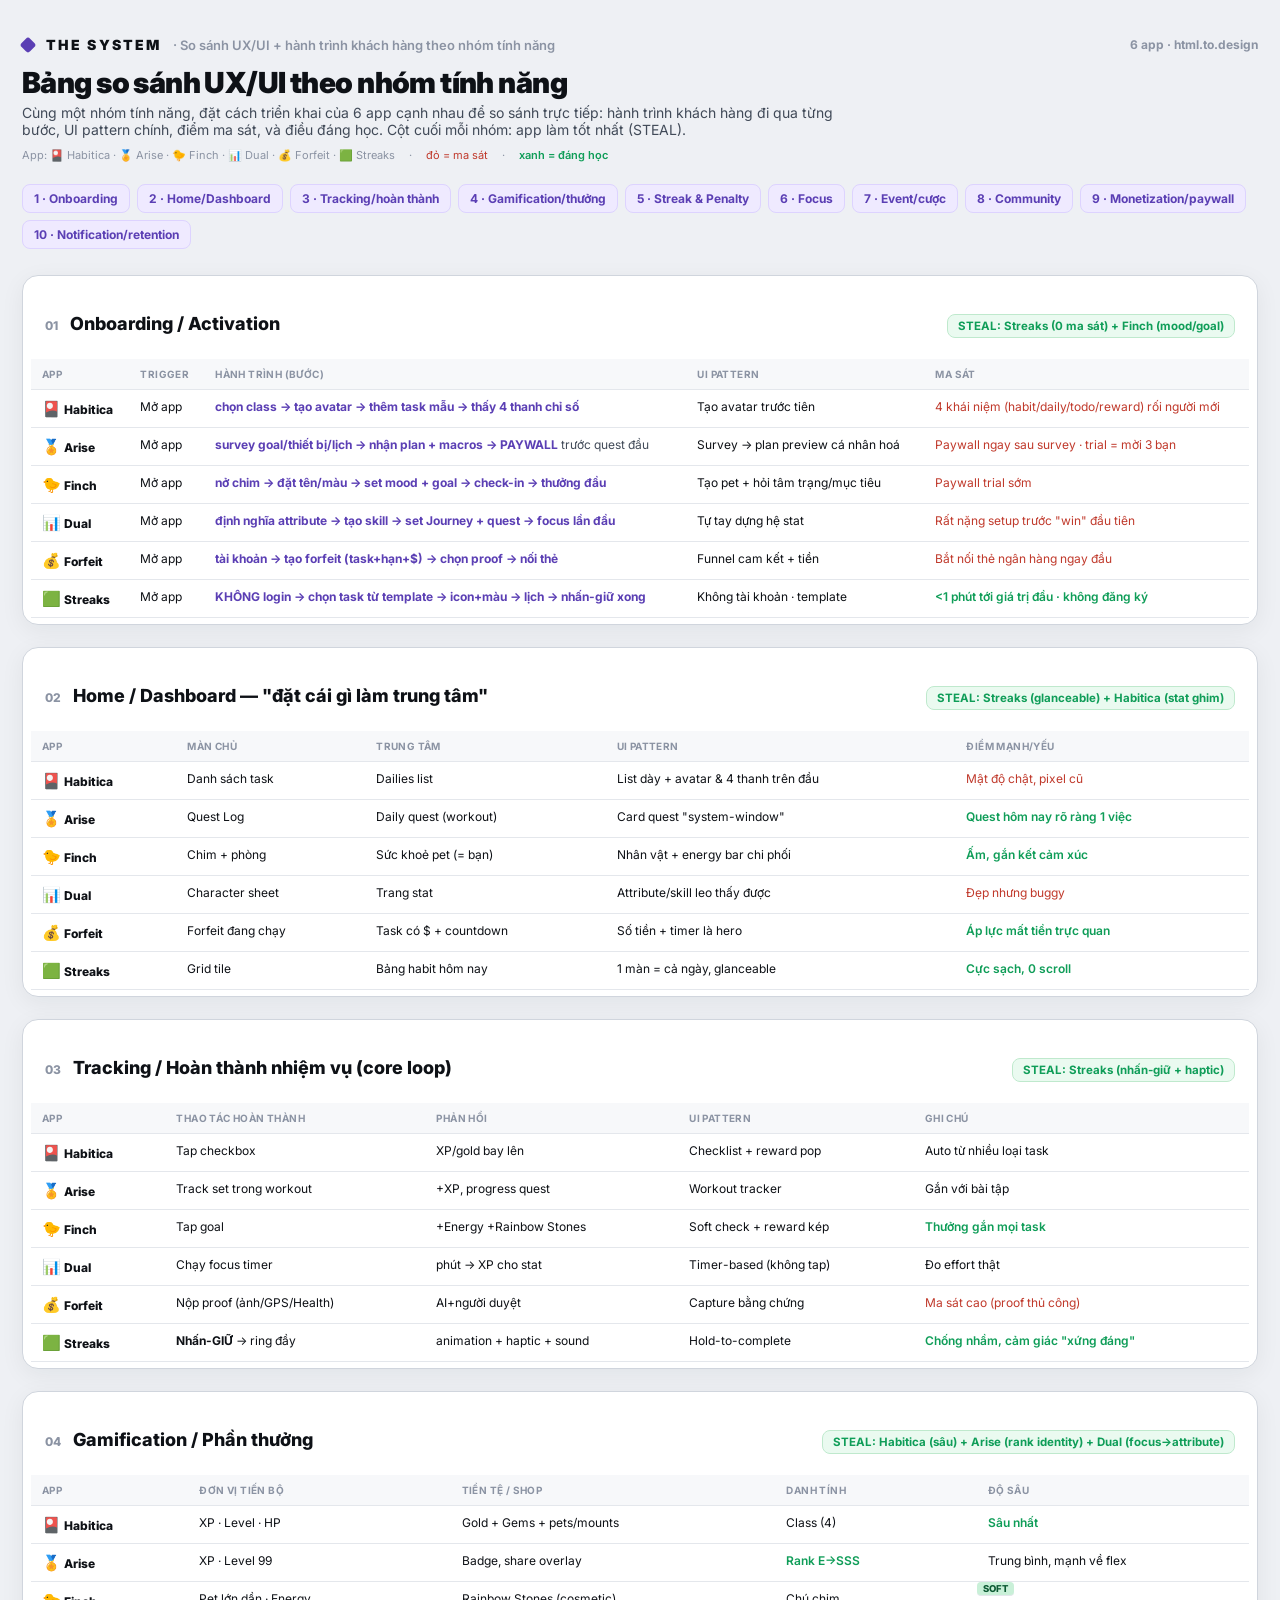
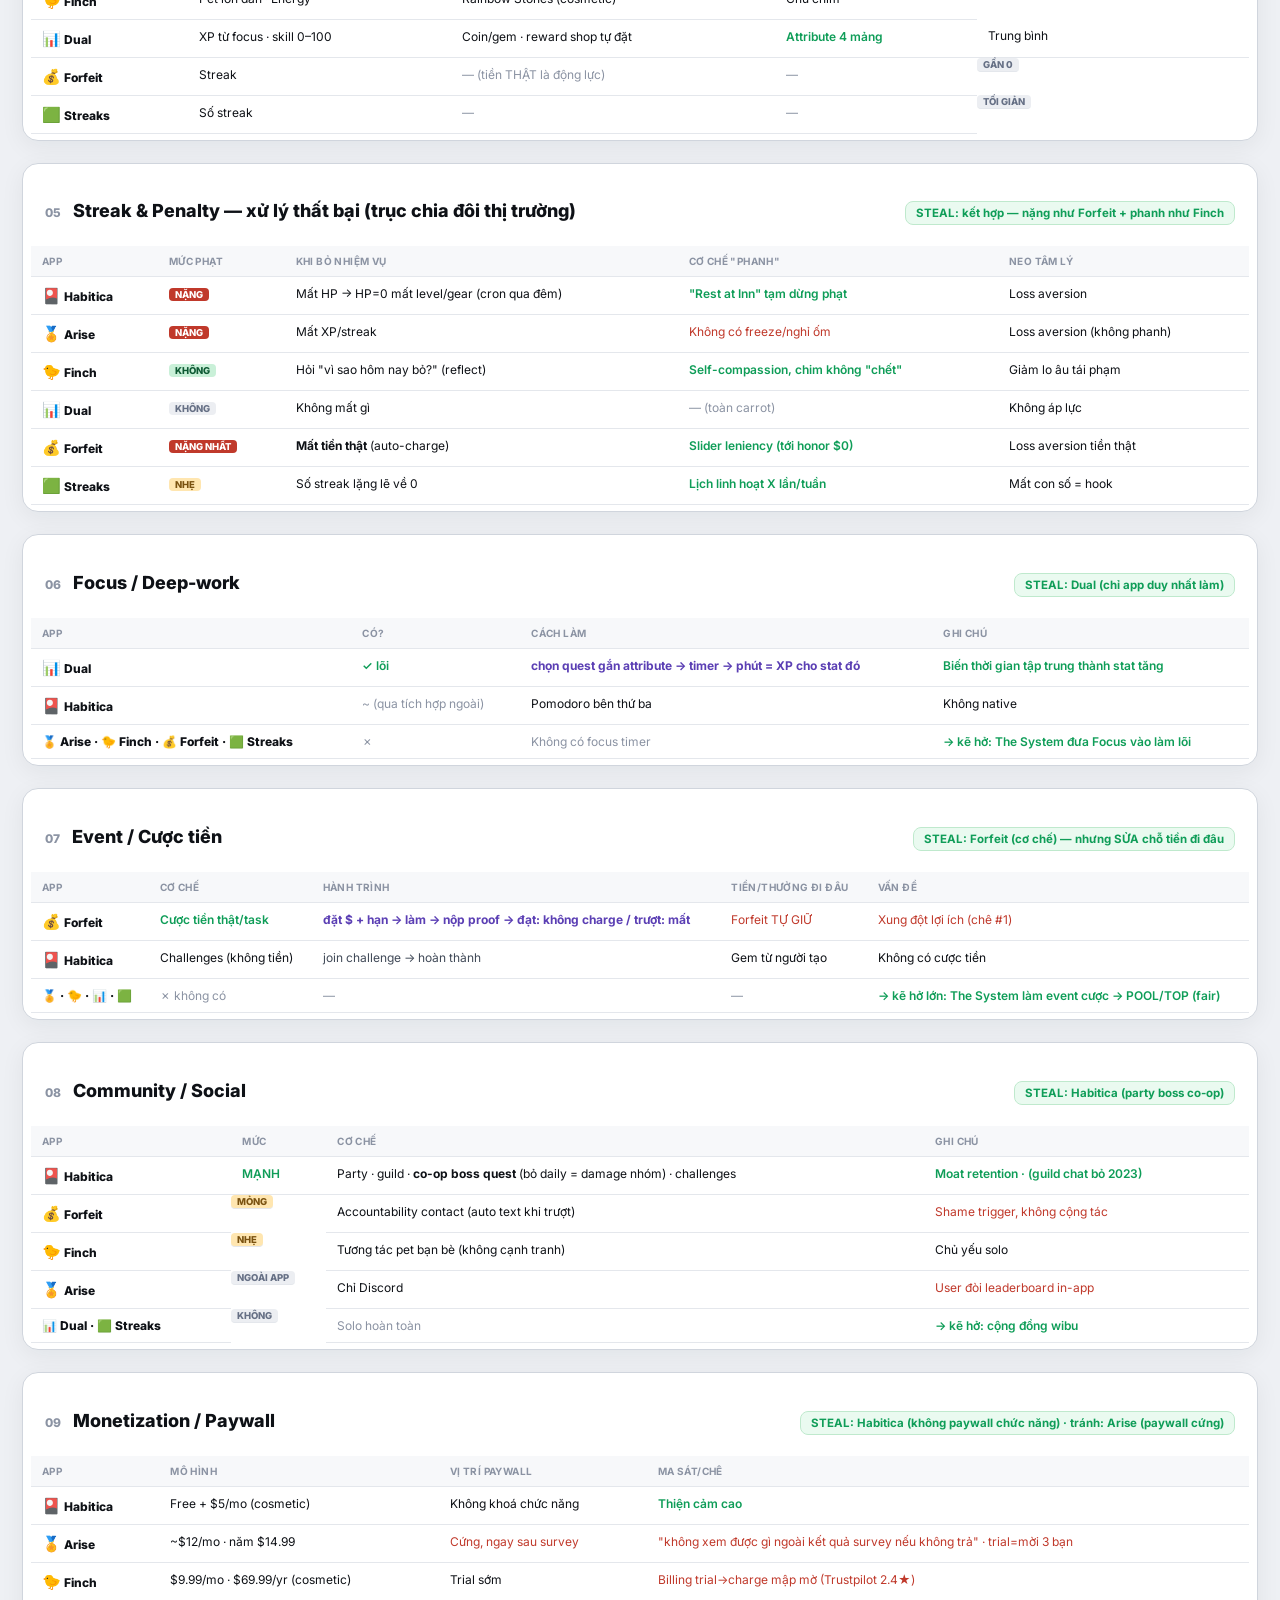
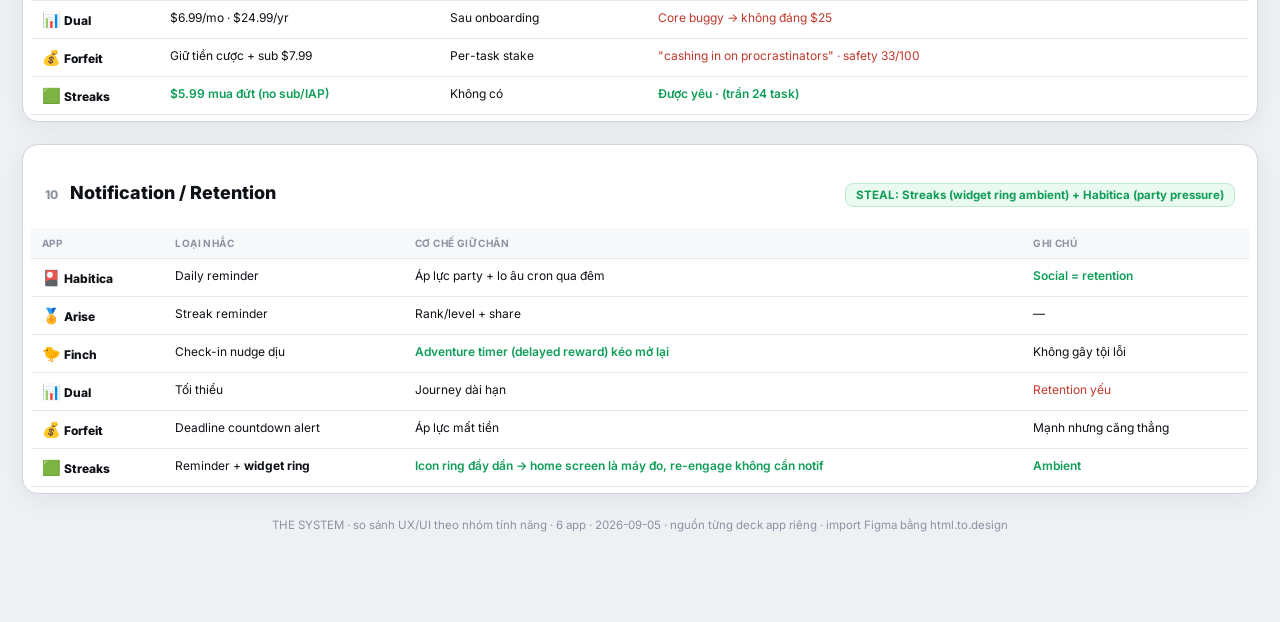
<file: decks/ux-journey-compare.html>
<!DOCTYPE html>
<html lang="vi"><head><meta charset="utf-8"><meta name="viewport" content="width=device-width, initial-scale=1">
<title>THE SYSTEM · So sánh UX/UI theo nhóm tính năng</title>
<link href="https://fonts.googleapis.com/css2?family=Inter:wght@400;500;600;700;800;900&family=JetBrains+Mono:wght@600&display=swap" rel="stylesheet">
<style>
:root{--cv:#eef0f4;--frame:#fff;--ink:#0e1116;--ink2:#414a58;--muted:#8b93a3;--line:#e4e7ec;--line2:#d0d5dd;--brand:#5b3fb4;
  --steal:#0f9d58;--warn:#c0392b;--amber:#e08a1e}
*{box-sizing:border-box}
body{margin:0;background:var(--cv);color:var(--ink);font-family:'Inter',system-ui,sans-serif;-webkit-font-smoothing:antialiased}
.mono{font-family:'JetBrains Mono',monospace}
.wrap{max-width:1400px;margin:0 auto;padding:36px 22px 90px}
.head{display:flex;align-items:center;gap:12px;flex-wrap:wrap}
.dot{width:12px;height:12px;background:var(--brand);border-radius:3px;transform:rotate(45deg)}
.head .b{font-weight:900;letter-spacing:.15em;font-size:14px}
.head .sub{color:var(--muted);font-size:13px;font-weight:600}
.head .pg{margin-left:auto;color:var(--muted);font-size:12px;font-weight:700}
h1{font-size:29px;font-weight:900;letter-spacing:-.02em;margin:12px 0 4px}
.intro{color:var(--ink2);font-size:14px;max-width:92ch;margin-bottom:8px}
.legend{display:flex;gap:14px;flex-wrap:wrap;font-size:11px;color:var(--muted);margin:10px 0 22px}
.legend b{color:var(--ink)}
/* jump nav */
.nav{display:flex;flex-wrap:wrap;gap:7px;margin-bottom:26px}
.nav a{font-size:12px;font-weight:700;text-decoration:none;color:var(--brand);background:#efeaff;border:1px solid #ddd3ff;padding:6px 11px;border-radius:8px}
/* section */
.sec{background:var(--frame);border:1px solid var(--line2);border-radius:16px;padding:8px 8px 6px;margin-bottom:22px;box-shadow:0 6px 24px rgba(20,26,40,.06);overflow:hidden}
.sec-h{display:flex;align-items:baseline;gap:12px;padding:14px 14px 10px}
.sec-h .no{font-size:12px;font-weight:800;color:var(--muted)}
.sec-h h2{font-size:18px;font-weight:800}
.sec-h .win{margin-left:auto;font-size:11.5px;font-weight:700;color:var(--steal);background:#eafaf0;border:1px solid #bfe9cd;padding:4px 10px;border-radius:8px}
table{width:100%;border-collapse:collapse;font-size:12px}
th,td{text-align:left;padding:9px 11px;border-bottom:1px solid var(--line);vertical-align:top}
thead th{font-size:10px;text-transform:uppercase;letter-spacing:.04em;color:var(--muted);background:#f7f8fa;position:sticky;top:0}
tbody tr:hover{background:#fafbfc}
td.app{font-weight:800;white-space:nowrap;color:var(--ink)}
td.app .em{font-size:15px}
.flow{color:var(--ink2)}
.flow .step{color:var(--brand);font-weight:700}
.pat{color:var(--ink)}
.fr{color:var(--warn)}
.st{color:var(--steal);font-weight:600}
.dash{color:var(--muted)}
.tag{display:inline-block;font-size:9.5px;font-weight:800;padding:1px 6px;border-radius:4px;margin-right:3px}
.t-heavy{color:#fff;background:#c0392b}.t-soft{color:#0e5a34;background:#c9f0d8}.t-none{color:#667085;background:#eceef2}.t-mid{color:#7a5210;background:#ffe6b0}
.foot{color:var(--muted);font-size:11.5px;text-align:center;margin-top:24px}
@media(max-width:1000px){table{font-size:11px}th,td{padding:7px 8px}}
</style></head>
<body><div class="wrap">
  <div class="head"><span class="dot"></span><span class="b">THE SYSTEM</span><span class="sub">· So sánh UX/UI + hành trình khách hàng theo nhóm tính năng</span><span class="pg">6 app · html.to.design</span></div>
  <h1>Bảng so sánh UX/UI theo nhóm tính năng</h1>
  <div class="intro">Cùng một nhóm tính năng, đặt cách triển khai của 6 app cạnh nhau để so sánh trực tiếp: hành trình khách hàng đi qua từng bước, UI pattern chính, điểm ma sát, và điều đáng học. Cột cuối mỗi nhóm: app làm tốt nhất (STEAL).</div>
  <div class="legend"><span>App: 🎴 Habitica · 🏅 Arise · 🐤 Finch · 📊 Dual · 💰 Forfeit · 🟩 Streaks</span> · <span class="fr">đỏ = ma sát</span> · <span class="st">xanh = đáng học</span></div>
  <div class="nav">
    <a href="#s1">1 · Onboarding</a><a href="#s2">2 · Home/Dashboard</a><a href="#s3">3 · Tracking/hoàn thành</a>
    <a href="#s4">4 · Gamification/thưởng</a><a href="#s5">5 · Streak & Penalty</a><a href="#s6">6 · Focus</a>
    <a href="#s7">7 · Event/cược</a><a href="#s8">8 · Community</a><a href="#s9">9 · Monetization/paywall</a><a href="#s10">10 · Notification/retention</a>
  </div>

  <!-- 1 ONBOARDING -->
  <div class="sec" id="s1"><div class="sec-h"><span class="no">01</span><h2>Onboarding / Activation</h2><span class="win">STEAL: Streaks (0 ma sát) + Finch (mood/goal)</span></div>
  <table><thead><tr><th>App</th><th>Trigger</th><th>Hành trình (bước)</th><th>UI pattern</th><th>Ma sát</th></tr></thead><tbody>
    <tr><td class="app"><span class="em">🎴</span> Habitica</td><td>Mở app</td><td class="flow"><span class="step">chọn class → tạo avatar → thêm task mẫu → thấy 4 thanh chỉ số</span></td><td class="pat">Tạo avatar trước tiên</td><td class="fr">4 khái niệm (habit/daily/todo/reward) rối người mới</td></tr>
    <tr><td class="app"><span class="em">🏅</span> Arise</td><td>Mở app</td><td class="flow"><span class="step">survey goal/thiết bị/lịch → nhận plan + macros → PAYWALL</span> trước quest đầu</td><td class="pat">Survey → plan preview cá nhân hoá</td><td class="fr">Paywall ngay sau survey · trial = mời 3 bạn</td></tr>
    <tr><td class="app"><span class="em">🐤</span> Finch</td><td>Mở app</td><td class="flow"><span class="step">nở chim → đặt tên/màu → set mood + goal → check-in → thưởng đầu</span></td><td class="pat">Tạo pet + hỏi tâm trạng/mục tiêu</td><td class="fr">Paywall trial sớm</td></tr>
    <tr><td class="app"><span class="em">📊</span> Dual</td><td>Mở app</td><td class="flow"><span class="step">định nghĩa attribute → tạo skill → set Journey + quest → focus lần đầu</span></td><td class="pat">Tự tay dựng hệ stat</td><td class="fr">Rất nặng setup trước "win" đầu tiên</td></tr>
    <tr><td class="app"><span class="em">💰</span> Forfeit</td><td>Mở app</td><td class="flow"><span class="step">tài khoản → tạo forfeit (task+hạn+$) → chọn proof → nối thẻ</span></td><td class="pat">Funnel cam kết + tiền</td><td class="fr">Bắt nối thẻ ngân hàng ngay đầu</td></tr>
    <tr><td class="app"><span class="em">🟩</span> Streaks</td><td>Mở app</td><td class="flow"><span class="step">KHÔNG login → chọn task từ template → icon+màu → lịch → nhấn-giữ xong</span></td><td class="pat">Không tài khoản · template</td><td class="st">&lt;1 phút tới giá trị đầu · không đăng ký</td></tr>
  </tbody></table></div>

  <!-- 2 HOME -->
  <div class="sec" id="s2"><div class="sec-h"><span class="no">02</span><h2>Home / Dashboard — "đặt cái gì làm trung tâm"</h2><span class="win">STEAL: Streaks (glanceable) + Habitica (stat ghim)</span></div>
  <table><thead><tr><th>App</th><th>Màn chủ</th><th>Trung tâm</th><th>UI pattern</th><th>Điểm mạnh/yếu</th></tr></thead><tbody>
    <tr><td class="app"><span class="em">🎴</span> Habitica</td><td>Danh sách task</td><td>Dailies list</td><td class="pat">List dày + avatar & 4 thanh trên đầu</td><td class="fr">Mật độ chật, pixel cũ</td></tr>
    <tr><td class="app"><span class="em">🏅</span> Arise</td><td>Quest Log</td><td>Daily quest (workout)</td><td class="pat">Card quest "system-window"</td><td class="st">Quest hôm nay rõ ràng 1 việc</td></tr>
    <tr><td class="app"><span class="em">🐤</span> Finch</td><td>Chim + phòng</td><td>Sức khoẻ pet (= bạn)</td><td class="pat">Nhân vật + energy bar chi phối</td><td class="st">Ấm, gắn kết cảm xúc</td></tr>
    <tr><td class="app"><span class="em">📊</span> Dual</td><td>Character sheet</td><td>Trang stat</td><td class="pat">Attribute/skill leo thấy được</td><td class="fr">Đẹp nhưng buggy</td></tr>
    <tr><td class="app"><span class="em">💰</span> Forfeit</td><td>Forfeit đang chạy</td><td>Task có $ + countdown</td><td class="pat">Số tiền + timer là hero</td><td class="st">Áp lực mất tiền trực quan</td></tr>
    <tr><td class="app"><span class="em">🟩</span> Streaks</td><td>Grid tile</td><td>Bảng habit hôm nay</td><td class="pat">1 màn = cả ngày, glanceable</td><td class="st">Cực sạch, 0 scroll</td></tr>
  </tbody></table></div>

  <!-- 3 TRACKING -->
  <div class="sec" id="s3"><div class="sec-h"><span class="no">03</span><h2>Tracking / Hoàn thành nhiệm vụ (core loop)</h2><span class="win">STEAL: Streaks (nhấn-giữ + haptic)</span></div>
  <table><thead><tr><th>App</th><th>Thao tác hoàn thành</th><th>Phản hồi</th><th>UI pattern</th><th>Ghi chú</th></tr></thead><tbody>
    <tr><td class="app"><span class="em">🎴</span> Habitica</td><td>Tap checkbox</td><td>XP/gold bay lên</td><td class="pat">Checklist + reward pop</td><td>Auto từ nhiều loại task</td></tr>
    <tr><td class="app"><span class="em">🏅</span> Arise</td><td>Track set trong workout</td><td>+XP, progress quest</td><td class="pat">Workout tracker</td><td>Gắn với bài tập</td></tr>
    <tr><td class="app"><span class="em">🐤</span> Finch</td><td>Tap goal</td><td>+Energy +Rainbow Stones</td><td class="pat">Soft check + reward kép</td><td class="st">Thưởng gắn mọi task</td></tr>
    <tr><td class="app"><span class="em">📊</span> Dual</td><td>Chạy focus timer</td><td>phút → XP cho stat</td><td class="pat">Timer-based (không tap)</td><td>Đo effort thật</td></tr>
    <tr><td class="app"><span class="em">💰</span> Forfeit</td><td>Nộp proof (ảnh/GPS/Health)</td><td>AI+người duyệt</td><td class="pat">Capture bằng chứng</td><td class="fr">Ma sát cao (proof thủ công)</td></tr>
    <tr><td class="app"><span class="em">🟩</span> Streaks</td><td><b>Nhấn-GIỮ</b> → ring đầy</td><td>animation + haptic + sound</td><td class="pat">Hold-to-complete</td><td class="st">Chống nhầm, cảm giác "xứng đáng"</td></tr>
  </tbody></table></div>

  <!-- 4 GAMIFICATION -->
  <div class="sec" id="s4"><div class="sec-h"><span class="no">04</span><h2>Gamification / Phần thưởng</h2><span class="win">STEAL: Habitica (sâu) + Arise (rank identity) + Dual (focus→attribute)</span></div>
  <table><thead><tr><th>App</th><th>Đơn vị tiến bộ</th><th>Tiền tệ / shop</th><th>Danh tính</th><th>Độ sâu</th></tr></thead><tbody>
    <tr><td class="app"><span class="em">🎴</span> Habitica</td><td>XP · Level · HP</td><td>Gold + Gems + pets/mounts</td><td>Class (4)</td><td class="st">Sâu nhất</td></tr>
    <tr><td class="app"><span class="em">🏅</span> Arise</td><td>XP · Level 99</td><td>Badge, share overlay</td><td class="st">Rank E→SSS</td><td>Trung bình, mạnh về flex</td></tr>
    <tr><td class="app"><span class="em">🐤</span> Finch</td><td>Pet lớn dần · Energy</td><td>Rainbow Stones (cosmetic)</td><td>Chú chim</td><td class="tag t-soft">SOFT</td></tr>
    <tr><td class="app"><span class="em">📊</span> Dual</td><td>XP từ focus · skill 0–100</td><td>Coin/gem · reward shop tự đặt</td><td class="st">Attribute 4 mảng</td><td>Trung bình</td></tr>
    <tr><td class="app"><span class="em">💰</span> Forfeit</td><td>Streak</td><td class="dash">— (tiền THẬT là động lực)</td><td class="dash">—</td><td class="tag t-none">GẦN 0</td></tr>
    <tr><td class="app"><span class="em">🟩</span> Streaks</td><td>Số streak</td><td class="dash">—</td><td class="dash">—</td><td class="tag t-none">TỐI GIẢN</td></tr>
  </tbody></table></div>

  <!-- 5 PENALTY -->
  <div class="sec" id="s5"><div class="sec-h"><span class="no">05</span><h2>Streak & Penalty — xử lý thất bại (trục chia đôi thị trường)</h2><span class="win">STEAL: kết hợp — nặng như Forfeit + phanh như Finch</span></div>
  <table><thead><tr><th>App</th><th>Mức phạt</th><th>Khi bỏ nhiệm vụ</th><th>Cơ chế "phanh"</th><th>Neo tâm lý</th></tr></thead><tbody>
    <tr><td class="app"><span class="em">🎴</span> Habitica</td><td><span class="tag t-heavy">NẶNG</span></td><td>Mất HP → HP=0 mất level/gear (cron qua đêm)</td><td class="st">"Rest at Inn" tạm dừng phạt</td><td>Loss aversion</td></tr>
    <tr><td class="app"><span class="em">🏅</span> Arise</td><td><span class="tag t-heavy">NẶNG</span></td><td>Mất XP/streak</td><td class="fr">Không có freeze/nghỉ ốm</td><td>Loss aversion (không phanh)</td></tr>
    <tr><td class="app"><span class="em">🐤</span> Finch</td><td><span class="tag t-soft">KHÔNG</span></td><td>Hỏi "vì sao hôm nay bỏ?" (reflect)</td><td class="st">Self-compassion, chim không "chết"</td><td>Giảm lo âu tái phạm</td></tr>
    <tr><td class="app"><span class="em">📊</span> Dual</td><td><span class="tag t-none">KHÔNG</span></td><td>Không mất gì</td><td class="dash">— (toàn carrot)</td><td>Không áp lực</td></tr>
    <tr><td class="app"><span class="em">💰</span> Forfeit</td><td><span class="tag t-heavy">NẶNG NHẤT</span></td><td><b>Mất tiền thật</b> (auto-charge)</td><td class="st">Slider leniency (tới honor $0)</td><td>Loss aversion tiền thật</td></tr>
    <tr><td class="app"><span class="em">🟩</span> Streaks</td><td><span class="tag t-mid">NHẸ</span></td><td>Số streak lặng lẽ về 0</td><td class="st">Lịch linh hoạt X lần/tuần</td><td>Mất con số = hook</td></tr>
  </tbody></table></div>

  <!-- 6 FOCUS -->
  <div class="sec" id="s6"><div class="sec-h"><span class="no">06</span><h2>Focus / Deep-work</h2><span class="win">STEAL: Dual (chỉ app duy nhất làm)</span></div>
  <table><thead><tr><th>App</th><th>Có?</th><th>Cách làm</th><th>Ghi chú</th></tr></thead><tbody>
    <tr><td class="app"><span class="em">📊</span> Dual</td><td class="st">✓ lõi</td><td class="flow"><span class="step">chọn quest gắn attribute → timer → phút = XP cho stat đó</span></td><td class="st">Biến thời gian tập trung thành stat tăng</td></tr>
    <tr><td class="app"><span class="em">🎴</span> Habitica</td><td class="dash">~ (qua tích hợp ngoài)</td><td>Pomodoro bên thứ ba</td><td>Không native</td></tr>
    <tr><td class="app">🏅 Arise · 🐤 Finch · 💰 Forfeit · 🟩 Streaks</td><td class="dash">✗</td><td class="dash">Không có focus timer</td><td class="st">→ kẽ hở: The System đưa Focus vào làm lõi</td></tr>
  </tbody></table></div>

  <!-- 7 EVENT -->
  <div class="sec" id="s7"><div class="sec-h"><span class="no">07</span><h2>Event / Cược tiền</h2><span class="win">STEAL: Forfeit (cơ chế) — nhưng SỬA chỗ tiền đi đâu</span></div>
  <table><thead><tr><th>App</th><th>Cơ chế</th><th>Hành trình</th><th>Tiền/thưởng đi đâu</th><th>Vấn đề</th></tr></thead><tbody>
    <tr><td class="app"><span class="em">💰</span> Forfeit</td><td class="st">Cược tiền thật/task</td><td class="flow"><span class="step">đặt $ + hạn → làm → nộp proof → đạt: không charge / trượt: mất</span></td><td class="fr">Forfeit TỰ GIỮ</td><td class="fr">Xung đột lợi ích (chê #1)</td></tr>
    <tr><td class="app"><span class="em">🎴</span> Habitica</td><td>Challenges (không tiền)</td><td class="flow">join challenge → hoàn thành</td><td>Gem từ người tạo</td><td>Không có cược tiền</td></tr>
    <tr><td class="app">🏅 · 🐤 · 📊 · 🟩</td><td class="dash">✗ không có</td><td class="dash">—</td><td class="dash">—</td><td class="st">→ kẽ hở lớn: The System làm event cược → POOL/TOP (fair)</td></tr>
  </tbody></table></div>

  <!-- 8 COMMUNITY -->
  <div class="sec" id="s8"><div class="sec-h"><span class="no">08</span><h2>Community / Social</h2><span class="win">STEAL: Habitica (party boss co-op)</span></div>
  <table><thead><tr><th>App</th><th>Mức</th><th>Cơ chế</th><th>Ghi chú</th></tr></thead><tbody>
    <tr><td class="app"><span class="em">🎴</span> Habitica</td><td class="st">MẠNH</td><td>Party · guild · <b>co-op boss quest</b> (bỏ daily = damage nhóm) · challenges</td><td class="st">Moat retention · (guild chat bỏ 2023)</td></tr>
    <tr><td class="app"><span class="em">💰</span> Forfeit</td><td class="tag t-mid">MỎNG</td><td>Accountability contact (auto text khi trượt)</td><td class="fr">Shame trigger, không cộng tác</td></tr>
    <tr><td class="app"><span class="em">🐤</span> Finch</td><td class="tag t-mid">NHẸ</td><td>Tương tác pet bạn bè (không cạnh tranh)</td><td>Chủ yếu solo</td></tr>
    <tr><td class="app"><span class="em">🏅</span> Arise</td><td class="tag t-none">NGOÀI APP</td><td>Chỉ Discord</td><td class="fr">User đòi leaderboard in-app</td></tr>
    <tr><td class="app">📊 Dual · 🟩 Streaks</td><td class="tag t-none">KHÔNG</td><td class="dash">Solo hoàn toàn</td><td class="st">→ kẽ hở: cộng đồng wibu</td></tr>
  </tbody></table></div>

  <!-- 9 MONETIZATION -->
  <div class="sec" id="s9"><div class="sec-h"><span class="no">09</span><h2>Monetization / Paywall</h2><span class="win">STEAL: Habitica (không paywall chức năng) · tránh: Arise (paywall cứng)</span></div>
  <table><thead><tr><th>App</th><th>Mô hình</th><th>Vị trí paywall</th><th>Ma sát/chê</th></tr></thead><tbody>
    <tr><td class="app"><span class="em">🎴</span> Habitica</td><td>Free + $5/mo (cosmetic)</td><td>Không khoá chức năng</td><td class="st">Thiện cảm cao</td></tr>
    <tr><td class="app"><span class="em">🏅</span> Arise</td><td>~$12/mo · năm $14.99</td><td class="fr">Cứng, ngay sau survey</td><td class="fr">"không xem được gì ngoài kết quả survey nếu không trả" · trial=mời 3 bạn</td></tr>
    <tr><td class="app"><span class="em">🐤</span> Finch</td><td>$9.99/mo · $69.99/yr (cosmetic)</td><td>Trial sớm</td><td class="fr">Billing trial→charge mập mờ (Trustpilot 2.4★)</td></tr>
    <tr><td class="app"><span class="em">📊</span> Dual</td><td>$6.99/mo · $24.99/yr</td><td>Sau onboarding</td><td class="fr">Core buggy → không đáng $25</td></tr>
    <tr><td class="app"><span class="em">💰</span> Forfeit</td><td>Giữ tiền cược + sub $7.99</td><td>Per-task stake</td><td class="fr">"cashing in on procrastinators" · safety 33/100</td></tr>
    <tr><td class="app"><span class="em">🟩</span> Streaks</td><td class="st">$5.99 mua đứt (no sub/IAP)</td><td>Không có</td><td class="st">Được yêu · (trần 24 task)</td></tr>
  </tbody></table></div>

  <!-- 10 NOTIFICATION -->
  <div class="sec" id="s10"><div class="sec-h"><span class="no">10</span><h2>Notification / Retention</h2><span class="win">STEAL: Streaks (widget ring ambient) + Habitica (party pressure)</span></div>
  <table><thead><tr><th>App</th><th>Loại nhắc</th><th>Cơ chế giữ chân</th><th>Ghi chú</th></tr></thead><tbody>
    <tr><td class="app"><span class="em">🎴</span> Habitica</td><td>Daily reminder</td><td>Áp lực party + lo âu cron qua đêm</td><td class="st">Social = retention</td></tr>
    <tr><td class="app"><span class="em">🏅</span> Arise</td><td>Streak reminder</td><td>Rank/level + share</td><td>—</td></tr>
    <tr><td class="app"><span class="em">🐤</span> Finch</td><td>Check-in nudge dịu</td><td class="st">Adventure timer (delayed reward) kéo mở lại</td><td>Không gây tội lỗi</td></tr>
    <tr><td class="app"><span class="em">📊</span> Dual</td><td>Tối thiểu</td><td>Journey dài hạn</td><td class="fr">Retention yếu</td></tr>
    <tr><td class="app"><span class="em">💰</span> Forfeit</td><td>Deadline countdown alert</td><td>Áp lực mất tiền</td><td>Mạnh nhưng căng thẳng</td></tr>
    <tr><td class="app"><span class="em">🟩</span> Streaks</td><td>Reminder + <b>widget ring</b></td><td class="st">Icon ring đầy dần → home screen là máy đo, re-engage không cần notif</td><td class="st">Ambient</td></tr>
  </tbody></table></div>

  <div class="foot">THE SYSTEM · so sánh UX/UI theo nhóm tính năng · 6 app · 2026-09-05 · nguồn từng deck app riêng · import Figma bằng html.to.design</div>
</div></body></html>
</file>
<file: decks/deck.css>
/* THE SYSTEM · shared deck styles (Figma-frame slides) */
:root{
  --canvas:#e7e9ee;--frame:#ffffff;--ink:#0e1116;--ink2:#4a5160;--muted:#8b93a3;
  --line:#e2e5ea;--line2:#d0d5dd;--brand:#5b3fb4;
  --steal:#0f9d58;--skip:#98a2b3;--improve:#e08a1e;
  --pin:#5b3fb4;--note:#fff6da;--noteline:#e6c34d;
}
*{box-sizing:border-box}
body{margin:0;background:var(--canvas);color:var(--ink);font-family:'Inter',system-ui,sans-serif;-webkit-font-smoothing:antialiased}
.mono{font-family:'JetBrains Mono',monospace}
.deck{padding:34px 0 60px}
.deck-h{max-width:1280px;margin:0 auto 18px;padding:0 28px;display:flex;align-items:center;gap:12px;flex-wrap:wrap}
.deck-h .b{font-weight:900;letter-spacing:.14em;font-size:14px}
.deck-h .dot{width:11px;height:11px;background:var(--brand);border-radius:3px;transform:rotate(45deg);display:inline-block}
.deck-h .sub{color:var(--muted);font-size:13px;font-weight:600}
.deck-h .pg{margin-left:auto;color:var(--muted);font-size:12px;font-weight:700}
.slide{width:1280px;max-width:calc(100vw - 24px);aspect-ratio:16/9;margin:0 auto 26px;background:var(--frame);
  border:1px solid var(--line2);border-radius:16px;box-shadow:0 12px 40px rgba(20,26,40,.10);position:relative;overflow:hidden;padding:44px 48px}
.slide::before{content:attr(data-frame);position:absolute;top:14px;left:20px;font-size:11px;font-weight:700;color:var(--muted);letter-spacing:.05em}
.stag{position:absolute;top:12px;right:20px;font-size:11px;font-weight:700;color:var(--brand);background:#efeaff;border:1px solid #ddd3ff;padding:3px 9px;border-radius:6px}
.s-title{font-size:30px;font-weight:900;letter-spacing:-.02em;margin:14px 0 2px}
.s-sub{color:var(--ink2);font-size:15px;max-width:74ch}
.meta{display:flex;flex-wrap:wrap;gap:8px;margin-top:14px}
.chip{font-size:12px;font-weight:600;padding:5px 11px;border:1px solid var(--line2);border-radius:999px;color:var(--ink2);background:#f7f8fa}
.chip b{color:var(--ink)}
.phones{display:flex;gap:34px;margin-top:24px;justify-content:center;flex-wrap:wrap}
.phone{width:206px}
.device{width:206px;height:420px;border-radius:30px;background:#0e1116;padding:9px;box-shadow:0 14px 30px rgba(20,26,40,.22);position:relative}
.screen{width:100%;height:100%;border-radius:22px;overflow:hidden;position:relative;background:linear-gradient(180deg,#f2f3f6,#e9ebf0)}
.notch{position:absolute;top:9px;left:50%;transform:translateX(-50%);width:70px;height:16px;background:#0e1116;border-radius:10px;z-index:3}
.ph-drop{position:absolute;inset:0;display:grid;place-items:center;text-align:center;color:#aeb4c2;font-size:12px;font-weight:600;background:repeating-linear-gradient(45deg,#f4f5f8,#f4f5f8 12px,#eef0f4 12px,#eef0f4 24px);padding:12px}
.pin{position:absolute;width:24px;height:24px;border-radius:50%;background:var(--pin);color:#fff;font-size:12px;font-weight:800;display:grid;place-items:center;box-shadow:0 3px 8px rgba(91,63,180,.5);z-index:4;border:2px solid #fff}
.ph-cap{text-align:center;font-size:13px;font-weight:700;margin-top:12px}
.ph-notes{margin-top:8px;display:flex;flex-direction:column;gap:5px}
.nrow{display:flex;gap:7px;font-size:11.5px;color:var(--ink2);line-height:1.35}
.nnum{flex:0 0 17px;height:17px;border-radius:50%;background:var(--pin);color:#fff;font-size:10px;font-weight:800;display:grid;place-items:center;margin-top:1px}
.cols{display:grid;grid-template-columns:1fr 1fr;gap:30px;margin-top:22px}
.panel h4{font-size:13px;text-transform:uppercase;letter-spacing:.07em;color:var(--muted);font-weight:800;margin:0 0 12px}
.tabs{display:flex;gap:8px;flex-wrap:wrap;margin-bottom:12px}
.tab{font-size:13px;font-weight:700;padding:9px 13px;border-radius:10px;background:#f2f0fb;border:1px solid #e0daf7;color:var(--brand)}
.tab.mid{background:#f7f8fa;border-color:var(--line2);color:var(--ink2)}
.flowline{display:flex;align-items:center;gap:6px;flex-wrap:wrap;margin:8px 0}
.node{font-size:12.5px;font-weight:700;background:#f7f8fa;border:1px solid var(--line2);border-radius:9px;padding:8px 11px}
.node.hot{background:#fdeeee;border-color:#f3c9c9;color:#b4322f}
.node.win{background:#eafaf0;border-color:#bfe9cd;color:#0f7a45}
.arrow{color:var(--muted);font-weight:800}
.note{background:var(--note);border:1px solid var(--noteline);border-radius:10px;padding:11px 13px;font-size:13px;color:#5c4a11;margin-top:14px}
.note.blue{background:#eef4ff;border-color:#c9dbff;color:#274690}
.note.red{background:#fdeeee;border-color:#f3c9c9;color:#8a2a27}
.gchips{display:flex;flex-wrap:wrap;gap:8px;margin-top:6px}
.gchip{font-size:12px;font-weight:700;background:#f7f8fa;border:1px solid var(--line2);border-radius:9px;padding:8px 11px}
.gchip b{color:var(--brand)}
.takes{display:grid;grid-template-columns:repeat(3,1fr);gap:18px;margin-top:24px}
.take{border-radius:16px;padding:22px;border:1px solid var(--line2)}
.take.steal{background:#eafaf0;border-color:#bfe9cd}
.take.skip{background:#f4f6f8;border-color:var(--line2)}
.take.improve{background:#fff6e8;border-color:#f2dbb0}
.take h3{font-size:15px;font-weight:900;letter-spacing:.02em;margin:0 0 12px}
.take.steal h3{color:var(--steal)}.take.skip h3{color:#667085}.take.improve h3{color:var(--improve)}
.take ul{margin:0;padding-left:18px}
.take li{font-size:13.5px;color:var(--ink2);margin:8px 0;line-height:1.45}
.take li b{color:var(--ink)}
.bigq{font-size:17px;font-weight:700;color:var(--ink);margin-top:22px;text-align:center;line-height:1.5}
.bigq b{color:var(--brand)}
.foot{max-width:1280px;margin:0 auto;padding:0 28px;color:var(--muted);font-size:11.5px;text-align:center}
/* compare matrix */
.matrix{width:100%;border-collapse:collapse;font-size:12.5px;margin-top:18px}
.matrix th,.matrix td{padding:10px 10px;border-bottom:1px solid var(--line);text-align:left;vertical-align:top}
.matrix thead th{font-size:11px;text-transform:uppercase;letter-spacing:.04em;color:var(--muted);border-bottom:2px solid var(--line2)}
.matrix td:first-child,.matrix th:first-child{font-weight:700;color:var(--ink)}
.matrix .y{color:#0f9d58;font-weight:700}.matrix .n{color:#c0392b}.matrix .p{color:#e08a1e}
@media(max-width:1330px){.phones{gap:16px}.phone{width:180px}.device{width:180px;height:368px}}
</file>
